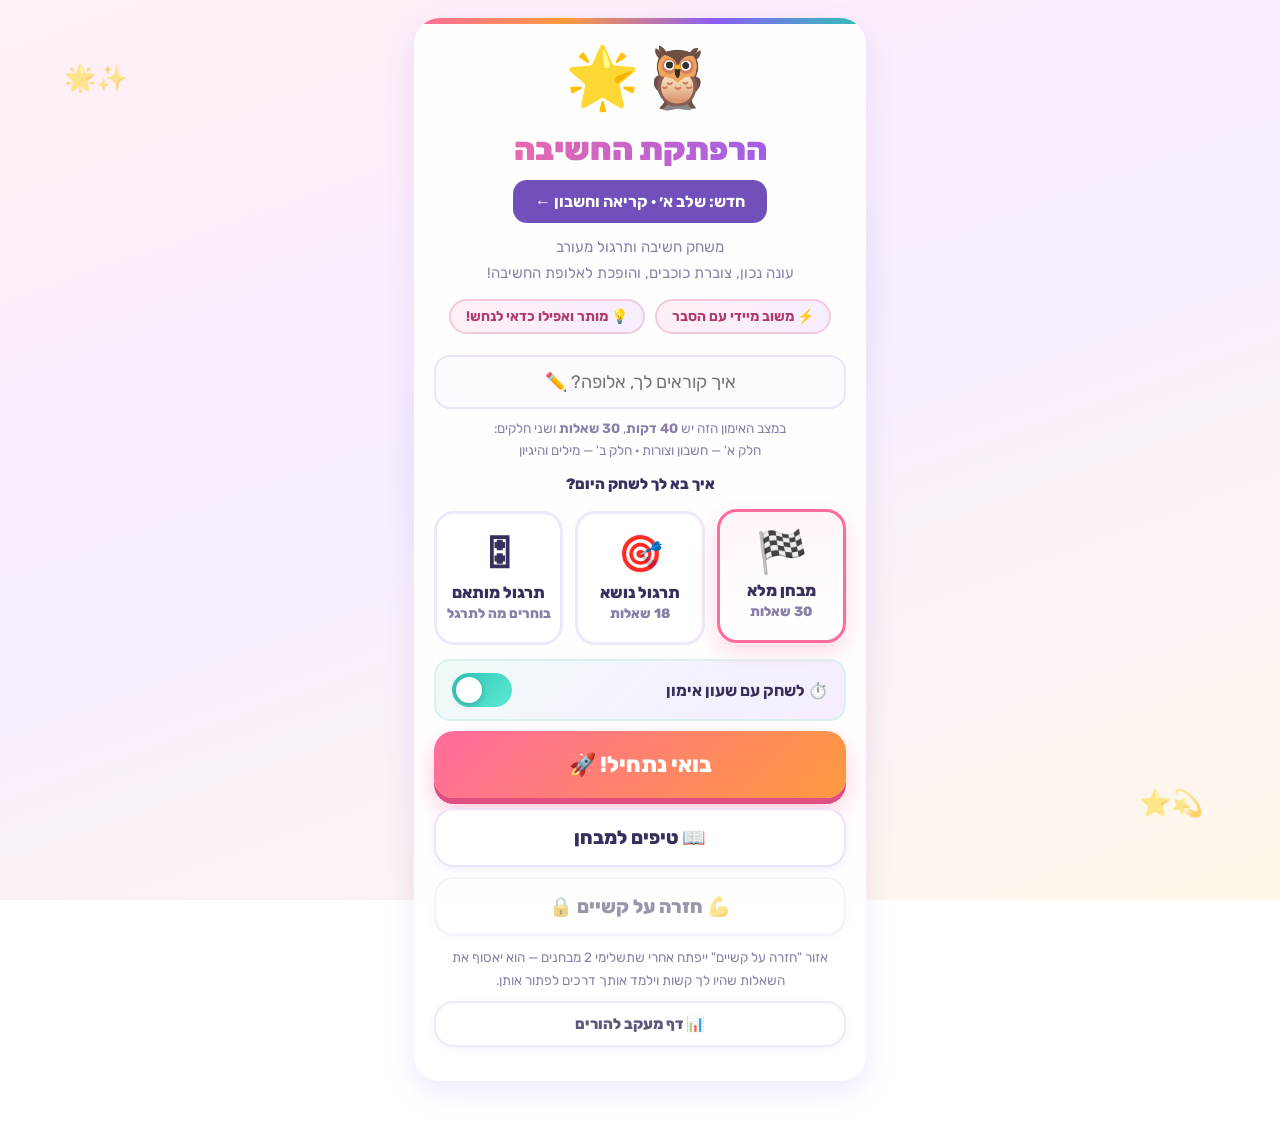
<file: index.html>
<!DOCTYPE html>
<html lang="he" dir="rtl">
<head>
<meta charset="UTF-8">
<meta name="viewport" content="width=device-width, initial-scale=1.0, maximum-scale=1.0, user-scalable=no">
<link rel="preconnect" href="https://fonts.googleapis.com">
<link rel="preconnect" href="https://fonts.gstatic.com" crossorigin>
<link href="https://fonts.googleapis.com/css2?family=Rubik:wght@400;600;700;800;900&display=swap" rel="stylesheet">
<title>הרפתקת החשיבה 🌟 תרגול למבחן המחוננים</title>
<style>
:root{
  --ink:#3A2E5C; --muted:#8B7FA8;
  --pink:#FF6B9D; --pink-d:#E14E82;
  --orange:#FF9A3D; --orange-d:#E57F1F;
  --purple:#8B5CF6; --purple-d:#6D3FD4;
  --teal:#2EC4B6; --teal-d:#1FA598;
  --green:#34C759; --green-d:#1F9D44;
  --red:#FF5C7A; --amber:#FFC93D;
  --radius:26px;
  --shadow:0 10px 30px rgba(139,92,246,.14);
}
*{box-sizing:border-box;-webkit-tap-highlight-color:transparent;}
html,body{margin:0;padding:0;}
body{
  font-family:'Rubik','Segoe UI',Arial,sans-serif; color:var(--ink);
  min-height:100vh; display:flex; justify-content:center;
  background:linear-gradient(160deg,#FFF0F5 0%,#F6EDFF 45%,#FFF8E9 100%);
  background-attachment:fixed; overflow-x:hidden;
}
body::before,body::after{
  position:fixed; z-index:0; pointer-events:none; opacity:.55;
  font-size:26px; animation:drift 9s ease-in-out infinite;
}
body::before{content:"\2728 \1F31F"; top:7%; left:5%;}
body::after{content:"\1F4AB \2B50"; bottom:9%; right:6%; animation-delay:-4.5s;}
@keyframes drift{0%,100%{transform:translateY(0) rotate(-8deg);}50%{transform:translateY(-18px) rotate(8deg);}}
.ltr{direction:ltr;unicode-bidi:isolate;display:inline-block;}
#app{width:100%;max-width:480px;min-height:100vh;padding:18px 14px 44px;position:relative;z-index:1;}
.screen{display:none;animation:fadeUp .3s ease;}
.screen.active{display:block;}
@keyframes fadeUp{from{opacity:0;transform:translateY(12px);}to{opacity:1;transform:none;}}
.card{background:rgba(255,255,255,.94);border-radius:var(--radius);box-shadow:var(--shadow);
  padding:24px 20px;margin-bottom:16px;position:relative;overflow:hidden;}
.card::before{content:"";position:absolute;top:0;right:0;left:0;height:6px;
  background:linear-gradient(90deg,var(--pink),var(--orange),var(--purple),var(--teal));}
.center{text-align:center;}
.mascot{font-size:60px;line-height:1.2;margin-bottom:8px;animation:floaty 3s ease-in-out infinite;display:inline-block;}
@keyframes floaty{0%,100%{transform:translateY(0);}50%{transform:translateY(-10px);}}
h1{font-size:32px;margin:8px 0 6px;font-weight:900;
  background:linear-gradient(90deg,var(--pink),var(--purple));-webkit-background-clip:text;background-clip:text;color:transparent;}
h2{font-size:23px;margin:6px 0 10px;color:var(--ink);font-weight:800;}
.sub{color:var(--muted);font-size:15px;line-height:1.7;}
.btn{display:block;width:100%;border:none;cursor:pointer;font-family:inherit;
  font-size:19px;font-weight:800;border-radius:20px;padding:16px 12px;margin:10px 0;
  transition:transform .1s ease,box-shadow .15s ease,filter .15s;}
.btn:active{transform:scale(.96);}
.btn-primary{background:linear-gradient(135deg,var(--pink),var(--orange));color:#fff;
  box-shadow:0 6px 0 var(--pink-d),0 12px 24px rgba(255,107,157,.35);}
.btn-primary:active{box-shadow:0 2px 0 var(--pink-d);transform:translateY(3px) scale(.98);}
.btn-navy{background:linear-gradient(135deg,#4C3A8C,#2E2358);color:#fff;box-shadow:0 6px 0 #241B45;}
.btn-teal{background:linear-gradient(135deg,#34D8C7,var(--teal));color:#fff;box-shadow:0 6px 0 var(--teal-d);}
.btn-ghost{background:#fff;color:var(--ink);border:2.5px solid #EDE4FB;box-shadow:0 3px 10px rgba(139,92,246,.08);}
.btn-big{font-size:22px;padding:20px 12px;}
.pill{display:inline-block;background:linear-gradient(135deg,#FFF0F5,#F6EDFF);border:2px solid #F5C9DC;color:#B23A6B;
  border-radius:999px;padding:7px 15px;font-size:14px;font-weight:700;margin:3px;}
.mode-row{display:flex;gap:12px;margin:14px 0;}
.mode-card{flex:1;background:#fff;border:3px solid #EFE7FB;border-radius:20px;padding:18px 8px;
  text-align:center;cursor:pointer;font-weight:800;font-size:16px;transition:all .18s;}
.mode-card .em{font-size:36px;display:block;margin-bottom:8px;transition:transform .18s;}
.mode-card.sel{border-color:var(--pink);background:linear-gradient(180deg,#FFF5F9,#fff);
  box-shadow:0 8px 22px rgba(255,107,157,.25);transform:translateY(-2px);}
.mode-card.sel .em{transform:scale(1.15);}
.inp{width:100%;font-family:inherit;font-size:18px;border-radius:16px;border:2.5px solid #EDE4FB;
  padding:14px;margin:8px 0;text-align:center;background:#FCFAFF;color:var(--ink);}
.inp:focus{outline:none;border-color:var(--pink);box-shadow:0 0 0 4px rgba(255,107,157,.15);}
.tgl-row{display:flex;align-items:center;justify-content:space-between;background:linear-gradient(135deg,#F0FAF9,#F6EDFF);
  border:2px solid #D9F2EE;border-radius:16px;padding:12px 16px;margin:10px 0;font-weight:700;}
.switch{position:relative;width:60px;height:34px;flex:none;}
.switch input{opacity:0;width:0;height:0;}
.slider{position:absolute;inset:0;background:#D8CDEB;border-radius:999px;transition:.2s;cursor:pointer;}
.slider:before{content:"";position:absolute;width:26px;height:26px;border-radius:50%;
  background:#fff;top:4px;right:4px;transition:.2s;box-shadow:0 2px 6px rgba(0,0,0,.2);}
.switch input:checked + .slider{background:linear-gradient(135deg,var(--teal),#5EEAD4);}
.switch input:checked + .slider:before{transform:translateX(-26px);}
.topic-grid{display:grid;grid-template-columns:1fr 1fr;gap:12px;}
.topic-card.off{opacity:.45;filter:grayscale(.7);}
.count-row{display:flex;gap:10px;margin:6px 0 4px;}
.count-btn{flex:1;padding:13px 4px;border:3px solid #EFE7FB;background:#fff;border-radius:16px;font-size:18px;font-weight:800;color:var(--navy);cursor:pointer;}
.count-btn.sel{border-color:var(--pink);background:linear-gradient(180deg,#FFF5F9,#fff);}
.topic-card{background:#fff;border:3px solid #EFE7FB;border-radius:20px;padding:20px 8px;
  text-align:center;cursor:pointer;transition:all .15s;}
.topic-card:active{transform:scale(.95);}
.topic-card .em{font-size:42px;filter:drop-shadow(0 4px 6px rgba(139,92,246,.25));}
.topic-card .t{font-weight:800;font-size:16px;margin:8px 0 4px;}
.topic-card .s{color:#F5A623;font-size:15px;letter-spacing:2px;}
.quiz-top{display:flex;align-items:center;gap:12px;margin-bottom:10px;}
.timer-wrap{position:relative;width:68px;height:68px;flex:none;filter:drop-shadow(0 4px 8px rgba(139,92,246,.2));}
.timer-wrap svg{transform:rotate(-90deg);}
.timer-num{position:absolute;inset:0;display:flex;align-items:center;justify-content:center;font-weight:800;font-size:15px;}
.qmeta{flex:1;}
.qcount{font-weight:800;font-size:16px;color:var(--ink);}
.qtag{display:inline-block;font-size:13px;font-weight:700;color:#0F766E;background:linear-gradient(135deg,#D9F7F3,#E9FBF8);
  border-radius:999px;padding:4px 13px;margin-top:5px;}
.bar{height:12px;background:#F1E8FA;border-radius:999px;overflow:hidden;margin:10px 0 16px;
  box-shadow:inset 0 2px 4px rgba(0,0,0,.06);}
.bar > div{height:100%;background:linear-gradient(90deg,var(--pink),var(--orange),var(--amber),var(--teal));
  border-radius:999px;transition:width .35s ease;}
.qtext{font-size:22px;font-weight:800;line-height:1.75;margin:8px 0 16px;color:var(--ink);}
.answers{display:grid;grid-template-columns:1fr 1fr;gap:12px;}
.ans{background:#fff;border:3px solid #EFE7FB;border-radius:20px;min-height:80px;
  font-family:inherit;font-size:18px;font-weight:700;color:var(--ink);cursor:pointer;
  padding:12px 8px;display:flex;align-items:center;justify-content:center;gap:8px;
  transition:transform .1s,border .15s,background .15s,box-shadow .15s;box-shadow:0 3px 10px rgba(139,92,246,.07);}
.ans:active{transform:scale(.95);}
.ans .ltr-badge{background:linear-gradient(135deg,var(--purple),#B388FF);color:#fff;font-weight:800;border-radius:12px;
  width:32px;height:32px;display:inline-flex;align-items:center;justify-content:center;flex:none;font-size:17px;}
.ans.correct{background:#E9FBEF;border-color:var(--green);box-shadow:0 0 0 4px rgba(52,199,89,.2);animation:pop .35s;}
.ans.wrong{background:#FFEDF1;border-color:var(--red);animation:shake .4s;}
.ans.reveal{background:#E9FBEF;border-color:var(--green);box-shadow:0 0 0 4px rgba(52,199,89,.2);}
.ans:disabled{cursor:default;}
.ans.dim{opacity:.5;}
@keyframes pop{0%{transform:scale(1);}40%{transform:scale(1.07) rotate(-1deg);}70%{transform:scale(.98);}100%{transform:scale(1);}}
@keyframes shake{20%,60%{transform:translateX(-7px);}40%,80%{transform:translateX(7px);}}
.quiz-tools{display:flex;gap:10px;margin-top:12px;}
.tool-btn{flex:1;border:2.5px dashed #E3B7CB;background:#FFF7FA;border-radius:16px;
  padding:13px 6px;font-family:inherit;font-size:15px;font-weight:800;color:#B23A6B;cursor:pointer;transition:transform .1s;}
.tool-btn:active{transform:scale(.95);}
.tool-btn.armed{background:#FFE8EE;border-color:#E91E63;color:#C2185B;}
#hint-box{display:none;background:linear-gradient(135deg,#FFF9E0,#FFF3C9);border:2px solid var(--amber);border-radius:16px;
  padding:13px 15px;margin-top:12px;font-size:15px;line-height:1.75;animation:fadeUp .25s;}
#hint-box b{color:#9A6B00;}
#feedback{display:none;border-radius:20px;padding:17px;margin-top:14px;animation:fadeUp .3s;}
#feedback.good{background:#E9FBEF;border:2.5px solid var(--green);box-shadow:0 6px 18px rgba(52,199,89,.18);}
#feedback.bad{background:#FFF6E8;border:2.5px solid var(--amber);box-shadow:0 6px 18px rgba(255,201,61,.2);}
#feedback .fb-title{font-size:20px;font-weight:800;margin-bottom:6px;}
#feedback.good .fb-title{color:#1F9D44;}
#feedback.bad .fb-title{color:#9A6B00;}
#feedback .fb-text{font-size:15.5px;line-height:1.75;}
.guess-line{text-align:center;color:var(--muted);font-size:14px;margin-top:12px;font-weight:600;}
.skip-item{display:flex;align-items:center;justify-content:space-between;background:#fff;
  border:2.5px solid #EFE7FB;border-radius:16px;padding:13px;margin:8px 0;font-weight:700;box-shadow:0 3px 10px rgba(139,92,246,.06);}
.stars{font-size:56px;letter-spacing:8px;margin:10px 0;}
.stars span{display:inline-block;animation:starpop .5s backwards;}
.stars span:nth-child(2){animation-delay:.15s;}
.stars span:nth-child(3){animation-delay:.3s;}
@keyframes starpop{from{transform:scale(0) rotate(-30deg);opacity:0;}to{transform:scale(1) rotate(0);opacity:1;}}
.stars .off{filter:grayscale(1);opacity:.3;animation:none;}
.score-big{font-size:46px;font-weight:900;
  background:linear-gradient(90deg,var(--pink),var(--purple));-webkit-background-clip:text;background-clip:text;color:transparent;}
.topic-row{display:flex;justify-content:space-between;align-items:center;background:#fff;border:2px solid #F1E8FA;
  border-radius:14px;padding:11px 15px;margin:7px 0;font-weight:700;font-size:15px;}
.strategy{background:linear-gradient(135deg,#F0FAF9,#F6EDFF);border:2px solid #C9EDE8;border-radius:16px;padding:13px 15px;
  margin:10px 0;font-size:15px;line-height:1.85;}
.strategy b{color:#0F766E;}
.locked{opacity:.5;}
.note{font-size:13.5px;color:var(--muted);line-height:1.65;}
.kbd-hint{font-size:13px;color:var(--muted);text-align:center;margin-top:6px;}
.confetti{position:fixed;width:10px;height:14px;z-index:9999;pointer-events:none;border-radius:3px;
  animation:confall 1.1s ease-in forwards;}
@keyframes confall{to{transform:translateY(46vh) rotate(720deg);opacity:0;}}
@media (max-width:360px){.qtext{font-size:19px;}.ans{font-size:16px;min-height:72px;}}
</style>
</head>
<body>
<div id="app">

  <!-- מסך פתיחה -->
  <div class="screen active" id="scr-welcome">
    <div class="card center">
      <div class="mascot">🦉🌟</div>
      <h1>הרפתקת החשיבה</h1>
      <p style="margin:12px 0"><a href="stage-a.html" style="display:inline-block;background:#7150bc;color:white;padding:12px 22px;border-radius:14px;font-weight:bold;text-decoration:none">חדש: שלב א׳ · קריאה וחשבון ←</a></p>
      <div class="sub">משחק חשיבה ותרגול מעורב<br>עונה נכון, צוברת כוכבים, והופכת לאלופת החשיבה!</div>
      <div style="margin:10px 0">
        <span class="pill">⚡ משוב מיידי עם הסבר</span>
        <span class="pill">💡 מותר ואפילו כדאי לנחש!</span>
      </div>
      <input class="inp" id="inp-name" placeholder="איך קוראים לך, אלופה? ✏️" maxlength="20">
      <div class="note center" style="margin-bottom:10px;">במצב האימון הזה יש <b>40 דקות</b>, <b>30 שאלות</b> ושני חלקים:<br>חלק א' — חשבון וצורות · חלק ב' — מילים והיגיון</div>
      <div class="sub" style="font-weight:800; color:var(--navy); margin-top:6px;">איך בא לך לשחק היום?</div>
      <div class="mode-row">
        <div class="mode-card sel" data-mode="full"><span class="em">🏁</span>מבחן מלא<br><span class="note">30 שאלות</span></div>
        <div class="mode-card" data-mode="topic"><span class="em">🎯</span>תרגול נושא<br><span class="note">18 שאלות</span></div>
        <div class="mode-card" data-mode="custom"><span class="em">🎛</span>תרגול מותאם<br><span class="note">בוחרים מה לתרגל</span></div>
      </div>
      <div class="tgl-row">
        <span>⏱️ לשחק עם שעון אימון</span>
        <label class="switch"><input type="checkbox" id="tgl-timer" checked><span class="slider"></span></label>
      </div>
      <button class="btn btn-primary btn-big" id="btn-start">בואי נתחיל! 🚀</button>
      <button class="btn btn-ghost" id="btn-guide">📖 טיפים למבחן</button>
      <button class="btn btn-ghost" id="btn-difficulties">💪 חזרה על קשיים <span id="diff-badge"></span></button>
      <div class="note" id="diff-note">אזור "חזרה על קשיים" ייפתח אחרי שתשלימי 2 מבחנים — הוא יאסוף את השאלות שהיו לך קשות וילמד אותך דרכים לפתור אותן.</div>
      <button class="btn btn-ghost" id="btn-parents" style="font-size:15px;padding:12px;opacity:.8">📊 דף מעקב להורים</button>
    </div>
  </div>

  <!-- בחירת נושא -->
  <div class="screen" id="scr-topics">
    <div class="card">
      <h2 class="center">🎯 בחרי נושא לתרגול</h2>
      <div class="topic-grid" id="topic-grid"></div>
      <button class="btn btn-ghost" id="btn-back-w1">↩ חזרה</button>
    </div>
  </div>

  <!-- תרגול מותאם אישית -->
  <div class="screen" id="scr-custom">
    <div class="card">
      <h2 class="center">🎛 תרגול בהתאמה אישית</h2>
      <div class="sub center">בחרי נושאים וכמה שאלות — ואנחנו נרכיב לך תרגול!</div>
      <div class="sub" style="font-weight:800;">אילו נושאים?</div>
      <div class="topic-grid" id="custom-topics"></div>
      <div class="sub" style="font-weight:800; margin-top:14px;">כמה שאלות?</div>
      <div class="count-row" id="custom-counts">
        <button class="count-btn" data-n="10">10</button>
        <button class="count-btn sel" data-n="15">15</button>
        <button class="count-btn" data-n="20">20</button>
        <button class="count-btn" data-n="30">30</button>
      </div>
      <div class="note center" id="custom-warn" style="display:none;color:#C2185B;font-weight:700;">בחרי לפחות נושא אחד ☝️</div>
      <button class="btn btn-primary btn-big" id="btn-custom-go">ממשיכים! 🚀</button>
      <button class="btn btn-ghost" id="btn-back-custom">↩ חזרה</button>
    </div>
  </div>

  <!-- מדריך -->
  <div class="screen" id="scr-guide">
    <div class="card">
      <h2 class="center">📖 טיפים של אלופות למבחן</h2>
      <div class="strategy"><b>1. קראי פעמיים 👀</b><br>בפעם הראשונה מבינים על מה השאלה, בפעם השנייה מסמנים בראש את הנתונים החשובים.</div>
      <div class="strategy"><b>2. פסלי תשובות ✂️</b><br>תשובה שנראית מוזרה או לא קשורה? פסלי אותה מיד — ככה הניחוש שלך הופך לחכם יותר.</div>
      <div class="strategy"><b>3. דילוג חכם ⏭️</b><br>שאלה קשה? לחצי "דלג" והמשיכי הלאה. בסוף תחזרי אליה בראש שקט — לפעמים התשובה צצה לבד אחר כך.</div>
      <div class="strategy"><b>4. אף פעם לא להשאיר ריק! ⭐</b><br>אין הורדת נקודות על טעות — אז תמיד, תמיד לנחש. ניחוש נכון שווה נקודה שלמה!</div>
      <div class="strategy"><b>5. נהלי את הזמן ⏱️</b><br>שימי לב לשעון. אם נשארו 5 דקות ויש 10 שאלות — זה הזמן לנחש מהר ולא להתעכב.</div>
      <button class="btn btn-navy" id="btn-back-w2">הבנתי, בואי נשחק! 🚀</button>
    </div>
  </div>

  <!-- מסך שאלה -->
  <div class="screen" id="scr-quiz">
    <div class="card">
      <div class="quiz-top">
        <div class="timer-wrap" id="timer-wrap">
          <svg width="64" height="64" viewBox="0 0 64 64">
            <circle cx="32" cy="32" r="26" fill="none" stroke="#F0E6D6" stroke-width="7"/>
            <circle id="timer-ring" cx="32" cy="32" r="26" fill="none" stroke="#2EC4B6" stroke-width="7"
              stroke-linecap="round" stroke-dasharray="163.3" stroke-dashoffset="0"/>
          </svg>
          <div class="timer-num ltr" id="timer-text">40:00</div>
        </div>
        <div class="qmeta">
          <div class="qcount" id="q-count">שאלה 1 מתוך 30</div>
          <div class="bar"><div id="q-bar-fill" style="width:0%"></div></div>
          <span class="qtag" id="q-topic">🔢 סדרות ומספרים</span>
        </div>
      </div>
      <div class="qtext" id="q-text"></div>
      <div class="answers" id="answers"></div>
      <div id="hint-box"></div>
      <div class="quiz-tools">
        <button class="tool-btn" id="btn-hint">💡 איך ניגשים?</button>
        <button class="tool-btn" id="btn-skip">⏭ דלגי וחזרי אחר כך</button>
        <button class="tool-btn" id="btn-quit">🏠 ראשי</button>
      </div>
      <div id="feedback">
        <div class="fb-title" id="fb-title"></div>
        <div class="fb-text" id="fb-text"></div>
        <button class="btn btn-navy" id="btn-next" style="margin-bottom:0">לשאלה הבאה ←</button>
      </div>
      <div class="guess-line" id="guess-line">לא בטוחה? נחשי! אולי תגלי שידעת 💫</div>
    </div>
  </div>

  <!-- מעבר בין חלקי המבחן -->
  <div class="screen" id="scr-half">
    <div class="card center">
      <div class="mascot">🎉</div>
      <h2>סיימת את חלק החשבון!</h2>
      <div class="sub">כל הכבוד! עכשיו עוברים לחלק ב' —<br>מילים, הבנת הנקרא והיגיון 💪<br><br>אלה הגדרות אימון בלבד, לא תיאור רשמי של הבחינה.</div>
      <button class="btn btn-primary btn-big" id="btn-half-go">ממשיכים לחלק ב'! 🚀</button>
    </div>
  </div>

  <!-- שאלות שדולגו -->
  <div class="screen" id="scr-skipped">
    <div class="card">
      <h2 class="center">⏭ שאלות שדילגת עליהן</h2>
      <div class="sub center">כל הכבוד שלא נתקעת! עכשיו חזרי אליהן בראש שקט.<br>זכרי: אסור להשאיר שאלה ריקה — נחשי!</div>
      <div id="skipped-list"></div>
      <button class="btn btn-primary btn-big" id="btn-to-summary">סיימתי לענות על הכל! 🏁</button>
      <div class="note center" id="skipped-note"></div>
    </div>
  </div>

  <!-- סיכום -->
  <div class="screen" id="scr-summary">
    <div class="card center">
      <div class="mascot" id="sum-mascot">🦉</div>
      <h2 id="sum-title">כל הכבוד!</h2>
      <div class="stars" id="sum-stars"></div>
      <div class="score-big"><span id="sum-score">0</span><span style="font-size:20px; color:var(--muted)"> / <span id="sum-total">30</span></span></div>
      <div class="sub" id="sum-msg"></div>
      <div id="sum-topics" style="text-align:right; margin-top:10px;"></div>
      <div class="sub" id="sum-time" style="margin-top:8px;"></div>
      <div style="margin-top:14px;">
        <button class="btn btn-primary" id="btn-again">🔁 לשחק שוב</button>
        <button class="btn btn-teal" id="btn-diff2">💪 חזרה על קשיים</button>
        <button class="btn btn-ghost" id="btn-topics2">🎯 נושא אחר</button>
        <button class="btn btn-ghost" id="btn-home">🏠 למסך הראשי</button>
      </div>
    </div>
  </div>

  <!-- חזרה על קשיים -->
  <div class="screen" id="scr-review">
    <div class="card">
      <h2 class="center">💪 חזרה על קשיים</h2>
      <div class="sub center" id="rev-sub">אספתי את השאלות שהיו לך הכי קשות. בואי נלמד דרך לנצח כל אחת מהן!</div>
      <div id="rev-body"></div>
      <button class="btn btn-ghost" id="btn-home2">🏠 למסך הראשי</button>
    </div>
  </div>

  <!-- דף הכנה -->
  <div class="screen" id="scr-prep">
    <div class="card">
      <div class="mascot">🎮</div>
      <h2 class="center">לפני שמתחילים — איך משחקים?</h2>
      <div class="sub center" id="prep-info"></div>
      <div class="strategy"><b>❓ עונים</b> על כל שאלה — לוחצים על אחת מ-4 התשובות.</div>
      <div class="strategy"><b>💡 לא בטוחה?</b> לוחצים "איך ניגשים?" — מקבלים טיפ שעוזר לחשוב, בלי התשובה.</div>
      <div class="strategy"><b>⏭ שאלה קשה?</b> לוחצים "דלגי" וממשיכים — חוזרים אליה בסוף.</div>
      <div class="strategy"><b>🤔 תמיד לנחש!</b> אף פעם לא משאירים שאלה ריקה — ניחוש חכם יכול להיות נכון.</div>
      <div class="strategy"><b>⭐ בסוף</b> מקבלים כוכבים ורואים איך היה בכל נושא.</div>
      <button class="btn btn-primary btn-big" id="btn-prep-go">הבנתי, בואי נשחק! 🚀</button>
      <button class="btn btn-ghost" id="btn-prep-back">↩ חזרה</button>
    </div>
  </div>

  <!-- דף מעקב להורים -->
  <div class="screen" id="scr-parents">
    <div class="card">
      <h2 class="center">📊 דף מעקב להורים</h2>
      <div class="sub center">כך הילדה מתקדמת — נשמר על האייפד הזה, גם אחרי סגירה:</div>
      <div class="topic-row"><span>🎯 תרגולים שהושלמו</span><span class="ltr" id="par-tests">0</span></div>
      <div class="topic-row"><span>📈 ציון ממוצע</span><span class="ltr" id="par-avg">—</span></div>
      <div class="topic-row"><span>🏆 ציון הכי טוב</span><span class="ltr" id="par-best">—</span></div>
      <div class="topic-row"><span>⏱️ סך זמן תרגול</span><span class="ltr" id="par-time">—</span></div>
      <div class="topic-row"><span>💪 שאלות קשות שנאספו</span><span class="ltr" id="par-diff">0</span></div>
      <h3>📚 דיוק לפי נושא</h3>
      <div id="par-topics"></div>
      <h3>🕘 היסטוריה</h3>
      <div id="par-history"></div>
      <button class="btn btn-ghost" id="btn-reset">🗑️ איפוס נתוני מעקב</button>
      <button class="btn btn-teal" id="btn-back-par">↩ חזרה</button>
    </div>
  </div>

</div>
<script>
"use strict";
/* ====== נתונים ====== */
const TOPICS = {
  numbers:{name:"סדרות ומספרים", icon:"🔢"},
  shapes:{name:"צורות ותבניות", icon:"🔷"},
  words:{name:"מילים והיגיון מילולי", icon:"💬"},
  logic:{name:"בעיות מילוליות ולוגיקה", icon:"🧩"}
};
const LETTERS=["א","ב","ג","ד"];
const PRAISE=["כל הכבוד! 🌟","מדהים! 🎉","אלופה! 💪","נכון מאוד! ✨","יש! 🎯"];
const COMFORT=["ניסיון יפה! בואי נראה איך חושבים על זה 💡","לא נורא בכלל! ככה לומדים 🌱","קרוב! בואי נבין ביחד 🤗"];
const QUESTIONS=[
/* ===== נושא 1: סדרות ומספרים ===== */
{id:"n1",topic:"numbers",q:'השלימי את הסדרה: <span class="ltr">2, 4, 6, 8, __</span>',options:["9","10","12","7"],correct:1,explain:"כל מספר גדול ב-2 מהקודם: 8+2=10.",hint:"בדקי מה הקפיצה בין כל שני מספרים סמוכים — היא נשארת קבועה."},
{id:"n2",topic:"numbers",q:'השלימי את הסדרה: <span class="ltr">5, 10, 15, __</span>',options:["18","16","20","25"],correct:2,explain:"קפיצות של 5: 15+5=20.",hint:"זו סדרת הקפיצות של 5 — כמו לספור על האצבעות בחמישיות."},
{id:"n3",topic:"numbers",q:'השלימי את הסדרה: <span class="ltr">1, 3, 5, 7, __</span>',options:["8","9","10","11"],correct:1,explain:"מספרים אי-זוגיים עולים: אחרי 7 בא 9.",hint:"שימי לב — כל המספרים בסדרה אי-זוגיים. מה האי-זוגי הבא אחרי 7?"},
{id:"n4",topic:"numbers",q:'השלימי את הסדרה: <span class="ltr">10, 20, 30, __</span>',options:["35","40","45","50"],correct:1,explain:"קפיצות של 10: 30+10=40.",hint:"איזו קפיצה יש בין 10 ל-20? המשיכי באותה קפיצה."},
{id:"n5",topic:"numbers",q:'השלימי את הסדרה: <span class="ltr">3, 6, 9, __</span>',options:["10","11","12","15"],correct:2,explain:"קפיצות של 3: 9+3=12.",hint:"חשבי: 3+3=6, 6+3=9… מה בא אחר כך?"},
{id:"n6",topic:"numbers",q:'השלימי את הסדרה היורדת: <span class="ltr">20, 18, 16, __</span>',options:["12","14","15","10"],correct:1,explain:"יורדים ב-2 בכל פעם: 16-2=14.",hint:"הסדרה יורדת — בדקי בכמה יורדים בכל צעד."},
{id:"n7",topic:"numbers",q:'השלימי את הסדרה: <span class="ltr">1, 2, 4, 8, __</span>',options:["10","12","14","16"],correct:3,explain:"כל מספר כפול 2 מהקודם: 8×2=16.",hint:"כאן הקפיצה לא קבועה — בדקי מה הקשר בין כל מספר לקודם לו. רמז: כפל."},
{id:"n8",topic:"numbers",q:'איזה מספר חסר? <span class="ltr">7 + __ = 12</span>',options:["4","5","6","19"],correct:1,explain:"7+5=12, אז חסר 5.",hint:"שאלי את עצמך: כמה צריך להוסיף ל-7 כדי להגיע ל-12? אפשר לספור קדימה מ-7."},
{id:"n9",topic:"numbers",q:'איזה מספר חסר? <span class="ltr">__ − 4 = 9</span>',options:["5","9","13","14"],correct:2,explain:"13−4=9, אז המספר החסר הוא 13.",hint:"הפכי את התרגיל: איזה מספר פחות 4 נותן 9? נסי לחבר: 9+4=?"},
{id:"n10",topic:"numbers",q:"איזה מספר הוא זוגי?",options:["3","7","12","9"],correct:2,explain:"12 מתחלק ב-2 בלי שארית — הוא זוגי.",hint:"מספר זוגי מסתיים ב-0, 2, 4, 6 או 8. בדקי את הספרה האחרונה."},
{id:"n11",topic:"numbers",q:"איזה מספר הוא אי-זוגי?",options:["4","8","11","20"],correct:2,explain:"11 מסתיים ב-1 — הוא אי-זוגי.",hint:"מספר אי-זוגי מסתיים ב-1, 3, 5, 7 או 9."},
{id:"n12",topic:"numbers",q:'השלימי את הסדרה: <span class="ltr">100, 90, 80, __</span>',options:["60","70","75","85"],correct:1,explain:"יורדים ב-10: 80−10=70.",hint:"זו סדרה יורדת בעשרות. המשיכי לרדת באותו קצב."},
{id:"n13",topic:"numbers",q:'כמה זה <span class="ltr">5 × 2</span>?',options:["7","10","12","15"],correct:1,explain:"5×2 זה 5+5=10.",hint:"כפל הוא חיבור חוזר: 5 ועוד 5."},
{id:"n14",topic:"numbers",q:"כמה זה חצי מ-14?",options:["6","7","8","12"],correct:1,explain:"14 לחלק ל-2 שווה 7.",hint:"חצי מ-14: איזה מספר ועוד עצמו נותן 14?"},
{id:"n15",topic:"numbers",q:'השלימי את הסדרה: <span class="ltr">4, 8, 12, __</span>',options:["14","15","16","20"],correct:2,explain:"קפיצות של 4: 12+4=16.",hint:"זו לוח הכפל של 4: 4, 8, 12… מה בא אחר כך?"},
{id:"n16",topic:"numbers",q:"איזה מספר גדול מ-47 אבל קטן מ-52?",options:["53","46","50","44"],correct:2,explain:"50 נמצא בין 47 ל-52.",hint:"פסלי תשובות: מה גדול מדי? מה קטן מדי? מה נשאר?"},
{id:"n17",topic:"numbers",q:'השלימי את הסדרה: <span class="ltr">9, 7, 5, __</span>',options:["4","3","2","6"],correct:1,explain:"יורדים ב-2: 5−2=3.",hint:"סדרה יורדת של אי-זוגיים. לכי אחורה בצעדים של 2."},
{id:"n18",topic:"numbers",q:'כמה זה <span class="ltr">3 + 3 + 3 + 3</span>?',options:["9","10","12","15"],correct:2,explain:"ארבע פעמים 3 זה 12.",hint:"ספרי כמה פעמים מופיע 3, ואז חשבי: 4 פעמים 3."},
/* ===== נושא 2: צורות ותבניות ===== */
{id:"s1",topic:"shapes",q:'מה בא אחר כך? <span class="ltr">🔺 🔵 🔺 🔵 🔺 __</span>',options:["🔵","🔺","⭐","🟢"],correct:0,explain:"הצורות מתחלפות: משולש, עיגול, משולש, עיגול… אחרי 🔺 בא 🔵.",hint:"חפשי תבנית חוזרת: מה בא אחרי כל 🔺?"},
{id:"s2",topic:"shapes",q:'מה בא אחר כך? <span class="ltr">⭐ ⭐ 🌙 ⭐ ⭐ 🌙 ⭐ __</span>',options:["⭐","🌙","🌈","☁️"],correct:0,explain:"התבנית היא שני כוכבים וירח, שחוזרת על עצמה.",hint:"חלקי לקבוצות קטנות זהות — איזו קבוצה חוזרת?"},
{id:"s3",topic:"shapes",q:'הביטי בשורה: <span class="ltr">🔴 🔴 🟥 🔴</span> איזו צורה שונה מהאחרות?',options:["🔴","🟥","🔵","🟢"],correct:1,explain:"שלוש צורות הן עיגולים ורק אחת היא ריבוע.",hint:"מה משותף לשלוש מהצורות? חפשי את זו שלא מתאימה."},
{id:"s4",topic:"shapes",q:'מה בא אחר כך? <span class="ltr">🟢🟢 🔴 🟢🟢 🔴 🟢🟢 __</span>',options:["🔴","🟢","🟡","🔵"],correct:0,explain:"התבנית: שני ירוקים ואדום אחד, שוב ושוב.",hint:"ספרי כמה ירוקים באים לפני כל אדום."},
{id:"s5",topic:"shapes",q:'כמה עיגולים כחולים יש כאן? <span class="ltr">🔵 🔴 🔵 🟢 🔵</span>',options:["2","3","4","5"],correct:1,explain:"יש שלושה עיגולים כחולים.",hint:"ספרי לאט, אחד אחד, רק את הכחולים — דלגי על הצבעים האחרים."},
{id:"s6",topic:"shapes",q:'מה בא אחר כך? <span class="ltr">⬛ ⬜ ⬛ ⬜ ⬛ __</span>',options:["⬜","⬛","🟫","🔶"],correct:0,explain:"ריבוע שחור ולבן מתחלפים — אחרי שחור בא לבן.",hint:"זו תבנית של שניים שמתחלפים. מה היה לפני כל לבן?"},
{id:"s7",topic:"shapes",q:'הביטי בשורה: <span class="ltr">🍎 🍎 🍎 🍐</span> איזה פרי שונה?',options:["🍎","🍐","🍇","🍊"],correct:1,explain:"שלושה תפוחים אדומים ואגס אחד ירוק.",hint:"שלושה דומים ואחד שונה — מה מייחד את השונה?"},
{id:"s8",topic:"shapes",q:'מה בא אחר כך? <span class="ltr">🔴 🟡 🟢 🔴 🟡 🟢 🔴 __</span>',options:["🟡","🔴","🟢","🔵"],correct:0,explain:"התבנית בת שלושה צבעים חוזרת: אדום, צהוב, ירוק.",hint:"מצאי את היחידה החוזרת — שלושה צבעים בסדר קבוע."},
{id:"s9",topic:"shapes",q:'החיות מסודרות מהקטנה לגדולה: <span class="ltr">🐭 🐱 🐶 __</span> מי באה אחרונה?',options:["🐜","🐴","🐥","🐢"],correct:1,explain:"הסוס גדול מהכלב, אז הוא האחרון בסדר עולה.",hint:"חשבי איזו חיה הכי גדולה מכולן — היא סוגרת את השורה."},
{id:"s10",topic:"shapes",q:'מה בא אחר כך? <span class="ltr">🌸 🌸 🌼 🌸 🌸 🌼 🌸 __</span>',options:["🌸","🌼","🌺","🌻"],correct:0,explain:"שני פרחים ורודים ואז צהוב — התבנית חוזרת.",hint:"אחרי כל 🌼 כמה 🌸 באים? המשיכי באותו קצב."},
{id:"s11",topic:"shapes",q:'הביטי בשורה: <span class="ltr">⬛ ⬛ 🟥 ⬛</span> איזו צורה שונה?',options:["⬛","🟥","⬜","🔶"],correct:1,explain:"שלושה ריבועים שחורים וריבוע אדום אחד.",hint:"הצבע שונה, הצורה זהה — חפשי את הצבע היוצא דופן."},
{id:"s12",topic:"shapes",q:'מה בא אחר כך? <span class="ltr">🔺🔺 🔵 🔺🔺 🔵 🔺 __</span>',options:["🔺","🔵","⭐","🟢"],correct:0,explain:"שני משולשים ואז עיגול — התבנית חוזרת.",hint:"ספרי כמה 🔺 באים לפני כל 🔵."},
{id:"s13",topic:"shapes",q:'מה בא אחר כך? <span class="ltr">🌞 🌞 🌜 🌞 🌞 __</span>',options:["🌜","🌞","⭐","☁️"],correct:0,explain:"שתי שמשות ואז ירח — התבנית חוזרת.",hint:"כמה 🌞 באות לפני כל 🌜?"},
{id:"s14",topic:"shapes",q:"בשורה היו 7 כוכבים, ו-2 נמחקו. כמה כוכבים נשארו?",options:["4","5","6","9"],correct:1,explain:"7 פחות 2 שווה 5.",hint:"הפכי לסיפור חשבון: 7−2=?"},
{id:"s15",topic:"shapes",q:'מה בא אחר כך? <span class="ltr">🔴 🔵 🟢 🔴 🔵 __</span>',options:["🟢","🔴","🔵","🟡"],correct:0,explain:"שלושה צבעים בסדר קבוע שחוזר על עצמו.",hint:"כתבי בראש את הסדר: אדום, כחול, ירוק, אדום, כחול…"},
{id:"s16",topic:"shapes",q:'הביטי בשורה: <span class="ltr">🐘 🐘 🐭 🐘</span> איזו חיה שונה בגודל?',options:["🐘","🐭","🦒","🐳"],correct:1,explain:"שלושה פילים גדולים ועכבר אחד קטן.",hint:"כאן ההבדל הוא בגודל, לא בצורה. מי הזעיר בחבורה?"},
{id:"s17",topic:"shapes",q:'מה בא אחר כך? <span class="ltr">🍎 🍏 🍎 🍏 🍎 __</span>',options:["🍏","🍎","🍐","🍊"],correct:0,explain:"תפוח אדום ותפוח ירוק מתחלפים.",hint:"שני צבעים מתחלפים אחד אחרי השני."},
{id:"s18",topic:"shapes",q:'מה בא אחר כך? <span class="ltr">🔷 🔷 🔶 🔷 🔷 🔶 🔷 __</span>',options:["🔷","🔶","🔻","⬛"],correct:0,explain:"שני מעוינים כחולים ואחד כתום — התבנית חוזרת.",hint:"מצאי כמה 🔷 באים לפני כל 🔶."},
/* ===== נושא 3: מילים והיגיון מילולי ===== */
{id:"w1",topic:"words",q:'איזו מילה נרדפת ל"שמח"?',options:["עצוב","עליז","עייף","כועס"],correct:1,explain:'"עליז" פירושו שמח.',hint:"מילה נרדפת = מילה עם אותו פירוש. איזו מילה מרגישה כמו שמח?"},
{id:"w2",topic:"words",q:'מה ההפך מהמילה "גדול"?',options:["רחב","קטן","גבוה","ארוך"],correct:1,explain:'ההפך מגדול הוא קטן.',hint:"חשבי על פיל ועכבר — הפיל גדול, העכבר…?"},
{id:"w3",topic:"words",q:"אבא : בן = אמא : ___",options:["בת","אח","סבא","דוד"],correct:0,explain:"כמו שאבא הוא ההורה של הבן, אמא היא ההורה של הבת.",hint:"השלימי את הזוג: אבא הולך עם בן, אז אמא הולכת עם…?"},
{id:"w4",topic:"words",q:"יום : לילה = אור : ___",options:["שמש","חושך","בוקר","נר"],correct:1,explain:"כמו שהלילה הוא ההפך מהיום, החושך הוא ההפך מהאור.",hint:"כאן הקשר הוא הפכים. מה ההפך מאור?"},
{id:"w5",topic:"words",q:"איזו מילה שונה מהאחרות? תפוח, בננה, גזר, ענבים",options:["תפוח","בננה","גזר","ענבים"],correct:2,explain:"הגזר הוא ירק, וכל השאר פירות.",hint:"שלוש מהמילים שייכות לאותה קבוצה. מה אוכלים כקינוח ומה בארוחה?"},
{id:"w6",topic:"words",q:"איזו מילה שונה מהאחרות? כלב, חתול, דג, מכונית",options:["כלב","חתול","דג","מכונית"],correct:3,explain:"המכונית אינה בעל חיים.",hint:"שלוש הן יצורים חיים. מי לא נושמת?"},
{id:"w7",topic:"words",q:"ציפור : קן = דבורה : ___",options:["פרח","כוורת","דבש","עץ"],correct:1,explain:"הקן הוא הבית של הציפור, והכוורת היא הבית של הדבורה.",hint:"הקשר הוא 'בית של'. איפה גרה הדבורה?"},
{id:"w8",topic:"words",q:"ספר : קריאה = עיפרון : ___",options:["כתיבה","שינה","אכילה","ריצה"],correct:0,explain:"בספר קוראים, ובעיפרון כותבים.",hint:"מה עושים עם כל אחד מהם? ספר → קוראים, עיפרון → …?"},
{id:"w9",topic:"words",q:'איזו מילה נרדפת ל"מהר"?',options:["לאט","במהירות","בזהירות","בשקט"],correct:1,explain:'"במהירות" פירושו מהר.',hint:"חפשי את המילה עם אותו שורש: מ-ה-ר."},
{id:"w10",topic:"words",q:'מה ההפך מהמילה "קר"?',options:["קריר","חם","נעים","רטוב"],correct:1,explain:'ההפך מקר הוא חם.',hint:"חשבי על חורף מול קיץ."},
{id:"w11",topic:"words",q:'קראי את הקטע ועני: "אנה זק אוהבת לקרוא ספרים. כל ערב לפני השינה היא קוראת פרק אחד. אתמול היא סיימה ספר בן שבעה פרקים."<br>כמה ערבים קראה אנה זק את הספר?',options:["5","6","7","8"],correct:2,explain:"הספר בן שבעה פרקים, ובכל ערב היא קראה פרק אחד — אז שבעה ערבים.",hint:"חפשי בקטע שני מספרים: כמה פרקים בספר, וכמה פרקים בכל ערב."},
{id:"w12",topic:"words",q:'קראי את הקטע ועני: "אנה זק אוהבת לקרוא ספרים. כל ערב לפני השינה היא קוראת פרק אחד. אתמול היא סיימה ספר בן שבעה פרקים."<br>לפי הקטע: מתי אנה זק קוראת ספרים?',options:["בבוקר","בצהריים","בערב לפני השינה","באמצע הלילה"],correct:2,explain:'כתוב במפורש: "כל ערב לפני השינה".',hint:"התשובה כתובה מילה במילה בקטע — חפשי מתי."},
{id:"w13",topic:"words",q:'קראי את הקטע ועני: "בגן החיות גרים אריה אחד, שני קופים ותוכי אחד. הקופים אוהבים לאכול בננות."<br>כמה חיות יש בגן בסך הכל?',options:["3","4","5","6"],correct:1,explain:"1 אריה + 2 קופים + 1 תוכי = 4 חיות.",hint:"ספרי כל חיה: אריה אחד, ועוד שניים, ועוד אחד…"},
{id:"w14",topic:"words",q:'קראי את הקטע ועני: "בגן החיות גרים אריה אחד, שני קופים ותוכי אחד. הקופים אוהבים לאכול בננות."<br>לפי הקטע: מה אוהבים הקופים לאכול?',options:["תפוחים","בננות","גזר","לחם"],correct:1,explain:'כתוב במפורש: "הקופים אוהבים לאכול בננות".',hint:"התשובה במשפט האחרון של הקטע."},
{id:"w15",topic:"words",q:"איזו מילה שונה מהאחרות? כיסא, שולחן, מיטה, תפוח",options:["כיסא","שולחן","מיטה","תפוח"],correct:3,explain:"התפוח הוא פרי, וכל השאר רהיטים.",hint:"שלוש מהמילים נמצאות בחדר. איפה לא יושבים ולא ישנים?"},
{id:"w16",topic:"words",q:"דג : מים = ציפור : ___",options:["קן","שמיים","עץ","אדמה"],correct:1,explain:"הדג חי במים, והציפור עפה בשמיים.",hint:"הקשר הוא 'איפה חי'. איפה חיה הציפור?"},
{id:"w17",topic:"words",q:'איזו מילה נרדפת ל"יפה"?',options:["מכוער","נאה","גדול","חזק"],correct:1,explain:'"נאה" פירושו יפה.',hint:"פסלי את ההפך (מכוער) ואת הלא-קשורות."},
{id:"w18",topic:"words",q:"רופא : חולים = מורה : ___",options:["תלמידים","ספרים","כיתה","לוח"],correct:0,explain:"הרופא מטפל בחולים, והמורה מלמדת תלמידים.",hint:"הקשר הוא 'במי מטפל'. במי מטפלת המורה?"},
/* ===== נושא 4: בעיות מילוליות ולוגיקה ===== */
{id:"l1",topic:"logic",q:"לנועה קירל היו 5 תפוחים. אמא נתנה לה עוד 3 תפוחים. כמה תפוחים יש לנועה קירל עכשיו?",options:["7","8","9","10"],correct:1,explain:"5+3=8.",hint:"'נתנה לה עוד' אומר שמחברים. 5+3=?"},
{id:"l2",topic:"logic",q:"בכיתה יש 12 ילדים. 4 ילדים יצאו לחצר. כמה ילדים נשארו בכיתה?",options:["7","8","9","16"],correct:1,explain:"12−4=8.",hint:"'יצאו' אומר שמחסרים. 12−4=?"},
{id:"l3",topic:"logic",q:"לסטטיק היו 10 גולות. הוא נתן 4 גולות לחבר. כמה גולות נשארו לו?",options:["4","5","6","14"],correct:2,explain:"10−4=6.",hint:"נתן = פחות. 10−4=?"},
{id:"l4",topic:"logic",q:"על עץ ישבו 6 ציפורים. עוד 2 ציפורים הצטרפו אליהן. כמה ציפורים על העץ עכשיו?",options:["4","6","8","12"],correct:2,explain:"6+2=8.",hint:"'הצטרפו' אומר שמחברים."},
{id:"l5",topic:"logic",q:"בקופסה היו 9 עוגיות. אכלו 3 עוגיות. כמה עוגיות נשארו בקופסה?",options:["3","6","9","12"],correct:1,explain:"9−3=6.",hint:"'אכלו' אומר שמחסרים."},
{id:"l6",topic:"logic",q:'אנה זק קנתה מחברת ב-7 שקלים ושילמה בשטר של 10 שקלים. כמה עודף היא קיבלה?',options:["2 שקלים","3 שקלים","4 שקלים","17 שקלים"],correct:1,explain:"10−7=3 שקלים עודף.",hint:"עודף = מה ששילמה פחות המחיר: 10−7."},
{id:"l7",topic:"logic",q:"אמא חילקה 12 סוכריות שווה בשווה בין 3 ילדים. כמה סוכריות קיבל כל ילד?",options:["3","4","5","6"],correct:1,explain:"12 לחלק ל-3 שווה 4.",hint:"'שווה בשווה' אומר לחלק. איזה מספר כפול 3 נותן 12?"},
{id:"l8",topic:"logic",q:"סטטיק בן 8, ואחותו בת 5. בכמה שנים סטטיק גדול מאחותו?",options:["2","3","4","13"],correct:1,explain:"8−5=3 שנים.",hint:"הפרש גילים = הגדול פחות הקטן."},
{id:"l9",topic:"logic",q:"אגם בוחבוט גבוהה מסטטיק, וסטטיק גבוה מאנה זק. מי הגבוהה ביותר?",options:["אגם בוחבוט","סטטיק","אנה זק","אי אפשר לדעת"],correct:0,explain:"אגם בוחבוט גבוהה מסטטיק שגבוה מאנה זק — אז אגם בוחבוט הכי גבוהה.",hint:"סדרי בראש מהגבוה לנמוך: מי מעל מי?"},
{id:"l10",topic:"logic",q:"אנה זק כבדה מסטטיק, וסטטיק כבד מאודיה. מי הקל ביותר?",options:["אנה זק","סטטיק","אודיה","אי אפשר לדעת"],correct:2,explain:"אודיה הכי קלה, כי סטטיק כבד ממנה ואנה זק כבדה מסטטיק.",hint:"סדרי מהכבד לקל — מי בתחתית הרשימה?"},
{id:"l11",topic:"logic",q:"אם היום יום שני, איזה יום יהיה מחר?",options:["ראשון","שלישי","רביעי","שני"],correct:1,explain:"אחרי שני בא שלישי.",hint:"שירי את ימי השבוע בראש: ראשון, שני…"},
{id:"l12",topic:"logic",q:"אם אתמול היה יום חמישי, איזה יום היום?",options:["רביעי","חמישי","שישי","שבת"],correct:2,explain:"היום שאחרי חמישי הוא שישי.",hint:"מה בא אחרי חמישי?"},
{id:"l13",topic:"logic",q:"בשקית יש 4 כדורים אדומים ו-3 כדורים כחולים. כמה כדורים יש בשקית בסך הכל?",options:["5","6","7","12"],correct:2,explain:"4+3=7.",hint:"'בסך הכל' אומר לחבר את שתי הקבוצות."},
{id:"l14",topic:"logic",q:'אודיה קמה ב-7:00 וההסעה מגיעה ב-7:30. כמה דקות יש לה להתארגן?',options:["20 דקות","25 דקות","30 דקות","60 דקות"],correct:2,explain:"מ-7:00 עד 7:30 עוברות 30 דקות.",hint:"חצי שעה = 30 דקות."},
{id:"l15",topic:"logic",q:"סבא בן 70 ואבא בן 40. בכמה שנים סבא מבוגר מאבא?",options:["20","30","40","110"],correct:1,explain:"70−40=30 שנים.",hint:"הפרש = הגדול פחות הקטן: 70−40."},
{id:"l16",topic:"logic",q:"בחנות יש 5 מדפים, ועל כל מדף 2 ספרים. כמה ספרים יש בחנות?",options:["7","8","10","12"],correct:2,explain:"5 פעמים 2 שווה 10.",hint:"5 מדפים × 2 ספרים. אפשר לחבר: 2+2+2+2+2."},
{id:"l17",topic:"logic",q:"כל הכלבים אוהבים לטייל. רקסי הוא כלב. מה נכון לומר?",options:["רקסי אוהב לטייל","רקסי לא אוהב לטייל","רקסי הוא חתול","אי אפשר לדעת"],correct:0,explain:"אם כל הכלבים אוהבים לטייל ורקסי כלב — גם הוא אוהב לטייל.",hint:"הכלל חל על כולם, ורקסי הוא אחד מה'כולם'."},
{id:"l18",topic:"logic",q:"כל הציפורים עפות. התוכי הוא ציפור. מה נכון לומר?",options:["התוכי עף","התוכי שוחה","התוכי לא זז","אי אפשר לדעת"],correct:0,explain:"הכלל חל על כל הציפורים, והתוכי הוא ציפור.",hint:"כמו בשאלה הקודמת — החוק הכללי חל גם עליו."},
/* ===== תוספת: עוד 22 שאלות מספרים ===== */
{id:"n19",topic:"numbers",q:'השלימי את הסדרה: <span class="ltr">10, 20, 30, 40, __</span>',options:["45","50","55","60"],correct:1,explain:"קפיצות של 10: 40+10=50.",hint:"בכמה קופצים בכל פעם?"},
{id:"n20",topic:"numbers",q:'השלימי את הסדרה היורדת: <span class="ltr">30, 25, 20, 15, __</span>',options:["5","10","12","15"],correct:1,explain:"מחסרים 5 בכל פעם: 15−5=10.",hint:"הסדרה יורדת — בכמה בכל צעד?"},
{id:"n21",topic:"numbers",q:'השלימי את הסדרה: <span class="ltr">2, 4, 8, 16, __</span>',options:["24","30","32","36"],correct:2,explain:"מכפילים ב-2: 16×2=32.",hint:"כאן לא מוסיפים — מכפילים."},
{id:"n22",topic:"numbers",q:'איזה מספר חסר? <span class="ltr">9, 18, 27, __, 45</span>',options:["32","34","36","38"],correct:2,explain:"קפיצות של 9: 27+9=36.",hint:"בדקי את המרחק בין 9 ל-18."},
{id:"n23",topic:"numbers",q:'השלימי את הסדרה: <span class="ltr">6, 12, 18, 24, __</span>',options:["28","30","32","36"],correct:1,explain:"קפיצות של 6: 24+6=30.",hint:"איזו קפיצה חוזרת?"},
{id:"n24",topic:"numbers",q:'איזה מספר חסר? <span class="ltr">40, 36, 32, __, 24</span>',options:["26","28","30","34"],correct:1,explain:"מחסרים 4: 32−4=28.",hint:"יורדים תמיד באותו מרחק."},
{id:"n25",topic:"numbers",q:'השלימי את הסדרה: <span class="ltr">1, 1, 2, 3, 5, 8, __</span>',options:["11","12","13","15"],correct:2,explain:"כל מספר הוא סכום שני הקודמים: 5+8=13.",hint:"חברי כל שני מספרים סמוכים — מה קיבלת?"},
{id:"n26",topic:"numbers",q:'כמה זה <span class="ltr">20 − 8</span>?',options:["10","11","12","13"],correct:2,explain:"20−8=12.",hint:"20 פחות 10 זה 10, אז פחות 8 זה 2 יותר."},
{id:"n27",topic:"numbers",q:'כמה זה <span class="ltr">5 × 4</span>?',options:["9","15","20","25"],correct:2,explain:"5×4=20.",hint:"5+5+5+5."},
{id:"n28",topic:"numbers",q:'כמה זה <span class="ltr">18 ÷ 3</span>?',options:["5","6","7","9"],correct:1,explain:"18 לחלק ל-3 שווה 6.",hint:"איזה מספר כפול 3 נותן 18?"},
{id:"n29",topic:"numbers",q:'השלימי את הסדרה: <span class="ltr">1, 3, 6, 10, __</span>',options:["13","14","15","16"],correct:2,explain:"הקפיצות גדלות: +2, +3, +4, +5. 10+5=15.",hint:"בדקי את הקפיצות — הן לא קבועות, הן גדלות."},
{id:"n30",topic:"numbers",q:'איזה מספר חסר? <span class="ltr">81, 72, 63, __, 45</span>',options:["52","54","56","58"],correct:1,explain:"מחסרים 9: 63−9=54.",hint:"81→72 זה פחות 9. המשיכי."},
{id:"n31",topic:"numbers",q:"איזה מספר מתחלק ב-5 בלי שארית?",options:["23","31","35","42"],correct:2,explain:"35 מתחלק ב-5.",hint:"מספרים שמתחלקים ב-5 מסתיימים ב-0 או ב-5."},
{id:"n32",topic:"numbers",q:'השלימי את הסדרה: <span class="ltr">7, 10, 13, 16, __</span>',options:["18","19","20","21"],correct:1,explain:"מוסיפים 3: 16+3=19.",hint:"7→10 זה +3…"},
{id:"n33",topic:"numbers",q:'השלימי את הסדרה: <span class="ltr">1, 4, 9, 16, __</span>',options:["20","23","25","30"],correct:2,explain:"1×1, 2×2, 3×3, 4×4 — הבא הוא 5×5=25.",hint:"כל מספר הוא מספר כפול עצמו."},
{id:"n34",topic:"numbers",q:'כמה זה <span class="ltr">14 + 9</span>?',options:["21","22","23","24"],correct:2,explain:"14+9=23.",hint:"14+10=24, אז 14+9 זה אחד פחות."},
{id:"n35",topic:"numbers",q:'כמה זה <span class="ltr">30 − 14</span>?',options:["14","15","16","17"],correct:2,explain:"30−14=16.",hint:"30 פחות 10 זה 20, ועוד פחות 4."},
{id:"n36",topic:"numbers",q:'השלימי את הסדרה: <span class="ltr">3, 9, 27, __</span>',options:["54","63","72","81"],correct:3,explain:"מכפילים ב-3: 27×3=81.",hint:"3→9 זה כפול 3. המשיכי להכפיל."},
{id:"n37",topic:"numbers",q:"איזה מספר הוא הגדול ביותר?",options:["89","98","88","90"],correct:1,explain:"98 הוא הגדול ביותר.",hint:"השווי את ספרת העשרות של כל מספר."},
{id:"n38",topic:"numbers",q:'השלימי את הסדרה: <span class="ltr">11, 22, 33, 44, __</span>',options:["45","50","55","60"],correct:2,explain:"קפיצות של 11: 44+11=55.",hint:"11→22 זה +11…"},
{id:"n39",topic:"numbers",q:'איזה מספר חסר? <span class="ltr">4, __, 16, 32, 64</span>',options:["6","8","10","12"],correct:1,explain:"מכפילים ב-2: 4×2=8.",hint:"לכי אחורה: 16 לחלק ל-2 זה…?"},
{id:"n40",topic:"numbers",q:'כמה זה <span class="ltr">7 × 7</span>?',options:["42","46","48","49"],correct:3,explain:"7×7=49.",hint:"7×6=42, ועוד 7."},
{id:"n41",topic:"numbers",q:'<span class="ltr">🌟 + 🌟 = 10</span><br>כמה שווה 🌟?',options:["4","5","6","10"],correct:1,explain:"5+5=10.",hint:"איזה מספר ועוד עצמו נותן 10?"},
{id:"n42",topic:"numbers",q:'<span class="ltr">3 × 🎈 = 12</span><br>כמה שווה 🎈?',options:["3","4","5","6"],correct:1,explain:"3×4=12.",hint:"איזה מספר כפול 3 נותן 12?"},
{id:"n43",topic:"numbers",q:'<span class="ltr">🍎 − 4 = 7</span><br>כמה שווה 🍎?',options:["3","7","11","12"],correct:2,explain:"11−4=7.",hint:"לכי אחורה: 7+4=?"},
{id:"n44",topic:"numbers",q:'<span class="ltr">2 × ⭐ = 10</span><br><span class="ltr">⭐ + 🌙 = 9</span><br>כמה שווה 🌙?',options:["3","4","5","6"],correct:1,explain:"⭐=5, ואז 5+🌙=9, לכן 🌙=4.",hint:"קודם מצאי את ⭐, ואז חשבי מה חסר."},
{id:"n45",topic:"numbers",q:"בשקית של 100 גרם יש 8 סוכריות. כמה סוכריות יש בשקית של 300 גרם?",options:["16","20","24","32"],correct:2,explain:"300 גרם זה פי 3 מ-100, אז גם הסוכריות פי 3: 8×3=24.",hint:"300 זה פי כמה מ-100?"},
/* ===== תוספת: עוד 22 שאלות צורות ===== */
{id:"s19",topic:"shapes",q:"מה בא אחר כך? 🟠 🟣 🟠 🟣 __",options:["🟠","🟣","🟢","🔴"],correct:0,explain:"כתום וסגול מתחלפים.",hint:"שתי צורות מתחלפות — מי הייתה לפני האחרונה?"},
{id:"s20",topic:"shapes",q:"מה בא אחר כך? 🔷 🔶 🔷 🔶 🔷 __",options:["🔷","🔶","⬛","⭕"],correct:1,explain:"מעוין כחול וכתום מתחלפים.",hint:"כמו תבנית אדום-כחול, רק בצורות אחרות."},
{id:"s21",topic:"shapes",q:"מה בא אחר כך? 🌞 🌞 🌜 🌞 🌞 🌜 __",options:["🌞","🌜","⭐","☁️"],correct:0,explain:"היחידה 🌞🌞🌜 חוזרת מההתחלה.",hint:"סמני היכן מתחילה כל יחידה חוזרת."},
{id:"s22",topic:"shapes",q:"כמה מלבנים יש כאן? ⬜⬜⬜",options:["2","3","4","5"],correct:1,explain:"שלושה מלבנים.",hint:"ספרי לאט, אחד אחד."},
{id:"s23",topic:"shapes",q:"מה בא אחר כך? ❤️ 💙 ❤️ 💙 ❤️ __",options:["❤️","💙","💚","💛"],correct:1,explain:"לב אדום וכחול מתחלפים.",hint:"שני צבעים מתחלפים."},
{id:"s24",topic:"shapes",q:"מה בא אחר כך? 🐘 🐘 🦁 🐘 🐘 🦁 __",options:["🐘","🦁","🐵","🦒"],correct:0,explain:"היחידה 🐘🐘🦁 חוזרת מההתחלה.",hint:"כמה פילים יש לפני כל אריה?"},
{id:"s25",topic:"shapes",q:"הביטי בשורה: 🍎 🍎 🍐 🍎 איזו צורה שונה מהאחרות?",options:["הראשונה","השנייה","השלישית","הרביעית"],correct:2,explain:"שלושה תפוחים ואגס אחד.",hint:"שלוש זהות ואחת שונה — איזו?"},
{id:"s26",topic:"shapes",q:"כמה צלעות יש למחומש?",options:["4","5","6","8"],correct:1,explain:"למחומש יש 5 צלעות.",hint:"'מחומש' נשמע כמו 'חמש'."},
{id:"s27",topic:"shapes",q:'מה בא אחר כך? <span class="ltr">⬛ ⭕ ⬛ ⭕ ⬛ __</span>',options:["⬛","⭕","🔺","⭐"],correct:1,explain:"ריבוע ועיגול מתחלפים.",hint:"אחרי ⬛ תמיד בא ⭕."},
{id:"s28",topic:"shapes",q:"מה בא אחר כך? 🍓 🍓 🫐 🍓 🍓 🫐 __",options:["🍓","🫐","🍇","🍒"],correct:0,explain:"היחידה 🍓🍓🫐 חוזרת מההתחלה.",hint:"מצאי את הקבוצה הקטנה שחוזרת."},
{id:"s29",topic:"shapes",q:"מה בא אחר כך? 🔼 🔽 🔽 🔼 🔽 🔽 __",options:["🔼","🔽","⏫","⏬"],correct:0,explain:"היחידה 🔼🔽🔽 חוזרת מההתחלה.",hint:"מה בא בתחילת כל יחידה חוזרת?"},
{id:"s30",topic:"shapes",q:"כמה משולשים וכמה ריבועים? 🔺⬜🔺⬜",options:["2 משולשים ו-2 ריבועים","3 משולשים וריבוע אחד","2 משולשים ו-3 ריבועים","4 משולשים"],correct:0,explain:"שני משולשים ושני ריבועים.",hint:"ספרי כל צורה בנפרד."},
{id:"s31",topic:"shapes",q:'מה בא אחר כך? <span class="ltr">🟢 🟢 🟢 🔵 🟢 🟢 🟢 🔵 __</span>',options:["🟢","🔵","🟡","🟠"],correct:0,explain:"היחידה 🟢🟢🟢🔵 חוזרת מההתחלה.",hint:"כמה ירוקים יש לפני כל כחול?"},
{id:"s32",topic:"shapes",q:"איזו חיה הכי קטנה? 🐘 🐭 🐱 🐶",options:["🐘","🐭","🐱","🐶"],correct:1,explain:"העכבר הכי קטן.",hint:"דמייני כל חיה — מי נכנסת לכיס?"},
{id:"s33",topic:"shapes",q:"מה בא אחר כך? 🌹 🌷 🌹 🌷 🌹 __",options:["🌹","🌷","🌻","🌺"],correct:1,explain:"שני פרחים מתחלפים.",hint:"אחרי 🌹 תמיד בא 🌷."},
{id:"s34",topic:"shapes",q:"הביטי בשורה: ⭐ ⭐ ⭐ 🌙 ⭐ איזו צורה שונה מהאחרות?",options:["הראשונה","השנייה","השלישית","הרביעית"],correct:3,explain:"ארבעה כוכבים וירח אחד.",hint:"איזו צורה לא כוכב?"},
{id:"s35",topic:"shapes",q:'מה בא אחרי כחול בקשת? <span class="ltr">🔴 🟠 🟡 🟢 🔵 __</span>',options:["🟣","⚫","⚪","🟤"],correct:0,explain:"צבעי הקשת: אדום, כתום, צהוב, ירוק, כחול, סגול.",hint:"שירי את צבעי הקשת בראש."},
{id:"s36",topic:"shapes",q:"כמה זוגות גרביים יש כאן? 🧦🧦 🧦🧦",options:["זוג אחד","2 זוגות","3 זוגות","4 זוגות"],correct:1,explain:"שני זוגות.",hint:"זוג = שניים ביחד."},
{id:"s37",topic:"shapes",q:"מה בא אחר כך? 🅰️ 🅱️ 🅰️ 🅱️ __",options:["🅰️","🅱️","🆎","🅾️"],correct:0,explain:"A ו-B מתחלפות.",hint:"שתי אותיות מתחלפות."},
{id:"s38",topic:"shapes",q:"כמה עוגיות יש כאן? 🍪🍪🍪",options:["2","3","4","5"],correct:1,explain:"שלוש עוגיות.",hint:"ספרי את העוגיות אחת אחת."},
{id:"s39",topic:"shapes",q:"מה בא אחר כך? ◀️ ▶️ ◀️ ▶️ ◀️ __",options:["◀️","▶️","🔼","🔽"],correct:1,explain:"חץ שמאלה וחץ ימינה מתחלפים.",hint:"לאן פונה החץ האחרון? הבא פונה הפוך."},
{id:"s40",topic:"shapes",q:"כמה עיגולים כחולים? 🔵🔵🔵🔵",options:["3","4","5","6"],correct:1,explain:"ארבעה עיגולים.",hint:"ספרי לאט."},
/* ===== תוספת: עוד 22 שאלות מילים ===== */
{id:"w19",topic:"words",q:'איזו מילה נרדפת ל"מהיר"?',options:["איטי","זריז","עייף","שקט"],correct:1,explain:'"זריז" פירושו מהיר.',hint:"מילה נרדפת = אותו פירוש."},
{id:"w20",topic:"words",q:'מה ההפך מהמילה "לילה"?',options:["חושך","ערב","יום","חצות"],correct:2,explain:'ההפך מלילה הוא יום.',hint:"מתי יש אור בחוץ?"},
{id:"w21",topic:"words",q:"חתול : מיאו = כלב : ___",options:["מיאו","האו","ציוץ","געייה"],correct:1,explain:"החתול עושה מיאו והכלב עושה האו.",hint:"איזה קול משמיע כלב?"},
{id:"w22",topic:"words",q:"איזו מילה שונה מהאחרות? עט, עיפרון, מחברת, כדור",options:["עט","עיפרון","מחברת","כדור"],correct:3,explain:"הכדור לא כלי כתיבה לבית הספר.",hint:"שלוש שייכות לבית הספר. מה עושים בהפסקה?"},
{id:"w23",topic:"words",q:"דבש : מתוק = לימון : ___",options:["מתוק","מלוח","חמוץ","חריף"],correct:2,explain:"הדבש מתוק והלימון חמוץ.",hint:"איזה טעם יש ללימון?"},
{id:"w24",topic:"words",q:'קראי את הקטע ועני: "נס וסטילה בנו מגדל מ-6 קוביות אדומות ו-4 קוביות כחולות."<br>כמה קוביות יש במגדל בסך הכל?',options:["8","9","10","12"],correct:2,explain:"6+4=10.",hint:"'בסך הכל' אומר לחבר."},
{id:"w25",topic:"words",q:'קראי את הקטע ועני: "נס וסטילה בנו מגדל מ-6 קוביות אדומות ו-4 קוביות כחולות."<br>לפי הקטע: כמה קוביות אדומות יש?',options:["4","5","6","10"],correct:2,explain:'כתוב במפורש: "6 קוביות אדומות".',hint:"התשובה כתובה בקטע — חפשי 'אדומות'."},
{id:"w26",topic:"words",q:'איזו מילה נרדפת ל"גדול"?',options:["קטן","ענק","צר","קצר"],correct:1,explain:'"ענק" פירושו גדול מאוד.',hint:"איזו מילה מרגישה כמו גדול?"},
{id:"w27",topic:"words",q:"סבתא : נכדה = סבא : ___",options:["נכד","בן","אח","אבא"],correct:0,explain:"כמו שסבתא היא של הנכדה, סבא הוא של הנכד.",hint:"השלימי את הזוג."},
{id:"w28",topic:"words",q:"איזו מילה שונה מהאחרות? שולחן, כיסא, ארון, חתול",options:["שולחן","כיסא","ארון","חתול"],correct:3,explain:"החתול הוא בעל חיים, וכל השאר רהיטים.",hint:"שלוש מהמילים נמצאות בחדר."},
{id:"w29",topic:"words",q:'מה ההפך מהמילה "שמח"?',options:["עליז","עצוב","נרגש","צוחק"],correct:1,explain:'ההפך משמח הוא עצוב.',hint:"כשלא שמחים — איך מרגישים?"},
{id:"w30",topic:"words",q:"יד : כפפה = רגל : ___",options:["כובע","נעל","צעיף","חולצה"],correct:1,explain:"על היד שמים כפפה, ועל הרגל שמים נעל.",hint:"מה לובשים על הרגל?"},
{id:"w31",topic:"words",q:'קראי את הקטע ועני: "בכיתה של נועה קירל יש 15 בנות ו-10 בנים."<br>כמה ילדים יש בכיתה בסך הכל?',options:["20","24","25","30"],correct:2,explain:"15+10=25.",hint:"חברי את שתי הקבוצות."},
{id:"w32",topic:"words",q:'קראי את הקטע ועני: "בכיתה של נועה קירל יש 15 בנות ו-10 בנים."<br>לפי הקטע: כמה בנים יש בכיתה?',options:["10","15","20","25"],correct:0,explain:'כתוב במפורש: "10 בנים".',hint:"חפשי בקטע את המילה 'בנים'."},
{id:"w33",topic:"words",q:'איזו מילה נרדפת ל"טוב"?',options:["רע","נפלא","קשה","עצוב"],correct:1,explain:'"נפלא" פירושו טוב מאוד.',hint:"פסלי את ההפך (רע) קודם."},
{id:"w34",topic:"words",q:"חורף : קר = קיץ : ___",options:["קר","חם","גשם","שלג"],correct:1,explain:"בחורף קר ובקיץ חם.",hint:"איך מרגישים בקיץ?"},
{id:"w35",topic:"words",q:"איזו מילה שונה מהאחרות? תפוז, לימון, אשכולית, תפוח אדמה",options:["תפוז","לימון","אשכולית","תפוח אדמה"],correct:3,explain:"תפוח האדמה הוא ירק, וכל השאר פירות הדר.",hint:"שלושה מהם סוחטים למיץ."},
{id:"w36",topic:"words",q:'מה ההפך מהמילה "ישן"?',options:["עתיק","חדש","שבור","מלוכלך"],correct:1,explain:'ההפך מישן הוא חדש.',hint:"מה קונים בחנות?"},
{id:"w37",topic:"words",q:"ציפור : כנפיים = דג : ___",options:["כנפיים","סנפירים","זנב","קשקשים"],correct:1,explain:"הציפור עפה עם כנפיים, והדג שוחה עם סנפירים.",hint:"במה הדג חותר במים?"},
{id:"w38",topic:"words",q:'קראי את הקטע ועני: "סטטיק קרא 3 ספרים בחופש. כל ספר היה בן 20 עמודים."<br>כמה עמודים קרא סטטיק בסך הכל?',options:["23","40","60","80"],correct:2,explain:"3×20=60.",hint:"3 ספרים, 20 עמודים בכל אחד."},
{id:"w39",topic:"words",q:'איזו מילה נרדפת ל"חכם"?',options:["טיפש","נבון","עצלן","שמח"],correct:1,explain:'"נבון" פירושו חכם.',hint:"פסלי את ההפך (טיפש) קודם."},
{id:"w40",topic:"words",q:"עץ : יער = פרח : ___",options:["עלה","גינה","שורש","ענף"],correct:1,explain:"הרבה עצים ביחד הם יער, והרבה פרחים ביחד הם גינה.",hint:"איפה גדלים הרבה פרחים ביחד?"},
{id:"w41",topic:"words",q:'השלימי את המשפט: "בחוץ יורד ___ חזק, לכן לקחנו ___."',options:["גשם / מטרייה","שמש / מטרייה","גשם / משקפי שמש","שלג / בגד ים"],correct:0,explain:"כשיורד גשם לוקחים מטרייה.",hint:"מה לוקחים כשיש גשם בחוץ?"},
{id:"w42",topic:"words",q:'השלימי את המשפט: "הספר היה ___, לכן אנה זק לא הצליחה ___ אותו מהידיים."',options:["משעמם / להניח","מרתק / להניח","מרתק / לזרוק","ישן / לקרוא"],correct:1,explain:"ספר מרתק לא מניחים מהידיים.",hint:"מתי אי אפשר להניח ספר מהידיים?"},
{id:"w43",topic:"words",q:'השלימי את המשפט: "נועה קירל שרה ___, ולכן הקהל ___ במחיאות כפיים."',options:["נפלא / פרץ","גרוע / פרץ","נפלא / נרדם","בשקט / פרץ"],correct:0,explain:"כשהשירה נפלאה הקהל פורץ במחיאות כפיים.",hint:"מתי קהל מוחא כפיים?"},
/* ===== תוספת: עוד 22 שאלות לוגיקה ===== */
{id:"l19",topic:"logic",q:"לאגם בוחבוט היו 7 מדבקות. היא קיבלה עוד 5 מדבקות. כמה מדבקות יש לה עכשיו?",options:["10","11","12","13"],correct:2,explain:"7+5=12.",hint:"'קיבלה עוד' אומר שמחברים."},
{id:"l20",topic:"logic",q:"היו 20 בלונים. 6 בלונים התפוצצו. כמה בלונים נשארו?",options:["12","13","14","16"],correct:2,explain:"20−6=14.",hint:"'התפוצצו' אומר שמחסרים."},
{id:"l21",topic:"logic",q:"4 חברים באו למסיבה. כל אחד קיבל 3 סוכריות. כמה סוכריות חולקו בסך הכל?",options:["7","10","12","14"],correct:2,explain:"4×3=12.",hint:"4 פעמים 3: 3+3+3+3."},
{id:"l22",topic:"logic",q:"אמא אפתה 24 עוגיות וחילקה שווה בשווה בין 6 ילדים. כמה קיבל כל ילד?",options:["3","4","5","6"],correct:1,explain:"24 לחלק ל-6 שווה 4.",hint:"איזה מספר כפול 6 נותן 24?"},
{id:"l23",topic:"logic",q:"אנה זק בת 7 ואחיה בן 10. בכמה שנים הוא גדול ממנה?",options:["2","3","4","17"],correct:1,explain:"10−7=3.",hint:"הגדול פחות הקטן."},
{id:"l24",topic:"logic",q:"אם היום יום רביעי, איזה יום יהיה מחרתיים?",options:["חמישי","שישי","שבת","ראשון"],correct:1,explain:"מחר חמישי, מחרתיים שישי.",hint:"מחר = חמישי. ויום אחריו?"},
{id:"l25",topic:"logic",q:"אם אתמול היה יום ראשון, איזה יום יהיה מחר?",options:["שני","שלישי","רביעי","חמישי"],correct:1,explain:"אתמול ראשון אז היום שני, ומחר שלישי.",hint:"קודם גלי איזה יום היום."},
{id:"l26",topic:"logic",q:"כל הציפורים בוקעות מביצים. התרנגולת היא ציפור. מה נכון לומר?",options:["התרנגולת בוקעת מביצה","התרנגולת לא בוקעת מביצה","התרנגולת היא דג","אי אפשר לדעת"],correct:0,explain:"הכלל חל על כל הציפורים.",hint:"החוק הכללי חל גם עליה."},
{id:"l27",topic:"logic",q:"בשקית יש 5 תפוחים אדומים ו-5 תפוחים ירוקים. כמה תפוחים יש בשקית?",options:["5","9","10","25"],correct:2,explain:"5+5=10.",hint:"'בסך הכל' = לחבר."},
{id:"l28",topic:"logic",q:"סטטיק קם ב-6:30 והאוטובוס מגיע ב-7:00. כמה דקות יש לו להתארגן?",options:["20 דקות","30 דקות","40 דקות","60 דקות"],correct:1,explain:"מ-6:30 עד 7:00 עוברות 30 דקות.",hint:"חצי שעה = 30 דקות."},
{id:"l29",topic:"logic",q:"אלה לי להב גבוהה מאנה זק, ואנה זק גבוהה מאודיה. מי הנמוכה ביותר?",options:["אלה לי להב","אנה זק","אודיה","אי אפשר לדעת"],correct:2,explain:"אודיה הכי נמוכה — אנה זק גבוהה ממנה ואלה לי להב גבוהה מאנה זק.",hint:"סדרי מהגבוהה לנמוכה — מי בסוף?"},
{id:"l30",topic:"logic",q:"יש 3 קופסאות. בכל קופסה 4 עפרונות. כמה עפרונות יש בסך הכל?",options:["7","9","12","16"],correct:2,explain:"3×4=12.",hint:"3 פעמים 4: 4+4+4."},
{id:"l31",topic:"logic",q:"ספר בן 50 עמודים. אגם בוחבוט קראה 20 עמודים. כמה עמודים נשארו לה?",options:["20","25","30","70"],correct:2,explain:"50−20=30.",hint:"'נשארו' אומר שמחסרים."},
{id:"l32",topic:"logic",q:"סטטיק קנה 2 מחברות. כל מחברת עולה 5 שקלים. כמה הוא שילם?",options:["7 שקלים","9 שקלים","10 שקלים","12 שקלים"],correct:2,explain:"2×5=10 שקלים.",hint:"פעמיים 5."},
{id:"l33",topic:"logic",q:"כל החתולים אוהבים חלב. מיצי היא חתולה. מה נכון לומר?",options:["מיצי אוהבת חלב","מיצי לא אוהבת חלב","מיצי היא כלבה","אי אפשר לדעת"],correct:0,explain:"הכלל חל על כל החתולים.",hint:"החוק הכללי חל גם עליה."},
{id:"l34",topic:"logic",q:"נועה קירל חסכה 15 שקלים והוציאה 6 שקלים. כמה שקלים נשארו לה?",options:["6","8","9","21"],correct:2,explain:"15−6=9.",hint:"'הוציאה' אומר שמחסרים."},
{id:"l35",topic:"logic",q:"בכיתה יש 9 בנים ו-11 בנות. כמה ילדים יש בכיתה?",options:["18","19","20","22"],correct:2,explain:"9+11=20.",hint:"חברי את שתי הקבוצות."},
{id:"l36",topic:"logic",q:"אנה זק בת 9. בת כמה תהיה בעוד 4 שנים?",options:["11","12","13","15"],correct:2,explain:"9+4=13.",hint:"'בעוד' אומר שמוסיפים."},
{id:"l37",topic:"logic",q:"2 אמהות ו-3 ילדים הלכו לפיקניק. כמה אנשים הלכו בסך הכל?",options:["4","5","6","7"],correct:1,explain:"2+3=5.",hint:"חברי את כולם."},
{id:"l38",topic:"logic",q:"אודיה אפתה 18 לחמניות ונתנה 9 לשכנה. כמה לחמניות נשארו לה?",options:["6","9","12","27"],correct:1,explain:"18−9=9.",hint:"'נתנה' אומר שמחסרים."},
{id:"l39",topic:"logic",q:"אם היום יום שישי, איזה יום היה לפני יומיים?",options:["שלישי","רביעי","חמישי","שבת"],correct:1,explain:"אתמול חמישי, לפני יומיים רביעי.",hint:"לכי אחורה: אתמול, ועוד יום אחורה."},
{id:"l40",topic:"logic",q:"כל הדגים שוחים. נמו הוא דג. מה נכון לומר?",options:["נמו שוחה","נמו עף","נמו לא זז","אי אפשר לדעת"],correct:0,explain:"הכלל חל על כל הדגים.",hint:"החוק הכללי חל גם עליו."},
{id:"l41",topic:"logic",q:"לחולצה אחת צריך 3 כפתורים. כמה כפתורים צריך ל-5 חולצות?",options:["8","12","15","18"],correct:2,explain:"5×3=15.",hint:"5 פעמים 3."},
{id:"l42",topic:"logic",q:"כל ילד קיבל 2 מדבקות. בסך הכל חולקו 14 מדבקות. לכמה ילדים חולקו מדבקות?",options:["5","6","7","8"],correct:2,explain:"14 לחלק ל-2 שווה 7.",hint:"איזה מספר כפול 2 נותן 14?"}];

/* ====== לוגיקת המשחק ====== */
const $=id=>document.getElementById(id);
const pick=a=>a[Math.floor(Math.random()*a.length)];
const shuffle=a=>{a=a.slice();for(let i=a.length-1;i>0;i--){const j=Math.floor(Math.random()*(i+1));[a[i],a[j]]=[a[j],a[i]];}return a;};
/* כל נתוני המשחק נשמרים ב-localStorage על המכשיר הזה — מתאפשר מעקב לאורך זמן */
const store={
  load(){try{return JSON.parse(localStorage.getItem("giftedQuizV1"))||{}}catch(e){return{}}},
  save(d){try{localStorage.setItem("giftedQuizV1",JSON.stringify(d))}catch(e){}}
};
let DB=Object.assign({tests:0,bank:[],stars:{},history:[],seen:{}},store.load());
const saveDB=()=>store.save(DB);
let S=null;
function show(id){document.querySelectorAll(".screen").forEach(s=>s.classList.remove("active"));$(id).classList.add("active");window.scrollTo(0,0);}
function addToBank(q,why){
  if(!DB.bank.find(b=>b.qid===q.id))DB.bank.push({qid:q.id,topic:q.topic,why});
  if(DB.bank.length>60)DB.bank=DB.bank.slice(-60);
}
/* --- מסך פתיחה --- */
document.querySelectorAll(".mode-card").forEach(c=>c.addEventListener("click",()=>{
  document.querySelectorAll(".mode-card").forEach(x=>x.classList.remove("sel"));c.classList.add("sel");
}));
function refreshDiffBtn(){
  const open=DB.tests>=2&&DB.bank.length>0;
  $("btn-difficulties").classList.toggle("locked",!open);
  $("diff-badge").textContent=open?`(${DB.bank.length})`:"🔒";
  $("diff-note").style.display=open?"none":"block";
}
let pendingCfg=null,pendingRet="scr-welcome";
function goPrep(cfg,ret){
  pendingCfg=cfg;pendingRet=ret||"scr-welcome";
  const n=cfg.mode==="full"?30:cfg.mode==="custom"?cfg.count:18;
  const mins=cfg.mode==="full"?40:cfg.mode==="custom"?({10:15,15:20,20:30,30:40}[cfg.count]||20):20;
  const label=cfg.mode==="full"?"מבחן מלא 🏁":cfg.mode==="custom"?("תרגול מותאם אישית 🎛 "+cfg.topics.map(t=>TOPICS[t].icon).join(" ")):("תרגול נושא: "+TOPICS[cfg.topic].icon+" "+TOPICS[cfg.topic].name);
  const timerOn=$("tgl-timer").checked;
  $("prep-info").innerHTML=`בחרת: <b>${label}</b><br>יש <b>${n} שאלות</b>${timerOn?` וטיימר של <b>${mins} דקות</b> ⏱️`:` — <b>בלי טיימר</b>, בקצב שלך 🙂`}<br>קראי איך משחקים — ואז יוצאים לדרך!`;
  show("scr-prep");
}
$("btn-prep-go").onclick=()=>{if(pendingCfg)startQuiz(pendingCfg);};
$("btn-prep-back").onclick=()=>show(pendingRet);
$("btn-start").onclick=()=>{
  const mode=document.querySelector(".mode-card.sel").dataset.mode;
  if(mode==="topic"){buildTopics();show("scr-topics");}
  else if(mode==="custom"){buildCustom();show("scr-custom");}
  else goPrep({mode:"full"});
};
let customSel=new Set(["numbers","shapes","words","logic"]),customN=15;
function buildCustom(){
  const g=$("custom-topics");g.innerHTML="";
  Object.keys(TOPICS).forEach(k=>{
    const d=document.createElement("div");d.className="topic-card"+(customSel.has(k)?"":" off");
    d.innerHTML=`<span class="em">${TOPICS[k].icon}</span><div class="t">${TOPICS[k].name}</div>`;
    d.onclick=()=>{customSel.has(k)?customSel.delete(k):customSel.add(k);buildCustom();};
    g.appendChild(d);
  });
  $("custom-warn").style.display="none";
}
document.querySelectorAll("#custom-counts .count-btn").forEach(b=>b.onclick=()=>{
  customN=+b.dataset.n;
  document.querySelectorAll("#custom-counts .count-btn").forEach(x=>x.classList.toggle("sel",x===b));
});
$("btn-custom-go").onclick=()=>{
  if(customSel.size===0){$("custom-warn").style.display="block";return;}
  goPrep({mode:"custom",topics:[...customSel],count:customN},"scr-custom");
};
$("btn-back-custom").onclick=()=>{show("scr-welcome");refreshDiffBtn();};
$("btn-guide").onclick=()=>show("scr-guide");
$("btn-difficulties").onclick=()=>{if(DB.tests>=2&&DB.bank.length>0)openReview();};
$("btn-back-w1").onclick=()=>{show("scr-welcome");refreshDiffBtn();};
$("btn-back-w2").onclick=()=>{show("scr-welcome");refreshDiffBtn();};
function buildTopics(){
  const g=$("topic-grid");g.innerHTML="";
  Object.keys(TOPICS).forEach(k=>{
    const st=DB.stars[k]||0;
    const d=document.createElement("div");d.className="topic-card";
    d.innerHTML=`<span class="em">${TOPICS[k].icon}</span><div class="t">${TOPICS[k].name}</div><div class="s">${"★".repeat(st)}${"☆".repeat(3-st)}</div>`;
    d.onclick=()=>goPrep({mode:"topic",topic:k},"scr-topics");
    g.appendChild(d);
  });
}
/* --- התחלת משחק --- */
function pickQuestions(pool,n){
  const un=shuffle(pool.filter(q=>!(DB.seen[q.id]>0)));
  const sn=shuffle(pool.filter(q=>DB.seen[q.id]>0));
  return un.concat(sn).slice(0,n);
}
function startQuiz(cfg){
  const name=($("inp-name").value||"").trim();
  let qs,timerMin,partBreak=0;
  if(cfg.mode==="review"){
    qs=cfg.list.map(e=>QUESTIONS.find(q=>q.id===e.qid)).filter(Boolean);
    qs=shuffle(qs);timerMin=0;
  }else if(cfg.mode==="full"){
    const p1=shuffle(pickQuestions(QUESTIONS.filter(q=>q.topic==="numbers"),8).concat(pickQuestions(QUESTIONS.filter(q=>q.topic==="shapes"),7)));
    const p2=shuffle(pickQuestions(QUESTIONS.filter(q=>q.topic==="words"),8).concat(pickQuestions(QUESTIONS.filter(q=>q.topic==="logic"),7)));
    qs=p1.concat(p2);partBreak=p1.length;timerMin=40;
  }else if(cfg.mode==="custom"){
    const ts=cfg.topics,per=Math.floor(cfg.count/ts.length);let rem=cfg.count%ts.length;
    qs=[];ts.forEach(t=>{const c=per+(rem>0?1:0);if(rem>0)rem--;qs=qs.concat(pickQuestions(QUESTIONS.filter(q=>q.topic===t),c));});
    qs=shuffle(qs);timerMin=({10:15,15:20,20:30,30:40}[cfg.count]||20);
  }else{
    qs=pickQuestions(QUESTIONS.filter(q=>q.topic===cfg.topic),18);timerMin=20;
  }
  if(!qs.length){alert("אין שאלות כרגע.");return;}
  const timerOn=$("tgl-timer").checked&&timerMin>0;
  S={name,cfg,qs,idx:0,correct:0,results:[],skipped:[],times:{},timeLeft:timerMin*60,timerTotal:timerMin*60,timerOn,partBreak,part2shown:false,
     timerId:null,review:cfg.mode==="review",done:false,t0:Date.now()};
  $("timer-wrap").style.display=timerOn?"block":"none";
  quitArm=false;clearTimeout(quitTimer);const qb=$("btn-quit");if(qb){qb.textContent="🏠 ראשי";qb.classList.remove("armed");}
  show("scr-quiz");renderQ();
  if(timerOn){updateTimerUI();S.timerId=setInterval(()=>{
    S.timeLeft--;
    if(S.timeLeft<=0){S.timeLeft=0;updateTimerUI();onTimeUp();return;}
    updateTimerUI();
  },1000);}
}
function updateTimerUI(){
  const m=Math.floor(S.timeLeft/60),s=S.timeLeft%60;
  $("timer-text").textContent=m+":"+String(s).padStart(2,"0");
  const total=S.timerTotal||((S.qs.length>20?40:20)*60),frac=Math.max(0,S.timeLeft/total),ring=$("timer-ring");
  ring.style.strokeDashoffset=(163.3*(1-frac)).toFixed(1);
  ring.style.stroke=frac>.5?"#2EC4B6":frac>.25?"#F5A623":"#E63946";
}
function onTimeUp(){
  if(S.timerId)clearInterval(S.timerId);
  for(let i=S.idx;i<S.qs.length;i++){const q=S.qs[i];S.results.push({qid:q.id,topic:q.topic,ok:false});addToBank(q,"time");}
  S.idx=S.qs.length;finishQuiz(true);
}
/* --- שאלה --- */
function renderQ(){
  const q=S.qs[S.idx];
  $("q-count").textContent=`שאלה ${S.idx+1} מתוך ${S.qs.length}`;
  $("q-bar-fill").style.width=(S.idx/S.qs.length*100)+"%";
  $("q-topic").textContent=`${TOPICS[q.topic].icon} ${TOPICS[q.topic].name}`;
  $("q-text").innerHTML=q.q;
  const box=$("answers");box.innerHTML="";
  /* סדר התשובות מעורבב פעם אחת לכל שאלה במבחן (ונשמר אם חוזרים אליה), כדי שלא יהיה "מיקום" שכדאי לנחש */
  S.order=S.order||{};
  const ord=S.order[q.id]=S.order[q.id]||shuffle([0,1,2,3]);
  ord.forEach((orig,pos)=>{
    const b=document.createElement("button");b.className="ans";b.dataset.orig=orig;
    b.innerHTML=`<span class="ltr-badge">${LETTERS[pos]}</span><span>${q.options[orig]}</span>`;
    b.onclick=()=>answer(orig,b);box.appendChild(b);
  });
  $("hint-box").style.display="none";
  const fb=$("feedback");fb.style.display="none";fb.className="";
  $("guess-line").style.display="block";
  S.qStart=Date.now();
}
function confettiBurst(el){
  try{
    const r=el.getBoundingClientRect(),cx=r.left+r.width/2,cy=r.top+r.height/2;
    const colors=["#FF6B9D","#FF9A3D","#8B5CF6","#2EC4B6","#FFC93D","#34C759"];
    for(let i=0;i<28;i++){
      const d=document.createElement("div");d.className="confetti";
      d.style.left=cx+"px";d.style.top=cy+"px";
      d.style.background=colors[i%colors.length];
      d.style.transform="translate("+((Math.random()-0.5)*170).toFixed(0)+"px,"+(-40-Math.random()*130).toFixed(0)+"px) rotate("+(Math.random()*360).toFixed(0)+"deg)";
      document.body.appendChild(d);
      setTimeout(()=>d.remove(),1250);
    }
  }catch(e){}
}
function answer(i,btn){
  if(!S||S.done)return;
  const q=S.qs[S.idx],dt=(Date.now()-S.qStart)/1000;
  S.times[q.topic]=(S.times[q.topic]||0)+dt;
  const btns=[...document.querySelectorAll("#answers .ans")];
  btns.forEach(b=>b.disabled=true);
  const ok=i===q.correct;
  const qi=S.results.findIndex(r=>r.qid===q.id);
  if(qi>=0){if(S.results[qi].ok)S.correct--;S.results.splice(qi,1);}
  S.results.push({qid:q.id,topic:q.topic,ok});
  if(ok){
    S.correct++;btn.classList.add("correct");confettiBurst(btn);
    btns.forEach(b=>{if(b!==btn)b.classList.add("dim");});
    if(S.review)DB.bank=DB.bank.filter(b=>b.qid!==q.id);
  }else{
    const right=btns.find(b=>Number(b.dataset.orig)===q.correct);
    btn.classList.add("wrong");right.classList.add("reveal");
    btns.forEach(b=>{if(b!==btn&&b!==right)b.classList.add("dim");});
    addToBank(q,"wrong");
  }
  if(dt>90)addToBank(q,"slow");
  saveDB();
  const fb=$("feedback");fb.classList.add(ok?"good":"bad");
  const greet=S.name?S.name+", ":"";
  $("fb-title").textContent=ok?greet+pick(PRAISE):pick(COMFORT);
  $("fb-text").innerHTML=(ok?"":"התשובה הנכונה מסומנת בירוק. ")+q.explain;
  fb.style.display="block";$("guess-line").style.display="none";
  $("btn-next").textContent=S.idx===S.qs.length-1?"לסיום 🏁":(S.partBreak&&S.idx===S.partBreak-1?"לחלק הבא 🎉":"לשאלה הבאה ←");
}
$("btn-next").onclick=()=>{
  if(S.fromSkipped){S.fromSkipped=false;
    if(S.skipped.length>0){renderSkipped();show("scr-skipped");}
    else finishQuiz(false);
    return;}
  if(S.partBreak&&!S.fromSkipped&&!S.part2shown&&S.idx===S.partBreak-1){S.part2shown=true;show("scr-half");return;}
  if(S.idx<S.qs.length-1){S.idx++;renderQ();}
  else if(S.skipped.length>0){renderSkipped();show("scr-skipped");}
  else finishQuiz(false);
};
$("btn-hint").onclick=()=>{
  const q=S.qs[S.idx],hb=$("hint-box");
  hb.innerHTML="<b>💡 איך ניגשים?</b><br>"+q.hint;
  hb.style.display="block";
};
let quitArm=false,quitTimer=null;
$("btn-quit").onclick=()=>{
  const b=$("btn-quit");
  if(!quitArm){
    quitArm=true;b.textContent="בטוחה? לחצי שוב 🏠";b.classList.add("armed");
    quitTimer=setTimeout(()=>{quitArm=false;b.textContent="🏠 ראשי";b.classList.remove("armed");},3000);
    return;
  }
  clearTimeout(quitTimer);quitArm=false;
  b.textContent="🏠 ראשי";b.classList.remove("armed");
  if(S&&S.timerId)clearInterval(S.timerId);
  show("scr-welcome");refreshDiffBtn();
};
$("btn-half-go").onclick=()=>{S.idx++;renderQ();show("scr-quiz");};
$("btn-skip").onclick=()=>{
  const q=S.qs[S.idx];
  if(!S.skipped.find(s=>s.qid===q.id))S.skipped.push({qid:q.id,q});
  addToBank(q,"skipped");saveDB();
  $("btn-next").onclick();
};
/* --- שאלות שדולגו --- */
function renderSkipped(){
  const list=$("skipped-list");list.innerHTML="";
  S.skipped.forEach((s,i)=>{
    const d=document.createElement("div");d.className="skip-item";
    const sp=document.createElement("span");sp.textContent=`${TOPICS[s.q.topic].icon} שאלה שדילגת (${i+1})`;
    const b=document.createElement("button");b.className="btn btn-teal";
    b.style.cssText="width:auto;margin:0;padding:10px 18px;font-size:15px;";
    b.textContent="עני עכשיו ✏️";
    b.onclick=()=>{S.idx=S.qs.findIndex(q=>q.id===s.qid);S.skipped=S.skipped.filter(x=>x.qid!==s.qid);S.fromSkipped=true;show("scr-quiz");renderQ();};
    d.appendChild(sp);d.appendChild(b);list.appendChild(d);
  });
  updateSkipNote();
}
function updateSkipNote(){
  $("skipped-note").textContent=S.skipped.length?`נשארו ${S.skipped.length} שאלות בלי מענה — חייבים לענות על כולן, גם בניחוש!`:"כל השאלות נענו! 🎉";
}
$("btn-to-summary").onclick=()=>{
  if(S.skipped.length>0){updateSkipNote();$("skipped-note").style.color="#E63946";$("skipped-note").style.fontWeight="800";return;}
  finishQuiz(false);
};
/* --- סיכום --- */
function finishQuiz(timeUp){
  if(S.timerId)clearInterval(S.timerId);
  S.done=true;
  const total=S.qs.length,ok=S.correct,pct=Math.round(ok/total*100);
  const stars=pct>=90?3:pct>=70?2:pct>=40?1:0;
  const per={};
  S.results.forEach(r=>{per[r.topic]=per[r.topic]||{ok:0,total:0};per[r.topic].total++;if(r.ok)per[r.topic].ok++;});
  Object.keys(per).forEach(k=>{
    const p=Math.round(per[k].ok/per[k].total*100),s=p>=90?3:p>=70?2:p>=40?1:0;
    DB.stars[k]=Math.max(DB.stars[k]||0,s);
  });
  if(!S.review&&S.cfg.mode==="full")DB.tests++;
  S.qs.forEach(q=>{DB.seen[q.id]=(DB.seen[q.id]||0)+1;});
  saveDB();
  $("sum-mascot").textContent=stars===3?"🦉🎉":stars===2?"🦉🌟":"🦉💪";
  $("sum-title").textContent=(S.name?S.name+", ":"")+(stars===3?"את אלופת החשיבה!":stars===2?"כל הכבוד גדול!":"ניסיון יפה, ממשיכים להתאמן!");
  $("sum-stars").innerHTML=[0,1,2].map(i=>`<span class="${i<stars?"":"off"}">⭐</span>`).join("");
  $("sum-score").textContent=ok;$("sum-total").textContent=total;
  $("sum-msg").textContent=timeUp?"נגמר הזמן — וזה בסדר! במבחן האמיתי חשוב לשים לב לשעון ולנחש מהר בסוף.":"ענית על כל השאלות, כולל אלו שדילגת עליהן — בדיוק כמו אלופה!";
  const box=$("sum-topics");box.innerHTML="";
  Object.keys(TOPICS).forEach(k=>{
    if(!per[k])return;
    const p=Math.round(per[k].ok/per[k].total*100);
    const d=document.createElement("div");d.className="topic-row";
    d.innerHTML=`<span>${TOPICS[k].icon} ${TOPICS[k].name}</span><span class="ltr">${per[k].ok}/${per[k].total} · ${p}%</span>`;
    box.appendChild(d);
  });
  const secs=Math.round((Date.now()-S.t0)/1000);
  $("sum-time").textContent=`⏱️ זמן כולל: ${Math.floor(secs/60)}:${String(secs%60).padStart(2,"0")} דקות`;
  DB.history.push({d:Date.now(),mode:S.review?"review":S.cfg.mode,topic:S.cfg.topic||null,topics:S.cfg.topics||null,total,ok,pct,secs,per});
  if(DB.history.length>60)DB.history=DB.history.slice(-60);
  saveDB();
  show("scr-summary");refreshDiffBtn();
}
$("btn-again").onclick=()=>startQuiz(S.cfg);
$("btn-diff2").onclick=()=>openReview();
$("btn-topics2").onclick=()=>{buildTopics();show("scr-topics");};
$("btn-home").onclick=()=>{show("scr-welcome");refreshDiffBtn();};
$("btn-home2").onclick=()=>{show("scr-welcome");refreshDiffBtn();};
/* --- חזרה על קשיים --- */
const STRATEGIES={
  numbers:{t:"🔢 דרך 3 הצעדים לסדרות",b:"<b>1.</b> בדקי את הקפיצה בין כל שני מספרים סמוכים.<br><b>2.</b> שאלי: הקפיצה קבועה? אם לא — אולי מכפילים או שהסדרה יורדת.<br><b>3.</b> המשיכי באותו חוק בדיוק."},
  shapes:{t:"🔷 דרך 3 הצעדים לתבניות",b:"<b>1.</b> חפשי מה חוזר על עצמו.<br><b>2.</b> סמני את היחידה הקטנה ביותר שחוזרת (למשל: שניים ואחד).<br><b>3.</b> המשיכי את היחידה הזו."},
  words:{t:"💬 דרך 3 הצעדים למילים",b:"<b>1.</b> זהי את הקשר: נרדף? הפך? שייכות לקבוצה?<br><b>2.</b> נסי כל תשובה בתוך המשפט.<br><b>3.</b> פסלי את מה שלא מתאים — מה שנשאר הוא התשובה."},
  logic:{t:"🧩 דרך 3 הצעדים לבעיות",b:"<b>1.</b> סמני בראש את המספרים והעובדות החשובות.<br><b>2.</b> תרגמי למילים פשוטות: מחברים או מחסרים?<br><b>3.</b> בדקי כל תשובה — האם היא הגיונית?"}
};
function openReview(){
  if(DB.tests<2){
    const bd=$("rev-body");bd.innerHTML=`<div class="card center"><div class="mascot">🔒</div><div class="sub">אזור החזרה על קשיים ייפתח אחרי שתשלימי 2 מבחנים.<br>כל שאלה קשה תיאסף לכאן אוטומטית! 🦉</div></div>`;
    show("scr-review");return;
  }
  const bank=DB.bank.slice(-24);
  const body=$("rev-body");body.innerHTML="";
  if(!bank.length){
    body.innerHTML=`<div class="card center"><div class="mascot">🎉</div><div class="sub">אין שאלות קשות כרגע — את פשוט אלופה! המשיכי לשחק וכל שאלה קשה תיאסף לכאן אוטומטית.</div></div>`;
    show("scr-review");return;
  }
  const byTopic={};
  bank.forEach(e=>{(byTopic[e.topic]=byTopic[e.topic]||[]).push(e);});
  Object.keys(byTopic).forEach(k=>{
    const s=document.createElement("div");s.className="strategy";
    s.innerHTML=`<b>${STRATEGIES[k].t}</b><br>${STRATEGIES[k].b}<br><span class="note">${byTopic[k].length} שאלות קשות בנושא הזה</span>`;
    body.appendChild(s);
  });
  const b=document.createElement("button");b.className="btn btn-primary btn-big";
  b.textContent=`בואי נתרגל את ה-${bank.length} הקשות! 💪`;
  b.onclick=()=>startQuiz({mode:"review",list:bank});
  body.appendChild(b);
  show("scr-review");
}
/* --- דף מעקב להורים --- */
function openParents(){
  const h=DB.history||[];
  $("par-tests").textContent=h.length;
  $("par-avg").textContent=h.length?Math.round(h.reduce((a,e)=>a+e.pct,0)/h.length)+"%":"—";
  $("par-best").textContent=h.length?Math.max(...h.map(e=>e.pct))+"%":"—";
  $("par-time").textContent=h.length?Math.round(h.reduce((a,e)=>a+e.secs,0)/60)+" דקות":"—";
  $("par-diff").textContent=(DB.bank||[]).length;
  const agg={};
  h.forEach(e=>{Object.keys(e.per||{}).forEach(k=>{agg[k]=agg[k]||{ok:0,total:0};agg[k].ok+=e.per[k].ok;agg[k].total+=e.per[k].total;});});
  const box=$("par-topics");box.innerHTML="";
  Object.keys(TOPICS).forEach(k=>{
    const a=agg[k],p=a?Math.round(a.ok/a.total*100):null;
    const st=DB.stars[k]||0;
    const d=document.createElement("div");d.className="topic-row";
    d.innerHTML=`<span>${TOPICS[k].icon} ${TOPICS[k].name} <span style="color:#F5A623">${"★".repeat(st)}${"☆".repeat(3-st)}</span></span><span class="ltr">${p===null?"—":p+"%"}</span>`;
    box.appendChild(d);
  });
  const list=$("par-history");list.innerHTML=h.length?"":"<div class='note'>עוד לא הושלם שום תרגול.</div>";
  h.slice(-10).reverse().forEach(e=>{
    const dt=new Date(e.d);
    const ds=dt.toLocaleDateString("he-IL",{day:"numeric",month:"numeric"})+" · "+dt.toLocaleTimeString("he-IL",{hour:"2-digit",minute:"2-digit"});
    const label=e.mode==="full"?"מבחן מלא":e.mode==="custom"?"תרגול מותאם 🎛":e.mode==="topic"?(TOPICS[e.topic]?TOPICS[e.topic].name:"נושא"):"חזרה על קשיים";
    const d=document.createElement("div");d.className="topic-row";
    d.innerHTML=`<span>${ds} · ${label}</span><span class="ltr">${e.ok}/${e.total} · ${e.pct}%</span>`;
    list.appendChild(d);
  });
  show("scr-parents");
}
$("btn-parents").onclick=openParents;
$("btn-back-par").onclick=()=>{show("scr-welcome");refreshDiffBtn();};
$("btn-reset").onclick=()=>{
  if(confirm("למחוק את כל נתוני המעקב? אי אפשר לבטל את זה.")){
    DB={tests:0,bank:[],stars:{},history:[],seen:{}};saveDB();openParents();refreshDiffBtn();
  }
};
/* --- התחלה --- */
refreshDiffBtn();
</script>
</body>
</html>
</file>
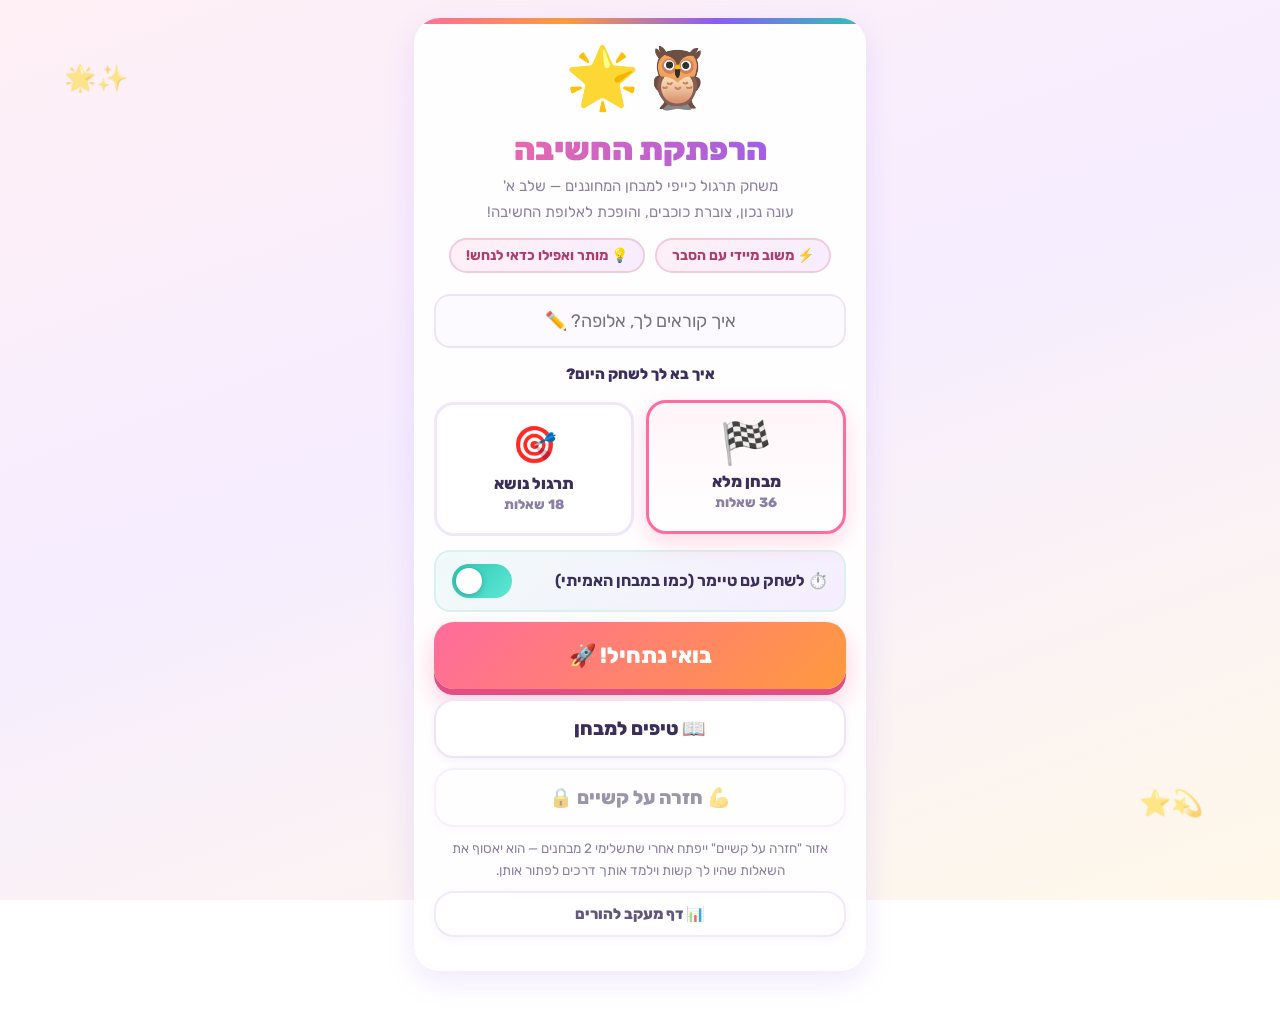
<file: index v1.html>
<!DOCTYPE html>
<html lang="he" dir="rtl">
<head>
<meta charset="UTF-8">
<meta name="viewport" content="width=device-width, initial-scale=1.0, maximum-scale=1.0, user-scalable=no">
<link rel="preconnect" href="https://fonts.googleapis.com">
<link rel="preconnect" href="https://fonts.gstatic.com" crossorigin>
<link href="https://fonts.googleapis.com/css2?family=Rubik:wght@400;600;700;800;900&display=swap" rel="stylesheet">
<title>הרפתקת החשיבה 🌟 תרגול למבחן המחוננים</title>
<style>
:root{
  --ink:#3A2E5C; --muted:#8B7FA8;
  --pink:#FF6B9D; --pink-d:#E14E82;
  --orange:#FF9A3D; --orange-d:#E57F1F;
  --purple:#8B5CF6; --purple-d:#6D3FD4;
  --teal:#2EC4B6; --teal-d:#1FA598;
  --green:#34C759; --green-d:#1F9D44;
  --red:#FF5C7A; --amber:#FFC93D;
  --radius:26px;
  --shadow:0 10px 30px rgba(139,92,246,.14);
}
*{box-sizing:border-box;-webkit-tap-highlight-color:transparent;}
html,body{margin:0;padding:0;}
body{
  font-family:'Rubik','Segoe UI',Arial,sans-serif; color:var(--ink);
  min-height:100vh; display:flex; justify-content:center;
  background:linear-gradient(160deg,#FFF0F5 0%,#F6EDFF 45%,#FFF8E9 100%);
  background-attachment:fixed; overflow-x:hidden;
}
body::before,body::after{
  position:fixed; z-index:0; pointer-events:none; opacity:.55;
  font-size:26px; animation:drift 9s ease-in-out infinite;
}
body::before{content:"\2728 \1F31F"; top:7%; left:5%;}
body::after{content:"\1F4AB \2B50"; bottom:9%; right:6%; animation-delay:-4.5s;}
@keyframes drift{0%,100%{transform:translateY(0) rotate(-8deg);}50%{transform:translateY(-18px) rotate(8deg);}}
.ltr{direction:ltr;unicode-bidi:isolate;display:inline-block;}
#app{width:100%;max-width:480px;min-height:100vh;padding:18px 14px 44px;position:relative;z-index:1;}
.screen{display:none;animation:fadeUp .3s ease;}
.screen.active{display:block;}
@keyframes fadeUp{from{opacity:0;transform:translateY(12px);}to{opacity:1;transform:none;}}
.card{background:rgba(255,255,255,.94);border-radius:var(--radius);box-shadow:var(--shadow);
  padding:24px 20px;margin-bottom:16px;position:relative;overflow:hidden;}
.card::before{content:"";position:absolute;top:0;right:0;left:0;height:6px;
  background:linear-gradient(90deg,var(--pink),var(--orange),var(--purple),var(--teal));}
.center{text-align:center;}
.mascot{font-size:60px;line-height:1.2;margin-bottom:8px;animation:floaty 3s ease-in-out infinite;display:inline-block;}
@keyframes floaty{0%,100%{transform:translateY(0);}50%{transform:translateY(-10px);}}
h1{font-size:32px;margin:8px 0 6px;font-weight:900;
  background:linear-gradient(90deg,var(--pink),var(--purple));-webkit-background-clip:text;background-clip:text;color:transparent;}
h2{font-size:23px;margin:6px 0 10px;color:var(--ink);font-weight:800;}
.sub{color:var(--muted);font-size:15px;line-height:1.7;}
.btn{display:block;width:100%;border:none;cursor:pointer;font-family:inherit;
  font-size:19px;font-weight:800;border-radius:20px;padding:16px 12px;margin:10px 0;
  transition:transform .1s ease,box-shadow .15s ease,filter .15s;}
.btn:active{transform:scale(.96);}
.btn-primary{background:linear-gradient(135deg,var(--pink),var(--orange));color:#fff;
  box-shadow:0 6px 0 var(--pink-d),0 12px 24px rgba(255,107,157,.35);}
.btn-primary:active{box-shadow:0 2px 0 var(--pink-d);transform:translateY(3px) scale(.98);}
.btn-navy{background:linear-gradient(135deg,#4C3A8C,#2E2358);color:#fff;box-shadow:0 6px 0 #241B45;}
.btn-teal{background:linear-gradient(135deg,#34D8C7,var(--teal));color:#fff;box-shadow:0 6px 0 var(--teal-d);}
.btn-ghost{background:#fff;color:var(--ink);border:2.5px solid #EDE4FB;box-shadow:0 3px 10px rgba(139,92,246,.08);}
.btn-big{font-size:22px;padding:20px 12px;}
.pill{display:inline-block;background:linear-gradient(135deg,#FFF0F5,#F6EDFF);border:2px solid #F5C9DC;color:#B23A6B;
  border-radius:999px;padding:7px 15px;font-size:14px;font-weight:700;margin:3px;}
.mode-row{display:flex;gap:12px;margin:14px 0;}
.mode-card{flex:1;background:#fff;border:3px solid #EFE7FB;border-radius:20px;padding:18px 8px;
  text-align:center;cursor:pointer;font-weight:800;font-size:16px;transition:all .18s;}
.mode-card .em{font-size:36px;display:block;margin-bottom:8px;transition:transform .18s;}
.mode-card.sel{border-color:var(--pink);background:linear-gradient(180deg,#FFF5F9,#fff);
  box-shadow:0 8px 22px rgba(255,107,157,.25);transform:translateY(-2px);}
.mode-card.sel .em{transform:scale(1.15);}
.inp{width:100%;font-family:inherit;font-size:18px;border-radius:16px;border:2.5px solid #EDE4FB;
  padding:14px;margin:8px 0;text-align:center;background:#FCFAFF;color:var(--ink);}
.inp:focus{outline:none;border-color:var(--pink);box-shadow:0 0 0 4px rgba(255,107,157,.15);}
.tgl-row{display:flex;align-items:center;justify-content:space-between;background:linear-gradient(135deg,#F0FAF9,#F6EDFF);
  border:2px solid #D9F2EE;border-radius:16px;padding:12px 16px;margin:10px 0;font-weight:700;}
.switch{position:relative;width:60px;height:34px;flex:none;}
.switch input{opacity:0;width:0;height:0;}
.slider{position:absolute;inset:0;background:#D8CDEB;border-radius:999px;transition:.2s;cursor:pointer;}
.slider:before{content:"";position:absolute;width:26px;height:26px;border-radius:50%;
  background:#fff;top:4px;right:4px;transition:.2s;box-shadow:0 2px 6px rgba(0,0,0,.2);}
.switch input:checked + .slider{background:linear-gradient(135deg,var(--teal),#5EEAD4);}
.switch input:checked + .slider:before{transform:translateX(-26px);}
.topic-grid{display:grid;grid-template-columns:1fr 1fr;gap:12px;}
.topic-card{background:#fff;border:3px solid #EFE7FB;border-radius:20px;padding:20px 8px;
  text-align:center;cursor:pointer;transition:all .15s;}
.topic-card:active{transform:scale(.95);}
.topic-card .em{font-size:42px;filter:drop-shadow(0 4px 6px rgba(139,92,246,.25));}
.topic-card .t{font-weight:800;font-size:16px;margin:8px 0 4px;}
.topic-card .s{color:#F5A623;font-size:15px;letter-spacing:2px;}
.quiz-top{display:flex;align-items:center;gap:12px;margin-bottom:10px;}
.timer-wrap{position:relative;width:68px;height:68px;flex:none;filter:drop-shadow(0 4px 8px rgba(139,92,246,.2));}
.timer-wrap svg{transform:rotate(-90deg);}
.timer-num{position:absolute;inset:0;display:flex;align-items:center;justify-content:center;font-weight:800;font-size:15px;}
.qmeta{flex:1;}
.qcount{font-weight:800;font-size:16px;color:var(--ink);}
.qtag{display:inline-block;font-size:13px;font-weight:700;color:#0F766E;background:linear-gradient(135deg,#D9F7F3,#E9FBF8);
  border-radius:999px;padding:4px 13px;margin-top:5px;}
.bar{height:12px;background:#F1E8FA;border-radius:999px;overflow:hidden;margin:10px 0 16px;
  box-shadow:inset 0 2px 4px rgba(0,0,0,.06);}
.bar > div{height:100%;background:linear-gradient(90deg,var(--pink),var(--orange),var(--amber),var(--teal));
  border-radius:999px;transition:width .35s ease;}
.qtext{font-size:22px;font-weight:800;line-height:1.75;margin:8px 0 16px;color:var(--ink);}
.answers{display:grid;grid-template-columns:1fr 1fr;gap:12px;}
.ans{background:#fff;border:3px solid #EFE7FB;border-radius:20px;min-height:80px;
  font-family:inherit;font-size:18px;font-weight:700;color:var(--ink);cursor:pointer;
  padding:12px 8px;display:flex;align-items:center;justify-content:center;gap:8px;
  transition:transform .1s,border .15s,background .15s,box-shadow .15s;box-shadow:0 3px 10px rgba(139,92,246,.07);}
.ans:active{transform:scale(.95);}
.ans .ltr-badge{background:linear-gradient(135deg,var(--purple),#B388FF);color:#fff;font-weight:800;border-radius:12px;
  width:32px;height:32px;display:inline-flex;align-items:center;justify-content:center;flex:none;font-size:17px;}
.ans.correct{background:#E9FBEF;border-color:var(--green);box-shadow:0 0 0 4px rgba(52,199,89,.2);animation:pop .35s;}
.ans.wrong{background:#FFEDF1;border-color:var(--red);animation:shake .4s;}
.ans.reveal{background:#E9FBEF;border-color:var(--green);box-shadow:0 0 0 4px rgba(52,199,89,.2);}
.ans:disabled{cursor:default;}
.ans.dim{opacity:.5;}
@keyframes pop{0%{transform:scale(1);}40%{transform:scale(1.07) rotate(-1deg);}70%{transform:scale(.98);}100%{transform:scale(1);}}
@keyframes shake{20%,60%{transform:translateX(-7px);}40%,80%{transform:translateX(7px);}}
.quiz-tools{display:flex;gap:10px;margin-top:12px;}
.tool-btn{flex:1;border:2.5px dashed #E3B7CB;background:#FFF7FA;border-radius:16px;
  padding:13px 6px;font-family:inherit;font-size:15px;font-weight:800;color:#B23A6B;cursor:pointer;transition:transform .1s;}
.tool-btn:active{transform:scale(.95);}
#hint-box{display:none;background:linear-gradient(135deg,#FFF9E0,#FFF3C9);border:2px solid var(--amber);border-radius:16px;
  padding:13px 15px;margin-top:12px;font-size:15px;line-height:1.75;animation:fadeUp .25s;}
#hint-box b{color:#9A6B00;}
#feedback{display:none;border-radius:20px;padding:17px;margin-top:14px;animation:fadeUp .3s;}
#feedback.good{background:#E9FBEF;border:2.5px solid var(--green);box-shadow:0 6px 18px rgba(52,199,89,.18);}
#feedback.bad{background:#FFF6E8;border:2.5px solid var(--amber);box-shadow:0 6px 18px rgba(255,201,61,.2);}
#feedback .fb-title{font-size:20px;font-weight:800;margin-bottom:6px;}
#feedback.good .fb-title{color:#1F9D44;}
#feedback.bad .fb-title{color:#9A6B00;}
#feedback .fb-text{font-size:15.5px;line-height:1.75;}
.guess-line{text-align:center;color:var(--muted);font-size:14px;margin-top:12px;font-weight:600;}
.skip-item{display:flex;align-items:center;justify-content:space-between;background:#fff;
  border:2.5px solid #EFE7FB;border-radius:16px;padding:13px;margin:8px 0;font-weight:700;box-shadow:0 3px 10px rgba(139,92,246,.06);}
.stars{font-size:56px;letter-spacing:8px;margin:10px 0;}
.stars span{display:inline-block;animation:starpop .5s backwards;}
.stars span:nth-child(2){animation-delay:.15s;}
.stars span:nth-child(3){animation-delay:.3s;}
@keyframes starpop{from{transform:scale(0) rotate(-30deg);opacity:0;}to{transform:scale(1) rotate(0);opacity:1;}}
.stars .off{filter:grayscale(1);opacity:.3;animation:none;}
.score-big{font-size:46px;font-weight:900;
  background:linear-gradient(90deg,var(--pink),var(--purple));-webkit-background-clip:text;background-clip:text;color:transparent;}
.topic-row{display:flex;justify-content:space-between;align-items:center;background:#fff;border:2px solid #F1E8FA;
  border-radius:14px;padding:11px 15px;margin:7px 0;font-weight:700;font-size:15px;}
.strategy{background:linear-gradient(135deg,#F0FAF9,#F6EDFF);border:2px solid #C9EDE8;border-radius:16px;padding:13px 15px;
  margin:10px 0;font-size:15px;line-height:1.85;}
.strategy b{color:#0F766E;}
.locked{opacity:.5;}
.note{font-size:13.5px;color:var(--muted);line-height:1.65;}
.kbd-hint{font-size:13px;color:var(--muted);text-align:center;margin-top:6px;}
.confetti{position:fixed;width:10px;height:14px;z-index:9999;pointer-events:none;border-radius:3px;
  animation:confall 1.1s ease-in forwards;}
@keyframes confall{to{transform:translateY(46vh) rotate(720deg);opacity:0;}}
@media (max-width:360px){.qtext{font-size:19px;}.ans{font-size:16px;min-height:72px;}}
</style>
</head>
<body>
<div id="app">

  <!-- מסך פתיחה -->
  <div class="screen active" id="scr-welcome">
    <div class="card center">
      <div class="mascot">🦉🌟</div>
      <h1>הרפתקת החשיבה</h1>
      <div class="sub">משחק תרגול כייפי למבחן המחוננים — שלב א'<br>עונה נכון, צוברת כוכבים, והופכת לאלופת החשיבה!</div>
      <div style="margin:10px 0">
        <span class="pill">⚡ משוב מיידי עם הסבר</span>
        <span class="pill">💡 מותר ואפילו כדאי לנחש!</span>
      </div>
      <input class="inp" id="inp-name" placeholder="איך קוראים לך, אלופה? ✏️" maxlength="20">
      <div class="sub" style="font-weight:800; color:var(--navy); margin-top:6px;">איך בא לך לשחק היום?</div>
      <div class="mode-row">
        <div class="mode-card sel" data-mode="full"><span class="em">🏁</span>מבחן מלא<br><span class="note">36 שאלות</span></div>
        <div class="mode-card" data-mode="topic"><span class="em">🎯</span>תרגול נושא<br><span class="note">18 שאלות</span></div>
      </div>
      <div class="tgl-row">
        <span>⏱️ לשחק עם טיימר (כמו במבחן האמיתי)</span>
        <label class="switch"><input type="checkbox" id="tgl-timer" checked><span class="slider"></span></label>
      </div>
      <button class="btn btn-primary btn-big" id="btn-start">בואי נתחיל! 🚀</button>
      <button class="btn btn-ghost" id="btn-guide">📖 טיפים למבחן</button>
      <button class="btn btn-ghost" id="btn-difficulties">💪 חזרה על קשיים <span id="diff-badge"></span></button>
      <div class="note" id="diff-note">אזור "חזרה על קשיים" ייפתח אחרי שתשלימי 2 מבחנים — הוא יאסוף את השאלות שהיו לך קשות וילמד אותך דרכים לפתור אותן.</div>
      <button class="btn btn-ghost" id="btn-parents" style="font-size:15px;padding:12px;opacity:.8">📊 דף מעקב להורים</button>
    </div>
  </div>

  <!-- בחירת נושא -->
  <div class="screen" id="scr-topics">
    <div class="card">
      <h2 class="center">🎯 בחרי נושא לתרגול</h2>
      <div class="topic-grid" id="topic-grid"></div>
      <button class="btn btn-ghost" id="btn-back-w1">↩ חזרה</button>
    </div>
  </div>

  <!-- מדריך -->
  <div class="screen" id="scr-guide">
    <div class="card">
      <h2 class="center">📖 טיפים של אלופות למבחן</h2>
      <div class="strategy"><b>1. קראי פעמיים 👀</b><br>בפעם הראשונה מבינים על מה השאלה, בפעם השנייה מסמנים בראש את הנתונים החשובים.</div>
      <div class="strategy"><b>2. פסלי תשובות ✂️</b><br>תשובה שנראית מוזרה או לא קשורה? פסלי אותה מיד — ככה הניחוש שלך הופך לחכם יותר.</div>
      <div class="strategy"><b>3. דילוג חכם ⏭️</b><br>שאלה קשה? לחצי "דלג" והמשיכי הלאה. בסוף תחזרי אליה בראש שקט — לפעמים התשובה צצה לבד אחר כך.</div>
      <div class="strategy"><b>4. אף פעם לא להשאיר ריק! ⭐</b><br>אין הורדת נקודות על טעות — אז תמיד, תמיד לנחש. ניחוש נכון שווה נקודה שלמה!</div>
      <div class="strategy"><b>5. נהלי את הזמן ⏱️</b><br>שימי לב לשעון. אם נשארו 5 דקות ויש 10 שאלות — זה הזמן לנחש מהר ולא להתעכב.</div>
      <button class="btn btn-navy" id="btn-back-w2">הבנתי, בואי נשחק! 🚀</button>
    </div>
  </div>

  <!-- מסך שאלה -->
  <div class="screen" id="scr-quiz">
    <div class="card">
      <div class="quiz-top">
        <div class="timer-wrap" id="timer-wrap">
          <svg width="64" height="64" viewBox="0 0 64 64">
            <circle cx="32" cy="32" r="26" fill="none" stroke="#F0E6D6" stroke-width="7"/>
            <circle id="timer-ring" cx="32" cy="32" r="26" fill="none" stroke="#2EC4B6" stroke-width="7"
              stroke-linecap="round" stroke-dasharray="163.3" stroke-dashoffset="0"/>
          </svg>
          <div class="timer-num ltr" id="timer-text">40:00</div>
        </div>
        <div class="qmeta">
          <div class="qcount" id="q-count">שאלה 1 מתוך 36</div>
          <div class="bar"><div id="q-bar-fill" style="width:0%"></div></div>
          <span class="qtag" id="q-topic">🔢 סדרות ומספרים</span>
        </div>
      </div>
      <div class="qtext" id="q-text"></div>
      <div class="answers" id="answers"></div>
      <div id="hint-box"></div>
      <div class="quiz-tools">
        <button class="tool-btn" id="btn-hint">💡 איך ניגשים?</button>
        <button class="tool-btn" id="btn-skip">⏭ דלגי וחזרי אחר כך</button>
      </div>
      <div id="feedback">
        <div class="fb-title" id="fb-title"></div>
        <div class="fb-text" id="fb-text"></div>
        <button class="btn btn-navy" id="btn-next" style="margin-bottom:0">לשאלה הבאה ←</button>
      </div>
      <div class="guess-line" id="guess-line">לא בטוחה? נחשי! אולי תגלי שידעת 💫</div>
    </div>
  </div>

  <!-- שאלות שדולגו -->
  <div class="screen" id="scr-skipped">
    <div class="card">
      <h2 class="center">⏭ שאלות שדילגת עליהן</h2>
      <div class="sub center">כל הכבוד שלא נתקעת! עכשיו חזרי אליהן בראש שקט.<br>זכרי: אסור להשאיר שאלה ריקה — נחשי!</div>
      <div id="skipped-list"></div>
      <button class="btn btn-primary btn-big" id="btn-to-summary">סיימתי לענות על הכל! 🏁</button>
      <div class="note center" id="skipped-note"></div>
    </div>
  </div>

  <!-- סיכום -->
  <div class="screen" id="scr-summary">
    <div class="card center">
      <div class="mascot" id="sum-mascot">🦉</div>
      <h2 id="sum-title">כל הכבוד!</h2>
      <div class="stars" id="sum-stars"></div>
      <div class="score-big"><span id="sum-score">0</span><span style="font-size:20px; color:var(--muted)"> / <span id="sum-total">36</span></span></div>
      <div class="sub" id="sum-msg"></div>
      <div id="sum-topics" style="text-align:right; margin-top:10px;"></div>
      <div class="sub" id="sum-time" style="margin-top:8px;"></div>
      <div style="margin-top:14px;">
        <button class="btn btn-primary" id="btn-again">🔁 לשחק שוב</button>
        <button class="btn btn-teal" id="btn-diff2">💪 חזרה על קשיים</button>
        <button class="btn btn-ghost" id="btn-topics2">🎯 נושא אחר</button>
        <button class="btn btn-ghost" id="btn-home">🏠 למסך הראשי</button>
      </div>
    </div>
  </div>

  <!-- חזרה על קשיים -->
  <div class="screen" id="scr-review">
    <div class="card">
      <h2 class="center">💪 חזרה על קשיים</h2>
      <div class="sub center" id="rev-sub">אספתי את השאלות שהיו לך הכי קשות. בואי נלמד דרך לנצח כל אחת מהן!</div>
      <div id="rev-body"></div>
      <button class="btn btn-ghost" id="btn-home2">🏠 למסך הראשי</button>
    </div>
  </div>

  <!-- דף הכנה -->
  <div class="screen" id="scr-prep">
    <div class="card">
      <div class="mascot">🎮</div>
      <h2 class="center">לפני שמתחילים — איך משחקים?</h2>
      <div class="sub center" id="prep-info"></div>
      <div class="strategy"><b>❓ עונים</b> על כל שאלה — לוחצים על אחת מ-4 התשובות.</div>
      <div class="strategy"><b>💡 לא בטוחה?</b> לוחצים "איך ניגשים?" — מקבלים טיפ שעוזר לחשוב, בלי התשובה.</div>
      <div class="strategy"><b>⏭ שאלה קשה?</b> לוחצים "דלגי" וממשיכים — חוזרים אליה בסוף.</div>
      <div class="strategy"><b>🤔 תמיד לנחש!</b> אף פעם לא משאירים שאלה ריקה — ניחוש חכם יכול להיות נכון.</div>
      <div class="strategy"><b>⭐ בסוף</b> מקבלים כוכבים ורואים איך היה בכל נושא.</div>
      <button class="btn btn-primary btn-big" id="btn-prep-go">הבנתי, בואי נשחק! 🚀</button>
      <button class="btn btn-ghost" id="btn-prep-back">↩ חזרה</button>
    </div>
  </div>

  <!-- דף מעקב להורים -->
  <div class="screen" id="scr-parents">
    <div class="card">
      <h2 class="center">📊 דף מעקב להורים</h2>
      <div class="sub center">כך הילדה מתקדמת — נשמר על האייפד הזה, גם אחרי סגירה:</div>
      <div class="topic-row"><span>🎯 תרגולים שהושלמו</span><span class="ltr" id="par-tests">0</span></div>
      <div class="topic-row"><span>📈 ציון ממוצע</span><span class="ltr" id="par-avg">—</span></div>
      <div class="topic-row"><span>🏆 ציון הכי טוב</span><span class="ltr" id="par-best">—</span></div>
      <div class="topic-row"><span>⏱️ סך זמן תרגול</span><span class="ltr" id="par-time">—</span></div>
      <div class="topic-row"><span>💪 שאלות קשות שנאספו</span><span class="ltr" id="par-diff">0</span></div>
      <h3>📚 דיוק לפי נושא</h3>
      <div id="par-topics"></div>
      <h3>🕘 היסטוריה</h3>
      <div id="par-history"></div>
      <button class="btn btn-ghost" id="btn-reset">🗑️ איפוס נתוני מעקב</button>
      <button class="btn btn-teal" id="btn-back-par">↩ חזרה</button>
    </div>
  </div>

</div>
<script>
"use strict";
/* ====== נתונים ====== */
const TOPICS = {
  numbers:{name:"סדרות ומספרים", icon:"🔢"},
  shapes:{name:"צורות ותבניות", icon:"🔷"},
  words:{name:"מילים והיגיון מילולי", icon:"💬"},
  logic:{name:"בעיות מילוליות ולוגיקה", icon:"🧩"}
};
const LETTERS=["א","ב","ג","ד"];
const PRAISE=["כל הכבוד! 🌟","מדהים! 🎉","אלופה! 💪","נכון מאוד! ✨","יש! 🎯"];
const COMFORT=["ניסיון יפה! בואי נראה איך חושבים על זה 💡","לא נורא בכלל! ככה לומדים 🌱","קרוב! בואי נבין ביחד 🤗"];
const QUESTIONS=[
/* ===== נושא 1: סדרות ומספרים ===== */
{id:"n1",topic:"numbers",q:'השלימי את הסדרה: <span class="ltr">2, 4, 6, 8, __</span>',options:["9","10","12","7"],correct:1,explain:"כל מספר גדול ב-2 מהקודם: 8+2=10.",hint:"בדקי מה הקפיצה בין כל שני מספרים סמוכים — היא נשארת קבועה."},
{id:"n2",topic:"numbers",q:'השלימי את הסדרה: <span class="ltr">5, 10, 15, __</span>',options:["18","16","20","25"],correct:2,explain:"קפיצות של 5: 15+5=20.",hint:"זו סדרת הקפיצות של 5 — כמו לספור על האצבעות בחמישיות."},
{id:"n3",topic:"numbers",q:'השלימי את הסדרה: <span class="ltr">1, 3, 5, 7, __</span>',options:["8","9","10","11"],correct:1,explain:"מספרים אי-זוגיים עולים: אחרי 7 בא 9.",hint:"שימי לב — כל המספרים בסדרה אי-זוגיים. מה האי-זוגי הבא אחרי 7?"},
{id:"n4",topic:"numbers",q:'השלימי את הסדרה: <span class="ltr">10, 20, 30, __</span>',options:["35","40","45","50"],correct:1,explain:"קפיצות של 10: 30+10=40.",hint:"איזו קפיצה יש בין 10 ל-20? המשיכי באותה קפיצה."},
{id:"n5",topic:"numbers",q:'השלימי את הסדרה: <span class="ltr">3, 6, 9, __</span>',options:["10","11","12","15"],correct:2,explain:"קפיצות של 3: 9+3=12.",hint:"חשבי: 3+3=6, 6+3=9… מה בא אחר כך?"},
{id:"n6",topic:"numbers",q:'השלימי את הסדרה היורדת: <span class="ltr">20, 18, 16, __</span>',options:["12","14","15","10"],correct:1,explain:"יורדים ב-2 בכל פעם: 16-2=14.",hint:"הסדרה יורדת — בדקי בכמה יורדים בכל צעד."},
{id:"n7",topic:"numbers",q:'השלימי את הסדרה: <span class="ltr">1, 2, 4, 8, __</span>',options:["10","12","14","16"],correct:3,explain:"כל מספר כפול 2 מהקודם: 8×2=16.",hint:"כאן הקפיצה לא קבועה — בדקי מה הקשר בין כל מספר לקודם לו. רמז: כפל."},
{id:"n8",topic:"numbers",q:'איזה מספר חסר? <span class="ltr">7 + __ = 12</span>',options:["4","5","6","19"],correct:1,explain:"7+5=12, אז חסר 5.",hint:"שאלי את עצמך: כמה צריך להוסיף ל-7 כדי להגיע ל-12? אפשר לספור קדימה מ-7."},
{id:"n9",topic:"numbers",q:'איזה מספר חסר? <span class="ltr">__ − 4 = 9</span>',options:["5","9","13","14"],correct:2,explain:"13−4=9, אז המספר החסר הוא 13.",hint:"הפכי את התרגיל: איזה מספר פחות 4 נותן 9? נסי לחבר: 9+4=?"},
{id:"n10",topic:"numbers",q:"איזה מספר הוא זוגי?",options:["3","7","12","9"],correct:2,explain:"12 מתחלק ב-2 בלי שארית — הוא זוגי.",hint:"מספר זוגי מסתיים ב-0, 2, 4, 6 או 8. בדקי את הספרה האחרונה."},
{id:"n11",topic:"numbers",q:"איזה מספר הוא אי-זוגי?",options:["4","8","11","20"],correct:2,explain:"11 מסתיים ב-1 — הוא אי-זוגי.",hint:"מספר אי-זוגי מסתיים ב-1, 3, 5, 7 או 9."},
{id:"n12",topic:"numbers",q:'השלימי את הסדרה: <span class="ltr">100, 90, 80, __</span>',options:["60","70","75","85"],correct:1,explain:"יורדים ב-10: 80−10=70.",hint:"זו סדרה יורדת בעשרות. המשיכי לרדת באותו קצב."},
{id:"n13",topic:"numbers",q:'כמה זה <span class="ltr">5 × 2</span>?',options:["7","10","12","15"],correct:1,explain:"5×2 זה 5+5=10.",hint:"כפל הוא חיבור חוזר: 5 ועוד 5."},
{id:"n14",topic:"numbers",q:"כמה זה חצי מ-14?",options:["6","7","8","12"],correct:1,explain:"14 לחלק ל-2 שווה 7.",hint:"חצי מ-14: איזה מספר ועוד עצמו נותן 14?"},
{id:"n15",topic:"numbers",q:'השלימי את הסדרה: <span class="ltr">4, 8, 12, __</span>',options:["14","15","16","20"],correct:2,explain:"קפיצות של 4: 12+4=16.",hint:"זו לוח הכפל של 4: 4, 8, 12… מה בא אחר כך?"},
{id:"n16",topic:"numbers",q:"איזה מספר גדול מ-47 אבל קטן מ-52?",options:["53","46","50","44"],correct:2,explain:"50 נמצא בין 47 ל-52.",hint:"פסלי תשובות: מה גדול מדי? מה קטן מדי? מה נשאר?"},
{id:"n17",topic:"numbers",q:'השלימי את הסדרה: <span class="ltr">9, 7, 5, __</span>',options:["4","3","2","6"],correct:1,explain:"יורדים ב-2: 5−2=3.",hint:"סדרה יורדת של אי-זוגיים. לכי אחורה בצעדים של 2."},
{id:"n18",topic:"numbers",q:'כמה זה <span class="ltr">3 + 3 + 3 + 3</span>?',options:["9","10","12","15"],correct:2,explain:"ארבע פעמים 3 זה 12.",hint:"ספרי כמה פעמים מופיע 3, ואז חשבי: 4 פעמים 3."},
/* ===== נושא 2: צורות ותבניות ===== */
{id:"s1",topic:"shapes",q:'מה בא אחר כך? <span class="ltr">🔺 🔵 🔺 🔵 🔺 __</span>',options:["🔵","🔺","⭐","🟢"],correct:0,explain:"הצורות מתחלפות: משולש, עיגול, משולש, עיגול… אחרי 🔺 בא 🔵.",hint:"חפשי תבנית חוזרת: מה בא אחרי כל 🔺?"},
{id:"s2",topic:"shapes",q:'מה בא אחר כך? <span class="ltr">⭐ ⭐ 🌙 ⭐ ⭐ 🌙 ⭐ __</span>',options:["⭐","🌙","🌈","☁️"],correct:0,explain:"התבנית היא שני כוכבים וירח, שחוזרת על עצמה.",hint:"חלקי לקבוצות קטנות זהות — איזו קבוצה חוזרת?"},
{id:"s3",topic:"shapes",q:'הביטי בשורה: <span class="ltr">🔴 🔴 🟥 🔴</span> איזו צורה שונה מהאחרות?',options:["🔴","🟥","🔵","🟢"],correct:1,explain:"שלוש צורות הן עיגולים ורק אחת היא ריבוע.",hint:"מה משותף לשלוש מהצורות? חפשי את זו שלא מתאימה."},
{id:"s4",topic:"shapes",q:'מה בא אחר כך? <span class="ltr">🟢🟢 🔴 🟢🟢 🔴 🟢🟢 __</span>',options:["🔴","🟢","🟡","🔵"],correct:0,explain:"התבנית: שני ירוקים ואדום אחד, שוב ושוב.",hint:"ספרי כמה ירוקים באים לפני כל אדום."},
{id:"s5",topic:"shapes",q:'כמה עיגולים כחולים יש כאן? <span class="ltr">🔵 🔴 🔵 🟢 🔵</span>',options:["2","3","4","5"],correct:1,explain:"יש שלושה עיגולים כחולים.",hint:"ספרי לאט, אחד אחד, רק את הכחולים — דלגי על הצבעים האחרים."},
{id:"s6",topic:"shapes",q:'מה בא אחר כך? <span class="ltr">⬛ ⬜ ⬛ ⬜ ⬛ __</span>',options:["⬜","⬛","🟫","🔶"],correct:0,explain:"ריבוע שחור ולבן מתחלפים — אחרי שחור בא לבן.",hint:"זו תבנית של שניים שמתחלפים. מה היה לפני כל לבן?"},
{id:"s7",topic:"shapes",q:'הביטי בשורה: <span class="ltr">🍎 🍎 🍎 🍐</span> איזה פרי שונה?',options:["🍎","🍐","🍇","🍊"],correct:1,explain:"שלושה תפוחים אדומים ואגס אחד ירוק.",hint:"שלושה דומים ואחד שונה — מה מייחד את השונה?"},
{id:"s8",topic:"shapes",q:'מה בא אחר כך? <span class="ltr">🔴 🟡 🟢 🔴 🟡 🟢 🔴 __</span>',options:["🟡","🔴","🟢","🔵"],correct:0,explain:"התבנית בת שלושה צבעים חוזרת: אדום, צהוב, ירוק.",hint:"מצאי את היחידה החוזרת — שלושה צבעים בסדר קבוע."},
{id:"s9",topic:"shapes",q:'החיות מסודרות מהקטנה לגדולה: <span class="ltr">🐭 🐱 🐶 __</span> מי באה אחרונה?',options:["🐜","🐴","🐥","🐢"],correct:1,explain:"הסוס גדול מהכלב, אז הוא האחרון בסדר עולה.",hint:"חשבי איזו חיה הכי גדולה מכולן — היא סוגרת את השורה."},
{id:"s10",topic:"shapes",q:'מה בא אחר כך? <span class="ltr">🌸 🌸 🌼 🌸 🌸 🌼 🌸 __</span>',options:["🌸","🌼","🌺","🌻"],correct:0,explain:"שני פרחים ורודים ואז צהוב — התבנית חוזרת.",hint:"אחרי כל 🌼 כמה 🌸 באים? המשיכי באותו קצב."},
{id:"s11",topic:"shapes",q:'הביטי בשורה: <span class="ltr">⬛ ⬛ 🟥 ⬛</span> איזו צורה שונה?',options:["⬛","🟥","⬜","🔶"],correct:1,explain:"שלושה ריבועים שחורים וריבוע אדום אחד.",hint:"הצבע שונה, הצורה זהה — חפשי את הצבע היוצא דופן."},
{id:"s12",topic:"shapes",q:'מה בא אחר כך? <span class="ltr">🔺🔺 🔵 🔺🔺 🔵 🔺 __</span>',options:["🔺","🔵","⭐","🟢"],correct:0,explain:"שני משולשים ואז עיגול — התבנית חוזרת.",hint:"ספרי כמה 🔺 באים לפני כל 🔵."},
{id:"s13",topic:"shapes",q:'מה בא אחר כך? <span class="ltr">🌞 🌞 🌜 🌞 🌞 __</span>',options:["🌜","🌞","⭐","☁️"],correct:0,explain:"שתי שמשות ואז ירח — התבנית חוזרת.",hint:"כמה 🌞 באות לפני כל 🌜?"},
{id:"s14",topic:"shapes",q:"בשורה היו 7 כוכבים, ו-2 נמחקו. כמה כוכבים נשארו?",options:["4","5","6","9"],correct:1,explain:"7 פחות 2 שווה 5.",hint:"הפכי לסיפור חשבון: 7−2=?"},
{id:"s15",topic:"shapes",q:'מה בא אחר כך? <span class="ltr">🔴 🔵 🟢 🔴 🔵 __</span>',options:["🟢","🔴","🔵","🟡"],correct:0,explain:"שלושה צבעים בסדר קבוע שחוזר על עצמו.",hint:"כתבי בראש את הסדר: אדום, כחול, ירוק, אדום, כחול…"},
{id:"s16",topic:"shapes",q:'הביטי בשורה: <span class="ltr">🐘 🐘 🐭 🐘</span> איזו חיה שונה בגודל?',options:["🐘","🐭","🦒","🐳"],correct:1,explain:"שלושה פילים גדולים ועכבר אחד קטן.",hint:"כאן ההבדל הוא בגודל, לא בצורה. מי הזעיר בחבורה?"},
{id:"s17",topic:"shapes",q:'מה בא אחר כך? <span class="ltr">🍎 🍏 🍎 🍏 🍎 __</span>',options:["🍏","🍎","🍐","🍊"],correct:0,explain:"תפוח אדום ותפוח ירוק מתחלפים.",hint:"שני צבעים מתחלפים אחד אחרי השני."},
{id:"s18",topic:"shapes",q:'מה בא אחר כך? <span class="ltr">🔷 🔷 🔶 🔷 🔷 🔶 🔷 __</span>',options:["🔷","🔶","🔻","⬛"],correct:0,explain:"שני מעוינים כחולים ואחד כתום — התבנית חוזרת.",hint:"מצאי כמה 🔷 באים לפני כל 🔶."},
/* ===== נושא 3: מילים והיגיון מילולי ===== */
{id:"w1",topic:"words",q:'איזו מילה נרדפת ל"שמח"?',options:["עצוב","עליז","עייף","כועס"],correct:1,explain:'"עליז" פירושו שמח.',hint:"מילה נרדפת = מילה עם אותו פירוש. איזו מילה מרגישה כמו שמח?"},
{id:"w2",topic:"words",q:'מה ההפך מהמילה "גדול"?',options:["רחב","קטן","גבוה","ארוך"],correct:1,explain:'ההפך מגדול הוא קטן.',hint:"חשבי על פיל ועכבר — הפיל גדול, העכבר…?"},
{id:"w3",topic:"words",q:"אבא : בן = אמא : ___",options:["בת","אח","סבא","דוד"],correct:0,explain:"כמו שאבא הוא ההורה של הבן, אמא היא ההורה של הבת.",hint:"השלימי את הזוג: אבא הולך עם בן, אז אמא הולכת עם…?"},
{id:"w4",topic:"words",q:"יום : לילה = אור : ___",options:["שמש","חושך","בוקר","נר"],correct:1,explain:"כמו שהלילה הוא ההפך מהיום, החושך הוא ההפך מהאור.",hint:"כאן הקשר הוא הפכים. מה ההפך מאור?"},
{id:"w5",topic:"words",q:"איזו מילה שונה מהאחרות? תפוח, בננה, גזר, ענבים",options:["תפוח","בננה","גזר","ענבים"],correct:2,explain:"הגזר הוא ירק, וכל השאר פירות.",hint:"שלוש מהמילים שייכות לאותה קבוצה. מה אוכלים כקינוח ומה בארוחה?"},
{id:"w6",topic:"words",q:"איזו מילה שונה מהאחרות? כלב, חתול, דג, מכונית",options:["כלב","חתול","דג","מכונית"],correct:3,explain:"המכונית אינה בעל חיים.",hint:"שלוש הן יצורים חיים. מי לא נושמת?"},
{id:"w7",topic:"words",q:"ציפור : קן = דבורה : ___",options:["פרח","כוורת","דבש","עץ"],correct:1,explain:"הקן הוא הבית של הציפור, והכוורת היא הבית של הדבורה.",hint:"הקשר הוא 'בית של'. איפה גרה הדבורה?"},
{id:"w8",topic:"words",q:"ספר : קריאה = עיפרון : ___",options:["כתיבה","שינה","אכילה","ריצה"],correct:0,explain:"בספר קוראים, ובעיפרון כותבים.",hint:"מה עושים עם כל אחד מהם? ספר → קוראים, עיפרון → …?"},
{id:"w9",topic:"words",q:'איזו מילה נרדפת ל"מהר"?',options:["לאט","במהירות","בזהירות","בשקט"],correct:1,explain:'"במהירות" פירושו מהר.',hint:"חפשי את המילה עם אותו שורש: מ-ה-ר."},
{id:"w10",topic:"words",q:'מה ההפך מהמילה "קר"?',options:["קריר","חם","נעים","רטוב"],correct:1,explain:'ההפך מקר הוא חם.',hint:"חשבי על חורף מול קיץ."},
{id:"w11",topic:"words",q:'קראי את הקטע ועני: "אנה זק אוהבת לקרוא ספרים. כל ערב לפני השינה היא קוראת פרק אחד. אתמול היא סיימה ספר בן שבעה פרקים."<br>כמה ערבים קראה אנה זק את הספר?',options:["5","6","7","8"],correct:2,explain:"הספר בן שבעה פרקים, ובכל ערב היא קראה פרק אחד — אז שבעה ערבים.",hint:"חפשי בקטע שני מספרים: כמה פרקים בספר, וכמה פרקים בכל ערב."},
{id:"w12",topic:"words",q:'קראי את הקטע ועני: "אנה זק אוהבת לקרוא ספרים. כל ערב לפני השינה היא קוראת פרק אחד. אתמול היא סיימה ספר בן שבעה פרקים."<br>לפי הקטע: מתי אנה זק קוראת ספרים?',options:["בבוקר","בצהריים","בערב לפני השינה","באמצע הלילה"],correct:2,explain:'כתוב במפורש: "כל ערב לפני השינה".',hint:"התשובה כתובה מילה במילה בקטע — חפשי מתי."},
{id:"w13",topic:"words",q:'קראי את הקטע ועני: "בגן החיות גרים אריה אחד, שני קופים ותוכי אחד. הקופים אוהבים לאכול בננות."<br>כמה חיות יש בגן בסך הכל?',options:["3","4","5","6"],correct:1,explain:"1 אריה + 2 קופים + 1 תוכי = 4 חיות.",hint:"ספרי כל חיה: אריה אחד, ועוד שניים, ועוד אחד…"},
{id:"w14",topic:"words",q:'קראי את הקטע ועני: "בגן החיות גרים אריה אחד, שני קופים ותוכי אחד. הקופים אוהבים לאכול בננות."<br>לפי הקטע: מה אוהבים הקופים לאכול?',options:["תפוחים","בננות","גזר","לחם"],correct:1,explain:'כתוב במפורש: "הקופים אוהבים לאכול בננות".',hint:"התשובה במשפט האחרון של הקטע."},
{id:"w15",topic:"words",q:"איזו מילה שונה מהאחרות? כיסא, שולחן, מיטה, תפוח",options:["כיסא","שולחן","מיטה","תפוח"],correct:3,explain:"התפוח הוא פרי, וכל השאר רהיטים.",hint:"שלוש מהמילים נמצאות בחדר. איפה לא יושבים ולא ישנים?"},
{id:"w16",topic:"words",q:"דג : מים = ציפור : ___",options:["קן","שמיים","עץ","אדמה"],correct:1,explain:"הדג חי במים, והציפור עפה בשמיים.",hint:"הקשר הוא 'איפה חי'. איפה חיה הציפור?"},
{id:"w17",topic:"words",q:'איזו מילה נרדפת ל"יפה"?',options:["מכוער","נאה","גדול","חזק"],correct:1,explain:'"נאה" פירושו יפה.',hint:"פסלי את ההפך (מכוער) ואת הלא-קשורות."},
{id:"w18",topic:"words",q:"רופא : חולים = מורה : ___",options:["תלמידים","ספרים","כיתה","לוח"],correct:0,explain:"הרופא מטפל בחולים, והמורה מלמדת תלמידים.",hint:"הקשר הוא 'במי מטפל'. במי מטפלת המורה?"},
/* ===== נושא 4: בעיות מילוליות ולוגיקה ===== */
{id:"l1",topic:"logic",q:"לנועה קירל היו 5 תפוחים. אמא נתנה לה עוד 3 תפוחים. כמה תפוחים יש לנועה קירל עכשיו?",options:["7","8","9","10"],correct:1,explain:"5+3=8.",hint:"'נתנה לה עוד' אומר שמחברים. 5+3=?"},
{id:"l2",topic:"logic",q:"בכיתה יש 12 ילדים. 4 ילדים יצאו לחצר. כמה ילדים נשארו בכיתה?",options:["7","8","9","16"],correct:1,explain:"12−4=8.",hint:"'יצאו' אומר שמחסרים. 12−4=?"},
{id:"l3",topic:"logic",q:"לסטטיק היו 10 גולות. הוא נתן 4 גולות לחבר. כמה גולות נשארו לו?",options:["4","5","6","14"],correct:2,explain:"10−4=6.",hint:"נתן = פחות. 10−4=?"},
{id:"l4",topic:"logic",q:"על עץ ישבו 6 ציפורים. עוד 2 ציפורים הצטרפו אליהן. כמה ציפורים על העץ עכשיו?",options:["4","6","8","12"],correct:2,explain:"6+2=8.",hint:"'הצטרפו' אומר שמחברים."},
{id:"l5",topic:"logic",q:"בקופסה היו 9 עוגיות. אכלו 3 עוגיות. כמה עוגיות נשארו בקופסה?",options:["3","6","9","12"],correct:1,explain:"9−3=6.",hint:"'אכלו' אומר שמחסרים."},
{id:"l6",topic:"logic",q:'אנה זק קנתה מחברת ב-7 שקלים ושילמה בשטר של 10 שקלים. כמה עודף היא קיבלה?',options:["2 שקלים","3 שקלים","4 שקלים","17 שקלים"],correct:1,explain:"10−7=3 שקלים עודף.",hint:"עודף = מה ששילמה פחות המחיר: 10−7."},
{id:"l7",topic:"logic",q:"אמא חילקה 12 סוכריות שווה בשווה בין 3 ילדים. כמה סוכריות קיבל כל ילד?",options:["3","4","5","6"],correct:1,explain:"12 לחלק ל-3 שווה 4.",hint:"'שווה בשווה' אומר לחלק. איזה מספר כפול 3 נותן 12?"},
{id:"l8",topic:"logic",q:"סטטיק בן 8, ואחותו בת 5. בכמה שנים סטטיק גדול מאחותו?",options:["2","3","4","13"],correct:1,explain:"8−5=3 שנים.",hint:"הפרש גילים = הגדול פחות הקטן."},
{id:"l9",topic:"logic",q:"דנה גבוהה מסטטיק, וסטטיק גבוה מאנה זק. מי הגבוהה ביותר?",options:["דנה","יוסי","נועה","אי אפשר לדעת"],correct:0,explain:"דנה גבוהה מיוסי שגבוה מנועה — אז דנה הכי גבוהה.",hint:"סדרי בראש מהגבוה לנמוך: מי מעל מי?"},
{id:"l10",topic:"logic",q:"אריה כבד מדוד, ודוד כבד מגיל. מי הקל ביותר?",options:["אריה","דוד","גיל","אי אפשר לדעת"],correct:2,explain:"גיל הכי קל, כי דוד כבד ממנו ואריה כבד מדוד.",hint:"סדרי מהכבד לקל — מי בתחתית הרשימה?"},
{id:"l11",topic:"logic",q:"אם היום יום שני, איזה יום יהיה מחר?",options:["ראשון","שלישי","רביעי","שני"],correct:1,explain:"אחרי שני בא שלישי.",hint:"שירי את ימי השבוע בראש: ראשון, שני…"},
{id:"l12",topic:"logic",q:"אם אתמול היה יום חמישי, איזה יום היום?",options:["רביעי","חמישי","שישי","שבת"],correct:2,explain:"היום שאחרי חמישי הוא שישי.",hint:"מה בא אחרי חמישי?"},
{id:"l13",topic:"logic",q:"בשקית יש 4 כדורים אדומים ו-3 כדורים כחולים. כמה כדורים יש בשקית בסך הכל?",options:["5","6","7","12"],correct:2,explain:"4+3=7.",hint:"'בסך הכל' אומר לחבר את שתי הקבוצות."},
{id:"l14",topic:"logic",q:'אודיה קמה ב-7:00 וההסעה מגיעה ב-7:30. כמה דקות יש לה להתארגן?',options:["20 דקות","25 דקות","30 דקות","60 דקות"],correct:2,explain:"מ-7:00 עד 7:30 עוברות 30 דקות.",hint:"חצי שעה = 30 דקות."},
{id:"l15",topic:"logic",q:"סבא בן 70 ואבא בן 40. בכמה שנים סבא מבוגר מאבא?",options:["20","30","40","110"],correct:1,explain:"70−40=30 שנים.",hint:"הפרש = הגדול פחות הקטן: 70−40."},
{id:"l16",topic:"logic",q:"בחנות יש 5 מדפים, ועל כל מדף 2 ספרים. כמה ספרים יש בחנות?",options:["7","8","10","12"],correct:2,explain:"5 פעמים 2 שווה 10.",hint:"5 מדפים × 2 ספרים. אפשר לחבר: 2+2+2+2+2."},
{id:"l17",topic:"logic",q:"כל הכלבים אוהבים לטייל. רקסי הוא כלב. מה נכון לומר?",options:["רקסי אוהב לטייל","רקסי לא אוהב לטייל","רקסי הוא חתול","אי אפשר לדעת"],correct:0,explain:"אם כל הכלבים אוהבים לטייל ורקסי כלב — גם הוא אוהב לטייל.",hint:"הכלל חל על כולם, ורקסי הוא אחד מה'כולם'."},
{id:"l18",topic:"logic",q:"כל הציפורים עפות. התוכי הוא ציפור. מה נכון לומר?",options:["התוכי עף","התוכי שוחה","התוכי לא זז","אי אפשר לדעת"],correct:0,explain:"הכלל חל על כל הציפורים, והתוכי הוא ציפור.",hint:"כמו בשאלה הקודמת — החוק הכללי חל גם עליו."},
/* ===== תוספת: עוד 22 שאלות מספרים ===== */
{id:"n19",topic:"numbers",q:'השלימי את הסדרה: <span class="ltr">10, 20, 30, 40, __</span>',options:["45","50","55","60"],correct:1,explain:"קפיצות של 10: 40+10=50.",hint:"בכמה קופצים בכל פעם?"},
{id:"n20",topic:"numbers",q:'השלימי את הסדרה היורדת: <span class="ltr">30, 25, 20, 15, __</span>',options:["5","10","12","15"],correct:1,explain:"מחסרים 5 בכל פעם: 15−5=10.",hint:"הסדרה יורדת — בכמה בכל צעד?"},
{id:"n21",topic:"numbers",q:'השלימי את הסדרה: <span class="ltr">2, 4, 8, 16, __</span>',options:["24","30","32","36"],correct:2,explain:"מכפילים ב-2: 16×2=32.",hint:"כאן לא מוסיפים — מכפילים."},
{id:"n22",topic:"numbers",q:'איזה מספר חסר? <span class="ltr">9, 18, 27, __, 45</span>',options:["32","34","36","38"],correct:2,explain:"קפיצות של 9: 27+9=36.",hint:"בדקי את המרחק בין 9 ל-18."},
{id:"n23",topic:"numbers",q:'השלימי את הסדרה: <span class="ltr">6, 12, 18, 24, __</span>',options:["28","30","32","36"],correct:1,explain:"קפיצות של 6: 24+6=30.",hint:"איזו קפיצה חוזרת?"},
{id:"n24",topic:"numbers",q:'איזה מספר חסר? <span class="ltr">40, 36, 32, __, 24</span>',options:["26","28","30","34"],correct:1,explain:"מחסרים 4: 32−4=28.",hint:"יורדים תמיד באותו מרחק."},
{id:"n25",topic:"numbers",q:'השלימי את הסדרה: <span class="ltr">1, 1, 2, 3, 5, 8, __</span>',options:["11","12","13","15"],correct:2,explain:"כל מספר הוא סכום שני הקודמים: 5+8=13.",hint:"חברי כל שני מספרים סמוכים — מה קיבלת?"},
{id:"n26",topic:"numbers",q:'כמה זה <span class="ltr">20 − 8</span>?',options:["10","11","12","13"],correct:2,explain:"20−8=12.",hint:"20 פחות 10 זה 10, אז פחות 8 זה 2 יותר."},
{id:"n27",topic:"numbers",q:'כמה זה <span class="ltr">5 × 4</span>?',options:["9","15","20","25"],correct:2,explain:"5×4=20.",hint:"5+5+5+5."},
{id:"n28",topic:"numbers",q:'כמה זה <span class="ltr">18 ÷ 3</span>?',options:["5","6","7","9"],correct:1,explain:"18 לחלק ל-3 שווה 6.",hint:"איזה מספר כפול 3 נותן 18?"},
{id:"n29",topic:"numbers",q:'השלימי את הסדרה: <span class="ltr">1, 3, 6, 10, __</span>',options:["13","14","15","16"],correct:2,explain:"הקפיצות גדלות: +2, +3, +4, +5. 10+5=15.",hint:"בדקי את הקפיצות — הן לא קבועות, הן גדלות."},
{id:"n30",topic:"numbers",q:'איזה מספר חסר? <span class="ltr">81, 72, 63, __, 45</span>',options:["52","54","56","58"],correct:1,explain:"מחסרים 9: 63−9=54.",hint:"81→72 זה פחות 9. המשיכי."},
{id:"n31",topic:"numbers",q:"איזה מספר מתחלק ב-5 בלי שארית?",options:["23","31","35","42"],correct:2,explain:"35 מתחלק ב-5.",hint:"מספרים שמתחלקים ב-5 מסתיימים ב-0 או ב-5."},
{id:"n32",topic:"numbers",q:'השלימי את הסדרה: <span class="ltr">7, 10, 13, 16, __</span>',options:["18","19","20","21"],correct:1,explain:"מוסיפים 3: 16+3=19.",hint:"7→10 זה +3…"},
{id:"n33",topic:"numbers",q:'השלימי את הסדרה: <span class="ltr">1, 4, 9, 16, __</span>',options:["20","23","25","30"],correct:2,explain:"1×1, 2×2, 3×3, 4×4 — הבא הוא 5×5=25.",hint:"כל מספר הוא מספר כפול עצמו."},
{id:"n34",topic:"numbers",q:'כמה זה <span class="ltr">14 + 9</span>?',options:["21","22","23","24"],correct:2,explain:"14+9=23.",hint:"14+10=24, אז 14+9 זה אחד פחות."},
{id:"n35",topic:"numbers",q:'כמה זה <span class="ltr">30 − 14</span>?',options:["14","15","16","17"],correct:2,explain:"30−14=16.",hint:"30 פחות 10 זה 20, ועוד פחות 4."},
{id:"n36",topic:"numbers",q:'השלימי את הסדרה: <span class="ltr">3, 9, 27, __</span>',options:["54","63","72","81"],correct:3,explain:"מכפילים ב-3: 27×3=81.",hint:"3→9 זה כפול 3. המשיכי להכפיל."},
{id:"n37",topic:"numbers",q:"איזה מספר הוא הגדול ביותר?",options:["89","98","88","90"],correct:1,explain:"98 הוא הגדול ביותר.",hint:"השווי את ספרת העשרות של כל מספר."},
{id:"n38",topic:"numbers",q:'השלימי את הסדרה: <span class="ltr">11, 22, 33, 44, __</span>',options:["45","50","55","60"],correct:2,explain:"קפיצות של 11: 44+11=55.",hint:"11→22 זה +11…"},
{id:"n39",topic:"numbers",q:'איזה מספר חסר? <span class="ltr">4, __, 16, 32, 64</span>',options:["6","8","10","12"],correct:1,explain:"מכפילים ב-2: 4×2=8.",hint:"לכי אחורה: 16 לחלק ל-2 זה…?"},
{id:"n40",topic:"numbers",q:'כמה זה <span class="ltr">7 × 7</span>?',options:["42","46","48","49"],correct:3,explain:"7×7=49.",hint:"7×6=42, ועוד 7."},
/* ===== תוספת: עוד 22 שאלות צורות ===== */
{id:"s19",topic:"shapes",q:"מה בא אחר כך? 🟠 🟣 🟠 🟣 __",options:["🟠","🟣","🟢","🔴"],correct:0,explain:"כתום וסגול מתחלפים.",hint:"שתי צורות מתחלפות — מי הייתה לפני האחרונה?"},
{id:"s20",topic:"shapes",q:"מה בא אחר כך? 🔷 🔶 🔷 🔶 🔷 __",options:["🔷","🔶","⬛","⭕"],correct:1,explain:"מעוין כחול וכתום מתחלפים.",hint:"כמו תבנית אדום-כחול, רק בצורות אחרות."},
{id:"s21",topic:"shapes",q:"מה בא אחר כך? 🌞 🌞 🌜 🌞 🌞 🌜 __",options:["🌞","🌜","⭐","☁️"],correct:0,explain:"היחידה 🌞🌞🌜 חוזרת מההתחלה.",hint:"סמני היכן מתחילה כל יחידה חוזרת."},
{id:"s22",topic:"shapes",q:"כמה מלבנים יש כאן? ⬜⬜⬜",options:["2","3","4","5"],correct:1,explain:"שלושה מלבנים.",hint:"ספרי לאט, אחד אחד."},
{id:"s23",topic:"shapes",q:"מה בא אחר כך? ❤️ 💙 ❤️ 💙 ❤️ __",options:["❤️","💙","💚","💛"],correct:1,explain:"לב אדום וכחול מתחלפים.",hint:"שני צבעים מתחלפים."},
{id:"s24",topic:"shapes",q:"מה בא אחר כך? 🐘 🐘 🦁 🐘 🐘 🦁 __",options:["🐘","🦁","🐵","🦒"],correct:0,explain:"היחידה 🐘🐘🦁 חוזרת מההתחלה.",hint:"כמה פילים יש לפני כל אריה?"},
{id:"s25",topic:"shapes",q:"הביטי בשורה: 🍎 🍎 🍐 🍎 איזו צורה שונה מהאחרות?",options:["הראשונה","השנייה","השלישית","הרביעית"],correct:2,explain:"שלושה תפוחים ואגס אחד.",hint:"שלוש זהות ואחת שונה — איזו?"},
{id:"s26",topic:"shapes",q:"כמה צלעות יש למחומש?",options:["4","5","6","8"],correct:1,explain:"למחומש יש 5 צלעות.",hint:"'מחומש' נשמע כמו 'חמש'."},
{id:"s27",topic:"shapes",q:"מה בא אחר כך? ⬛ ⭕ ⬛ ⭕ ⬛ __",options:["⬛","⭕","🔺","⭐"],correct:1,explain:"ריבוע ועיגול מתחלפים.",hint:"אחרי ⬛ תמיד בא ⭕."},
{id:"s28",topic:"shapes",q:"מה בא אחר כך? 🍓 🍓 🫐 🍓 🍓 🫐 __",options:["🍓","🫐","🍇","🍒"],correct:0,explain:"היחידה 🍓🍓🫐 חוזרת מההתחלה.",hint:"מצאי את הקבוצה הקטנה שחוזרת."},
{id:"s29",topic:"shapes",q:"מה בא אחר כך? 🔼 🔽 🔽 🔼 🔽 🔽 __",options:["🔼","🔽","⏫","⏬"],correct:0,explain:"היחידה 🔼🔽🔽 חוזרת מההתחלה.",hint:"מה בא בתחילת כל יחידה חוזרת?"},
{id:"s30",topic:"shapes",q:"כמה משולשים וכמה ריבועים? 🔺⬜🔺⬜",options:["2 משולשים ו-2 ריבועים","3 משולשים וריבוע אחד","2 משולשים ו-3 ריבועים","4 משולשים"],correct:0,explain:"שני משולשים ושני ריבועים.",hint:"ספרי כל צורה בנפרד."},
{id:"s31",topic:"shapes",q:"מה בא אחר כך? 🟢 🟢 🟢 🔵 🟢 🟢 🟢 🔵 __",options:["🟢","🔵","🟡","🟠"],correct:0,explain:"היחידה 🟢🟢🟢🔵 חוזרת מההתחלה.",hint:"כמה ירוקים יש לפני כל כחול?"},
{id:"s32",topic:"shapes",q:"איזו חיה הכי קטנה? 🐘 🐭 🐱 🐶",options:["🐘","🐭","🐱","🐶"],correct:1,explain:"העכבר הכי קטן.",hint:"דמייני כל חיה — מי נכנסת לכיס?"},
{id:"s33",topic:"shapes",q:"מה בא אחר כך? 🌹 🌷 🌹 🌷 🌹 __",options:["🌹","🌷","🌻","🌺"],correct:1,explain:"שני פרחים מתחלפים.",hint:"אחרי 🌹 תמיד בא 🌷."},
{id:"s34",topic:"shapes",q:"הביטי בשורה: ⭐ ⭐ ⭐ 🌙 ⭐ איזו צורה שונה מהאחרות?",options:["הראשונה","השנייה","השלישית","הרביעית"],correct:3,explain:"ארבעה כוכבים וירח אחד.",hint:"איזו צורה לא כוכב?"},
{id:"s35",topic:"shapes",q:"מה בא אחרי כחול בקשת? 🔴 🟠 🟡 🟢 🔵 __",options:["🟣","⚫","⚪","🟤"],correct:0,explain:"צבעי הקשת: אדום, כתום, צהוב, ירוק, כחול, סגול.",hint:"שירי את צבעי הקשת בראש."},
{id:"s36",topic:"shapes",q:"כמה זוגות גרביים יש כאן? 🧦🧦 🧦🧦",options:["זוג אחד","2 זוגות","3 זוגות","4 זוגות"],correct:1,explain:"שני זוגות.",hint:"זוג = שניים ביחד."},
{id:"s37",topic:"shapes",q:"מה בא אחר כך? 🅰️ 🅱️ 🅰️ 🅱️ __",options:["🅰️","🅱️","🆎","🅾️"],correct:0,explain:"A ו-B מתחלפות.",hint:"שתי אותיות מתחלפות."},
{id:"s38",topic:"shapes",q:"כמה עוגיות יש כאן? 🍪🍪🍪",options:["2","3","4","5"],correct:1,explain:"שלוש עוגיות.",hint:"ספרי את העוגיות אחת אחת."},
{id:"s39",topic:"shapes",q:"מה בא אחר כך? ◀️ ▶️ ◀️ ▶️ ◀️ __",options:["◀️","▶️","🔼","🔽"],correct:1,explain:"חץ שמאלה וחץ ימינה מתחלפים.",hint:"לאן פונה החץ האחרון? הבא פונה הפוך."},
{id:"s40",topic:"shapes",q:"כמה עיגולים כחולים? 🔵🔵🔵🔵",options:["3","4","5","6"],correct:1,explain:"ארבעה עיגולים.",hint:"ספרי לאט."},
/* ===== תוספת: עוד 22 שאלות מילים ===== */
{id:"w19",topic:"words",q:'איזו מילה נרדפת ל"מהיר"?',options:["איטי","זריז","עייף","שקט"],correct:1,explain:'"זריז" פירושו מהיר.',hint:"מילה נרדפת = אותו פירוש."},
{id:"w20",topic:"words",q:'מה ההפך מהמילה "לילה"?',options:["חושך","ערב","יום","חצות"],correct:2,explain:'ההפך מלילה הוא יום.',hint:"מתי יש אור בחוץ?"},
{id:"w21",topic:"words",q:"חתול : מיאו = כלב : ___",options:["מיאו","האו","ציוץ","געייה"],correct:1,explain:"החתול עושה מיאו והכלב עושה האו.",hint:"איזה קול משמיע כלב?"},
{id:"w22",topic:"words",q:"איזו מילה שונה מהאחרות? עט, עיפרון, מחברת, כדור",options:["עט","עיפרון","מחברת","כדור"],correct:3,explain:"הכדור לא כלי כתיבה לבית הספר.",hint:"שלוש שייכות לבית הספר. מה עושים בהפסקה?"},
{id:"w23",topic:"words",q:"דבש : מתוק = לימון : ___",options:["מתוק","מלוח","חמוץ","חריף"],correct:2,explain:"הדבש מתוק והלימון חמוץ.",hint:"איזה טעם יש ללימון?"},
{id:"w24",topic:"words",q:'קראי את הקטע ועני: "נס וסטילה בנו מגדל מ-6 קוביות אדומות ו-4 קוביות כחולות."<br>כמה קוביות יש במגדל בסך הכל?',options:["8","9","10","12"],correct:2,explain:"6+4=10.",hint:"'בסך הכל' אומר לחבר."},
{id:"w25",topic:"words",q:'קראי את הקטע ועני: "נס וסטילה בנו מגדל מ-6 קוביות אדומות ו-4 קוביות כחולות."<br>לפי הקטע: כמה קוביות אדומות יש?',options:["4","5","6","10"],correct:2,explain:'כתוב במפורש: "6 קוביות אדומות".',hint:"התשובה כתובה בקטע — חפשי 'אדומות'."},
{id:"w26",topic:"words",q:'איזו מילה נרדפת ל"גדול"?',options:["קטן","ענק","צר","קצר"],correct:1,explain:'"ענק" פירושו גדול מאוד.',hint:"איזו מילה מרגישה כמו גדול?"},
{id:"w27",topic:"words",q:"סבתא : נכדה = סבא : ___",options:["נכד","בן","אח","אבא"],correct:0,explain:"כמו שסבתא היא של הנכדה, סבא הוא של הנכד.",hint:"השלימי את הזוג."},
{id:"w28",topic:"words",q:"איזו מילה שונה מהאחרות? שולחן, כיסא, ארון, חתול",options:["שולחן","כיסא","ארון","חתול"],correct:3,explain:"החתול הוא בעל חיים, וכל השאר רהיטים.",hint:"שלוש מהמילים נמצאות בחדר."},
{id:"w29",topic:"words",q:'מה ההפך מהמילה "שמח"?',options:["עליז","עצוב","נרגש","צוחק"],correct:1,explain:'ההפך משמח הוא עצוב.',hint:"כשלא שמחים — איך מרגישים?"},
{id:"w30",topic:"words",q:"יד : כפפה = רגל : ___",options:["כובע","נעל","צעיף","חולצה"],correct:1,explain:"על היד שמים כפפה, ועל הרגל שמים נעל.",hint:"מה לובשים על הרגל?"},
{id:"w31",topic:"words",q:'קראי את הקטע ועני: "בכיתה של נועה קירל יש 15 בנות ו-10 בנים."<br>כמה ילדים יש בכיתה בסך הכל?',options:["20","24","25","30"],correct:2,explain:"15+10=25.",hint:"חברי את שתי הקבוצות."},
{id:"w32",topic:"words",q:'קראי את הקטע ועני: "בכיתה של נועה קירל יש 15 בנות ו-10 בנים."<br>לפי הקטע: כמה בנים יש בכיתה?',options:["10","15","20","25"],correct:0,explain:'כתוב במפורש: "10 בנים".',hint:"חפשי בקטע את המילה 'בנים'."},
{id:"w33",topic:"words",q:'איזו מילה נרדפת ל"טוב"?',options:["רע","נפלא","קשה","עצוב"],correct:1,explain:'"נפלא" פירושו טוב מאוד.',hint:"פסלי את ההפך (רע) קודם."},
{id:"w34",topic:"words",q:"חורף : קר = קיץ : ___",options:["קר","חם","גשם","שלג"],correct:1,explain:"בחורף קר ובקיץ חם.",hint:"איך מרגישים בקיץ?"},
{id:"w35",topic:"words",q:"איזו מילה שונה מהאחרות? תפוז, לימון, אשכולית, תפוח אדמה",options:["תפוז","לימון","אשכולית","תפוח אדמה"],correct:3,explain:"תפוח האדמה הוא ירק, וכל השאר פירות הדר.",hint:"שלושה מהם סוחטים למיץ."},
{id:"w36",topic:"words",q:'מה ההפך מהמילה "ישן"?',options:["עתיק","חדש","שבור","מלוכלך"],correct:1,explain:'ההפך מישן הוא חדש.',hint:"מה קונים בחנות?"},
{id:"w37",topic:"words",q:"ציפור : כנפיים = דג : ___",options:["כנפיים","סנפירים","זנב","קשקשים"],correct:1,explain:"הציפור עפה עם כנפיים, והדג שוחה עם סנפירים.",hint:"במה הדג חותר במים?"},
{id:"w38",topic:"words",q:'קראי את הקטע ועני: "סטטיק קרא 3 ספרים בחופש. כל ספר היה בן 20 עמודים."<br>כמה עמודים קרא סטטיק בסך הכל?',options:["23","40","60","80"],correct:2,explain:"3×20=60.",hint:"3 ספרים, 20 עמודים בכל אחד."},
{id:"w39",topic:"words",q:'איזו מילה נרדפת ל"חכם"?',options:["טיפש","נבון","עצלן","שמח"],correct:1,explain:'"נבון" פירושו חכם.',hint:"פסלי את ההפך (טיפש) קודם."},
{id:"w40",topic:"words",q:"עץ : יער = פרח : ___",options:["עלה","גינה","שורש","ענף"],correct:1,explain:"הרבה עצים ביחד הם יער, והרבה פרחים ביחד הם גינה.",hint:"איפה גדלים הרבה פרחים ביחד?"},
/* ===== תוספת: עוד 22 שאלות לוגיקה ===== */
{id:"l19",topic:"logic",q:"לאגם בוחבוט היו 7 מדבקות. היא קיבלה עוד 5 מדבקות. כמה מדבקות יש לה עכשיו?",options:["10","11","12","13"],correct:2,explain:"7+5=12.",hint:"'קיבלה עוד' אומר שמחברים."},
{id:"l20",topic:"logic",q:"היו 20 בלונים. 6 בלונים התפוצצו. כמה בלונים נשארו?",options:["12","13","14","16"],correct:2,explain:"20−6=14.",hint:"'התפוצצו' אומר שמחסרים."},
{id:"l21",topic:"logic",q:"4 חברים באו למסיבה. כל אחד קיבל 3 סוכריות. כמה סוכריות חולקו בסך הכל?",options:["7","10","12","14"],correct:2,explain:"4×3=12.",hint:"4 פעמים 3: 3+3+3+3."},
{id:"l22",topic:"logic",q:"אמא אפתה 24 עוגיות וחילקה שווה בשווה בין 6 ילדים. כמה קיבל כל ילד?",options:["3","4","5","6"],correct:1,explain:"24 לחלק ל-6 שווה 4.",hint:"איזה מספר כפול 6 נותן 24?"},
{id:"l23",topic:"logic",q:"אנה זק בת 7 ואחיה בן 10. בכמה שנים הוא גדול ממנה?",options:["2","3","4","17"],correct:1,explain:"10−7=3.",hint:"הגדול פחות הקטן."},
{id:"l24",topic:"logic",q:"אם היום יום רביעי, איזה יום יהיה מחרתיים?",options:["חמישי","שישי","שבת","ראשון"],correct:1,explain:"מחר חמישי, מחרתיים שישי.",hint:"מחר = חמישי. ויום אחריו?"},
{id:"l25",topic:"logic",q:"אם אתמול היה יום ראשון, איזה יום יהיה מחר?",options:["שני","שלישי","רביעי","חמישי"],correct:1,explain:"אתמול ראשון אז היום שני, ומחר שלישי.",hint:"קודם גלי איזה יום היום."},
{id:"l26",topic:"logic",q:"כל הציפורים בוקעות מביצים. התרנגולת היא ציפור. מה נכון לומר?",options:["התרנגולת בוקעת מביצה","התרנגולת לא בוקעת מביצה","התרנגולת היא דג","אי אפשר לדעת"],correct:0,explain:"הכלל חל על כל הציפורים.",hint:"החוק הכללי חל גם עליה."},
{id:"l27",topic:"logic",q:"בשקית יש 5 תפוחים אדומים ו-5 תפוחים ירוקים. כמה תפוחים יש בשקית?",options:["5","9","10","25"],correct:2,explain:"5+5=10.",hint:"'בסך הכל' = לחבר."},
{id:"l28",topic:"logic",q:"סטטיק קם ב-6:30 והאוטובוס מגיע ב-7:00. כמה דקות יש לו להתארגן?",options:["20 דקות","30 דקות","40 דקות","60 דקות"],correct:1,explain:"מ-6:30 עד 7:00 עוברות 30 דקות.",hint:"חצי שעה = 30 דקות."},
{id:"l29",topic:"logic",q:"אלה לי להב גבוהה מאנה זק, ואנה זק גבוהה מרוני. מי הנמוכה ביותר?",options:["מיכל","נועה","רוני","אי אפשר לדעת"],correct:2,explain:"רוני הכי נמוכה — נועה גבוהה ממנה ומיכל גבוהה מנועה.",hint:"סדרי מהגבוהה לנמוכה — מי בסוף?"},
{id:"l30",topic:"logic",q:"יש 3 קופסאות. בכל קופסה 4 עפרונות. כמה עפרונות יש בסך הכל?",options:["7","9","12","16"],correct:2,explain:"3×4=12.",hint:"3 פעמים 4: 4+4+4."},
{id:"l31",topic:"logic",q:"ספר בן 50 עמודים. אגם בוחבוט קראה 20 עמודים. כמה עמודים נשארו לה?",options:["20","25","30","70"],correct:2,explain:"50−20=30.",hint:"'נשארו' אומר שמחסרים."},
{id:"l32",topic:"logic",q:"סטטיק קנה 2 מחברות. כל מחברת עולה 5 שקלים. כמה הוא שילם?",options:["7 שקלים","9 שקלים","10 שקלים","12 שקלים"],correct:2,explain:"2×5=10 שקלים.",hint:"פעמיים 5."},
{id:"l33",topic:"logic",q:"כל החתולים אוהבים חלב. מיצי היא חתולה. מה נכון לומר?",options:["מיצי אוהבת חלב","מיצי לא אוהבת חלב","מיצי היא כלבה","אי אפשר לדעת"],correct:0,explain:"הכלל חל על כל החתולים.",hint:"החוק הכללי חל גם עליה."},
{id:"l34",topic:"logic",q:"נועה קירל חסכה 15 שקלים והוציאה 6 שקלים. כמה שקלים נשארו לה?",options:["6","8","9","21"],correct:2,explain:"15−6=9.",hint:"'הוציאה' אומר שמחסרים."},
{id:"l35",topic:"logic",q:"בכיתה יש 9 בנים ו-11 בנות. כמה ילדים יש בכיתה?",options:["18","19","20","22"],correct:2,explain:"9+11=20.",hint:"חברי את שתי הקבוצות."},
{id:"l36",topic:"logic",q:"אורי בן 9. בן כמה הוא יהיה בעוד 4 שנים?",options:["11","12","13","15"],correct:2,explain:"9+4=13.",hint:"'בעוד' אומר שמוסיפים."},
{id:"l37",topic:"logic",q:"2 אמהות ו-3 ילדים הלכו לפיקניק. כמה אנשים הלכו בסך הכל?",options:["4","5","6","7"],correct:1,explain:"2+3=5.",hint:"חברי את כולם."},
{id:"l38",topic:"logic",q:"אודיה אפתה 18 לחמניות ונתנה 9 לשכנה. כמה לחמניות נשארו לה?",options:["6","9","12","27"],correct:1,explain:"18−9=9.",hint:"'נתנה' אומר שמחסרים."},
{id:"l39",topic:"logic",q:"אם היום יום שישי, איזה יום היה לפני יומיים?",options:["שלישי","רביעי","חמישי","שבת"],correct:1,explain:"אתמול חמישי, לפני יומיים רביעי.",hint:"לכי אחורה: אתמול, ועוד יום אחורה."},
{id:"l40",topic:"logic",q:"כל הדגים שוחים. נמו הוא דג. מה נכון לומר?",options:["נמו שוחה","נמו עף","נמו לא זז","אי אפשר לדעת"],correct:0,explain:"הכלל חל על כל הדגים.",hint:"החוק הכללי חל גם עליו."}
];

/* ====== לוגיקת המשחק ====== */
const $=id=>document.getElementById(id);
const pick=a=>a[Math.floor(Math.random()*a.length)];
const shuffle=a=>{a=a.slice();for(let i=a.length-1;i>0;i--){const j=Math.floor(Math.random()*(i+1));[a[i],a[j]]=[a[j],a[i]];}return a;};
/* כל נתוני המשחק נשמרים ב-localStorage על המכשיר הזה — מתאפשר מעקב לאורך זמן */
const store={
  load(){try{return JSON.parse(localStorage.getItem("giftedQuizV1"))||{}}catch(e){return{}}},
  save(d){try{localStorage.setItem("giftedQuizV1",JSON.stringify(d))}catch(e){}}
};
let DB=Object.assign({tests:0,bank:[],stars:{},history:[],seen:{}},store.load());
const saveDB=()=>store.save(DB);
let S=null;
function show(id){document.querySelectorAll(".screen").forEach(s=>s.classList.remove("active"));$(id).classList.add("active");window.scrollTo(0,0);}
function addToBank(q,why){
  if(!DB.bank.find(b=>b.qid===q.id))DB.bank.push({qid:q.id,topic:q.topic,why});
  if(DB.bank.length>60)DB.bank=DB.bank.slice(-60);
}
/* --- מסך פתיחה --- */
document.querySelectorAll(".mode-card").forEach(c=>c.addEventListener("click",()=>{
  document.querySelectorAll(".mode-card").forEach(x=>x.classList.remove("sel"));c.classList.add("sel");
}));
function refreshDiffBtn(){
  const open=DB.tests>=2&&DB.bank.length>0;
  $("btn-difficulties").classList.toggle("locked",!open);
  $("diff-badge").textContent=open?`(${DB.bank.length})`:"🔒";
  $("diff-note").style.display=open?"none":"block";
}
let pendingCfg=null,pendingRet="scr-welcome";
function goPrep(cfg,ret){
  pendingCfg=cfg;pendingRet=ret||"scr-welcome";
  const n=cfg.mode==="full"?36:18;
  const mins=cfg.mode==="full"?40:20;
  const label=cfg.mode==="full"?"מבחן מלא 🏁":("תרגול נושא: "+TOPICS[cfg.topic].icon+" "+TOPICS[cfg.topic].name);
  const timerOn=$("tgl-timer").checked;
  $("prep-info").innerHTML=`בחרת: <b>${label}</b><br>יש <b>${n} שאלות</b>${timerOn?` וטיימר של <b>${mins} דקות</b> ⏱️`:` — <b>בלי טיימר</b>, בקצב שלך 🙂`}<br>קראי איך משחקים — ואז יוצאים לדרך!`;
  show("scr-prep");
}
$("btn-prep-go").onclick=()=>{if(pendingCfg)startQuiz(pendingCfg);};
$("btn-prep-back").onclick=()=>show(pendingRet);
$("btn-start").onclick=()=>{
  const mode=document.querySelector(".mode-card.sel").dataset.mode;
  if(mode==="topic"){buildTopics();show("scr-topics");}
  else goPrep({mode:"full"});
};
$("btn-guide").onclick=()=>show("scr-guide");
$("btn-difficulties").onclick=()=>{if(DB.tests>=2&&DB.bank.length>0)openReview();};
$("btn-back-w1").onclick=()=>{show("scr-welcome");refreshDiffBtn();};
$("btn-back-w2").onclick=()=>{show("scr-welcome");refreshDiffBtn();};
function buildTopics(){
  const g=$("topic-grid");g.innerHTML="";
  Object.keys(TOPICS).forEach(k=>{
    const st=DB.stars[k]||0;
    const d=document.createElement("div");d.className="topic-card";
    d.innerHTML=`<span class="em">${TOPICS[k].icon}</span><div class="t">${TOPICS[k].name}</div><div class="s">${"★".repeat(st)}${"☆".repeat(3-st)}</div>`;
    d.onclick=()=>goPrep({mode:"topic",topic:k},"scr-topics");
    g.appendChild(d);
  });
}
/* --- התחלת משחק --- */
function pickQuestions(pool,n){
  const un=shuffle(pool.filter(q=>!(DB.seen[q.id]>0)));
  const sn=shuffle(pool.filter(q=>DB.seen[q.id]>0));
  return un.concat(sn).slice(0,n);
}
function startQuiz(cfg){
  const name=($("inp-name").value||"").trim();
  let qs,timerMin;
  if(cfg.mode==="review"){
    qs=cfg.list.map(e=>QUESTIONS.find(q=>q.id===e.qid)).filter(Boolean);
    qs=shuffle(qs);timerMin=0;
  }else if(cfg.mode==="full"){
    qs=[];Object.keys(TOPICS).forEach(k=>{qs=qs.concat(pickQuestions(QUESTIONS.filter(q=>q.topic===k),9));});
    qs=shuffle(qs);timerMin=40;
  }else{
    qs=pickQuestions(QUESTIONS.filter(q=>q.topic===cfg.topic),18);timerMin=20;
  }
  if(!qs.length){alert("אין שאלות כרגע.");return;}
  const timerOn=$("tgl-timer").checked&&timerMin>0;
  S={name,cfg,qs,idx:0,correct:0,results:[],skipped:[],times:{},timeLeft:timerMin*60,timerOn,
     timerId:null,review:cfg.mode==="review",done:false,t0:Date.now()};
  $("timer-wrap").style.display=timerOn?"block":"none";
  show("scr-quiz");renderQ();
  if(timerOn){updateTimerUI();S.timerId=setInterval(()=>{
    S.timeLeft--;
    if(S.timeLeft<=0){S.timeLeft=0;updateTimerUI();onTimeUp();return;}
    updateTimerUI();
  },1000);}
}
function updateTimerUI(){
  const m=Math.floor(S.timeLeft/60),s=S.timeLeft%60;
  $("timer-text").textContent=m+":"+String(s).padStart(2,"0");
  const total=(S.qs.length>20?40:20)*60,frac=Math.max(0,S.timeLeft/total),ring=$("timer-ring");
  ring.style.strokeDashoffset=(163.3*(1-frac)).toFixed(1);
  ring.style.stroke=frac>.5?"#2EC4B6":frac>.25?"#F5A623":"#E63946";
}
function onTimeUp(){
  if(S.timerId)clearInterval(S.timerId);
  for(let i=S.idx;i<S.qs.length;i++){const q=S.qs[i];S.results.push({qid:q.id,topic:q.topic,ok:false});addToBank(q,"time");}
  S.idx=S.qs.length;finishQuiz(true);
}
/* --- שאלה --- */
function renderQ(){
  const q=S.qs[S.idx];
  $("q-count").textContent=`שאלה ${S.idx+1} מתוך ${S.qs.length}`;
  $("q-bar-fill").style.width=(S.idx/S.qs.length*100)+"%";
  $("q-topic").textContent=`${TOPICS[q.topic].icon} ${TOPICS[q.topic].name}`;
  $("q-text").innerHTML=q.q;
  const box=$("answers");box.innerHTML="";
  q.options.forEach((op,i)=>{
    const b=document.createElement("button");b.className="ans";
    b.innerHTML=`<span class="ltr-badge">${LETTERS[i]}</span><span>${op}</span>`;
    b.onclick=()=>answer(i,b);box.appendChild(b);
  });
  $("hint-box").style.display="none";
  const fb=$("feedback");fb.style.display="none";fb.className="";
  $("guess-line").style.display="block";
  S.qStart=Date.now();
}
function confettiBurst(el){
  try{
    const r=el.getBoundingClientRect(),cx=r.left+r.width/2,cy=r.top+r.height/2;
    const colors=["#FF6B9D","#FF9A3D","#8B5CF6","#2EC4B6","#FFC93D","#34C759"];
    for(let i=0;i<28;i++){
      const d=document.createElement("div");d.className="confetti";
      d.style.left=cx+"px";d.style.top=cy+"px";
      d.style.background=colors[i%colors.length];
      d.style.transform="translate("+((Math.random()-0.5)*170).toFixed(0)+"px,"+(-40-Math.random()*130).toFixed(0)+"px) rotate("+(Math.random()*360).toFixed(0)+"deg)";
      document.body.appendChild(d);
      setTimeout(()=>d.remove(),1250);
    }
  }catch(e){}
}
function answer(i,btn){
  if(!S||S.done)return;
  const q=S.qs[S.idx],dt=(Date.now()-S.qStart)/1000;
  S.times[q.topic]=(S.times[q.topic]||0)+dt;
  const btns=[...document.querySelectorAll("#answers .ans")];
  btns.forEach(b=>b.disabled=true);
  const ok=i===q.correct;
  const qi=S.results.findIndex(r=>r.qid===q.id);
  if(qi>=0){if(S.results[qi].ok)S.correct--;S.results.splice(qi,1);}
  S.results.push({qid:q.id,topic:q.topic,ok});
  if(ok){
    S.correct++;btn.classList.add("correct");confettiBurst(btn);
    btns.forEach((b,j)=>{if(j!==i)b.classList.add("dim");});
    if(S.review)DB.bank=DB.bank.filter(b=>b.qid!==q.id);
  }else{
    btn.classList.add("wrong");btns[q.correct].classList.add("reveal");
    btns.forEach((b,j)=>{if(j!==i&&j!==q.correct)b.classList.add("dim");});
    addToBank(q,"wrong");
  }
  if(dt>90)addToBank(q,"slow");
  saveDB();
  const fb=$("feedback");fb.classList.add(ok?"good":"bad");
  const greet=S.name?S.name+", ":"";
  $("fb-title").textContent=ok?greet+pick(PRAISE):pick(COMFORT);
  $("fb-text").innerHTML=(ok?"":"התשובה הנכונה מסומנת בירוק. ")+q.explain;
  fb.style.display="block";$("guess-line").style.display="none";
  $("btn-next").textContent=S.idx===S.qs.length-1?"לסיום 🏁":"לשאלה הבאה ←";
}
$("btn-next").onclick=()=>{
  if(S.fromSkipped){S.fromSkipped=false;
    if(S.skipped.length>0){renderSkipped();show("scr-skipped");}
    else finishQuiz(false);
    return;}
  if(S.idx<S.qs.length-1){S.idx++;renderQ();}
  else if(S.skipped.length>0){renderSkipped();show("scr-skipped");}
  else finishQuiz(false);
};
$("btn-hint").onclick=()=>{
  const q=S.qs[S.idx],hb=$("hint-box");
  hb.innerHTML="<b>💡 איך ניגשים?</b><br>"+q.hint;
  hb.style.display="block";
};
$("btn-skip").onclick=()=>{
  const q=S.qs[S.idx];
  if(!S.skipped.find(s=>s.qid===q.id))S.skipped.push({qid:q.id,q});
  addToBank(q,"skipped");saveDB();
  $("btn-next").onclick();
};
/* --- שאלות שדולגו --- */
function renderSkipped(){
  const list=$("skipped-list");list.innerHTML="";
  S.skipped.forEach((s,i)=>{
    const d=document.createElement("div");d.className="skip-item";
    const sp=document.createElement("span");sp.textContent=`${TOPICS[s.q.topic].icon} שאלה שדילגת (${i+1})`;
    const b=document.createElement("button");b.className="btn btn-teal";
    b.style.cssText="width:auto;margin:0;padding:10px 18px;font-size:15px;";
    b.textContent="עני עכשיו ✏️";
    b.onclick=()=>{S.idx=S.qs.findIndex(q=>q.id===s.qid);S.skipped=S.skipped.filter(x=>x.qid!==s.qid);S.fromSkipped=true;show("scr-quiz");renderQ();};
    d.appendChild(sp);d.appendChild(b);list.appendChild(d);
  });
  updateSkipNote();
}
function updateSkipNote(){
  $("skipped-note").textContent=S.skipped.length?`נשארו ${S.skipped.length} שאלות בלי מענה — חייבים לענות על כולן, גם בניחוש!`:"כל השאלות נענו! 🎉";
}
$("btn-to-summary").onclick=()=>{
  if(S.skipped.length>0){updateSkipNote();$("skipped-note").style.color="#E63946";$("skipped-note").style.fontWeight="800";return;}
  finishQuiz(false);
};
/* --- סיכום --- */
function finishQuiz(timeUp){
  if(S.timerId)clearInterval(S.timerId);
  S.done=true;
  const total=S.qs.length,ok=S.correct,pct=Math.round(ok/total*100);
  const stars=pct>=90?3:pct>=70?2:pct>=40?1:0;
  const per={};
  S.results.forEach(r=>{per[r.topic]=per[r.topic]||{ok:0,total:0};per[r.topic].total++;if(r.ok)per[r.topic].ok++;});
  Object.keys(per).forEach(k=>{
    const p=Math.round(per[k].ok/per[k].total*100),s=p>=90?3:p>=70?2:p>=40?1:0;
    DB.stars[k]=Math.max(DB.stars[k]||0,s);
  });
  if(!S.review)DB.tests++;
  S.qs.forEach(q=>{DB.seen[q.id]=(DB.seen[q.id]||0)+1;});
  saveDB();
  $("sum-mascot").textContent=stars===3?"🦉🎉":stars===2?"🦉🌟":"🦉💪";
  $("sum-title").textContent=(S.name?S.name+", ":"")+(stars===3?"את אלופת החשיבה!":stars===2?"כל הכבוד גדול!":"ניסיון יפה, ממשיכים להתאמן!");
  $("sum-stars").innerHTML=[0,1,2].map(i=>`<span class="${i<stars?"":"off"}">⭐</span>`).join("");
  $("sum-score").textContent=ok;$("sum-total").textContent=total;
  $("sum-msg").textContent=timeUp?"נגמר הזמן — וזה בסדר! במבחן האמיתי חשוב לשים לב לשעון ולנחש מהר בסוף.":"ענית על כל השאלות, כולל אלו שדילגת עליהן — בדיוק כמו אלופה!";
  const box=$("sum-topics");box.innerHTML="";
  Object.keys(TOPICS).forEach(k=>{
    if(!per[k])return;
    const p=Math.round(per[k].ok/per[k].total*100);
    const d=document.createElement("div");d.className="topic-row";
    d.innerHTML=`<span>${TOPICS[k].icon} ${TOPICS[k].name}</span><span class="ltr">${per[k].ok}/${per[k].total} · ${p}%</span>`;
    box.appendChild(d);
  });
  const secs=Math.round((Date.now()-S.t0)/1000);
  $("sum-time").textContent=`⏱️ זמן כולל: ${Math.floor(secs/60)}:${String(secs%60).padStart(2,"0")} דקות`;
  DB.history.push({d:Date.now(),mode:S.review?"review":S.cfg.mode,topic:S.cfg.topic||null,total,ok,pct,secs,per});
  if(DB.history.length>60)DB.history=DB.history.slice(-60);
  saveDB();
  show("scr-summary");refreshDiffBtn();
}
$("btn-again").onclick=()=>startQuiz(S.cfg);
$("btn-diff2").onclick=()=>openReview();
$("btn-topics2").onclick=()=>{buildTopics();show("scr-topics");};
$("btn-home").onclick=()=>{show("scr-welcome");refreshDiffBtn();};
$("btn-home2").onclick=()=>{show("scr-welcome");refreshDiffBtn();};
/* --- חזרה על קשיים --- */
const STRATEGIES={
  numbers:{t:"🔢 דרך 3 הצעדים לסדרות",b:"<b>1.</b> בדקי את הקפיצה בין כל שני מספרים סמוכים.<br><b>2.</b> שאלי: הקפיצה קבועה? אם לא — אולי מכפילים או שהסדרה יורדת.<br><b>3.</b> המשיכי באותו חוק בדיוק."},
  shapes:{t:"🔷 דרך 3 הצעדים לתבניות",b:"<b>1.</b> חפשי מה חוזר על עצמו.<br><b>2.</b> סמני את היחידה הקטנה ביותר שחוזרת (למשל: שניים ואחד).<br><b>3.</b> המשיכי את היחידה הזו."},
  words:{t:"💬 דרך 3 הצעדים למילים",b:"<b>1.</b> זהי את הקשר: נרדף? הפך? שייכות לקבוצה?<br><b>2.</b> נסי כל תשובה בתוך המשפט.<br><b>3.</b> פסלי את מה שלא מתאים — מה שנשאר הוא התשובה."},
  logic:{t:"🧩 דרך 3 הצעדים לבעיות",b:"<b>1.</b> סמני בראש את המספרים והעובדות החשובות.<br><b>2.</b> תרגמי למילים פשוטות: מחברים או מחסרים?<br><b>3.</b> בדקי כל תשובה — האם היא הגיונית?"}
};
function openReview(){
  if(DB.tests<2){
    const bd=$("rev-body");bd.innerHTML=`<div class="card center"><div class="mascot">🔒</div><div class="sub">אזור החזרה על קשיים ייפתח אחרי שתשלימי 2 מבחנים.<br>כל שאלה קשה תיאסף לכאן אוטומטית! 🦉</div></div>`;
    show("scr-review");return;
  }
  const bank=DB.bank.slice(-24);
  const body=$("rev-body");body.innerHTML="";
  if(!bank.length){
    body.innerHTML=`<div class="card center"><div class="mascot">🎉</div><div class="sub">אין שאלות קשות כרגע — את פשוט אלופה! המשיכי לשחק וכל שאלה קשה תיאסף לכאן אוטומטית.</div></div>`;
    show("scr-review");return;
  }
  const byTopic={};
  bank.forEach(e=>{(byTopic[e.topic]=byTopic[e.topic]||[]).push(e);});
  Object.keys(byTopic).forEach(k=>{
    const s=document.createElement("div");s.className="strategy";
    s.innerHTML=`<b>${STRATEGIES[k].t}</b><br>${STRATEGIES[k].b}<br><span class="note">${byTopic[k].length} שאלות קשות בנושא הזה</span>`;
    body.appendChild(s);
  });
  const b=document.createElement("button");b.className="btn btn-primary btn-big";
  b.textContent=`בואי נתרגל את ה-${bank.length} הקשות! 💪`;
  b.onclick=()=>startQuiz({mode:"review",list:bank});
  body.appendChild(b);
  show("scr-review");
}
/* --- דף מעקב להורים --- */
function openParents(){
  const h=DB.history||[];
  $("par-tests").textContent=h.length;
  $("par-avg").textContent=h.length?Math.round(h.reduce((a,e)=>a+e.pct,0)/h.length)+"%":"—";
  $("par-best").textContent=h.length?Math.max(...h.map(e=>e.pct))+"%":"—";
  $("par-time").textContent=h.length?Math.round(h.reduce((a,e)=>a+e.secs,0)/60)+" דקות":"—";
  $("par-diff").textContent=(DB.bank||[]).length;
  const agg={};
  h.forEach(e=>{Object.keys(e.per||{}).forEach(k=>{agg[k]=agg[k]||{ok:0,total:0};agg[k].ok+=e.per[k].ok;agg[k].total+=e.per[k].total;});});
  const box=$("par-topics");box.innerHTML="";
  Object.keys(TOPICS).forEach(k=>{
    const a=agg[k],p=a?Math.round(a.ok/a.total*100):null;
    const st=DB.stars[k]||0;
    const d=document.createElement("div");d.className="topic-row";
    d.innerHTML=`<span>${TOPICS[k].icon} ${TOPICS[k].name} <span style="color:#F5A623">${"★".repeat(st)}${"☆".repeat(3-st)}</span></span><span class="ltr">${p===null?"—":p+"%"}</span>`;
    box.appendChild(d);
  });
  const list=$("par-history");list.innerHTML=h.length?"":"<div class='note'>עוד לא הושלם שום תרגול.</div>";
  h.slice(-10).reverse().forEach(e=>{
    const dt=new Date(e.d);
    const ds=dt.toLocaleDateString("he-IL",{day:"numeric",month:"numeric"})+" · "+dt.toLocaleTimeString("he-IL",{hour:"2-digit",minute:"2-digit"});
    const label=e.mode==="full"?"מבחן מלא":e.mode==="topic"?(TOPICS[e.topic]?TOPICS[e.topic].name:"נושא"):"חזרה על קשיים";
    const d=document.createElement("div");d.className="topic-row";
    d.innerHTML=`<span>${ds} · ${label}</span><span class="ltr">${e.ok}/${e.total} · ${e.pct}%</span>`;
    list.appendChild(d);
  });
  show("scr-parents");
}
$("btn-parents").onclick=openParents;
$("btn-back-par").onclick=()=>{show("scr-welcome");refreshDiffBtn();};
$("btn-reset").onclick=()=>{
  if(confirm("למחוק את כל נתוני המעקב? אי אפשר לבטל את זה.")){
    DB={tests:0,bank:[],stars:{},history:[],seen:{}};saveDB();openParents();refreshDiffBtn();
  }
};
/* --- התחלה --- */
refreshDiffBtn();
</script>
</body>
</html>
</file>
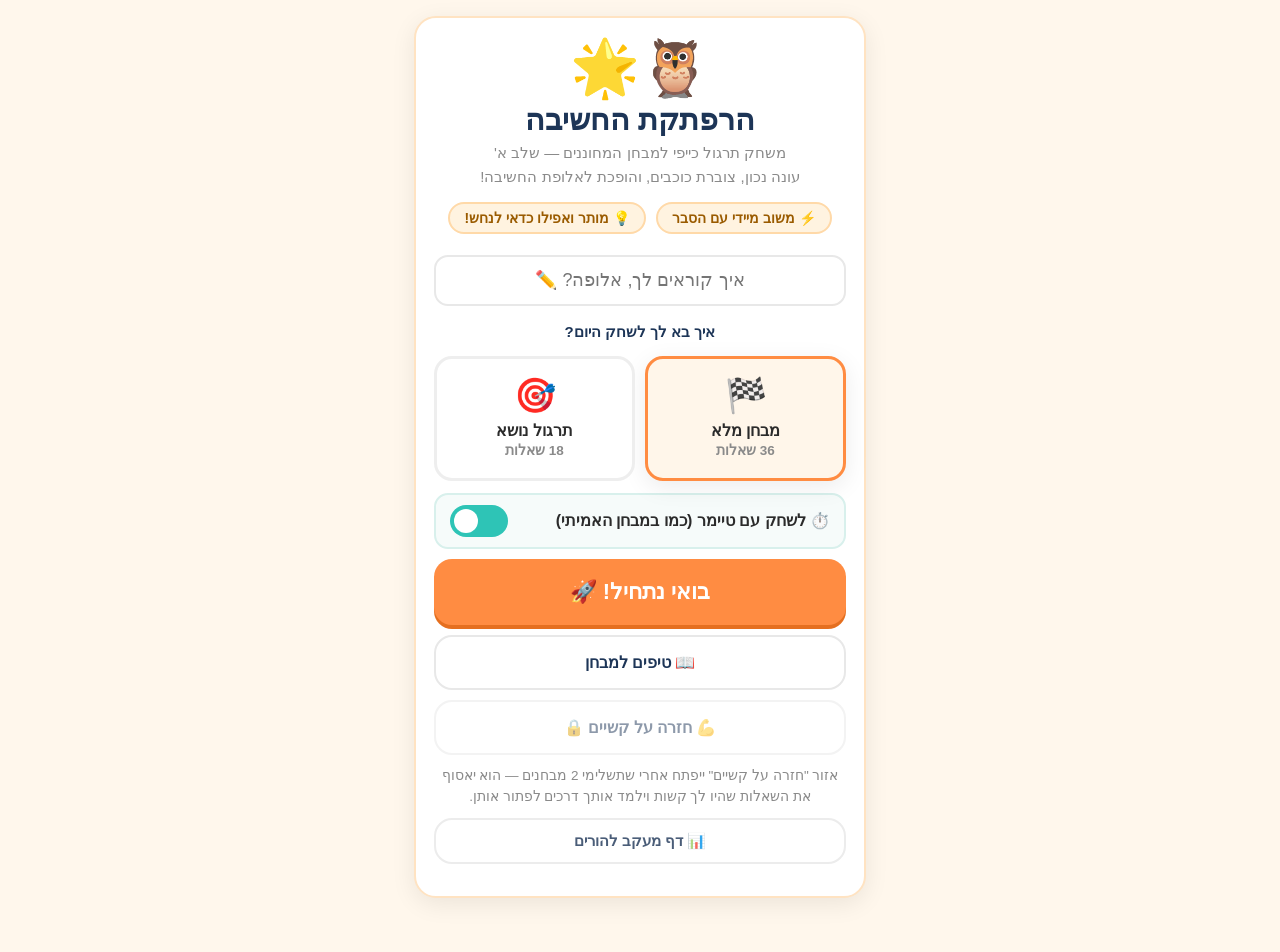
<file: index_old.html>
<!DOCTYPE html>
<html lang="he" dir="rtl">
<head>
<meta charset="UTF-8">
<meta name="viewport" content="width=device-width, initial-scale=1.0, maximum-scale=1.0, user-scalable=no">
<title>הרפתקת החשיבה 🌟 תרגול למבחן המחוננים</title>
<style>
:root{
  --bg:#FFF7EC; --card:#FFFFFF; --ink:#2B2B2B; --muted:#8A8A8A;
  --orange:#FF8C42; --orange-d:#E56F1F; --teal:#2EC4B6; --teal-d:#1FA598;
  --red:#E63946; --amber:#FFD166; --navy:#1D3557; --green:#38B000;
  --radius:22px; --shadow:0 6px 24px rgba(0,0,0,.08);
}
*{box-sizing:border-box; -webkit-tap-highlight-color:transparent;}
html,body{margin:0;padding:0;}
body{
  font-family:'Heebo','Segoe UI',Arial,sans-serif; background:var(--bg); color:var(--ink);
  min-height:100vh; display:flex; justify-content:center;
}
.ltr{direction:ltr; unicode-bidi:isolate; display:inline-block;}
#app{width:100%; max-width:480px; min-height:100vh; padding:16px 14px 40px; position:relative;}
.screen{display:none; animation:fadeIn .25s ease;}
.screen.active{display:block;}
@keyframes fadeIn{from{opacity:0; transform:translateY(8px);} to{opacity:1; transform:none;}}
.card{background:var(--card); border-radius:var(--radius); box-shadow:var(--shadow);
  border:2px solid #FFE3C2; padding:22px 18px; margin-bottom:14px;}
.center{text-align:center;}
.mascot{font-size:56px; line-height:1; margin-bottom:6px;}
h1{font-size:30px; margin:6px 0 4px; color:var(--navy);}
h2{font-size:22px; margin:4px 0 10px; color:var(--navy);}
.sub{color:var(--muted); font-size:15px; line-height:1.6;}
.btn{
  display:block; width:100%; border:none; cursor:pointer; font-family:inherit;
  font-size:19px; font-weight:800; border-radius:18px; padding:16px 12px; margin:10px 0;
  transition:transform .08s ease, box-shadow .08s ease;
}
.btn:active{transform:scale(.97);}
.btn-primary{background:var(--orange); color:#fff; box-shadow:0 4px 0 var(--orange-d);}
.btn-primary:active{box-shadow:none;}
.btn-navy{background:var(--navy); color:#fff; box-shadow:0 4px 0 #0F1F38;}
.btn-teal{background:var(--teal); color:#fff; box-shadow:0 4px 0 var(--teal-d);}
.btn-ghost{background:#fff; color:var(--navy); border:2px solid #E8E8E8; box-shadow:none; font-size:16px;}
.btn-big{font-size:22px; padding:20px 12px;}
.pill{display:inline-block; background:#FFF3E0; border:2px solid #FFD9A8; color:#9A5B00;
  border-radius:999px; padding:6px 14px; font-size:14px; font-weight:700; margin:3px;}
/* welcome */
.mode-row{display:flex; gap:10px; margin:12px 0;}
.mode-card{flex:1; background:#fff; border:3px solid #EEE; border-radius:18px; padding:16px 8px;
  text-align:center; cursor:pointer; font-weight:800; font-size:16px; transition:border .15s;}
.mode-card .em{font-size:34px; display:block; margin-bottom:6px;}
.mode-card.sel{border-color:var(--orange); background:#FFF6EA; box-shadow:var(--shadow);}
.inp{width:100%; font-family:inherit; font-size:18px; border-radius:14px; border:2px solid #E8E8E8;
  padding:13px; margin:8px 0; text-align:center;}
.tgl-row{display:flex; align-items:center; justify-content:space-between; background:#F6FBFA;
  border:2px solid #D8F0EC; border-radius:14px; padding:10px 14px; margin:10px 0; font-weight:700;}
.switch{position:relative; width:58px; height:32px; flex:none;}
.switch input{opacity:0; width:0; height:0;}
.slider{position:absolute; inset:0; background:#CCC; border-radius:999px; transition:.2s; cursor:pointer;}
.slider:before{content:""; position:absolute; width:24px; height:24px; border-radius:50%;
  background:#fff; top:4px; right:4px; transition:.2s;}
.switch input:checked + .slider{background:var(--teal);}
.switch input:checked + .slider:before{transform:translateX(-26px);}
/* topics */
.topic-grid{display:grid; grid-template-columns:1fr 1fr; gap:12px;}
.topic-card{background:#fff; border:3px solid #EEE; border-radius:18px; padding:18px 8px;
  text-align:center; cursor:pointer; transition:border .15s;}
.topic-card:active{transform:scale(.96);}
.topic-card .em{font-size:40px;}
.topic-card .t{font-weight:800; font-size:16px; margin:6px 0 2px;}
.topic-card .s{color:#F5A623; font-size:15px; letter-spacing:2px;}
/* quiz */
.quiz-top{display:flex; align-items:center; gap:10px; margin-bottom:10px;}
.timer-wrap{position:relative; width:64px; height:64px; flex:none;}
.timer-wrap svg{transform:rotate(-90deg);}
.timer-num{position:absolute; inset:0; display:flex; align-items:center; justify-content:center;
  font-weight:800; font-size:15px;}
.qmeta{flex:1;}
.qcount{font-weight:800; font-size:16px; color:var(--navy);}
.qtag{display:inline-block; font-size:13px; font-weight:700; color:#0F766E; background:#D9F7F3;
  border-radius:999px; padding:3px 12px; margin-top:4px;}
.bar{height:10px; background:#F0E6D6; border-radius:999px; overflow:hidden; margin:8px 0 14px;}
.bar > div{height:100%; background:linear-gradient(90deg,var(--teal),#7FE7DC); border-radius:999px;
  transition:width .3s ease;}
.qtext{font-size:21px; font-weight:800; line-height:1.7; margin:6px 0 14px; color:var(--ink);}
.answers{display:grid; grid-template-columns:1fr 1fr; gap:12px;}
.ans{background:#fff; border:3px solid #EFE3D0; border-radius:18px; min-height:76px;
  font-family:inherit; font-size:18px; font-weight:700; color:var(--ink); cursor:pointer;
  padding:12px 8px; display:flex; align-items:center; justify-content:center; gap:8px;
  transition:transform .08s, border .15s, background .15s;}
.ans:active{transform:scale(.96);}
.ans .ltr-badge{background:var(--navy); color:#fff; font-weight:800; border-radius:10px;
  width:30px; height:30px; display:inline-flex; align-items:center; justify-content:center; flex:none;}
.ans.correct{background:#E7F9E7; border-color:var(--green);}
.ans.wrong{background:#FDE7E9; border-color:var(--red);}
.ans.reveal{background:#E7F9E7; border-color:var(--green);}
.ans:disabled{cursor:default;}
.ans.dim{opacity:.55;}
.quiz-tools{display:flex; gap:10px; margin-top:12px;}
.tool-btn{flex:1; border:2px dashed #D9C9AE; background:#FFFBF2; border-radius:14px;
  padding:12px 6px; font-family:inherit; font-size:15px; font-weight:800; color:#9A5B00; cursor:pointer;}
.tool-btn:active{transform:scale(.96);}
#hint-box{display:none; background:#FFF8E1; border:2px solid var(--amber); border-radius:14px;
  padding:12px 14px; margin-top:10px; font-size:15px; line-height:1.7;}
#hint-box b{color:#9A5B00;}
#feedback{display:none; border-radius:18px; padding:16px; margin-top:14px; animation:fadeIn .25s;}
#feedback.good{background:#E7F9E7; border:2px solid var(--green);}
#feedback.bad{background:#FFF4E0; border:2px solid var(--amber);}
#feedback .fb-title{font-size:19px; font-weight:800; margin-bottom:6px;}
#feedback.good .fb-title{color:#1E7A1E;}
#feedback.bad .fb-title{color:#9A5B00;}
#feedback .fb-text{font-size:15.5px; line-height:1.7;}
.guess-line{text-align:center; color:var(--muted); font-style:italic; font-size:14px; margin-top:10px;}
/* skipped / summary / review */
.skip-item{display:flex; align-items:center; justify-content:space-between; background:#fff;
  border:2px solid #EFE3D0; border-radius:14px; padding:12px; margin:8px 0; font-weight:700;}
.stars{font-size:52px; letter-spacing:6px; margin:8px 0;}
.stars .off{filter:grayscale(1); opacity:.35;}
.score-big{font-size:44px; font-weight:800; color:var(--navy);}
.topic-row{display:flex; justify-content:space-between; background:#fff; border:2px solid #F0E6D6;
  border-radius:12px; padding:10px 14px; margin:6px 0; font-weight:700; font-size:15px;}
.strategy{background:#F0FAF9; border:2px solid #BDE8E2; border-radius:14px; padding:12px 14px;
  margin:10px 0; font-size:15px; line-height:1.8;}
.strategy b{color:#0F766E;}
.locked{opacity:.5;}
.note{font-size:13.5px; color:var(--muted); line-height:1.6;}
.kbd-hint{font-size:13px; color:var(--muted); text-align:center; margin-top:6px;}
@media (max-width:360px){ .qtext{font-size:19px;} .ans{font-size:16px; min-height:70px;} }
</style>
</head>
<body>
<div id="app">

  <!-- מסך פתיחה -->
  <div class="screen active" id="scr-welcome">
    <div class="card center">
      <div class="mascot">🦉🌟</div>
      <h1>הרפתקת החשיבה</h1>
      <div class="sub">משחק תרגול כייפי למבחן המחוננים — שלב א'<br>עונה נכון, צוברת כוכבים, והופכת לאלופת החשיבה!</div>
      <div style="margin:10px 0">
        <span class="pill">⚡ משוב מיידי עם הסבר</span>
        <span class="pill">💡 מותר ואפילו כדאי לנחש!</span>
      </div>
      <input class="inp" id="inp-name" placeholder="איך קוראים לך, אלופה? ✏️" maxlength="20">
      <div class="sub" style="font-weight:800; color:var(--navy); margin-top:6px;">איך בא לך לשחק היום?</div>
      <div class="mode-row">
        <div class="mode-card sel" data-mode="full"><span class="em">🏁</span>מבחן מלא<br><span class="note">36 שאלות</span></div>
        <div class="mode-card" data-mode="topic"><span class="em">🎯</span>תרגול נושא<br><span class="note">18 שאלות</span></div>
      </div>
      <div class="tgl-row">
        <span>⏱️ לשחק עם טיימר (כמו במבחן האמיתי)</span>
        <label class="switch"><input type="checkbox" id="tgl-timer" checked><span class="slider"></span></label>
      </div>
      <button class="btn btn-primary btn-big" id="btn-start">בואי נתחיל! 🚀</button>
      <button class="btn btn-ghost" id="btn-guide">📖 טיפים למבחן</button>
      <button class="btn btn-ghost" id="btn-difficulties">💪 חזרה על קשיים <span id="diff-badge"></span></button>
      <div class="note" id="diff-note">אזור "חזרה על קשיים" ייפתח אחרי שתשלימי 2 מבחנים — הוא יאסוף את השאלות שהיו לך קשות וילמד אותך דרכים לפתור אותן.</div>
      <button class="btn btn-ghost" id="btn-parents" style="font-size:15px;padding:12px;opacity:.8">📊 דף מעקב להורים</button>
    </div>
  </div>

  <!-- בחירת נושא -->
  <div class="screen" id="scr-topics">
    <div class="card">
      <h2 class="center">🎯 בחרי נושא לתרגול</h2>
      <div class="topic-grid" id="topic-grid"></div>
      <button class="btn btn-ghost" id="btn-back-w1">↩ חזרה</button>
    </div>
  </div>

  <!-- מדריך -->
  <div class="screen" id="scr-guide">
    <div class="card">
      <h2 class="center">📖 טיפים של אלופות למבחן</h2>
      <div class="strategy"><b>1. קראי פעמיים 👀</b><br>בפעם הראשונה מבינים על מה השאלה, בפעם השנייה מסמנים בראש את הנתונים החשובים.</div>
      <div class="strategy"><b>2. פסלי תשובות ✂️</b><br>תשובה שנראית מוזרה או לא קשורה? פסלי אותה מיד — ככה הניחוש שלך הופך לחכם יותר.</div>
      <div class="strategy"><b>3. דילוג חכם ⏭️</b><br>שאלה קשה? לחצי "דלג" והמשיכי הלאה. בסוף תחזרי אליה בראש שקט — לפעמים התשובה צצה לבד אחר כך.</div>
      <div class="strategy"><b>4. אף פעם לא להשאיר ריק! ⭐</b><br>אין הורדת נקודות על טעות — אז תמיד, תמיד לנחש. ניחוש נכון שווה נקודה שלמה!</div>
      <div class="strategy"><b>5. נהלי את הזמן ⏱️</b><br>שימי לב לשעון. אם נשארו 5 דקות ויש 10 שאלות — זה הזמן לנחש מהר ולא להתעכב.</div>
      <button class="btn btn-navy" id="btn-back-w2">הבנתי, בואי נשחק! 🚀</button>
    </div>
  </div>

  <!-- מסך שאלה -->
  <div class="screen" id="scr-quiz">
    <div class="card">
      <div class="quiz-top">
        <div class="timer-wrap" id="timer-wrap">
          <svg width="64" height="64" viewBox="0 0 64 64">
            <circle cx="32" cy="32" r="26" fill="none" stroke="#F0E6D6" stroke-width="7"/>
            <circle id="timer-ring" cx="32" cy="32" r="26" fill="none" stroke="#2EC4B6" stroke-width="7"
              stroke-linecap="round" stroke-dasharray="163.3" stroke-dashoffset="0"/>
          </svg>
          <div class="timer-num ltr" id="timer-text">40:00</div>
        </div>
        <div class="qmeta">
          <div class="qcount" id="q-count">שאלה 1 מתוך 36</div>
          <div class="bar"><div id="q-bar-fill" style="width:0%"></div></div>
          <span class="qtag" id="q-topic">🔢 סדרות ומספרים</span>
        </div>
      </div>
      <div class="qtext" id="q-text"></div>
      <div class="answers" id="answers"></div>
      <div id="hint-box"></div>
      <div class="quiz-tools">
        <button class="tool-btn" id="btn-hint">💡 איך ניגשים?</button>
        <button class="tool-btn" id="btn-skip">⏭ דלגי וחזרי אחר כך</button>
      </div>
      <div id="feedback">
        <div class="fb-title" id="fb-title"></div>
        <div class="fb-text" id="fb-text"></div>
        <button class="btn btn-navy" id="btn-next" style="margin-bottom:0">לשאלה הבאה ←</button>
      </div>
      <div class="guess-line" id="guess-line">לא בטוחה? נחשי! אולי תגלי שידעת 💫</div>
    </div>
  </div>

  <!-- שאלות שדולגו -->
  <div class="screen" id="scr-skipped">
    <div class="card">
      <h2 class="center">⏭ שאלות שדילגת עליהן</h2>
      <div class="sub center">כל הכבוד שלא נתקעת! עכשיו חזרי אליהן בראש שקט.<br>זכרי: אסור להשאיר שאלה ריקה — נחשי!</div>
      <div id="skipped-list"></div>
      <button class="btn btn-primary btn-big" id="btn-to-summary">סיימתי לענות על הכל! 🏁</button>
      <div class="note center" id="skipped-note"></div>
    </div>
  </div>

  <!-- סיכום -->
  <div class="screen" id="scr-summary">
    <div class="card center">
      <div class="mascot" id="sum-mascot">🦉</div>
      <h2 id="sum-title">כל הכבוד!</h2>
      <div class="stars" id="sum-stars"></div>
      <div class="score-big"><span id="sum-score">0</span><span style="font-size:20px; color:var(--muted)"> / <span id="sum-total">36</span></span></div>
      <div class="sub" id="sum-msg"></div>
      <div id="sum-topics" style="text-align:right; margin-top:10px;"></div>
      <div class="sub" id="sum-time" style="margin-top:8px;"></div>
      <div style="margin-top:14px;">
        <button class="btn btn-primary" id="btn-again">🔁 לשחק שוב</button>
        <button class="btn btn-teal" id="btn-diff2">💪 חזרה על קשיים</button>
        <button class="btn btn-ghost" id="btn-topics2">🎯 נושא אחר</button>
        <button class="btn btn-ghost" id="btn-home">🏠 למסך הראשי</button>
      </div>
    </div>
  </div>

  <!-- חזרה על קשיים -->
  <div class="screen" id="scr-review">
    <div class="card">
      <h2 class="center">💪 חזרה על קשיים</h2>
      <div class="sub center" id="rev-sub">אספתי את השאלות שהיו לך הכי קשות. בואי נלמד דרך לנצח כל אחת מהן!</div>
      <div id="rev-body"></div>
      <button class="btn btn-ghost" id="btn-home2">🏠 למסך הראשי</button>
    </div>
  </div>

  <!-- דף הכנה -->
  <div class="screen" id="scr-prep">
    <div class="card">
      <div class="mascot">🎮</div>
      <h2 class="center">לפני שמתחילים — איך משחקים?</h2>
      <div class="sub center" id="prep-info"></div>
      <div class="strategy"><b>❓ עונים</b> על כל שאלה — לוחצים על אחת מ-4 התשובות.</div>
      <div class="strategy"><b>💡 לא בטוחה?</b> לוחצים "איך ניגשים?" — מקבלים טיפ שעוזר לחשוב, בלי התשובה.</div>
      <div class="strategy"><b>⏭ שאלה קשה?</b> לוחצים "דלגי" וממשיכים — חוזרים אליה בסוף.</div>
      <div class="strategy"><b>🤔 תמיד לנחש!</b> אף פעם לא משאירים שאלה ריקה — ניחוש חכם יכול להיות נכון.</div>
      <div class="strategy"><b>⭐ בסוף</b> מקבלים כוכבים ורואים איך היה בכל נושא.</div>
      <button class="btn btn-primary btn-big" id="btn-prep-go">הבנתי, בואי נשחק! 🚀</button>
      <button class="btn btn-ghost" id="btn-prep-back">↩ חזרה</button>
    </div>
  </div>

  <!-- דף מעקב להורים -->
  <div class="screen" id="scr-parents">
    <div class="card">
      <h2 class="center">📊 דף מעקב להורים</h2>
      <div class="sub center">כך הילדה מתקדמת — נשמר על האייפד הזה, גם אחרי סגירה:</div>
      <div class="topic-row"><span>🎯 תרגולים שהושלמו</span><span class="ltr" id="par-tests">0</span></div>
      <div class="topic-row"><span>📈 ציון ממוצע</span><span class="ltr" id="par-avg">—</span></div>
      <div class="topic-row"><span>🏆 ציון הכי טוב</span><span class="ltr" id="par-best">—</span></div>
      <div class="topic-row"><span>⏱️ סך זמן תרגול</span><span class="ltr" id="par-time">—</span></div>
      <div class="topic-row"><span>💪 שאלות קשות שנאספו</span><span class="ltr" id="par-diff">0</span></div>
      <h3>📚 דיוק לפי נושא</h3>
      <div id="par-topics"></div>
      <h3>🕘 היסטוריה</h3>
      <div id="par-history"></div>
      <button class="btn btn-ghost" id="btn-reset">🗑️ איפוס נתוני מעקב</button>
      <button class="btn btn-teal" id="btn-back-par">↩ חזרה</button>
    </div>
  </div>

</div>
<script>
"use strict";
/* ====== נתונים ====== */
const TOPICS = {
  numbers:{name:"סדרות ומספרים", icon:"🔢"},
  shapes:{name:"צורות ותבניות", icon:"🔷"},
  words:{name:"מילים והיגיון מילולי", icon:"💬"},
  logic:{name:"בעיות מילוליות ולוגיקה", icon:"🧩"}
};
const LETTERS=["א","ב","ג","ד"];
const PRAISE=["כל הכבוד! 🌟","מדהים! 🎉","אלופה! 💪","נכון מאוד! ✨","יש! 🎯"];
const COMFORT=["ניסיון יפה! בואי נראה איך חושבים על זה 💡","לא נורא בכלל! ככה לומדים 🌱","קרוב! בואי נבין ביחד 🤗"];
const QUESTIONS=[
/* ===== נושא 1: סדרות ומספרים ===== */
{id:"n1",topic:"numbers",q:'השלימי את הסדרה: <span class="ltr">2, 4, 6, 8, __</span>',options:["9","10","12","7"],correct:1,explain:"כל מספר גדול ב-2 מהקודם: 8+2=10.",hint:"בדקי מה הקפיצה בין כל שני מספרים סמוכים — היא נשארת קבועה."},
{id:"n2",topic:"numbers",q:'השלימי את הסדרה: <span class="ltr">5, 10, 15, __</span>',options:["18","16","20","25"],correct:2,explain:"קפיצות של 5: 15+5=20.",hint:"זו סדרת הקפיצות של 5 — כמו לספור על האצבעות בחמישיות."},
{id:"n3",topic:"numbers",q:'השלימי את הסדרה: <span class="ltr">1, 3, 5, 7, __</span>',options:["8","9","10","11"],correct:1,explain:"מספרים אי-זוגיים עולים: אחרי 7 בא 9.",hint:"שימי לב — כל המספרים בסדרה אי-זוגיים. מה האי-זוגי הבא אחרי 7?"},
{id:"n4",topic:"numbers",q:'השלימי את הסדרה: <span class="ltr">10, 20, 30, __</span>',options:["35","40","45","50"],correct:1,explain:"קפיצות של 10: 30+10=40.",hint:"איזו קפיצה יש בין 10 ל-20? המשיכי באותה קפיצה."},
{id:"n5",topic:"numbers",q:'השלימי את הסדרה: <span class="ltr">3, 6, 9, __</span>',options:["10","11","12","15"],correct:2,explain:"קפיצות של 3: 9+3=12.",hint:"חשבי: 3+3=6, 6+3=9… מה בא אחר כך?"},
{id:"n6",topic:"numbers",q:'השלימי את הסדרה היורדת: <span class="ltr">20, 18, 16, __</span>',options:["12","14","15","10"],correct:1,explain:"יורדים ב-2 בכל פעם: 16-2=14.",hint:"הסדרה יורדת — בדקי בכמה יורדים בכל צעד."},
{id:"n7",topic:"numbers",q:'השלימי את הסדרה: <span class="ltr">1, 2, 4, 8, __</span>',options:["10","12","14","16"],correct:3,explain:"כל מספר כפול 2 מהקודם: 8×2=16.",hint:"כאן הקפיצה לא קבועה — בדקי מה הקשר בין כל מספר לקודם לו. רמז: כפל."},
{id:"n8",topic:"numbers",q:'איזה מספר חסר? <span class="ltr">7 + __ = 12</span>',options:["4","5","6","19"],correct:1,explain:"7+5=12, אז חסר 5.",hint:"שאלי את עצמך: כמה צריך להוסיף ל-7 כדי להגיע ל-12? אפשר לספור קדימה מ-7."},
{id:"n9",topic:"numbers",q:'איזה מספר חסר? <span class="ltr">__ − 4 = 9</span>',options:["5","9","13","14"],correct:2,explain:"13−4=9, אז המספר החסר הוא 13.",hint:"הפכי את התרגיל: איזה מספר פחות 4 נותן 9? נסי לחבר: 9+4=?"},
{id:"n10",topic:"numbers",q:"איזה מספר הוא זוגי?",options:["3","7","12","9"],correct:2,explain:"12 מתחלק ב-2 בלי שארית — הוא זוגי.",hint:"מספר זוגי מסתיים ב-0, 2, 4, 6 או 8. בדקי את הספרה האחרונה."},
{id:"n11",topic:"numbers",q:"איזה מספר הוא אי-זוגי?",options:["4","8","11","20"],correct:2,explain:"11 מסתיים ב-1 — הוא אי-זוגי.",hint:"מספר אי-זוגי מסתיים ב-1, 3, 5, 7 או 9."},
{id:"n12",topic:"numbers",q:'השלימי את הסדרה: <span class="ltr">100, 90, 80, __</span>',options:["60","70","75","85"],correct:1,explain:"יורדים ב-10: 80−10=70.",hint:"זו סדרה יורדת בעשרות. המשיכי לרדת באותו קצב."},
{id:"n13",topic:"numbers",q:'כמה זה <span class="ltr">5 × 2</span>?',options:["7","10","12","15"],correct:1,explain:"5×2 זה 5+5=10.",hint:"כפל הוא חיבור חוזר: 5 ועוד 5."},
{id:"n14",topic:"numbers",q:"כמה זה חצי מ-14?",options:["6","7","8","12"],correct:1,explain:"14 לחלק ל-2 שווה 7.",hint:"חצי מ-14: איזה מספר ועוד עצמו נותן 14?"},
{id:"n15",topic:"numbers",q:'השלימי את הסדרה: <span class="ltr">4, 8, 12, __</span>',options:["14","15","16","20"],correct:2,explain:"קפיצות של 4: 12+4=16.",hint:"זו לוח הכפל של 4: 4, 8, 12… מה בא אחר כך?"},
{id:"n16",topic:"numbers",q:"איזה מספר גדול מ-47 אבל קטן מ-52?",options:["53","46","50","44"],correct:2,explain:"50 נמצא בין 47 ל-52.",hint:"פסלי תשובות: מה גדול מדי? מה קטן מדי? מה נשאר?"},
{id:"n17",topic:"numbers",q:'השלימי את הסדרה: <span class="ltr">9, 7, 5, __</span>',options:["4","3","2","6"],correct:1,explain:"יורדים ב-2: 5−2=3.",hint:"סדרה יורדת של אי-זוגיים. לכי אחורה בצעדים של 2."},
{id:"n18",topic:"numbers",q:'כמה זה <span class="ltr">3 + 3 + 3 + 3</span>?',options:["9","10","12","15"],correct:2,explain:"ארבע פעמים 3 זה 12.",hint:"ספרי כמה פעמים מופיע 3, ואז חשבי: 4 פעמים 3."},
/* ===== נושא 2: צורות ותבניות ===== */
{id:"s1",topic:"shapes",q:'מה בא אחר כך? <span class="ltr">🔺 🔵 🔺 🔵 🔺 __</span>',options:["🔵","🔺","⭐","🟢"],correct:0,explain:"הצורות מתחלפות: משולש, עיגול, משולש, עיגול… אחרי 🔺 בא 🔵.",hint:"חפשי תבנית חוזרת: מה בא אחרי כל 🔺?"},
{id:"s2",topic:"shapes",q:'מה בא אחר כך? <span class="ltr">⭐ ⭐ 🌙 ⭐ ⭐ 🌙 ⭐ __</span>',options:["⭐","🌙","🌈","☁️"],correct:0,explain:"התבנית היא שני כוכבים וירח, שחוזרת על עצמה.",hint:"חלקי לקבוצות קטנות זהות — איזו קבוצה חוזרת?"},
{id:"s3",topic:"shapes",q:'הביטי בשורה: <span class="ltr">🔴 🔴 🟥 🔴</span> איזו צורה שונה מהאחרות?',options:["🔴","🟥","🔵","🟢"],correct:1,explain:"שלוש צורות הן עיגולים ורק אחת היא ריבוע.",hint:"מה משותף לשלוש מהצורות? חפשי את זו שלא מתאימה."},
{id:"s4",topic:"shapes",q:'מה בא אחר כך? <span class="ltr">🟢🟢 🔴 🟢🟢 🔴 🟢🟢 __</span>',options:["🔴","🟢","🟡","🔵"],correct:0,explain:"התבנית: שני ירוקים ואדום אחד, שוב ושוב.",hint:"ספרי כמה ירוקים באים לפני כל אדום."},
{id:"s5",topic:"shapes",q:'כמה עיגולים כחולים יש כאן? <span class="ltr">🔵 🔴 🔵 🟢 🔵</span>',options:["2","3","4","5"],correct:1,explain:"יש שלושה עיגולים כחולים.",hint:"ספרי לאט, אחד אחד, רק את הכחולים — דלגי על הצבעים האחרים."},
{id:"s6",topic:"shapes",q:'מה בא אחר כך? <span class="ltr">⬛ ⬜ ⬛ ⬜ ⬛ __</span>',options:["⬜","⬛","🟫","🔶"],correct:0,explain:"ריבוע שחור ולבן מתחלפים — אחרי שחור בא לבן.",hint:"זו תבנית של שניים שמתחלפים. מה היה לפני כל לבן?"},
{id:"s7",topic:"shapes",q:'הביטי בשורה: <span class="ltr">🍎 🍎 🍎 🍐</span> איזה פרי שונה?',options:["🍎","🍐","🍇","🍊"],correct:1,explain:"שלושה תפוחים אדומים ואגס אחד ירוק.",hint:"שלושה דומים ואחד שונה — מה מייחד את השונה?"},
{id:"s8",topic:"shapes",q:'מה בא אחר כך? <span class="ltr">🔴 🟡 🟢 🔴 🟡 🟢 🔴 __</span>',options:["🟡","🔴","🟢","🔵"],correct:0,explain:"התבנית בת שלושה צבעים חוזרת: אדום, צהוב, ירוק.",hint:"מצאי את היחידה החוזרת — שלושה צבעים בסדר קבוע."},
{id:"s9",topic:"shapes",q:'החיות מסודרות מהקטנה לגדולה: <span class="ltr">🐭 🐱 🐶 __</span> מי באה אחרונה?',options:["🐜","🐴","🐥","🐢"],correct:1,explain:"הסוס גדול מהכלב, אז הוא האחרון בסדר עולה.",hint:"חשבי איזו חיה הכי גדולה מכולן — היא סוגרת את השורה."},
{id:"s10",topic:"shapes",q:'מה בא אחר כך? <span class="ltr">🌸 🌸 🌼 🌸 🌸 🌼 🌸 __</span>',options:["🌸","🌼","🌺","🌻"],correct:0,explain:"שני פרחים ורודים ואז צהוב — התבנית חוזרת.",hint:"אחרי כל 🌼 כמה 🌸 באים? המשיכי באותו קצב."},
{id:"s11",topic:"shapes",q:'הביטי בשורה: <span class="ltr">⬛ ⬛ 🟥 ⬛</span> איזו צורה שונה?',options:["⬛","🟥","⬜","🔶"],correct:1,explain:"שלושה ריבועים שחורים וריבוע אדום אחד.",hint:"הצבע שונה, הצורה זהה — חפשי את הצבע היוצא דופן."},
{id:"s12",topic:"shapes",q:'מה בא אחר כך? <span class="ltr">🔺🔺 🔵 🔺🔺 🔵 🔺 __</span>',options:["🔺","🔵","⭐","🟢"],correct:0,explain:"שני משולשים ואז עיגול — התבנית חוזרת.",hint:"ספרי כמה 🔺 באים לפני כל 🔵."},
{id:"s13",topic:"shapes",q:'מה בא אחר כך? <span class="ltr">🌞 🌞 🌜 🌞 🌞 __</span>',options:["🌜","🌞","⭐","☁️"],correct:0,explain:"שתי שמשות ואז ירח — התבנית חוזרת.",hint:"כמה 🌞 באות לפני כל 🌜?"},
{id:"s14",topic:"shapes",q:"בשורה היו 7 כוכבים, ו-2 נמחקו. כמה כוכבים נשארו?",options:["4","5","6","9"],correct:1,explain:"7 פחות 2 שווה 5.",hint:"הפכי לסיפור חשבון: 7−2=?"},
{id:"s15",topic:"shapes",q:'מה בא אחר כך? <span class="ltr">🔴 🔵 🟢 🔴 🔵 __</span>',options:["🟢","🔴","🔵","🟡"],correct:0,explain:"שלושה צבעים בסדר קבוע שחוזר על עצמו.",hint:"כתבי בראש את הסדר: אדום, כחול, ירוק, אדום, כחול…"},
{id:"s16",topic:"shapes",q:'הביטי בשורה: <span class="ltr">🐘 🐘 🐭 🐘</span> איזו חיה שונה בגודל?',options:["🐘","🐭","🦒","🐳"],correct:1,explain:"שלושה פילים גדולים ועכבר אחד קטן.",hint:"כאן ההבדל הוא בגודל, לא בצורה. מי הזעיר בחבורה?"},
{id:"s17",topic:"shapes",q:'מה בא אחר כך? <span class="ltr">🍎 🍏 🍎 🍏 🍎 __</span>',options:["🍏","🍎","🍐","🍊"],correct:0,explain:"תפוח אדום ותפוח ירוק מתחלפים.",hint:"שני צבעים מתחלפים אחד אחרי השני."},
{id:"s18",topic:"shapes",q:'מה בא אחר כך? <span class="ltr">🔷 🔷 🔶 🔷 🔷 🔶 🔷 __</span>',options:["🔷","🔶","🔻","⬛"],correct:0,explain:"שני מעוינים כחולים ואחד כתום — התבנית חוזרת.",hint:"מצאי כמה 🔷 באים לפני כל 🔶."},
/* ===== נושא 3: מילים והיגיון מילולי ===== */
{id:"w1",topic:"words",q:'איזו מילה נרדפת ל"שמח"?',options:["עצוב","עליז","עייף","כועס"],correct:1,explain:'"עליז" פירושו שמח.',hint:"מילה נרדפת = מילה עם אותו פירוש. איזו מילה מרגישה כמו שמח?"},
{id:"w2",topic:"words",q:'מה ההפך מהמילה "גדול"?',options:["רחב","קטן","גבוה","ארוך"],correct:1,explain:'ההפך מגדול הוא קטן.',hint:"חשבי על פיל ועכבר — הפיל גדול, העכבר…?"},
{id:"w3",topic:"words",q:"אבא : בן = אמא : ___",options:["בת","אח","סבא","דוד"],correct:0,explain:"כמו שאבא הוא ההורה של הבן, אמא היא ההורה של הבת.",hint:"השלימי את הזוג: אבא הולך עם בן, אז אמא הולכת עם…?"},
{id:"w4",topic:"words",q:"יום : לילה = אור : ___",options:["שמש","חושך","בוקר","נר"],correct:1,explain:"כמו שהלילה הוא ההפך מהיום, החושך הוא ההפך מהאור.",hint:"כאן הקשר הוא הפכים. מה ההפך מאור?"},
{id:"w5",topic:"words",q:"איזו מילה שונה מהאחרות? תפוח, בננה, גזר, ענבים",options:["תפוח","בננה","גזר","ענבים"],correct:2,explain:"הגזר הוא ירק, וכל השאר פירות.",hint:"שלוש מהמילים שייכות לאותה קבוצה. מה אוכלים כקינוח ומה בארוחה?"},
{id:"w6",topic:"words",q:"איזו מילה שונה מהאחרות? כלב, חתול, דג, מכונית",options:["כלב","חתול","דג","מכונית"],correct:3,explain:"המכונית אינה בעל חיים.",hint:"שלוש הן יצורים חיים. מי לא נושמת?"},
{id:"w7",topic:"words",q:"ציפור : קן = דבורה : ___",options:["פרח","כוורת","דבש","עץ"],correct:1,explain:"הקן הוא הבית של הציפור, והכוורת היא הבית של הדבורה.",hint:"הקשר הוא 'בית של'. איפה גרה הדבורה?"},
{id:"w8",topic:"words",q:"ספר : קריאה = עיפרון : ___",options:["כתיבה","שינה","אכילה","ריצה"],correct:0,explain:"בספר קוראים, ובעיפרון כותבים.",hint:"מה עושים עם כל אחד מהם? ספר → קוראים, עיפרון → …?"},
{id:"w9",topic:"words",q:'איזו מילה נרדפת ל"מהר"?',options:["לאט","במהירות","בזהירות","בשקט"],correct:1,explain:'"במהירות" פירושו מהר.',hint:"חפשי את המילה עם אותו שורש: מ-ה-ר."},
{id:"w10",topic:"words",q:'מה ההפך מהמילה "קר"?',options:["קריר","חם","נעים","רטוב"],correct:1,explain:'ההפך מקר הוא חם.',hint:"חשבי על חורף מול קיץ."},
{id:"w11",topic:"words",q:'קראי את הקטע ועני: "נועה אוהבת לקרוא ספרים. כל ערב לפני השינה היא קוראת פרק אחד. אתמול היא סיימה ספר בן שבעה פרקים."<br>כמה ערבים קראה נועה את הספר?',options:["5","6","7","8"],correct:2,explain:"הספר בן שבעה פרקים, ובכל ערב היא קראה פרק אחד — אז שבעה ערבים.",hint:"חפשי בקטע שני מספרים: כמה פרקים בספר, וכמה פרקים בכל ערב."},
{id:"w12",topic:"words",q:'קראי את הקטע ועני: "נועה אוהבת לקרוא ספרים. כל ערב לפני השינה היא קוראת פרק אחד. אתמול היא סיימה ספר בן שבעה פרקים."<br>לפי הקטע: מתי נועה קוראת ספרים?',options:["בבוקר","בצהריים","בערב לפני השינה","באמצע הלילה"],correct:2,explain:'כתוב במפורש: "כל ערב לפני השינה".',hint:"התשובה כתובה מילה במילה בקטע — חפשי מתי."},
{id:"w13",topic:"words",q:'קראי את הקטע ועני: "בגן החיות גרים אריה אחד, שני קופים ותוכי אחד. הקופים אוהבים לאכול בננות."<br>כמה חיות יש בגן בסך הכל?',options:["3","4","5","6"],correct:1,explain:"1 אריה + 2 קופים + 1 תוכי = 4 חיות.",hint:"ספרי כל חיה: אריה אחד, ועוד שניים, ועוד אחד…"},
{id:"w14",topic:"words",q:'קראי את הקטע ועני: "בגן החיות גרים אריה אחד, שני קופים ותוכי אחד. הקופים אוהבים לאכול בננות."<br>לפי הקטע: מה אוהבים הקופים לאכול?',options:["תפוחים","בננות","גזר","לחם"],correct:1,explain:'כתוב במפורש: "הקופים אוהבים לאכול בננות".',hint:"התשובה במשפט האחרון של הקטע."},
{id:"w15",topic:"words",q:"איזו מילה שונה מהאחרות? כיסא, שולחן, מיטה, תפוח",options:["כיסא","שולחן","מיטה","תפוח"],correct:3,explain:"התפוח הוא פרי, וכל השאר רהיטים.",hint:"שלוש מהמילים נמצאות בחדר. איפה לא יושבים ולא ישנים?"},
{id:"w16",topic:"words",q:"דג : מים = ציפור : ___",options:["קן","שמיים","עץ","אדמה"],correct:1,explain:"הדג חי במים, והציפור עפה בשמיים.",hint:"הקשר הוא 'איפה חי'. איפה חיה הציפור?"},
{id:"w17",topic:"words",q:'איזו מילה נרדפת ל"יפה"?',options:["מכוער","נאה","גדול","חזק"],correct:1,explain:'"נאה" פירושו יפה.',hint:"פסלי את ההפך (מכוער) ואת הלא-קשורות."},
{id:"w18",topic:"words",q:"רופא : חולים = מורה : ___",options:["תלמידים","ספרים","כיתה","לוח"],correct:0,explain:"הרופא מטפל בחולים, והמורה מלמדת תלמידים.",hint:"הקשר הוא 'במי מטפל'. במי מטפלת המורה?"},
/* ===== נושא 4: בעיות מילוליות ולוגיקה ===== */
{id:"l1",topic:"logic",q:"לנועה היו 5 תפוחים. אמא נתנה לה עוד 3 תפוחים. כמה תפוחים יש לנועה עכשיו?",options:["7","8","9","10"],correct:1,explain:"5+3=8.",hint:"'נתנה לה עוד' אומר שמחברים. 5+3=?"},
{id:"l2",topic:"logic",q:"בכיתה יש 12 ילדים. 4 ילדים יצאו לחצר. כמה ילדים נשארו בכיתה?",options:["7","8","9","16"],correct:1,explain:"12−4=8.",hint:"'יצאו' אומר שמחסרים. 12−4=?"},
{id:"l3",topic:"logic",q:"לדני היו 10 גולות. הוא נתן 4 גולות לחבר. כמה גולות נשארו לו?",options:["4","5","6","14"],correct:2,explain:"10−4=6.",hint:"נתן = פחות. 10−4=?"},
{id:"l4",topic:"logic",q:"על עץ ישבו 6 ציפורים. עוד 2 ציפורים הצטרפו אליהן. כמה ציפורים על העץ עכשיו?",options:["4","6","8","12"],correct:2,explain:"6+2=8.",hint:"'הצטרפו' אומר שמחברים."},
{id:"l5",topic:"logic",q:"בקופסה היו 9 עוגיות. אכלו 3 עוגיות. כמה עוגיות נשארו בקופסה?",options:["3","6","9","12"],correct:1,explain:"9−3=6.",hint:"'אכלו' אומר שמחסרים."},
{id:"l6",topic:"logic",q:'נועה קנתה מחברת ב-7 שקלים ושילמה בשטר של 10 שקלים. כמה עודף היא קיבלה?',options:["2 שקלים","3 שקלים","4 שקלים","17 שקלים"],correct:1,explain:"10−7=3 שקלים עודף.",hint:"עודף = מה ששילמה פחות המחיר: 10−7."},
{id:"l7",topic:"logic",q:"אמא חילקה 12 סוכריות שווה בשווה בין 3 ילדים. כמה סוכריות קיבל כל ילד?",options:["3","4","5","6"],correct:1,explain:"12 לחלק ל-3 שווה 4.",hint:"'שווה בשווה' אומר לחלק. איזה מספר כפול 3 נותן 12?"},
{id:"l8",topic:"logic",q:"רון בן 8, ואחותו בת 5. בכמה שנים רון גדול מאחותו?",options:["2","3","4","13"],correct:1,explain:"8−5=3 שנים.",hint:"הפרש גילים = הגדול פחות הקטן."},
{id:"l9",topic:"logic",q:"דנה גבוהה מיוסי, ויוסי גבוה מנועה. מי הגבוהה ביותר?",options:["דנה","יוסי","נועה","אי אפשר לדעת"],correct:0,explain:"דנה גבוהה מיוסי שגבוה מנועה — אז דנה הכי גבוהה.",hint:"סדרי בראש מהגבוה לנמוך: מי מעל מי?"},
{id:"l10",topic:"logic",q:"אריה כבד מדוד, ודוד כבד מגיל. מי הקל ביותר?",options:["אריה","דוד","גיל","אי אפשר לדעת"],correct:2,explain:"גיל הכי קל, כי דוד כבד ממנו ואריה כבד מדוד.",hint:"סדרי מהכבד לקל — מי בתחתית הרשימה?"},
{id:"l11",topic:"logic",q:"אם היום יום שני, איזה יום יהיה מחר?",options:["ראשון","שלישי","רביעי","שני"],correct:1,explain:"אחרי שני בא שלישי.",hint:"שירי את ימי השבוע בראש: ראשון, שני…"},
{id:"l12",topic:"logic",q:"אם אתמול היה יום חמישי, איזה יום היום?",options:["רביעי","חמישי","שישי","שבת"],correct:2,explain:"היום שאחרי חמישי הוא שישי.",hint:"מה בא אחרי חמישי?"},
{id:"l13",topic:"logic",q:"בשקית יש 4 כדורים אדומים ו-3 כדורים כחולים. כמה כדורים יש בשקית בסך הכל?",options:["5","6","7","12"],correct:2,explain:"4+3=7.",hint:"'בסך הכל' אומר לחבר את שתי הקבוצות."},
{id:"l14",topic:"logic",q:'נועה קמה ב-7:00 וההסעה מגיעה ב-7:30. כמה דקות יש לה להתארגן?',options:["20 דקות","25 דקות","30 דקות","60 דקות"],correct:2,explain:"מ-7:00 עד 7:30 עוברות 30 דקות.",hint:"חצי שעה = 30 דקות."},
{id:"l15",topic:"logic",q:"סבא בן 70 ואבא בן 40. בכמה שנים סבא מבוגר מאבא?",options:["20","30","40","110"],correct:1,explain:"70−40=30 שנים.",hint:"הפרש = הגדול פחות הקטן: 70−40."},
{id:"l16",topic:"logic",q:"בחנות יש 5 מדפים, ועל כל מדף 2 ספרים. כמה ספרים יש בחנות?",options:["7","8","10","12"],correct:2,explain:"5 פעמים 2 שווה 10.",hint:"5 מדפים × 2 ספרים. אפשר לחבר: 2+2+2+2+2."},
{id:"l17",topic:"logic",q:"כל הכלבים אוהבים לטייל. רקסי הוא כלב. מה נכון לומר?",options:["רקסי אוהב לטייל","רקסי לא אוהב לטייל","רקסי הוא חתול","אי אפשר לדעת"],correct:0,explain:"אם כל הכלבים אוהבים לטייל ורקסי כלב — גם הוא אוהב לטייל.",hint:"הכלל חל על כולם, ורקסי הוא אחד מה'כולם'."},
{id:"l18",topic:"logic",q:"כל הציפורים עפות. התוכי הוא ציפור. מה נכון לומר?",options:["התוכי עף","התוכי שוחה","התוכי לא זז","אי אפשר לדעת"],correct:0,explain:"הכלל חל על כל הציפורים, והתוכי הוא ציפור.",hint:"כמו בשאלה הקודמת — החוק הכללי חל גם עליו."},
/* ===== תוספת: עוד 22 שאלות מספרים ===== */
{id:"n19",topic:"numbers",q:'השלימי את הסדרה: <span class="ltr">10, 20, 30, 40, __</span>',options:["45","50","55","60"],correct:1,explain:"קפיצות של 10: 40+10=50.",hint:"בכמה קופצים בכל פעם?"},
{id:"n20",topic:"numbers",q:'השלימי את הסדרה היורדת: <span class="ltr">30, 25, 20, 15, __</span>',options:["5","10","12","15"],correct:1,explain:"מחסרים 5 בכל פעם: 15−5=10.",hint:"הסדרה יורדת — בכמה בכל צעד?"},
{id:"n21",topic:"numbers",q:'השלימי את הסדרה: <span class="ltr">2, 4, 8, 16, __</span>',options:["24","30","32","36"],correct:2,explain:"מכפילים ב-2: 16×2=32.",hint:"כאן לא מוסיפים — מכפילים."},
{id:"n22",topic:"numbers",q:'איזה מספר חסר? <span class="ltr">9, 18, 27, __, 45</span>',options:["32","34","36","38"],correct:2,explain:"קפיצות של 9: 27+9=36.",hint:"בדקי את המרחק בין 9 ל-18."},
{id:"n23",topic:"numbers",q:'השלימי את הסדרה: <span class="ltr">6, 12, 18, 24, __</span>',options:["28","30","32","36"],correct:1,explain:"קפיצות של 6: 24+6=30.",hint:"איזו קפיצה חוזרת?"},
{id:"n24",topic:"numbers",q:'איזה מספר חסר? <span class="ltr">40, 36, 32, __, 24</span>',options:["26","28","30","34"],correct:1,explain:"מחסרים 4: 32−4=28.",hint:"יורדים תמיד באותו מרחק."},
{id:"n25",topic:"numbers",q:'השלימי את הסדרה: <span class="ltr">1, 1, 2, 3, 5, 8, __</span>',options:["11","12","13","15"],correct:2,explain:"כל מספר הוא סכום שני הקודמים: 5+8=13.",hint:"חברי כל שני מספרים סמוכים — מה קיבלת?"},
{id:"n26",topic:"numbers",q:'כמה זה <span class="ltr">20 − 8</span>?',options:["10","11","12","13"],correct:2,explain:"20−8=12.",hint:"20 פחות 10 זה 10, אז פחות 8 זה 2 יותר."},
{id:"n27",topic:"numbers",q:'כמה זה <span class="ltr">5 × 4</span>?',options:["9","15","20","25"],correct:2,explain:"5×4=20.",hint:"5+5+5+5."},
{id:"n28",topic:"numbers",q:'כמה זה <span class="ltr">18 ÷ 3</span>?',options:["5","6","7","9"],correct:1,explain:"18 לחלק ל-3 שווה 6.",hint:"איזה מספר כפול 3 נותן 18?"},
{id:"n29",topic:"numbers",q:'השלימי את הסדרה: <span class="ltr">1, 3, 6, 10, __</span>',options:["13","14","15","16"],correct:2,explain:"הקפיצות גדלות: +2, +3, +4, +5. 10+5=15.",hint:"בדקי את הקפיצות — הן לא קבועות, הן גדלות."},
{id:"n30",topic:"numbers",q:'איזה מספר חסר? <span class="ltr">81, 72, 63, __, 45</span>',options:["52","54","56","58"],correct:1,explain:"מחסרים 9: 63−9=54.",hint:"81→72 זה פחות 9. המשיכי."},
{id:"n31",topic:"numbers",q:"איזה מספר מתחלק ב-5 בלי שארית?",options:["23","31","35","42"],correct:2,explain:"35 מתחלק ב-5.",hint:"מספרים שמתחלקים ב-5 מסתיימים ב-0 או ב-5."},
{id:"n32",topic:"numbers",q:'השלימי את הסדרה: <span class="ltr">7, 10, 13, 16, __</span>',options:["18","19","20","21"],correct:1,explain:"מוסיפים 3: 16+3=19.",hint:"7→10 זה +3…"},
{id:"n33",topic:"numbers",q:'השלימי את הסדרה: <span class="ltr">1, 4, 9, 16, __</span>',options:["20","23","25","30"],correct:2,explain:"1×1, 2×2, 3×3, 4×4 — הבא הוא 5×5=25.",hint:"כל מספר הוא מספר כפול עצמו."},
{id:"n34",topic:"numbers",q:'כמה זה <span class="ltr">14 + 9</span>?',options:["21","22","23","24"],correct:2,explain:"14+9=23.",hint:"14+10=24, אז 14+9 זה אחד פחות."},
{id:"n35",topic:"numbers",q:'כמה זה <span class="ltr">30 − 14</span>?',options:["14","15","16","17"],correct:2,explain:"30−14=16.",hint:"30 פחות 10 זה 20, ועוד פחות 4."},
{id:"n36",topic:"numbers",q:'השלימי את הסדרה: <span class="ltr">3, 9, 27, __</span>',options:["54","63","72","81"],correct:3,explain:"מכפילים ב-3: 27×3=81.",hint:"3→9 זה כפול 3. המשיכי להכפיל."},
{id:"n37",topic:"numbers",q:"איזה מספר הוא הגדול ביותר?",options:["89","98","88","90"],correct:1,explain:"98 הוא הגדול ביותר.",hint:"השווי את ספרת העשרות של כל מספר."},
{id:"n38",topic:"numbers",q:'השלימי את הסדרה: <span class="ltr">11, 22, 33, 44, __</span>',options:["45","50","55","60"],correct:2,explain:"קפיצות של 11: 44+11=55.",hint:"11→22 זה +11…"},
{id:"n39",topic:"numbers",q:'איזה מספר חסר? <span class="ltr">4, __, 16, 32, 64</span>',options:["6","8","10","12"],correct:1,explain:"מכפילים ב-2: 4×2=8.",hint:"לכי אחורה: 16 לחלק ל-2 זה…?"},
{id:"n40",topic:"numbers",q:'כמה זה <span class="ltr">7 × 7</span>?',options:["42","46","48","49"],correct:3,explain:"7×7=49.",hint:"7×6=42, ועוד 7."},
/* ===== תוספת: עוד 22 שאלות צורות ===== */
{id:"s19",topic:"shapes",q:"מה בא אחר כך? 🟠 🟣 🟠 🟣 __",options:["🟠","🟣","🟢","🔴"],correct:0,explain:"כתום וסגול מתחלפים.",hint:"שתי צורות מתחלפות — מי הייתה לפני האחרונה?"},
{id:"s20",topic:"shapes",q:"מה בא אחר כך? 🔷 🔶 🔷 🔶 🔷 __",options:["🔷","🔶","⬛","⭕"],correct:1,explain:"מעוין כחול וכתום מתחלפים.",hint:"כמו תבנית אדום-כחול, רק בצורות אחרות."},
{id:"s21",topic:"shapes",q:"מה בא אחר כך? 🌞 🌞 🌜 🌞 🌞 🌜 __",options:["🌞","🌜","⭐","☁️"],correct:0,explain:"היחידה 🌞🌞🌜 חוזרת מההתחלה.",hint:"סמני היכן מתחילה כל יחידה חוזרת."},
{id:"s22",topic:"shapes",q:"כמה מלבנים יש כאן? ⬜⬜⬜",options:["2","3","4","5"],correct:1,explain:"שלושה מלבנים.",hint:"ספרי לאט, אחד אחד."},
{id:"s23",topic:"shapes",q:"מה בא אחר כך? ❤️ 💙 ❤️ 💙 ❤️ __",options:["❤️","💙","💚","💛"],correct:1,explain:"לב אדום וכחול מתחלפים.",hint:"שני צבעים מתחלפים."},
{id:"s24",topic:"shapes",q:"מה בא אחר כך? 🐘 🐘 🦁 🐘 🐘 🦁 __",options:["🐘","🦁","🐵","🦒"],correct:0,explain:"היחידה 🐘🐘🦁 חוזרת מההתחלה.",hint:"כמה פילים יש לפני כל אריה?"},
{id:"s25",topic:"shapes",q:"הביטי בשורה: 🍎 🍎 🍐 🍎 איזו צורה שונה מהאחרות?",options:["הראשונה","השנייה","השלישית","הרביעית"],correct:2,explain:"שלושה תפוחים ואגס אחד.",hint:"שלוש זהות ואחת שונה — איזו?"},
{id:"s26",topic:"shapes",q:"כמה צלעות יש למחומש?",options:["4","5","6","8"],correct:1,explain:"למחומש יש 5 צלעות.",hint:"'מחומש' נשמע כמו 'חמש'."},
{id:"s27",topic:"shapes",q:"מה בא אחר כך? ⬛ ⭕ ⬛ ⭕ ⬛ __",options:["⬛","⭕","🔺","⭐"],correct:1,explain:"ריבוע ועיגול מתחלפים.",hint:"אחרי ⬛ תמיד בא ⭕."},
{id:"s28",topic:"shapes",q:"מה בא אחר כך? 🍓 🍓 🫐 🍓 🍓 🫐 __",options:["🍓","🫐","🍇","🍒"],correct:0,explain:"היחידה 🍓🍓🫐 חוזרת מההתחלה.",hint:"מצאי את הקבוצה הקטנה שחוזרת."},
{id:"s29",topic:"shapes",q:"מה בא אחר כך? 🔼 🔽 🔽 🔼 🔽 🔽 __",options:["🔼","🔽","⏫","⏬"],correct:0,explain:"היחידה 🔼🔽🔽 חוזרת מההתחלה.",hint:"מה בא בתחילת כל יחידה חוזרת?"},
{id:"s30",topic:"shapes",q:"כמה משולשים וכמה ריבועים? 🔺⬜🔺⬜",options:["2 משולשים ו-2 ריבועים","3 משולשים וריבוע אחד","2 משולשים ו-3 ריבועים","4 משולשים"],correct:0,explain:"שני משולשים ושני ריבועים.",hint:"ספרי כל צורה בנפרד."},
{id:"s31",topic:"shapes",q:"מה בא אחר כך? 🟢 🟢 🟢 🔵 🟢 🟢 🟢 🔵 __",options:["🟢","🔵","🟡","🟠"],correct:0,explain:"היחידה 🟢🟢🟢🔵 חוזרת מההתחלה.",hint:"כמה ירוקים יש לפני כל כחול?"},
{id:"s32",topic:"shapes",q:"איזו חיה הכי קטנה? 🐘 🐭 🐱 🐶",options:["🐘","🐭","🐱","🐶"],correct:1,explain:"העכבר הכי קטן.",hint:"דמייני כל חיה — מי נכנסת לכיס?"},
{id:"s33",topic:"shapes",q:"מה בא אחר כך? 🌹 🌷 🌹 🌷 🌹 __",options:["🌹","🌷","🌻","🌺"],correct:1,explain:"שני פרחים מתחלפים.",hint:"אחרי 🌹 תמיד בא 🌷."},
{id:"s34",topic:"shapes",q:"הביטי בשורה: ⭐ ⭐ ⭐ 🌙 ⭐ איזו צורה שונה מהאחרות?",options:["הראשונה","השנייה","השלישית","הרביעית"],correct:3,explain:"ארבעה כוכבים וירח אחד.",hint:"איזו צורה לא כוכב?"},
{id:"s35",topic:"shapes",q:"מה בא אחרי כחול בקשת? 🔴 🟠 🟡 🟢 🔵 __",options:["🟣","⚫","⚪","🟤"],correct:0,explain:"צבעי הקשת: אדום, כתום, צהוב, ירוק, כחול, סגול.",hint:"שירי את צבעי הקשת בראש."},
{id:"s36",topic:"shapes",q:"כמה זוגות גרביים יש כאן? 🧦🧦 🧦🧦",options:["זוג אחד","2 זוגות","3 זוגות","4 זוגות"],correct:1,explain:"שני זוגות.",hint:"זוג = שניים ביחד."},
{id:"s37",topic:"shapes",q:"מה בא אחר כך? 🅰️ 🅱️ 🅰️ 🅱️ __",options:["🅰️","🅱️","🆎","🅾️"],correct:0,explain:"A ו-B מתחלפות.",hint:"שתי אותיות מתחלפות."},
{id:"s38",topic:"shapes",q:"כמה עוגיות יש כאן? 🍪🍪🍪",options:["2","3","4","5"],correct:1,explain:"שלוש עוגיות.",hint:"ספרי את העוגיות אחת אחת."},
{id:"s39",topic:"shapes",q:"מה בא אחר כך? ◀️ ▶️ ◀️ ▶️ ◀️ __",options:["◀️","▶️","🔼","🔽"],correct:1,explain:"חץ שמאלה וחץ ימינה מתחלפים.",hint:"לאן פונה החץ האחרון? הבא פונה הפוך."},
{id:"s40",topic:"shapes",q:"כמה עיגולים כחולים? 🔵🔵🔵🔵",options:["3","4","5","6"],correct:1,explain:"ארבעה עיגולים.",hint:"ספרי לאט."},
/* ===== תוספת: עוד 22 שאלות מילים ===== */
{id:"w19",topic:"words",q:'איזו מילה נרדפת ל"מהיר"?',options:["איטי","זריז","עייף","שקט"],correct:1,explain:'"זריז" פירושו מהיר.',hint:"מילה נרדפת = אותו פירוש."},
{id:"w20",topic:"words",q:'מה ההפך מהמילה "לילה"?',options:["חושך","ערב","יום","חצות"],correct:2,explain:'ההפך מלילה הוא יום.',hint:"מתי יש אור בחוץ?"},
{id:"w21",topic:"words",q:"חתול : מיאו = כלב : ___",options:["מיאו","האו","ציוץ","געייה"],correct:1,explain:"החתול עושה מיאו והכלב עושה האו.",hint:"איזה קול משמיע כלב?"},
{id:"w22",topic:"words",q:"איזו מילה שונה מהאחרות? עט, עיפרון, מחברת, כדור",options:["עט","עיפרון","מחברת","כדור"],correct:3,explain:"הכדור לא כלי כתיבה לבית הספר.",hint:"שלוש שייכות לבית הספר. מה עושים בהפסקה?"},
{id:"w23",topic:"words",q:"דבש : מתוק = לימון : ___",options:["מתוק","מלוח","חמוץ","חריף"],correct:2,explain:"הדבש מתוק והלימון חמוץ.",hint:"איזה טעם יש ללימון?"},
{id:"w24",topic:"words",q:'קראי את הקטע ועני: "אורי בנה מגדל מ-6 קוביות אדומות ו-4 קוביות כחולות."<br>כמה קוביות יש במגדל בסך הכל?',options:["8","9","10","12"],correct:2,explain:"6+4=10.",hint:"'בסך הכל' אומר לחבר."},
{id:"w25",topic:"words",q:'קראי את הקטע ועני: "אורי בנה מגדל מ-6 קוביות אדומות ו-4 קוביות כחולות."<br>לפי הקטע: כמה קוביות אדומות יש?',options:["4","5","6","10"],correct:2,explain:'כתוב במפורש: "6 קוביות אדומות".',hint:"התשובה כתובה בקטע — חפשי 'אדומות'."},
{id:"w26",topic:"words",q:'איזו מילה נרדפת ל"גדול"?',options:["קטן","ענק","צר","קצר"],correct:1,explain:'"ענק" פירושו גדול מאוד.',hint:"איזו מילה מרגישה כמו גדול?"},
{id:"w27",topic:"words",q:"סבתא : נכדה = סבא : ___",options:["נכד","בן","אח","אבא"],correct:0,explain:"כמו שסבתא היא של הנכדה, סבא הוא של הנכד.",hint:"השלימי את הזוג."},
{id:"w28",topic:"words",q:"איזו מילה שונה מהאחרות? שולחן, כיסא, ארון, חתול",options:["שולחן","כיסא","ארון","חתול"],correct:3,explain:"החתול הוא בעל חיים, וכל השאר רהיטים.",hint:"שלוש מהמילים נמצאות בחדר."},
{id:"w29",topic:"words",q:'מה ההפך מהמילה "שמח"?',options:["עליז","עצוב","נרגש","צוחק"],correct:1,explain:'ההפך משמח הוא עצוב.',hint:"כשלא שמחים — איך מרגישים?"},
{id:"w30",topic:"words",q:"יד : כפפה = רגל : ___",options:["כובע","נעל","צעיף","חולצה"],correct:1,explain:"על היד שמים כפפה, ועל הרגל שמים נעל.",hint:"מה לובשים על הרגל?"},
{id:"w31",topic:"words",q:'קראי את הקטע ועני: "בכיתה של נועה יש 15 בנות ו-10 בנים."<br>כמה ילדים יש בכיתה בסך הכל?',options:["20","24","25","30"],correct:2,explain:"15+10=25.",hint:"חברי את שתי הקבוצות."},
{id:"w32",topic:"words",q:'קראי את הקטע ועני: "בכיתה של נועה יש 15 בנות ו-10 בנים."<br>לפי הקטע: כמה בנים יש בכיתה?',options:["10","15","20","25"],correct:0,explain:'כתוב במפורש: "10 בנים".',hint:"חפשי בקטע את המילה 'בנים'."},
{id:"w33",topic:"words",q:'איזו מילה נרדפת ל"טוב"?',options:["רע","נפלא","קשה","עצוב"],correct:1,explain:'"נפלא" פירושו טוב מאוד.',hint:"פסלי את ההפך (רע) קודם."},
{id:"w34",topic:"words",q:"חורף : קר = קיץ : ___",options:["קר","חם","גשם","שלג"],correct:1,explain:"בחורף קר ובקיץ חם.",hint:"איך מרגישים בקיץ?"},
{id:"w35",topic:"words",q:"איזו מילה שונה מהאחרות? תפוז, לימון, אשכולית, תפוח אדמה",options:["תפוז","לימון","אשכולית","תפוח אדמה"],correct:3,explain:"תפוח האדמה הוא ירק, וכל השאר פירות הדר.",hint:"שלושה מהם סוחטים למיץ."},
{id:"w36",topic:"words",q:'מה ההפך מהמילה "ישן"?',options:["עתיק","חדש","שבור","מלוכלך"],correct:1,explain:'ההפך מישן הוא חדש.',hint:"מה קונים בחנות?"},
{id:"w37",topic:"words",q:"ציפור : כנפיים = דג : ___",options:["כנפיים","סנפירים","זנב","קשקשים"],correct:1,explain:"הציפור עפה עם כנפיים, והדג שוחה עם סנפירים.",hint:"במה הדג חותר במים?"},
{id:"w38",topic:"words",q:'קראי את הקטע ועני: "דני קרא 3 ספרים בחופש. כל ספר היה בן 20 עמודים."<br>כמה עמודים קרא דני בסך הכל?',options:["23","40","60","80"],correct:2,explain:"3×20=60.",hint:"3 ספרים, 20 עמודים בכל אחד."},
{id:"w39",topic:"words",q:'איזו מילה נרדפת ל"חכם"?',options:["טיפש","נבון","עצלן","שמח"],correct:1,explain:'"נבון" פירושו חכם.',hint:"פסלי את ההפך (טיפש) קודם."},
{id:"w40",topic:"words",q:"עץ : יער = פרח : ___",options:["עלה","גינה","שורש","ענף"],correct:1,explain:"הרבה עצים ביחד הם יער, והרבה פרחים ביחד הם גינה.",hint:"איפה גדלים הרבה פרחים ביחד?"},
/* ===== תוספת: עוד 22 שאלות לוגיקה ===== */
{id:"l19",topic:"logic",q:"ליעל היו 7 מדבקות. היא קיבלה עוד 5 מדבקות. כמה מדבקות יש לה עכשיו?",options:["10","11","12","13"],correct:2,explain:"7+5=12.",hint:"'קיבלה עוד' אומר שמחברים."},
{id:"l20",topic:"logic",q:"היו 20 בלונים. 6 בלונים התפוצצו. כמה בלונים נשארו?",options:["12","13","14","16"],correct:2,explain:"20−6=14.",hint:"'התפוצצו' אומר שמחסרים."},
{id:"l21",topic:"logic",q:"4 חברים באו למסיבה. כל אחד קיבל 3 סוכריות. כמה סוכריות חולקו בסך הכל?",options:["7","10","12","14"],correct:2,explain:"4×3=12.",hint:"4 פעמים 3: 3+3+3+3."},
{id:"l22",topic:"logic",q:"אמא אפתה 24 עוגיות וחילקה שווה בשווה בין 6 ילדים. כמה קיבל כל ילד?",options:["3","4","5","6"],correct:1,explain:"24 לחלק ל-6 שווה 4.",hint:"איזה מספר כפול 6 נותן 24?"},
{id:"l23",topic:"logic",q:"נועה בת 7 ואחיה בן 10. בכמה שנים הוא גדול ממנה?",options:["2","3","4","17"],correct:1,explain:"10−7=3.",hint:"הגדול פחות הקטן."},
{id:"l24",topic:"logic",q:"אם היום יום רביעי, איזה יום יהיה מחרתיים?",options:["חמישי","שישי","שבת","ראשון"],correct:1,explain:"מחר חמישי, מחרתיים שישי.",hint:"מחר = חמישי. ויום אחריו?"},
{id:"l25",topic:"logic",q:"אם אתמול היה יום ראשון, איזה יום יהיה מחר?",options:["שני","שלישי","רביעי","חמישי"],correct:1,explain:"אתמול ראשון אז היום שני, ומחר שלישי.",hint:"קודם גלי איזה יום היום."},
{id:"l26",topic:"logic",q:"כל הציפורים בוקעות מביצים. התרנגולת היא ציפור. מה נכון לומר?",options:["התרנגולת בוקעת מביצה","התרנגולת לא בוקעת מביצה","התרנגולת היא דג","אי אפשר לדעת"],correct:0,explain:"הכלל חל על כל הציפורים.",hint:"החוק הכללי חל גם עליה."},
{id:"l27",topic:"logic",q:"בשקית יש 5 תפוחים אדומים ו-5 תפוחים ירוקים. כמה תפוחים יש בשקית?",options:["5","9","10","25"],correct:2,explain:"5+5=10.",hint:"'בסך הכל' = לחבר."},
{id:"l28",topic:"logic",q:"דני קם ב-6:30 והאוטובוס מגיע ב-7:00. כמה דקות יש לו להתארגן?",options:["20 דקות","30 דקות","40 דקות","60 דקות"],correct:1,explain:"מ-6:30 עד 7:00 עוברות 30 דקות.",hint:"חצי שעה = 30 דקות."},
{id:"l29",topic:"logic",q:"מיכל גבוהה מנועה, ונועה גבוהה מרוני. מי הנמוכה ביותר?",options:["מיכל","נועה","רוני","אי אפשר לדעת"],correct:2,explain:"רוני הכי נמוכה — נועה גבוהה ממנה ומיכל גבוהה מנועה.",hint:"סדרי מהגבוהה לנמוכה — מי בסוף?"},
{id:"l30",topic:"logic",q:"יש 3 קופסאות. בכל קופסה 4 עפרונות. כמה עפרונות יש בסך הכל?",options:["7","9","12","16"],correct:2,explain:"3×4=12.",hint:"3 פעמים 4: 4+4+4."},
{id:"l31",topic:"logic",q:"ספר בן 50 עמודים. נועה קראה 20 עמודים. כמה עמודים נשארו לה?",options:["20","25","30","70"],correct:2,explain:"50−20=30.",hint:"'נשארו' אומר שמחסרים."},
{id:"l32",topic:"logic",q:"יוסי קנה 2 מחברות. כל מחברת עולה 5 שקלים. כמה הוא שילם?",options:["7 שקלים","9 שקלים","10 שקלים","12 שקלים"],correct:2,explain:"2×5=10 שקלים.",hint:"פעמיים 5."},
{id:"l33",topic:"logic",q:"כל החתולים אוהבים חלב. מיצי היא חתולה. מה נכון לומר?",options:["מיצי אוהבת חלב","מיצי לא אוהבת חלב","מיצי היא כלבה","אי אפשר לדעת"],correct:0,explain:"הכלל חל על כל החתולים.",hint:"החוק הכללי חל גם עליה."},
{id:"l34",topic:"logic",q:"נועה חסכה 15 שקלים והוציאה 6 שקלים. כמה שקלים נשארו לה?",options:["6","8","9","21"],correct:2,explain:"15−6=9.",hint:"'הוציאה' אומר שמחסרים."},
{id:"l35",topic:"logic",q:"בכיתה יש 9 בנים ו-11 בנות. כמה ילדים יש בכיתה?",options:["18","19","20","22"],correct:2,explain:"9+11=20.",hint:"חברי את שתי הקבוצות."},
{id:"l36",topic:"logic",q:"אורי בן 9. בן כמה הוא יהיה בעוד 4 שנים?",options:["11","12","13","15"],correct:2,explain:"9+4=13.",hint:"'בעוד' אומר שמוסיפים."},
{id:"l37",topic:"logic",q:"2 אמהות ו-3 ילדים הלכו לפיקניק. כמה אנשים הלכו בסך הכל?",options:["4","5","6","7"],correct:1,explain:"2+3=5.",hint:"חברי את כולם."},
{id:"l38",topic:"logic",q:"חנה אפתה 18 לחמניות ונתנה 9 לשכנה. כמה לחמניות נשארו לה?",options:["6","9","12","27"],correct:1,explain:"18−9=9.",hint:"'נתנה' אומר שמחסרים."},
{id:"l39",topic:"logic",q:"אם היום יום שישי, איזה יום היה לפני יומיים?",options:["שלישי","רביעי","חמישי","שבת"],correct:1,explain:"אתמול חמישי, לפני יומיים רביעי.",hint:"לכי אחורה: אתמול, ועוד יום אחורה."},
{id:"l40",topic:"logic",q:"כל הדגים שוחים. נמו הוא דג. מה נכון לומר?",options:["נמו שוחה","נמו עף","נמו לא זז","אי אפשר לדעת"],correct:0,explain:"הכלל חל על כל הדגים.",hint:"החוק הכללי חל גם עליו."}
];

/* ====== לוגיקת המשחק ====== */
const $=id=>document.getElementById(id);
const pick=a=>a[Math.floor(Math.random()*a.length)];
const shuffle=a=>{a=a.slice();for(let i=a.length-1;i>0;i--){const j=Math.floor(Math.random()*(i+1));[a[i],a[j]]=[a[j],a[i]];}return a;};
/* כל נתוני המשחק נשמרים ב-localStorage על המכשיר הזה — מתאפשר מעקב לאורך זמן */
const store={
  load(){try{return JSON.parse(localStorage.getItem("giftedQuizV1"))||{}}catch(e){return{}}},
  save(d){try{localStorage.setItem("giftedQuizV1",JSON.stringify(d))}catch(e){}}
};
let DB=Object.assign({tests:0,bank:[],stars:{},history:[],seen:{}},store.load());
const saveDB=()=>store.save(DB);
let S=null;
function show(id){document.querySelectorAll(".screen").forEach(s=>s.classList.remove("active"));$(id).classList.add("active");window.scrollTo(0,0);}
function addToBank(q,why){
  if(!DB.bank.find(b=>b.qid===q.id))DB.bank.push({qid:q.id,topic:q.topic,why});
  if(DB.bank.length>60)DB.bank=DB.bank.slice(-60);
}
/* --- מסך פתיחה --- */
document.querySelectorAll(".mode-card").forEach(c=>c.addEventListener("click",()=>{
  document.querySelectorAll(".mode-card").forEach(x=>x.classList.remove("sel"));c.classList.add("sel");
}));
function refreshDiffBtn(){
  const open=DB.tests>=2&&DB.bank.length>0;
  $("btn-difficulties").classList.toggle("locked",!open);
  $("diff-badge").textContent=open?`(${DB.bank.length})`:"🔒";
  $("diff-note").style.display=open?"none":"block";
}
let pendingCfg=null,pendingRet="scr-welcome";
function goPrep(cfg,ret){
  pendingCfg=cfg;pendingRet=ret||"scr-welcome";
  const n=cfg.mode==="full"?36:18;
  const mins=cfg.mode==="full"?40:20;
  const label=cfg.mode==="full"?"מבחן מלא 🏁":("תרגול נושא: "+TOPICS[cfg.topic].icon+" "+TOPICS[cfg.topic].name);
  $("prep-info").innerHTML=`בחרת: <b>${label}</b><br>יש <b>${n} שאלות</b> וטיימר של <b>${mins} דקות</b> ⏱️<br>קראי איך משחקים — ואז יוצאים לדרך!`;
  show("scr-prep");
}
$("btn-prep-go").onclick=()=>{if(pendingCfg)startQuiz(pendingCfg);};
$("btn-prep-back").onclick=()=>show(pendingRet);
$("btn-start").onclick=()=>{
  const mode=document.querySelector(".mode-card.sel").dataset.mode;
  if(mode==="topic"){buildTopics();show("scr-topics");}
  else goPrep({mode:"full"});
};
$("btn-guide").onclick=()=>show("scr-guide");
$("btn-difficulties").onclick=()=>{if(DB.tests>=2&&DB.bank.length>0)openReview();};
$("btn-back-w1").onclick=()=>{show("scr-welcome");refreshDiffBtn();};
$("btn-back-w2").onclick=()=>{show("scr-welcome");refreshDiffBtn();};
function buildTopics(){
  const g=$("topic-grid");g.innerHTML="";
  Object.keys(TOPICS).forEach(k=>{
    const st=DB.stars[k]||0;
    const d=document.createElement("div");d.className="topic-card";
    d.innerHTML=`<span class="em">${TOPICS[k].icon}</span><div class="t">${TOPICS[k].name}</div><div class="s">${"★".repeat(st)}${"☆".repeat(3-st)}</div>`;
    d.onclick=()=>goPrep({mode:"topic",topic:k},"scr-topics");
    g.appendChild(d);
  });
}
/* --- התחלת משחק --- */
function pickQuestions(pool,n){
  const un=shuffle(pool.filter(q=>!(DB.seen[q.id]>0)));
  const sn=shuffle(pool.filter(q=>DB.seen[q.id]>0));
  return un.concat(sn).slice(0,n);
}
function startQuiz(cfg){
  const name=($("inp-name").value||"").trim();
  let qs,timerMin;
  if(cfg.mode==="review"){
    qs=cfg.list.map(e=>QUESTIONS.find(q=>q.id===e.qid)).filter(Boolean);
    qs=shuffle(qs);timerMin=0;
  }else if(cfg.mode==="full"){
    qs=[];Object.keys(TOPICS).forEach(k=>{qs=qs.concat(pickQuestions(QUESTIONS.filter(q=>q.topic===k),9));});
    qs=shuffle(qs);timerMin=40;
  }else{
    qs=pickQuestions(QUESTIONS.filter(q=>q.topic===cfg.topic),18);timerMin=20;
  }
  if(!qs.length){alert("אין שאלות כרגע.");return;}
  const timerOn=$("tgl-timer").checked&&timerMin>0;
  S={name,cfg,qs,idx:0,correct:0,results:[],skipped:[],times:{},timeLeft:timerMin*60,timerOn,
     timerId:null,review:cfg.mode==="review",done:false,t0:Date.now()};
  $("timer-wrap").style.display=timerOn?"block":"none";
  show("scr-quiz");renderQ();
  if(timerOn){updateTimerUI();S.timerId=setInterval(()=>{
    S.timeLeft--;
    if(S.timeLeft<=0){S.timeLeft=0;updateTimerUI();onTimeUp();return;}
    updateTimerUI();
  },1000);}
}
function updateTimerUI(){
  const m=Math.floor(S.timeLeft/60),s=S.timeLeft%60;
  $("timer-text").textContent=m+":"+String(s).padStart(2,"0");
  const total=(S.qs.length>20?40:20)*60,frac=Math.max(0,S.timeLeft/total),ring=$("timer-ring");
  ring.style.strokeDashoffset=(163.3*(1-frac)).toFixed(1);
  ring.style.stroke=frac>.5?"#2EC4B6":frac>.25?"#F5A623":"#E63946";
}
function onTimeUp(){
  if(S.timerId)clearInterval(S.timerId);
  for(let i=S.idx;i<S.qs.length;i++){const q=S.qs[i];S.results.push({qid:q.id,topic:q.topic,ok:false});addToBank(q,"time");}
  S.idx=S.qs.length;finishQuiz(true);
}
/* --- שאלה --- */
function renderQ(){
  const q=S.qs[S.idx];
  $("q-count").textContent=`שאלה ${S.idx+1} מתוך ${S.qs.length}`;
  $("q-bar-fill").style.width=(S.idx/S.qs.length*100)+"%";
  $("q-topic").textContent=`${TOPICS[q.topic].icon} ${TOPICS[q.topic].name}`;
  $("q-text").innerHTML=q.q;
  const box=$("answers");box.innerHTML="";
  q.options.forEach((op,i)=>{
    const b=document.createElement("button");b.className="ans";
    b.innerHTML=`<span class="ltr-badge">${LETTERS[i]}</span><span>${op}</span>`;
    b.onclick=()=>answer(i,b);box.appendChild(b);
  });
  $("hint-box").style.display="none";
  const fb=$("feedback");fb.style.display="none";fb.className="";
  $("guess-line").style.display="block";
  S.qStart=Date.now();
}
function answer(i,btn){
  if(!S||S.done)return;
  const q=S.qs[S.idx],dt=(Date.now()-S.qStart)/1000;
  S.times[q.topic]=(S.times[q.topic]||0)+dt;
  const btns=[...document.querySelectorAll("#answers .ans")];
  btns.forEach(b=>b.disabled=true);
  const ok=i===q.correct;
  S.results.push({qid:q.id,topic:q.topic,ok});
  if(ok){
    S.correct++;btn.classList.add("correct");
    btns.forEach((b,j)=>{if(j!==i)b.classList.add("dim");});
    if(S.review)DB.bank=DB.bank.filter(b=>b.qid!==q.id);
  }else{
    btn.classList.add("wrong");btns[q.correct].classList.add("reveal");
    btns.forEach((b,j)=>{if(j!==i&&j!==q.correct)b.classList.add("dim");});
    addToBank(q,"wrong");
  }
  if(dt>90)addToBank(q,"slow");
  saveDB();
  const fb=$("feedback");fb.classList.add(ok?"good":"bad");
  const greet=S.name?S.name+", ":"";
  $("fb-title").textContent=ok?greet+pick(PRAISE):pick(COMFORT);
  $("fb-text").innerHTML=(ok?"":"התשובה הנכונה מסומנת בירוק. ")+q.explain;
  fb.style.display="block";$("guess-line").style.display="none";
  $("btn-next").textContent=S.idx===S.qs.length-1?"לסיום 🏁":"לשאלה הבאה ←";
}
$("btn-next").onclick=()=>{
  if(S.idx<S.qs.length-1){S.idx++;renderQ();}
  else if(S.skipped.length>0){renderSkipped();show("scr-skipped");}
  else finishQuiz(false);
};
$("btn-hint").onclick=()=>{
  const q=S.qs[S.idx],hb=$("hint-box");
  hb.innerHTML="<b>💡 איך ניגשים?</b><br>"+q.hint;
  hb.style.display="block";
};
$("btn-skip").onclick=()=>{
  const q=S.qs[S.idx];
  if(!S.skipped.find(s=>s.qid===q.id))S.skipped.push({qid:q.id,q});
  addToBank(q,"skipped");saveDB();
  $("btn-next").onclick();
};
/* --- שאלות שדולגו --- */
function renderSkipped(){
  const list=$("skipped-list");list.innerHTML="";
  S.skipped.forEach((s,i)=>{
    const d=document.createElement("div");d.className="skip-item";
    const sp=document.createElement("span");sp.textContent=`${TOPICS[s.q.topic].icon} שאלה שדילגת (${i+1})`;
    const b=document.createElement("button");b.className="btn btn-teal";
    b.style.cssText="width:auto;margin:0;padding:10px 18px;font-size:15px;";
    b.textContent="עני עכשיו ✏️";
    b.onclick=()=>{S.idx=S.qs.findIndex(q=>q.id===s.qid);S.skipped=S.skipped.filter(x=>x.qid!==s.qid);show("scr-quiz");renderQ();};
    d.appendChild(sp);d.appendChild(b);list.appendChild(d);
  });
  updateSkipNote();
}
function updateSkipNote(){
  $("skipped-note").textContent=S.skipped.length?`נשארו ${S.skipped.length} שאלות בלי מענה — חייבים לענות על כולן, גם בניחוש!`:"כל השאלות נענו! 🎉";
}
$("btn-to-summary").onclick=()=>{
  if(S.skipped.length>0){updateSkipNote();$("skipped-note").style.color="#E63946";$("skipped-note").style.fontWeight="800";return;}
  finishQuiz(false);
};
/* --- סיכום --- */
function finishQuiz(timeUp){
  if(S.timerId)clearInterval(S.timerId);
  S.done=true;
  const total=S.qs.length,ok=S.correct,pct=Math.round(ok/total*100);
  const stars=pct>=90?3:pct>=70?2:pct>=40?1:0;
  const per={};
  S.results.forEach(r=>{per[r.topic]=per[r.topic]||{ok:0,total:0};per[r.topic].total++;if(r.ok)per[r.topic].ok++;});
  Object.keys(per).forEach(k=>{
    const p=Math.round(per[k].ok/per[k].total*100),s=p>=90?3:p>=70?2:p>=40?1:0;
    DB.stars[k]=Math.max(DB.stars[k]||0,s);
  });
  if(!S.review)DB.tests++;
  S.qs.forEach(q=>{DB.seen[q.id]=(DB.seen[q.id]||0)+1;});
  saveDB();
  $("sum-mascot").textContent=stars===3?"🦉🎉":stars===2?"🦉🌟":"🦉💪";
  $("sum-title").textContent=(S.name?S.name+", ":"")+(stars===3?"את אלופת החשיבה!":stars===2?"כל הכבוד גדול!":"ניסיון יפה, ממשיכים להתאמן!");
  $("sum-stars").innerHTML=[0,1,2].map(i=>`<span class="${i<stars?"":"off"}">⭐</span>`).join("");
  $("sum-score").textContent=ok;$("sum-total").textContent=total;
  $("sum-msg").textContent=timeUp?"נגמר הזמן — וזה בסדר! במבחן האמיתי חשוב לשים לב לשעון ולנחש מהר בסוף.":"ענית על כל השאלות, כולל אלו שדילגת עליהן — בדיוק כמו אלופה!";
  const box=$("sum-topics");box.innerHTML="";
  Object.keys(TOPICS).forEach(k=>{
    if(!per[k])return;
    const p=Math.round(per[k].ok/per[k].total*100);
    const d=document.createElement("div");d.className="topic-row";
    d.innerHTML=`<span>${TOPICS[k].icon} ${TOPICS[k].name}</span><span class="ltr">${per[k].ok}/${per[k].total} · ${p}%</span>`;
    box.appendChild(d);
  });
  const secs=Math.round((Date.now()-S.t0)/1000);
  $("sum-time").textContent=`⏱️ זמן כולל: ${Math.floor(secs/60)}:${String(secs%60).padStart(2,"0")} דקות`;
  DB.history.push({d:Date.now(),mode:S.review?"review":S.cfg.mode,topic:S.cfg.topic||null,total,ok,pct,secs,per});
  if(DB.history.length>60)DB.history=DB.history.slice(-60);
  saveDB();
  show("scr-summary");refreshDiffBtn();
}
$("btn-again").onclick=()=>startQuiz(S.cfg);
$("btn-diff2").onclick=()=>openReview();
$("btn-topics2").onclick=()=>{buildTopics();show("scr-topics");};
$("btn-home").onclick=()=>{show("scr-welcome");refreshDiffBtn();};
$("btn-home2").onclick=()=>{show("scr-welcome");refreshDiffBtn();};
/* --- חזרה על קשיים --- */
const STRATEGIES={
  numbers:{t:"🔢 דרך 3 הצעדים לסדרות",b:"<b>1.</b> בדקי את הקפיצה בין כל שני מספרים סמוכים.<br><b>2.</b> שאלי: הקפיצה קבועה? אם לא — אולי מכפילים או שהסדרה יורדת.<br><b>3.</b> המשיכי באותו חוק בדיוק."},
  shapes:{t:"🔷 דרך 3 הצעדים לתבניות",b:"<b>1.</b> חפשי מה חוזר על עצמו.<br><b>2.</b> סמני את היחידה הקטנה ביותר שחוזרת (למשל: שניים ואחד).<br><b>3.</b> המשיכי את היחידה הזו."},
  words:{t:"💬 דרך 3 הצעדים למילים",b:"<b>1.</b> זהי את הקשר: נרדף? הפך? שייכות לקבוצה?<br><b>2.</b> נסי כל תשובה בתוך המשפט.<br><b>3.</b> פסלי את מה שלא מתאים — מה שנשאר הוא התשובה."},
  logic:{t:"🧩 דרך 3 הצעדים לבעיות",b:"<b>1.</b> סמני בראש את המספרים והעובדות החשובות.<br><b>2.</b> תרגמי למילים פשוטות: מחברים או מחסרים?<br><b>3.</b> בדקי כל תשובה — האם היא הגיונית?"}
};
function openReview(){
  const bank=DB.bank.slice(-24);
  const body=$("rev-body");body.innerHTML="";
  if(!bank.length){
    body.innerHTML=`<div class="card center"><div class="mascot">🎉</div><div class="sub">אין שאלות קשות כרגע — את פשוט אלופה! המשיכי לשחק וכל שאלה קשה תיאסף לכאן אוטומטית.</div></div>`;
    show("scr-review");return;
  }
  const byTopic={};
  bank.forEach(e=>{(byTopic[e.topic]=byTopic[e.topic]||[]).push(e);});
  Object.keys(byTopic).forEach(k=>{
    const s=document.createElement("div");s.className="strategy";
    s.innerHTML=`<b>${STRATEGIES[k].t}</b><br>${STRATEGIES[k].b}<br><span class="note">${byTopic[k].length} שאלות קשות בנושא הזה</span>`;
    body.appendChild(s);
  });
  const b=document.createElement("button");b.className="btn btn-primary btn-big";
  b.textContent=`בואי נתרגל את ה-${bank.length} הקשות! 💪`;
  b.onclick=()=>startQuiz({mode:"review",list:bank});
  body.appendChild(b);
  show("scr-review");
}
/* --- דף מעקב להורים --- */
function openParents(){
  const h=DB.history||[];
  $("par-tests").textContent=h.length;
  $("par-avg").textContent=h.length?Math.round(h.reduce((a,e)=>a+e.pct,0)/h.length)+"%":"—";
  $("par-best").textContent=h.length?Math.max(...h.map(e=>e.pct))+"%":"—";
  $("par-time").textContent=h.length?Math.round(h.reduce((a,e)=>a+e.secs,0)/60)+" דקות":"—";
  $("par-diff").textContent=(DB.bank||[]).length;
  const agg={};
  h.forEach(e=>{Object.keys(e.per||{}).forEach(k=>{agg[k]=agg[k]||{ok:0,total:0};agg[k].ok+=e.per[k].ok;agg[k].total+=e.per[k].total;});});
  const box=$("par-topics");box.innerHTML="";
  Object.keys(TOPICS).forEach(k=>{
    const a=agg[k],p=a?Math.round(a.ok/a.total*100):null;
    const st=DB.stars[k]||0;
    const d=document.createElement("div");d.className="topic-row";
    d.innerHTML=`<span>${TOPICS[k].icon} ${TOPICS[k].name} <span style="color:#F5A623">${"★".repeat(st)}${"☆".repeat(3-st)}</span></span><span class="ltr">${p===null?"—":p+"%"}</span>`;
    box.appendChild(d);
  });
  const list=$("par-history");list.innerHTML=h.length?"":"<div class='note'>עוד לא הושלם שום תרגול.</div>";
  h.slice(-10).reverse().forEach(e=>{
    const dt=new Date(e.d);
    const ds=dt.toLocaleDateString("he-IL",{day:"numeric",month:"numeric"})+" · "+dt.toLocaleTimeString("he-IL",{hour:"2-digit",minute:"2-digit"});
    const label=e.mode==="full"?"מבחן מלא":e.mode==="topic"?(TOPICS[e.topic]?TOPICS[e.topic].name:"נושא"):"חזרה על קשיים";
    const d=document.createElement("div");d.className="topic-row";
    d.innerHTML=`<span>${ds} · ${label}</span><span class="ltr">${e.ok}/${e.total} · ${e.pct}%</span>`;
    list.appendChild(d);
  });
  show("scr-parents");
}
$("btn-parents").onclick=openParents;
$("btn-back-par").onclick=()=>{show("scr-welcome");refreshDiffBtn();};
$("btn-reset").onclick=()=>{
  if(confirm("למחוק את כל נתוני המעקב? אי אפשר לבטל את זה.")){
    DB={tests:0,bank:[],stars:{},history:[],seen:{}};saveDB();openParents();refreshDiffBtn();
  }
};
/* --- התחלה --- */
refreshDiffBtn();
</script>
</body>
</html>
</file>
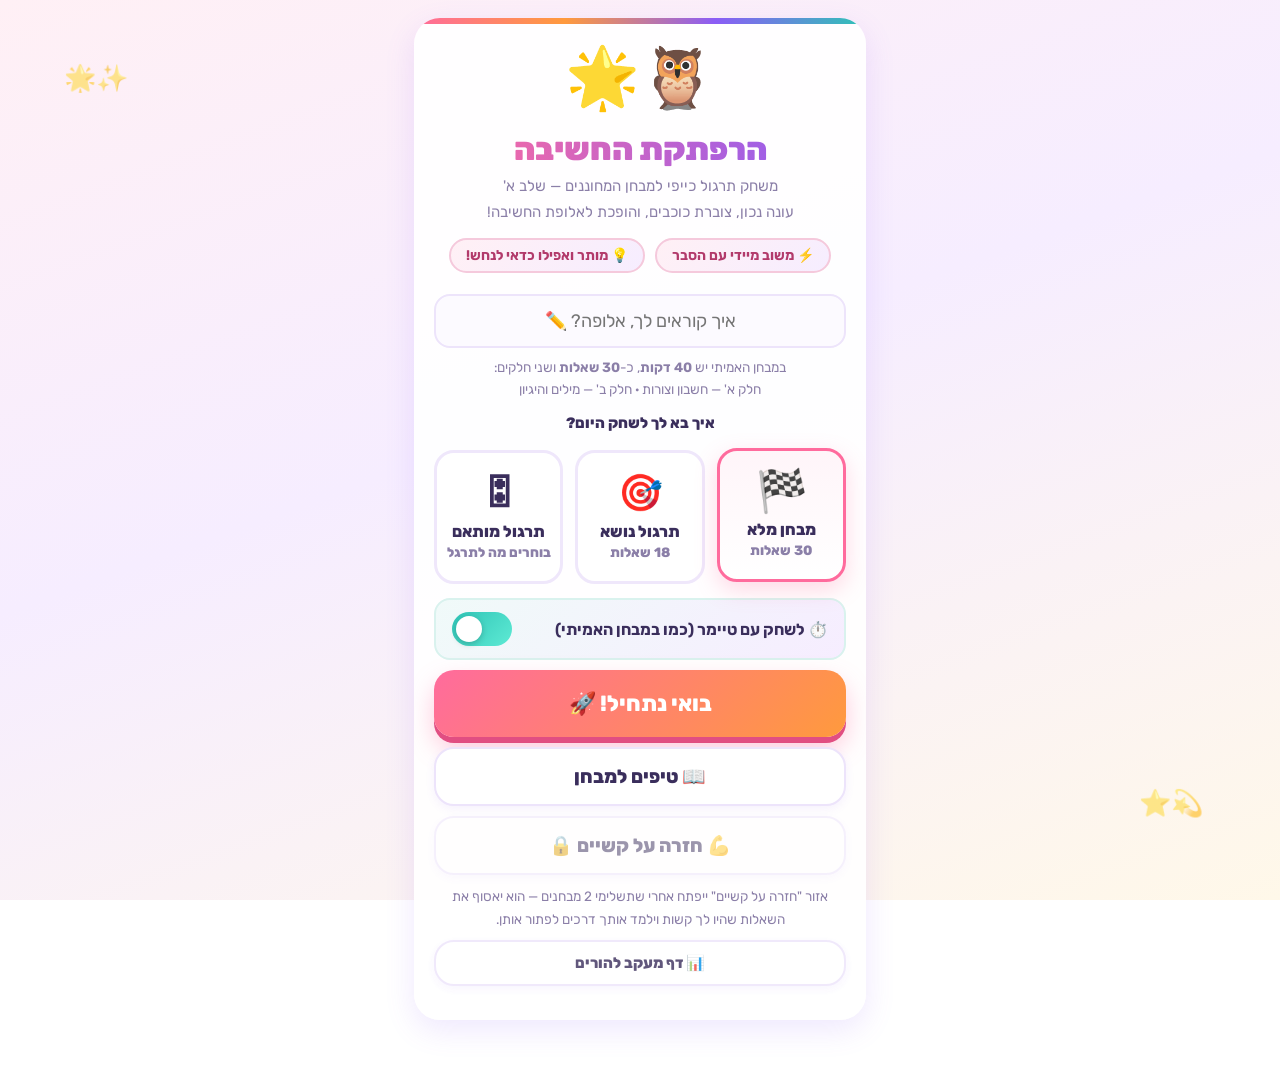
<file: indexv1.html>
<!DOCTYPE html>
<html lang="he" dir="rtl">
<head>
<meta charset="UTF-8">
<meta name="viewport" content="width=device-width, initial-scale=1.0, maximum-scale=1.0, user-scalable=no">
<link rel="preconnect" href="https://fonts.googleapis.com">
<link rel="preconnect" href="https://fonts.gstatic.com" crossorigin>
<link href="https://fonts.googleapis.com/css2?family=Rubik:wght@400;600;700;800;900&display=swap" rel="stylesheet">
<title>הרפתקת החשיבה 🌟 תרגול למבחן המחוננים</title>
<style>
:root{
  --ink:#3A2E5C; --muted:#8B7FA8;
  --pink:#FF6B9D; --pink-d:#E14E82;
  --orange:#FF9A3D; --orange-d:#E57F1F;
  --purple:#8B5CF6; --purple-d:#6D3FD4;
  --teal:#2EC4B6; --teal-d:#1FA598;
  --green:#34C759; --green-d:#1F9D44;
  --red:#FF5C7A; --amber:#FFC93D;
  --radius:26px;
  --shadow:0 10px 30px rgba(139,92,246,.14);
}
*{box-sizing:border-box;-webkit-tap-highlight-color:transparent;}
html,body{margin:0;padding:0;}
body{
  font-family:'Rubik','Segoe UI',Arial,sans-serif; color:var(--ink);
  min-height:100vh; display:flex; justify-content:center;
  background:linear-gradient(160deg,#FFF0F5 0%,#F6EDFF 45%,#FFF8E9 100%);
  background-attachment:fixed; overflow-x:hidden;
}
body::before,body::after{
  position:fixed; z-index:0; pointer-events:none; opacity:.55;
  font-size:26px; animation:drift 9s ease-in-out infinite;
}
body::before{content:"\2728 \1F31F"; top:7%; left:5%;}
body::after{content:"\1F4AB \2B50"; bottom:9%; right:6%; animation-delay:-4.5s;}
@keyframes drift{0%,100%{transform:translateY(0) rotate(-8deg);}50%{transform:translateY(-18px) rotate(8deg);}}
.ltr{direction:ltr;unicode-bidi:isolate;display:inline-block;}
#app{width:100%;max-width:480px;min-height:100vh;padding:18px 14px 44px;position:relative;z-index:1;}
.screen{display:none;animation:fadeUp .3s ease;}
.screen.active{display:block;}
@keyframes fadeUp{from{opacity:0;transform:translateY(12px);}to{opacity:1;transform:none;}}
.card{background:rgba(255,255,255,.94);border-radius:var(--radius);box-shadow:var(--shadow);
  padding:24px 20px;margin-bottom:16px;position:relative;overflow:hidden;}
.card::before{content:"";position:absolute;top:0;right:0;left:0;height:6px;
  background:linear-gradient(90deg,var(--pink),var(--orange),var(--purple),var(--teal));}
.center{text-align:center;}
.mascot{font-size:60px;line-height:1.2;margin-bottom:8px;animation:floaty 3s ease-in-out infinite;display:inline-block;}
@keyframes floaty{0%,100%{transform:translateY(0);}50%{transform:translateY(-10px);}}
h1{font-size:32px;margin:8px 0 6px;font-weight:900;
  background:linear-gradient(90deg,var(--pink),var(--purple));-webkit-background-clip:text;background-clip:text;color:transparent;}
h2{font-size:23px;margin:6px 0 10px;color:var(--ink);font-weight:800;}
.sub{color:var(--muted);font-size:15px;line-height:1.7;}
.btn{display:block;width:100%;border:none;cursor:pointer;font-family:inherit;
  font-size:19px;font-weight:800;border-radius:20px;padding:16px 12px;margin:10px 0;
  transition:transform .1s ease,box-shadow .15s ease,filter .15s;}
.btn:active{transform:scale(.96);}
.btn-primary{background:linear-gradient(135deg,var(--pink),var(--orange));color:#fff;
  box-shadow:0 6px 0 var(--pink-d),0 12px 24px rgba(255,107,157,.35);}
.btn-primary:active{box-shadow:0 2px 0 var(--pink-d);transform:translateY(3px) scale(.98);}
.btn-navy{background:linear-gradient(135deg,#4C3A8C,#2E2358);color:#fff;box-shadow:0 6px 0 #241B45;}
.btn-teal{background:linear-gradient(135deg,#34D8C7,var(--teal));color:#fff;box-shadow:0 6px 0 var(--teal-d);}
.btn-ghost{background:#fff;color:var(--ink);border:2.5px solid #EDE4FB;box-shadow:0 3px 10px rgba(139,92,246,.08);}
.btn-big{font-size:22px;padding:20px 12px;}
.pill{display:inline-block;background:linear-gradient(135deg,#FFF0F5,#F6EDFF);border:2px solid #F5C9DC;color:#B23A6B;
  border-radius:999px;padding:7px 15px;font-size:14px;font-weight:700;margin:3px;}
.mode-row{display:flex;gap:12px;margin:14px 0;}
.mode-card{flex:1;background:#fff;border:3px solid #EFE7FB;border-radius:20px;padding:18px 8px;
  text-align:center;cursor:pointer;font-weight:800;font-size:16px;transition:all .18s;}
.mode-card .em{font-size:36px;display:block;margin-bottom:8px;transition:transform .18s;}
.mode-card.sel{border-color:var(--pink);background:linear-gradient(180deg,#FFF5F9,#fff);
  box-shadow:0 8px 22px rgba(255,107,157,.25);transform:translateY(-2px);}
.mode-card.sel .em{transform:scale(1.15);}
.inp{width:100%;font-family:inherit;font-size:18px;border-radius:16px;border:2.5px solid #EDE4FB;
  padding:14px;margin:8px 0;text-align:center;background:#FCFAFF;color:var(--ink);}
.inp:focus{outline:none;border-color:var(--pink);box-shadow:0 0 0 4px rgba(255,107,157,.15);}
.tgl-row{display:flex;align-items:center;justify-content:space-between;background:linear-gradient(135deg,#F0FAF9,#F6EDFF);
  border:2px solid #D9F2EE;border-radius:16px;padding:12px 16px;margin:10px 0;font-weight:700;}
.switch{position:relative;width:60px;height:34px;flex:none;}
.switch input{opacity:0;width:0;height:0;}
.slider{position:absolute;inset:0;background:#D8CDEB;border-radius:999px;transition:.2s;cursor:pointer;}
.slider:before{content:"";position:absolute;width:26px;height:26px;border-radius:50%;
  background:#fff;top:4px;right:4px;transition:.2s;box-shadow:0 2px 6px rgba(0,0,0,.2);}
.switch input:checked + .slider{background:linear-gradient(135deg,var(--teal),#5EEAD4);}
.switch input:checked + .slider:before{transform:translateX(-26px);}
.topic-grid{display:grid;grid-template-columns:1fr 1fr;gap:12px;}
.topic-card.off{opacity:.45;filter:grayscale(.7);}
.count-row{display:flex;gap:10px;margin:6px 0 4px;}
.count-btn{flex:1;padding:13px 4px;border:3px solid #EFE7FB;background:#fff;border-radius:16px;font-size:18px;font-weight:800;color:var(--navy);cursor:pointer;}
.count-btn.sel{border-color:var(--pink);background:linear-gradient(180deg,#FFF5F9,#fff);}
.topic-card{background:#fff;border:3px solid #EFE7FB;border-radius:20px;padding:20px 8px;
  text-align:center;cursor:pointer;transition:all .15s;}
.topic-card:active{transform:scale(.95);}
.topic-card .em{font-size:42px;filter:drop-shadow(0 4px 6px rgba(139,92,246,.25));}
.topic-card .t{font-weight:800;font-size:16px;margin:8px 0 4px;}
.topic-card .s{color:#F5A623;font-size:15px;letter-spacing:2px;}
.quiz-top{display:flex;align-items:center;gap:12px;margin-bottom:10px;}
.timer-wrap{position:relative;width:68px;height:68px;flex:none;filter:drop-shadow(0 4px 8px rgba(139,92,246,.2));}
.timer-wrap svg{transform:rotate(-90deg);}
.timer-num{position:absolute;inset:0;display:flex;align-items:center;justify-content:center;font-weight:800;font-size:15px;}
.qmeta{flex:1;}
.qcount{font-weight:800;font-size:16px;color:var(--ink);}
.qtag{display:inline-block;font-size:13px;font-weight:700;color:#0F766E;background:linear-gradient(135deg,#D9F7F3,#E9FBF8);
  border-radius:999px;padding:4px 13px;margin-top:5px;}
.bar{height:12px;background:#F1E8FA;border-radius:999px;overflow:hidden;margin:10px 0 16px;
  box-shadow:inset 0 2px 4px rgba(0,0,0,.06);}
.bar > div{height:100%;background:linear-gradient(90deg,var(--pink),var(--orange),var(--amber),var(--teal));
  border-radius:999px;transition:width .35s ease;}
.qtext{font-size:22px;font-weight:800;line-height:1.75;margin:8px 0 16px;color:var(--ink);}
.answers{display:grid;grid-template-columns:1fr 1fr;gap:12px;}
.ans{background:#fff;border:3px solid #EFE7FB;border-radius:20px;min-height:80px;
  font-family:inherit;font-size:18px;font-weight:700;color:var(--ink);cursor:pointer;
  padding:12px 8px;display:flex;align-items:center;justify-content:center;gap:8px;
  transition:transform .1s,border .15s,background .15s,box-shadow .15s;box-shadow:0 3px 10px rgba(139,92,246,.07);}
.ans:active{transform:scale(.95);}
.ans .ltr-badge{background:linear-gradient(135deg,var(--purple),#B388FF);color:#fff;font-weight:800;border-radius:12px;
  width:32px;height:32px;display:inline-flex;align-items:center;justify-content:center;flex:none;font-size:17px;}
.ans.correct{background:#E9FBEF;border-color:var(--green);box-shadow:0 0 0 4px rgba(52,199,89,.2);animation:pop .35s;}
.ans.wrong{background:#FFEDF1;border-color:var(--red);animation:shake .4s;}
.ans.reveal{background:#E9FBEF;border-color:var(--green);box-shadow:0 0 0 4px rgba(52,199,89,.2);}
.ans:disabled{cursor:default;}
.ans.dim{opacity:.5;}
@keyframes pop{0%{transform:scale(1);}40%{transform:scale(1.07) rotate(-1deg);}70%{transform:scale(.98);}100%{transform:scale(1);}}
@keyframes shake{20%,60%{transform:translateX(-7px);}40%,80%{transform:translateX(7px);}}
.quiz-tools{display:flex;gap:10px;margin-top:12px;}
.tool-btn{flex:1;border:2.5px dashed #E3B7CB;background:#FFF7FA;border-radius:16px;
  padding:13px 6px;font-family:inherit;font-size:15px;font-weight:800;color:#B23A6B;cursor:pointer;transition:transform .1s;}
.tool-btn:active{transform:scale(.95);}
.tool-btn.armed{background:#FFE8EE;border-color:#E91E63;color:#C2185B;}
#hint-box{display:none;background:linear-gradient(135deg,#FFF9E0,#FFF3C9);border:2px solid var(--amber);border-radius:16px;
  padding:13px 15px;margin-top:12px;font-size:15px;line-height:1.75;animation:fadeUp .25s;}
#hint-box b{color:#9A6B00;}
#feedback{display:none;border-radius:20px;padding:17px;margin-top:14px;animation:fadeUp .3s;}
#feedback.good{background:#E9FBEF;border:2.5px solid var(--green);box-shadow:0 6px 18px rgba(52,199,89,.18);}
#feedback.bad{background:#FFF6E8;border:2.5px solid var(--amber);box-shadow:0 6px 18px rgba(255,201,61,.2);}
#feedback .fb-title{font-size:20px;font-weight:800;margin-bottom:6px;}
#feedback.good .fb-title{color:#1F9D44;}
#feedback.bad .fb-title{color:#9A6B00;}
#feedback .fb-text{font-size:15.5px;line-height:1.75;}
.guess-line{text-align:center;color:var(--muted);font-size:14px;margin-top:12px;font-weight:600;}
.skip-item{display:flex;align-items:center;justify-content:space-between;background:#fff;
  border:2.5px solid #EFE7FB;border-radius:16px;padding:13px;margin:8px 0;font-weight:700;box-shadow:0 3px 10px rgba(139,92,246,.06);}
.stars{font-size:56px;letter-spacing:8px;margin:10px 0;}
.stars span{display:inline-block;animation:starpop .5s backwards;}
.stars span:nth-child(2){animation-delay:.15s;}
.stars span:nth-child(3){animation-delay:.3s;}
@keyframes starpop{from{transform:scale(0) rotate(-30deg);opacity:0;}to{transform:scale(1) rotate(0);opacity:1;}}
.stars .off{filter:grayscale(1);opacity:.3;animation:none;}
.score-big{font-size:46px;font-weight:900;
  background:linear-gradient(90deg,var(--pink),var(--purple));-webkit-background-clip:text;background-clip:text;color:transparent;}
.topic-row{display:flex;justify-content:space-between;align-items:center;background:#fff;border:2px solid #F1E8FA;
  border-radius:14px;padding:11px 15px;margin:7px 0;font-weight:700;font-size:15px;}
.strategy{background:linear-gradient(135deg,#F0FAF9,#F6EDFF);border:2px solid #C9EDE8;border-radius:16px;padding:13px 15px;
  margin:10px 0;font-size:15px;line-height:1.85;}
.strategy b{color:#0F766E;}
.locked{opacity:.5;}
.note{font-size:13.5px;color:var(--muted);line-height:1.65;}
.kbd-hint{font-size:13px;color:var(--muted);text-align:center;margin-top:6px;}
.confetti{position:fixed;width:10px;height:14px;z-index:9999;pointer-events:none;border-radius:3px;
  animation:confall 1.1s ease-in forwards;}
@keyframes confall{to{transform:translateY(46vh) rotate(720deg);opacity:0;}}
@media (max-width:360px){.qtext{font-size:19px;}.ans{font-size:16px;min-height:72px;}}
</style>
</head>
<body>
<div id="app">

  <!-- מסך פתיחה -->
  <div class="screen active" id="scr-welcome">
    <div class="card center">
      <div class="mascot">🦉🌟</div>
      <h1>הרפתקת החשיבה</h1>
      <div class="sub">משחק תרגול כייפי למבחן המחוננים — שלב א'<br>עונה נכון, צוברת כוכבים, והופכת לאלופת החשיבה!</div>
      <div style="margin:10px 0">
        <span class="pill">⚡ משוב מיידי עם הסבר</span>
        <span class="pill">💡 מותר ואפילו כדאי לנחש!</span>
      </div>
      <input class="inp" id="inp-name" placeholder="איך קוראים לך, אלופה? ✏️" maxlength="20">
      <div class="note center" style="margin-bottom:10px;">במבחן האמיתי יש <b>40 דקות</b>, כ-<b>30 שאלות</b> ושני חלקים:<br>חלק א' — חשבון וצורות · חלק ב' — מילים והיגיון</div>
      <div class="sub" style="font-weight:800; color:var(--navy); margin-top:6px;">איך בא לך לשחק היום?</div>
      <div class="mode-row">
        <div class="mode-card sel" data-mode="full"><span class="em">🏁</span>מבחן מלא<br><span class="note">30 שאלות</span></div>
        <div class="mode-card" data-mode="topic"><span class="em">🎯</span>תרגול נושא<br><span class="note">18 שאלות</span></div>
        <div class="mode-card" data-mode="custom"><span class="em">🎛</span>תרגול מותאם<br><span class="note">בוחרים מה לתרגל</span></div>
      </div>
      <div class="tgl-row">
        <span>⏱️ לשחק עם טיימר (כמו במבחן האמיתי)</span>
        <label class="switch"><input type="checkbox" id="tgl-timer" checked><span class="slider"></span></label>
      </div>
      <button class="btn btn-primary btn-big" id="btn-start">בואי נתחיל! 🚀</button>
      <button class="btn btn-ghost" id="btn-guide">📖 טיפים למבחן</button>
      <button class="btn btn-ghost" id="btn-difficulties">💪 חזרה על קשיים <span id="diff-badge"></span></button>
      <div class="note" id="diff-note">אזור "חזרה על קשיים" ייפתח אחרי שתשלימי 2 מבחנים — הוא יאסוף את השאלות שהיו לך קשות וילמד אותך דרכים לפתור אותן.</div>
      <button class="btn btn-ghost" id="btn-parents" style="font-size:15px;padding:12px;opacity:.8">📊 דף מעקב להורים</button>
    </div>
  </div>

  <!-- בחירת נושא -->
  <div class="screen" id="scr-topics">
    <div class="card">
      <h2 class="center">🎯 בחרי נושא לתרגול</h2>
      <div class="topic-grid" id="topic-grid"></div>
      <button class="btn btn-ghost" id="btn-back-w1">↩ חזרה</button>
    </div>
  </div>

  <!-- תרגול מותאם אישית -->
  <div class="screen" id="scr-custom">
    <div class="card">
      <h2 class="center">🎛 תרגול בהתאמה אישית</h2>
      <div class="sub center">בחרי נושאים וכמה שאלות — ואנחנו נרכיב לך תרגול!</div>
      <div class="sub" style="font-weight:800;">אילו נושאים?</div>
      <div class="topic-grid" id="custom-topics"></div>
      <div class="sub" style="font-weight:800; margin-top:14px;">כמה שאלות?</div>
      <div class="count-row" id="custom-counts">
        <button class="count-btn" data-n="10">10</button>
        <button class="count-btn sel" data-n="15">15</button>
        <button class="count-btn" data-n="20">20</button>
        <button class="count-btn" data-n="30">30</button>
      </div>
      <div class="note center" id="custom-warn" style="display:none;color:#C2185B;font-weight:700;">בחרי לפחות נושא אחד ☝️</div>
      <button class="btn btn-primary btn-big" id="btn-custom-go">ממשיכים! 🚀</button>
      <button class="btn btn-ghost" id="btn-back-custom">↩ חזרה</button>
    </div>
  </div>

  <!-- מדריך -->
  <div class="screen" id="scr-guide">
    <div class="card">
      <h2 class="center">📖 טיפים של אלופות למבחן</h2>
      <div class="strategy"><b>1. קראי פעמיים 👀</b><br>בפעם הראשונה מבינים על מה השאלה, בפעם השנייה מסמנים בראש את הנתונים החשובים.</div>
      <div class="strategy"><b>2. פסלי תשובות ✂️</b><br>תשובה שנראית מוזרה או לא קשורה? פסלי אותה מיד — ככה הניחוש שלך הופך לחכם יותר.</div>
      <div class="strategy"><b>3. דילוג חכם ⏭️</b><br>שאלה קשה? לחצי "דלג" והמשיכי הלאה. בסוף תחזרי אליה בראש שקט — לפעמים התשובה צצה לבד אחר כך.</div>
      <div class="strategy"><b>4. אף פעם לא להשאיר ריק! ⭐</b><br>אין הורדת נקודות על טעות — אז תמיד, תמיד לנחש. ניחוש נכון שווה נקודה שלמה!</div>
      <div class="strategy"><b>5. נהלי את הזמן ⏱️</b><br>שימי לב לשעון. אם נשארו 5 דקות ויש 10 שאלות — זה הזמן לנחש מהר ולא להתעכב.</div>
      <button class="btn btn-navy" id="btn-back-w2">הבנתי, בואי נשחק! 🚀</button>
    </div>
  </div>

  <!-- מסך שאלה -->
  <div class="screen" id="scr-quiz">
    <div class="card">
      <div class="quiz-top">
        <div class="timer-wrap" id="timer-wrap">
          <svg width="64" height="64" viewBox="0 0 64 64">
            <circle cx="32" cy="32" r="26" fill="none" stroke="#F0E6D6" stroke-width="7"/>
            <circle id="timer-ring" cx="32" cy="32" r="26" fill="none" stroke="#2EC4B6" stroke-width="7"
              stroke-linecap="round" stroke-dasharray="163.3" stroke-dashoffset="0"/>
          </svg>
          <div class="timer-num ltr" id="timer-text">40:00</div>
        </div>
        <div class="qmeta">
          <div class="qcount" id="q-count">שאלה 1 מתוך 30</div>
          <div class="bar"><div id="q-bar-fill" style="width:0%"></div></div>
          <span class="qtag" id="q-topic">🔢 סדרות ומספרים</span>
        </div>
      </div>
      <div class="qtext" id="q-text"></div>
      <div class="answers" id="answers"></div>
      <div id="hint-box"></div>
      <div class="quiz-tools">
        <button class="tool-btn" id="btn-hint">💡 איך ניגשים?</button>
        <button class="tool-btn" id="btn-skip">⏭ דלגי וחזרי אחר כך</button>
        <button class="tool-btn" id="btn-quit">🏠 ראשי</button>
      </div>
      <div id="feedback">
        <div class="fb-title" id="fb-title"></div>
        <div class="fb-text" id="fb-text"></div>
        <button class="btn btn-navy" id="btn-next" style="margin-bottom:0">לשאלה הבאה ←</button>
      </div>
      <div class="guess-line" id="guess-line">לא בטוחה? נחשי! אולי תגלי שידעת 💫</div>
    </div>
  </div>

  <!-- מעבר בין חלקי המבחן -->
  <div class="screen" id="scr-half">
    <div class="card center">
      <div class="mascot">🎉</div>
      <h2>סיימת את חלק החשבון!</h2>
      <div class="sub">כל הכבוד! עכשיו עוברים לחלק ב' —<br>מילים, הבנת הנקרא והיגיון 💪<br><br>במבחן האמיתי לכל חלק יש 20 דקות.</div>
      <button class="btn btn-primary btn-big" id="btn-half-go">ממשיכים לחלק ב'! 🚀</button>
    </div>
  </div>

  <!-- שאלות שדולגו -->
  <div class="screen" id="scr-skipped">
    <div class="card">
      <h2 class="center">⏭ שאלות שדילגת עליהן</h2>
      <div class="sub center">כל הכבוד שלא נתקעת! עכשיו חזרי אליהן בראש שקט.<br>זכרי: אסור להשאיר שאלה ריקה — נחשי!</div>
      <div id="skipped-list"></div>
      <button class="btn btn-primary btn-big" id="btn-to-summary">סיימתי לענות על הכל! 🏁</button>
      <div class="note center" id="skipped-note"></div>
    </div>
  </div>

  <!-- סיכום -->
  <div class="screen" id="scr-summary">
    <div class="card center">
      <div class="mascot" id="sum-mascot">🦉</div>
      <h2 id="sum-title">כל הכבוד!</h2>
      <div class="stars" id="sum-stars"></div>
      <div class="score-big"><span id="sum-score">0</span><span style="font-size:20px; color:var(--muted)"> / <span id="sum-total">30</span></span></div>
      <div class="sub" id="sum-msg"></div>
      <div id="sum-topics" style="text-align:right; margin-top:10px;"></div>
      <div class="sub" id="sum-time" style="margin-top:8px;"></div>
      <div style="margin-top:14px;">
        <button class="btn btn-primary" id="btn-again">🔁 לשחק שוב</button>
        <button class="btn btn-teal" id="btn-diff2">💪 חזרה על קשיים</button>
        <button class="btn btn-ghost" id="btn-topics2">🎯 נושא אחר</button>
        <button class="btn btn-ghost" id="btn-home">🏠 למסך הראשי</button>
      </div>
    </div>
  </div>

  <!-- חזרה על קשיים -->
  <div class="screen" id="scr-review">
    <div class="card">
      <h2 class="center">💪 חזרה על קשיים</h2>
      <div class="sub center" id="rev-sub">אספתי את השאלות שהיו לך הכי קשות. בואי נלמד דרך לנצח כל אחת מהן!</div>
      <div id="rev-body"></div>
      <button class="btn btn-ghost" id="btn-home2">🏠 למסך הראשי</button>
    </div>
  </div>

  <!-- דף הכנה -->
  <div class="screen" id="scr-prep">
    <div class="card">
      <div class="mascot">🎮</div>
      <h2 class="center">לפני שמתחילים — איך משחקים?</h2>
      <div class="sub center" id="prep-info"></div>
      <div class="strategy"><b>❓ עונים</b> על כל שאלה — לוחצים על אחת מ-4 התשובות.</div>
      <div class="strategy"><b>💡 לא בטוחה?</b> לוחצים "איך ניגשים?" — מקבלים טיפ שעוזר לחשוב, בלי התשובה.</div>
      <div class="strategy"><b>⏭ שאלה קשה?</b> לוחצים "דלגי" וממשיכים — חוזרים אליה בסוף.</div>
      <div class="strategy"><b>🤔 תמיד לנחש!</b> אף פעם לא משאירים שאלה ריקה — ניחוש חכם יכול להיות נכון.</div>
      <div class="strategy"><b>⭐ בסוף</b> מקבלים כוכבים ורואים איך היה בכל נושא.</div>
      <button class="btn btn-primary btn-big" id="btn-prep-go">הבנתי, בואי נשחק! 🚀</button>
      <button class="btn btn-ghost" id="btn-prep-back">↩ חזרה</button>
    </div>
  </div>

  <!-- דף מעקב להורים -->
  <div class="screen" id="scr-parents">
    <div class="card">
      <h2 class="center">📊 דף מעקב להורים</h2>
      <div class="sub center">כך הילדה מתקדמת — נשמר על האייפד הזה, גם אחרי סגירה:</div>
      <div class="topic-row"><span>🎯 תרגולים שהושלמו</span><span class="ltr" id="par-tests">0</span></div>
      <div class="topic-row"><span>📈 ציון ממוצע</span><span class="ltr" id="par-avg">—</span></div>
      <div class="topic-row"><span>🏆 ציון הכי טוב</span><span class="ltr" id="par-best">—</span></div>
      <div class="topic-row"><span>⏱️ סך זמן תרגול</span><span class="ltr" id="par-time">—</span></div>
      <div class="topic-row"><span>💪 שאלות קשות שנאספו</span><span class="ltr" id="par-diff">0</span></div>
      <h3>📚 דיוק לפי נושא</h3>
      <div id="par-topics"></div>
      <h3>🕘 היסטוריה</h3>
      <div id="par-history"></div>
      <button class="btn btn-ghost" id="btn-reset">🗑️ איפוס נתוני מעקב</button>
      <button class="btn btn-teal" id="btn-back-par">↩ חזרה</button>
    </div>
  </div>

</div>
<script>
"use strict";
/* ====== נתונים ====== */
const TOPICS = {
  numbers:{name:"סדרות ומספרים", icon:"🔢"},
  shapes:{name:"צורות ותבניות", icon:"🔷"},
  words:{name:"מילים והיגיון מילולי", icon:"💬"},
  logic:{name:"בעיות מילוליות ולוגיקה", icon:"🧩"}
};
const LETTERS=["א","ב","ג","ד"];
const PRAISE=["כל הכבוד! 🌟","מדהים! 🎉","אלופה! 💪","נכון מאוד! ✨","יש! 🎯"];
const COMFORT=["ניסיון יפה! בואי נראה איך חושבים על זה 💡","לא נורא בכלל! ככה לומדים 🌱","קרוב! בואי נבין ביחד 🤗"];
const QUESTIONS=[
/* ===== נושא 1: סדרות ומספרים ===== */
{id:"n1",topic:"numbers",q:'השלימי את הסדרה: <span class="ltr">2, 4, 6, 8, __</span>',options:["9","10","12","7"],correct:1,explain:"כל מספר גדול ב-2 מהקודם: 8+2=10.",hint:"בדקי מה הקפיצה בין כל שני מספרים סמוכים — היא נשארת קבועה."},
{id:"n2",topic:"numbers",q:'השלימי את הסדרה: <span class="ltr">5, 10, 15, __</span>',options:["18","16","20","25"],correct:2,explain:"קפיצות של 5: 15+5=20.",hint:"זו סדרת הקפיצות של 5 — כמו לספור על האצבעות בחמישיות."},
{id:"n3",topic:"numbers",q:'השלימי את הסדרה: <span class="ltr">1, 3, 5, 7, __</span>',options:["8","9","10","11"],correct:1,explain:"מספרים אי-זוגיים עולים: אחרי 7 בא 9.",hint:"שימי לב — כל המספרים בסדרה אי-זוגיים. מה האי-זוגי הבא אחרי 7?"},
{id:"n4",topic:"numbers",q:'השלימי את הסדרה: <span class="ltr">10, 20, 30, __</span>',options:["35","40","45","50"],correct:1,explain:"קפיצות של 10: 30+10=40.",hint:"איזו קפיצה יש בין 10 ל-20? המשיכי באותה קפיצה."},
{id:"n5",topic:"numbers",q:'השלימי את הסדרה: <span class="ltr">3, 6, 9, __</span>',options:["10","11","12","15"],correct:2,explain:"קפיצות של 3: 9+3=12.",hint:"חשבי: 3+3=6, 6+3=9… מה בא אחר כך?"},
{id:"n6",topic:"numbers",q:'השלימי את הסדרה היורדת: <span class="ltr">20, 18, 16, __</span>',options:["12","14","15","10"],correct:1,explain:"יורדים ב-2 בכל פעם: 16-2=14.",hint:"הסדרה יורדת — בדקי בכמה יורדים בכל צעד."},
{id:"n7",topic:"numbers",q:'השלימי את הסדרה: <span class="ltr">1, 2, 4, 8, __</span>',options:["10","12","14","16"],correct:3,explain:"כל מספר כפול 2 מהקודם: 8×2=16.",hint:"כאן הקפיצה לא קבועה — בדקי מה הקשר בין כל מספר לקודם לו. רמז: כפל."},
{id:"n8",topic:"numbers",q:'איזה מספר חסר? <span class="ltr">7 + __ = 12</span>',options:["4","5","6","19"],correct:1,explain:"7+5=12, אז חסר 5.",hint:"שאלי את עצמך: כמה צריך להוסיף ל-7 כדי להגיע ל-12? אפשר לספור קדימה מ-7."},
{id:"n9",topic:"numbers",q:'איזה מספר חסר? <span class="ltr">__ − 4 = 9</span>',options:["5","9","13","14"],correct:2,explain:"13−4=9, אז המספר החסר הוא 13.",hint:"הפכי את התרגיל: איזה מספר פחות 4 נותן 9? נסי לחבר: 9+4=?"},
{id:"n10",topic:"numbers",q:"איזה מספר הוא זוגי?",options:["3","7","12","9"],correct:2,explain:"12 מתחלק ב-2 בלי שארית — הוא זוגי.",hint:"מספר זוגי מסתיים ב-0, 2, 4, 6 או 8. בדקי את הספרה האחרונה."},
{id:"n11",topic:"numbers",q:"איזה מספר הוא אי-זוגי?",options:["4","8","11","20"],correct:2,explain:"11 מסתיים ב-1 — הוא אי-זוגי.",hint:"מספר אי-זוגי מסתיים ב-1, 3, 5, 7 או 9."},
{id:"n12",topic:"numbers",q:'השלימי את הסדרה: <span class="ltr">100, 90, 80, __</span>',options:["60","70","75","85"],correct:1,explain:"יורדים ב-10: 80−10=70.",hint:"זו סדרה יורדת בעשרות. המשיכי לרדת באותו קצב."},
{id:"n13",topic:"numbers",q:'כמה זה <span class="ltr">5 × 2</span>?',options:["7","10","12","15"],correct:1,explain:"5×2 זה 5+5=10.",hint:"כפל הוא חיבור חוזר: 5 ועוד 5."},
{id:"n14",topic:"numbers",q:"כמה זה חצי מ-14?",options:["6","7","8","12"],correct:1,explain:"14 לחלק ל-2 שווה 7.",hint:"חצי מ-14: איזה מספר ועוד עצמו נותן 14?"},
{id:"n15",topic:"numbers",q:'השלימי את הסדרה: <span class="ltr">4, 8, 12, __</span>',options:["14","15","16","20"],correct:2,explain:"קפיצות של 4: 12+4=16.",hint:"זו לוח הכפל של 4: 4, 8, 12… מה בא אחר כך?"},
{id:"n16",topic:"numbers",q:"איזה מספר גדול מ-47 אבל קטן מ-52?",options:["53","46","50","44"],correct:2,explain:"50 נמצא בין 47 ל-52.",hint:"פסלי תשובות: מה גדול מדי? מה קטן מדי? מה נשאר?"},
{id:"n17",topic:"numbers",q:'השלימי את הסדרה: <span class="ltr">9, 7, 5, __</span>',options:["4","3","2","6"],correct:1,explain:"יורדים ב-2: 5−2=3.",hint:"סדרה יורדת של אי-זוגיים. לכי אחורה בצעדים של 2."},
{id:"n18",topic:"numbers",q:'כמה זה <span class="ltr">3 + 3 + 3 + 3</span>?',options:["9","10","12","15"],correct:2,explain:"ארבע פעמים 3 זה 12.",hint:"ספרי כמה פעמים מופיע 3, ואז חשבי: 4 פעמים 3."},
/* ===== נושא 2: צורות ותבניות ===== */
{id:"s1",topic:"shapes",q:'מה בא אחר כך? <span class="ltr">🔺 🔵 🔺 🔵 🔺 __</span>',options:["🔵","🔺","⭐","🟢"],correct:0,explain:"הצורות מתחלפות: משולש, עיגול, משולש, עיגול… אחרי 🔺 בא 🔵.",hint:"חפשי תבנית חוזרת: מה בא אחרי כל 🔺?"},
{id:"s2",topic:"shapes",q:'מה בא אחר כך? <span class="ltr">⭐ ⭐ 🌙 ⭐ ⭐ 🌙 ⭐ __</span>',options:["⭐","🌙","🌈","☁️"],correct:0,explain:"התבנית היא שני כוכבים וירח, שחוזרת על עצמה.",hint:"חלקי לקבוצות קטנות זהות — איזו קבוצה חוזרת?"},
{id:"s3",topic:"shapes",q:'הביטי בשורה: <span class="ltr">🔴 🔴 🟥 🔴</span> איזו צורה שונה מהאחרות?',options:["🔴","🟥","🔵","🟢"],correct:1,explain:"שלוש צורות הן עיגולים ורק אחת היא ריבוע.",hint:"מה משותף לשלוש מהצורות? חפשי את זו שלא מתאימה."},
{id:"s4",topic:"shapes",q:'מה בא אחר כך? <span class="ltr">🟢🟢 🔴 🟢🟢 🔴 🟢🟢 __</span>',options:["🔴","🟢","🟡","🔵"],correct:0,explain:"התבנית: שני ירוקים ואדום אחד, שוב ושוב.",hint:"ספרי כמה ירוקים באים לפני כל אדום."},
{id:"s5",topic:"shapes",q:'כמה עיגולים כחולים יש כאן? <span class="ltr">🔵 🔴 🔵 🟢 🔵</span>',options:["2","3","4","5"],correct:1,explain:"יש שלושה עיגולים כחולים.",hint:"ספרי לאט, אחד אחד, רק את הכחולים — דלגי על הצבעים האחרים."},
{id:"s6",topic:"shapes",q:'מה בא אחר כך? <span class="ltr">⬛ ⬜ ⬛ ⬜ ⬛ __</span>',options:["⬜","⬛","🟫","🔶"],correct:0,explain:"ריבוע שחור ולבן מתחלפים — אחרי שחור בא לבן.",hint:"זו תבנית של שניים שמתחלפים. מה היה לפני כל לבן?"},
{id:"s7",topic:"shapes",q:'הביטי בשורה: <span class="ltr">🍎 🍎 🍎 🍐</span> איזה פרי שונה?',options:["🍎","🍐","🍇","🍊"],correct:1,explain:"שלושה תפוחים אדומים ואגס אחד ירוק.",hint:"שלושה דומים ואחד שונה — מה מייחד את השונה?"},
{id:"s8",topic:"shapes",q:'מה בא אחר כך? <span class="ltr">🔴 🟡 🟢 🔴 🟡 🟢 🔴 __</span>',options:["🟡","🔴","🟢","🔵"],correct:0,explain:"התבנית בת שלושה צבעים חוזרת: אדום, צהוב, ירוק.",hint:"מצאי את היחידה החוזרת — שלושה צבעים בסדר קבוע."},
{id:"s9",topic:"shapes",q:'החיות מסודרות מהקטנה לגדולה: <span class="ltr">🐭 🐱 🐶 __</span> מי באה אחרונה?',options:["🐜","🐴","🐥","🐢"],correct:1,explain:"הסוס גדול מהכלב, אז הוא האחרון בסדר עולה.",hint:"חשבי איזו חיה הכי גדולה מכולן — היא סוגרת את השורה."},
{id:"s10",topic:"shapes",q:'מה בא אחר כך? <span class="ltr">🌸 🌸 🌼 🌸 🌸 🌼 🌸 __</span>',options:["🌸","🌼","🌺","🌻"],correct:0,explain:"שני פרחים ורודים ואז צהוב — התבנית חוזרת.",hint:"אחרי כל 🌼 כמה 🌸 באים? המשיכי באותו קצב."},
{id:"s11",topic:"shapes",q:'הביטי בשורה: <span class="ltr">⬛ ⬛ 🟥 ⬛</span> איזו צורה שונה?',options:["⬛","🟥","⬜","🔶"],correct:1,explain:"שלושה ריבועים שחורים וריבוע אדום אחד.",hint:"הצבע שונה, הצורה זהה — חפשי את הצבע היוצא דופן."},
{id:"s12",topic:"shapes",q:'מה בא אחר כך? <span class="ltr">🔺🔺 🔵 🔺🔺 🔵 🔺 __</span>',options:["🔺","🔵","⭐","🟢"],correct:0,explain:"שני משולשים ואז עיגול — התבנית חוזרת.",hint:"ספרי כמה 🔺 באים לפני כל 🔵."},
{id:"s13",topic:"shapes",q:'מה בא אחר כך? <span class="ltr">🌞 🌞 🌜 🌞 🌞 __</span>',options:["🌜","🌞","⭐","☁️"],correct:0,explain:"שתי שמשות ואז ירח — התבנית חוזרת.",hint:"כמה 🌞 באות לפני כל 🌜?"},
{id:"s14",topic:"shapes",q:"בשורה היו 7 כוכבים, ו-2 נמחקו. כמה כוכבים נשארו?",options:["4","5","6","9"],correct:1,explain:"7 פחות 2 שווה 5.",hint:"הפכי לסיפור חשבון: 7−2=?"},
{id:"s15",topic:"shapes",q:'מה בא אחר כך? <span class="ltr">🔴 🔵 🟢 🔴 🔵 __</span>',options:["🟢","🔴","🔵","🟡"],correct:0,explain:"שלושה צבעים בסדר קבוע שחוזר על עצמו.",hint:"כתבי בראש את הסדר: אדום, כחול, ירוק, אדום, כחול…"},
{id:"s16",topic:"shapes",q:'הביטי בשורה: <span class="ltr">🐘 🐘 🐭 🐘</span> איזו חיה שונה בגודל?',options:["🐘","🐭","🦒","🐳"],correct:1,explain:"שלושה פילים גדולים ועכבר אחד קטן.",hint:"כאן ההבדל הוא בגודל, לא בצורה. מי הזעיר בחבורה?"},
{id:"s17",topic:"shapes",q:'מה בא אחר כך? <span class="ltr">🍎 🍏 🍎 🍏 🍎 __</span>',options:["🍏","🍎","🍐","🍊"],correct:0,explain:"תפוח אדום ותפוח ירוק מתחלפים.",hint:"שני צבעים מתחלפים אחד אחרי השני."},
{id:"s18",topic:"shapes",q:'מה בא אחר כך? <span class="ltr">🔷 🔷 🔶 🔷 🔷 🔶 🔷 __</span>',options:["🔷","🔶","🔻","⬛"],correct:0,explain:"שני מעוינים כחולים ואחד כתום — התבנית חוזרת.",hint:"מצאי כמה 🔷 באים לפני כל 🔶."},
/* ===== נושא 3: מילים והיגיון מילולי ===== */
{id:"w1",topic:"words",q:'איזו מילה נרדפת ל"שמח"?',options:["עצוב","עליז","עייף","כועס"],correct:1,explain:'"עליז" פירושו שמח.',hint:"מילה נרדפת = מילה עם אותו פירוש. איזו מילה מרגישה כמו שמח?"},
{id:"w2",topic:"words",q:'מה ההפך מהמילה "גדול"?',options:["רחב","קטן","גבוה","ארוך"],correct:1,explain:'ההפך מגדול הוא קטן.',hint:"חשבי על פיל ועכבר — הפיל גדול, העכבר…?"},
{id:"w3",topic:"words",q:"אבא : בן = אמא : ___",options:["בת","אח","סבא","דוד"],correct:0,explain:"כמו שאבא הוא ההורה של הבן, אמא היא ההורה של הבת.",hint:"השלימי את הזוג: אבא הולך עם בן, אז אמא הולכת עם…?"},
{id:"w4",topic:"words",q:"יום : לילה = אור : ___",options:["שמש","חושך","בוקר","נר"],correct:1,explain:"כמו שהלילה הוא ההפך מהיום, החושך הוא ההפך מהאור.",hint:"כאן הקשר הוא הפכים. מה ההפך מאור?"},
{id:"w5",topic:"words",q:"איזו מילה שונה מהאחרות? תפוח, בננה, גזר, ענבים",options:["תפוח","בננה","גזר","ענבים"],correct:2,explain:"הגזר הוא ירק, וכל השאר פירות.",hint:"שלוש מהמילים שייכות לאותה קבוצה. מה אוכלים כקינוח ומה בארוחה?"},
{id:"w6",topic:"words",q:"איזו מילה שונה מהאחרות? כלב, חתול, דג, מכונית",options:["כלב","חתול","דג","מכונית"],correct:3,explain:"המכונית אינה בעל חיים.",hint:"שלוש הן יצורים חיים. מי לא נושמת?"},
{id:"w7",topic:"words",q:"ציפור : קן = דבורה : ___",options:["פרח","כוורת","דבש","עץ"],correct:1,explain:"הקן הוא הבית של הציפור, והכוורת היא הבית של הדבורה.",hint:"הקשר הוא 'בית של'. איפה גרה הדבורה?"},
{id:"w8",topic:"words",q:"ספר : קריאה = עיפרון : ___",options:["כתיבה","שינה","אכילה","ריצה"],correct:0,explain:"בספר קוראים, ובעיפרון כותבים.",hint:"מה עושים עם כל אחד מהם? ספר → קוראים, עיפרון → …?"},
{id:"w9",topic:"words",q:'איזו מילה נרדפת ל"מהר"?',options:["לאט","במהירות","בזהירות","בשקט"],correct:1,explain:'"במהירות" פירושו מהר.',hint:"חפשי את המילה עם אותו שורש: מ-ה-ר."},
{id:"w10",topic:"words",q:'מה ההפך מהמילה "קר"?',options:["קריר","חם","נעים","רטוב"],correct:1,explain:'ההפך מקר הוא חם.',hint:"חשבי על חורף מול קיץ."},
{id:"w11",topic:"words",q:'קראי את הקטע ועני: "אנה זק אוהבת לקרוא ספרים. כל ערב לפני השינה היא קוראת פרק אחד. אתמול היא סיימה ספר בן שבעה פרקים."<br>כמה ערבים קראה אנה זק את הספר?',options:["5","6","7","8"],correct:2,explain:"הספר בן שבעה פרקים, ובכל ערב היא קראה פרק אחד — אז שבעה ערבים.",hint:"חפשי בקטע שני מספרים: כמה פרקים בספר, וכמה פרקים בכל ערב."},
{id:"w12",topic:"words",q:'קראי את הקטע ועני: "אנה זק אוהבת לקרוא ספרים. כל ערב לפני השינה היא קוראת פרק אחד. אתמול היא סיימה ספר בן שבעה פרקים."<br>לפי הקטע: מתי אנה זק קוראת ספרים?',options:["בבוקר","בצהריים","בערב לפני השינה","באמצע הלילה"],correct:2,explain:'כתוב במפורש: "כל ערב לפני השינה".',hint:"התשובה כתובה מילה במילה בקטע — חפשי מתי."},
{id:"w13",topic:"words",q:'קראי את הקטע ועני: "בגן החיות גרים אריה אחד, שני קופים ותוכי אחד. הקופים אוהבים לאכול בננות."<br>כמה חיות יש בגן בסך הכל?',options:["3","4","5","6"],correct:1,explain:"1 אריה + 2 קופים + 1 תוכי = 4 חיות.",hint:"ספרי כל חיה: אריה אחד, ועוד שניים, ועוד אחד…"},
{id:"w14",topic:"words",q:'קראי את הקטע ועני: "בגן החיות גרים אריה אחד, שני קופים ותוכי אחד. הקופים אוהבים לאכול בננות."<br>לפי הקטע: מה אוהבים הקופים לאכול?',options:["תפוחים","בננות","גזר","לחם"],correct:1,explain:'כתוב במפורש: "הקופים אוהבים לאכול בננות".',hint:"התשובה במשפט האחרון של הקטע."},
{id:"w15",topic:"words",q:"איזו מילה שונה מהאחרות? כיסא, שולחן, מיטה, תפוח",options:["כיסא","שולחן","מיטה","תפוח"],correct:3,explain:"התפוח הוא פרי, וכל השאר רהיטים.",hint:"שלוש מהמילים נמצאות בחדר. איפה לא יושבים ולא ישנים?"},
{id:"w16",topic:"words",q:"דג : מים = ציפור : ___",options:["קן","שמיים","עץ","אדמה"],correct:1,explain:"הדג חי במים, והציפור עפה בשמיים.",hint:"הקשר הוא 'איפה חי'. איפה חיה הציפור?"},
{id:"w17",topic:"words",q:'איזו מילה נרדפת ל"יפה"?',options:["מכוער","נאה","גדול","חזק"],correct:1,explain:'"נאה" פירושו יפה.',hint:"פסלי את ההפך (מכוער) ואת הלא-קשורות."},
{id:"w18",topic:"words",q:"רופא : חולים = מורה : ___",options:["תלמידים","ספרים","כיתה","לוח"],correct:0,explain:"הרופא מטפל בחולים, והמורה מלמדת תלמידים.",hint:"הקשר הוא 'במי מטפל'. במי מטפלת המורה?"},
/* ===== נושא 4: בעיות מילוליות ולוגיקה ===== */
{id:"l1",topic:"logic",q:"לנועה קירל היו 5 תפוחים. אמא נתנה לה עוד 3 תפוחים. כמה תפוחים יש לנועה קירל עכשיו?",options:["7","8","9","10"],correct:1,explain:"5+3=8.",hint:"'נתנה לה עוד' אומר שמחברים. 5+3=?"},
{id:"l2",topic:"logic",q:"בכיתה יש 12 ילדים. 4 ילדים יצאו לחצר. כמה ילדים נשארו בכיתה?",options:["7","8","9","16"],correct:1,explain:"12−4=8.",hint:"'יצאו' אומר שמחסרים. 12−4=?"},
{id:"l3",topic:"logic",q:"לסטטיק היו 10 גולות. הוא נתן 4 גולות לחבר. כמה גולות נשארו לו?",options:["4","5","6","14"],correct:2,explain:"10−4=6.",hint:"נתן = פחות. 10−4=?"},
{id:"l4",topic:"logic",q:"על עץ ישבו 6 ציפורים. עוד 2 ציפורים הצטרפו אליהן. כמה ציפורים על העץ עכשיו?",options:["4","6","8","12"],correct:2,explain:"6+2=8.",hint:"'הצטרפו' אומר שמחברים."},
{id:"l5",topic:"logic",q:"בקופסה היו 9 עוגיות. אכלו 3 עוגיות. כמה עוגיות נשארו בקופסה?",options:["3","6","9","12"],correct:1,explain:"9−3=6.",hint:"'אכלו' אומר שמחסרים."},
{id:"l6",topic:"logic",q:'אנה זק קנתה מחברת ב-7 שקלים ושילמה בשטר של 10 שקלים. כמה עודף היא קיבלה?',options:["2 שקלים","3 שקלים","4 שקלים","17 שקלים"],correct:1,explain:"10−7=3 שקלים עודף.",hint:"עודף = מה ששילמה פחות המחיר: 10−7."},
{id:"l7",topic:"logic",q:"אמא חילקה 12 סוכריות שווה בשווה בין 3 ילדים. כמה סוכריות קיבל כל ילד?",options:["3","4","5","6"],correct:1,explain:"12 לחלק ל-3 שווה 4.",hint:"'שווה בשווה' אומר לחלק. איזה מספר כפול 3 נותן 12?"},
{id:"l8",topic:"logic",q:"סטטיק בן 8, ואחותו בת 5. בכמה שנים סטטיק גדול מאחותו?",options:["2","3","4","13"],correct:1,explain:"8−5=3 שנים.",hint:"הפרש גילים = הגדול פחות הקטן."},
{id:"l9",topic:"logic",q:"אגם בוחבוט גבוהה מסטטיק, וסטטיק גבוה מאנה זק. מי הגבוהה ביותר?",options:["אגם בוחבוט","סטטיק","אנה זק","אי אפשר לדעת"],correct:0,explain:"אגם בוחבוט גבוהה מסטטיק שגבוה מאנה זק — אז אגם בוחבוט הכי גבוהה.",hint:"סדרי בראש מהגבוה לנמוך: מי מעל מי?"},
{id:"l10",topic:"logic",q:"אנה זק כבדה מסטטיק, וסטטיק כבד מאודיה. מי הקל ביותר?",options:["אנה זק","סטטיק","אודיה","אי אפשר לדעת"],correct:2,explain:"אודיה הכי קלה, כי סטטיק כבד ממנה ואנה זק כבדה מסטטיק.",hint:"סדרי מהכבד לקל — מי בתחתית הרשימה?"},
{id:"l11",topic:"logic",q:"אם היום יום שני, איזה יום יהיה מחר?",options:["ראשון","שלישי","רביעי","שני"],correct:1,explain:"אחרי שני בא שלישי.",hint:"שירי את ימי השבוע בראש: ראשון, שני…"},
{id:"l12",topic:"logic",q:"אם אתמול היה יום חמישי, איזה יום היום?",options:["רביעי","חמישי","שישי","שבת"],correct:2,explain:"היום שאחרי חמישי הוא שישי.",hint:"מה בא אחרי חמישי?"},
{id:"l13",topic:"logic",q:"בשקית יש 4 כדורים אדומים ו-3 כדורים כחולים. כמה כדורים יש בשקית בסך הכל?",options:["5","6","7","12"],correct:2,explain:"4+3=7.",hint:"'בסך הכל' אומר לחבר את שתי הקבוצות."},
{id:"l14",topic:"logic",q:'אודיה קמה ב-7:00 וההסעה מגיעה ב-7:30. כמה דקות יש לה להתארגן?',options:["20 דקות","25 דקות","30 דקות","60 דקות"],correct:2,explain:"מ-7:00 עד 7:30 עוברות 30 דקות.",hint:"חצי שעה = 30 דקות."},
{id:"l15",topic:"logic",q:"סבא בן 70 ואבא בן 40. בכמה שנים סבא מבוגר מאבא?",options:["20","30","40","110"],correct:1,explain:"70−40=30 שנים.",hint:"הפרש = הגדול פחות הקטן: 70−40."},
{id:"l16",topic:"logic",q:"בחנות יש 5 מדפים, ועל כל מדף 2 ספרים. כמה ספרים יש בחנות?",options:["7","8","10","12"],correct:2,explain:"5 פעמים 2 שווה 10.",hint:"5 מדפים × 2 ספרים. אפשר לחבר: 2+2+2+2+2."},
{id:"l17",topic:"logic",q:"כל הכלבים אוהבים לטייל. רקסי הוא כלב. מה נכון לומר?",options:["רקסי אוהב לטייל","רקסי לא אוהב לטייל","רקסי הוא חתול","אי אפשר לדעת"],correct:0,explain:"אם כל הכלבים אוהבים לטייל ורקסי כלב — גם הוא אוהב לטייל.",hint:"הכלל חל על כולם, ורקסי הוא אחד מה'כולם'."},
{id:"l18",topic:"logic",q:"כל הציפורים עפות. התוכי הוא ציפור. מה נכון לומר?",options:["התוכי עף","התוכי שוחה","התוכי לא זז","אי אפשר לדעת"],correct:0,explain:"הכלל חל על כל הציפורים, והתוכי הוא ציפור.",hint:"כמו בשאלה הקודמת — החוק הכללי חל גם עליו."},
/* ===== תוספת: עוד 22 שאלות מספרים ===== */
{id:"n19",topic:"numbers",q:'השלימי את הסדרה: <span class="ltr">10, 20, 30, 40, __</span>',options:["45","50","55","60"],correct:1,explain:"קפיצות של 10: 40+10=50.",hint:"בכמה קופצים בכל פעם?"},
{id:"n20",topic:"numbers",q:'השלימי את הסדרה היורדת: <span class="ltr">30, 25, 20, 15, __</span>',options:["5","10","12","15"],correct:1,explain:"מחסרים 5 בכל פעם: 15−5=10.",hint:"הסדרה יורדת — בכמה בכל צעד?"},
{id:"n21",topic:"numbers",q:'השלימי את הסדרה: <span class="ltr">2, 4, 8, 16, __</span>',options:["24","30","32","36"],correct:2,explain:"מכפילים ב-2: 16×2=32.",hint:"כאן לא מוסיפים — מכפילים."},
{id:"n22",topic:"numbers",q:'איזה מספר חסר? <span class="ltr">9, 18, 27, __, 45</span>',options:["32","34","36","38"],correct:2,explain:"קפיצות של 9: 27+9=36.",hint:"בדקי את המרחק בין 9 ל-18."},
{id:"n23",topic:"numbers",q:'השלימי את הסדרה: <span class="ltr">6, 12, 18, 24, __</span>',options:["28","30","32","36"],correct:1,explain:"קפיצות של 6: 24+6=30.",hint:"איזו קפיצה חוזרת?"},
{id:"n24",topic:"numbers",q:'איזה מספר חסר? <span class="ltr">40, 36, 32, __, 24</span>',options:["26","28","30","34"],correct:1,explain:"מחסרים 4: 32−4=28.",hint:"יורדים תמיד באותו מרחק."},
{id:"n25",topic:"numbers",q:'השלימי את הסדרה: <span class="ltr">1, 1, 2, 3, 5, 8, __</span>',options:["11","12","13","15"],correct:2,explain:"כל מספר הוא סכום שני הקודמים: 5+8=13.",hint:"חברי כל שני מספרים סמוכים — מה קיבלת?"},
{id:"n26",topic:"numbers",q:'כמה זה <span class="ltr">20 − 8</span>?',options:["10","11","12","13"],correct:2,explain:"20−8=12.",hint:"20 פחות 10 זה 10, אז פחות 8 זה 2 יותר."},
{id:"n27",topic:"numbers",q:'כמה זה <span class="ltr">5 × 4</span>?',options:["9","15","20","25"],correct:2,explain:"5×4=20.",hint:"5+5+5+5."},
{id:"n28",topic:"numbers",q:'כמה זה <span class="ltr">18 ÷ 3</span>?',options:["5","6","7","9"],correct:1,explain:"18 לחלק ל-3 שווה 6.",hint:"איזה מספר כפול 3 נותן 18?"},
{id:"n29",topic:"numbers",q:'השלימי את הסדרה: <span class="ltr">1, 3, 6, 10, __</span>',options:["13","14","15","16"],correct:2,explain:"הקפיצות גדלות: +2, +3, +4, +5. 10+5=15.",hint:"בדקי את הקפיצות — הן לא קבועות, הן גדלות."},
{id:"n30",topic:"numbers",q:'איזה מספר חסר? <span class="ltr">81, 72, 63, __, 45</span>',options:["52","54","56","58"],correct:1,explain:"מחסרים 9: 63−9=54.",hint:"81→72 זה פחות 9. המשיכי."},
{id:"n31",topic:"numbers",q:"איזה מספר מתחלק ב-5 בלי שארית?",options:["23","31","35","42"],correct:2,explain:"35 מתחלק ב-5.",hint:"מספרים שמתחלקים ב-5 מסתיימים ב-0 או ב-5."},
{id:"n32",topic:"numbers",q:'השלימי את הסדרה: <span class="ltr">7, 10, 13, 16, __</span>',options:["18","19","20","21"],correct:1,explain:"מוסיפים 3: 16+3=19.",hint:"7→10 זה +3…"},
{id:"n33",topic:"numbers",q:'השלימי את הסדרה: <span class="ltr">1, 4, 9, 16, __</span>',options:["20","23","25","30"],correct:2,explain:"1×1, 2×2, 3×3, 4×4 — הבא הוא 5×5=25.",hint:"כל מספר הוא מספר כפול עצמו."},
{id:"n34",topic:"numbers",q:'כמה זה <span class="ltr">14 + 9</span>?',options:["21","22","23","24"],correct:2,explain:"14+9=23.",hint:"14+10=24, אז 14+9 זה אחד פחות."},
{id:"n35",topic:"numbers",q:'כמה זה <span class="ltr">30 − 14</span>?',options:["14","15","16","17"],correct:2,explain:"30−14=16.",hint:"30 פחות 10 זה 20, ועוד פחות 4."},
{id:"n36",topic:"numbers",q:'השלימי את הסדרה: <span class="ltr">3, 9, 27, __</span>',options:["54","63","72","81"],correct:3,explain:"מכפילים ב-3: 27×3=81.",hint:"3→9 זה כפול 3. המשיכי להכפיל."},
{id:"n37",topic:"numbers",q:"איזה מספר הוא הגדול ביותר?",options:["89","98","88","90"],correct:1,explain:"98 הוא הגדול ביותר.",hint:"השווי את ספרת העשרות של כל מספר."},
{id:"n38",topic:"numbers",q:'השלימי את הסדרה: <span class="ltr">11, 22, 33, 44, __</span>',options:["45","50","55","60"],correct:2,explain:"קפיצות של 11: 44+11=55.",hint:"11→22 זה +11…"},
{id:"n39",topic:"numbers",q:'איזה מספר חסר? <span class="ltr">4, __, 16, 32, 64</span>',options:["6","8","10","12"],correct:1,explain:"מכפילים ב-2: 4×2=8.",hint:"לכי אחורה: 16 לחלק ל-2 זה…?"},
{id:"n40",topic:"numbers",q:'כמה זה <span class="ltr">7 × 7</span>?',options:["42","46","48","49"],correct:3,explain:"7×7=49.",hint:"7×6=42, ועוד 7."},
{id:"n41",topic:"numbers",q:'<span class="ltr">🌟 + 🌟 = 10</span><br>כמה שווה 🌟?',options:["4","5","6","10"],correct:1,explain:"5+5=10.",hint:"איזה מספר ועוד עצמו נותן 10?"},
{id:"n42",topic:"numbers",q:'<span class="ltr">3 × 🎈 = 12</span><br>כמה שווה 🎈?',options:["3","4","5","6"],correct:1,explain:"3×4=12.",hint:"איזה מספר כפול 3 נותן 12?"},
{id:"n43",topic:"numbers",q:'<span class="ltr">🍎 − 4 = 7</span><br>כמה שווה 🍎?',options:["3","7","11","12"],correct:2,explain:"11−4=7.",hint:"לכי אחורה: 7+4=?"},
{id:"n44",topic:"numbers",q:'<span class="ltr">2 × ⭐ = 10</span><br><span class="ltr">⭐ + 🌙 = 9</span><br>כמה שווה 🌙?',options:["3","4","5","6"],correct:1,explain:"⭐=5, ואז 5+🌙=9, לכן 🌙=4.",hint:"קודם מצאי את ⭐, ואז חשבי מה חסר."},
{id:"n45",topic:"numbers",q:"בשקית של 100 גרם יש 8 סוכריות. כמה סוכריות יש בשקית של 300 גרם?",options:["16","20","24","32"],correct:2,explain:"300 גרם זה פי 3 מ-100, אז גם הסוכריות פי 3: 8×3=24.",hint:"300 זה פי כמה מ-100?"},
/* ===== תוספת: עוד 22 שאלות צורות ===== */
{id:"s19",topic:"shapes",q:"מה בא אחר כך? 🟠 🟣 🟠 🟣 __",options:["🟠","🟣","🟢","🔴"],correct:0,explain:"כתום וסגול מתחלפים.",hint:"שתי צורות מתחלפות — מי הייתה לפני האחרונה?"},
{id:"s20",topic:"shapes",q:"מה בא אחר כך? 🔷 🔶 🔷 🔶 🔷 __",options:["🔷","🔶","⬛","⭕"],correct:1,explain:"מעוין כחול וכתום מתחלפים.",hint:"כמו תבנית אדום-כחול, רק בצורות אחרות."},
{id:"s21",topic:"shapes",q:"מה בא אחר כך? 🌞 🌞 🌜 🌞 🌞 🌜 __",options:["🌞","🌜","⭐","☁️"],correct:0,explain:"היחידה 🌞🌞🌜 חוזרת מההתחלה.",hint:"סמני היכן מתחילה כל יחידה חוזרת."},
{id:"s22",topic:"shapes",q:"כמה מלבנים יש כאן? ⬜⬜⬜",options:["2","3","4","5"],correct:1,explain:"שלושה מלבנים.",hint:"ספרי לאט, אחד אחד."},
{id:"s23",topic:"shapes",q:"מה בא אחר כך? ❤️ 💙 ❤️ 💙 ❤️ __",options:["❤️","💙","💚","💛"],correct:1,explain:"לב אדום וכחול מתחלפים.",hint:"שני צבעים מתחלפים."},
{id:"s24",topic:"shapes",q:"מה בא אחר כך? 🐘 🐘 🦁 🐘 🐘 🦁 __",options:["🐘","🦁","🐵","🦒"],correct:0,explain:"היחידה 🐘🐘🦁 חוזרת מההתחלה.",hint:"כמה פילים יש לפני כל אריה?"},
{id:"s25",topic:"shapes",q:"הביטי בשורה: 🍎 🍎 🍐 🍎 איזו צורה שונה מהאחרות?",options:["הראשונה","השנייה","השלישית","הרביעית"],correct:2,explain:"שלושה תפוחים ואגס אחד.",hint:"שלוש זהות ואחת שונה — איזו?"},
{id:"s26",topic:"shapes",q:"כמה צלעות יש למחומש?",options:["4","5","6","8"],correct:1,explain:"למחומש יש 5 צלעות.",hint:"'מחומש' נשמע כמו 'חמש'."},
{id:"s27",topic:"shapes",q:'מה בא אחר כך? <span class="ltr">⬛ ⭕ ⬛ ⭕ ⬛ __</span>',options:["⬛","⭕","🔺","⭐"],correct:1,explain:"ריבוע ועיגול מתחלפים.",hint:"אחרי ⬛ תמיד בא ⭕."},
{id:"s28",topic:"shapes",q:"מה בא אחר כך? 🍓 🍓 🫐 🍓 🍓 🫐 __",options:["🍓","🫐","🍇","🍒"],correct:0,explain:"היחידה 🍓🍓🫐 חוזרת מההתחלה.",hint:"מצאי את הקבוצה הקטנה שחוזרת."},
{id:"s29",topic:"shapes",q:"מה בא אחר כך? 🔼 🔽 🔽 🔼 🔽 🔽 __",options:["🔼","🔽","⏫","⏬"],correct:0,explain:"היחידה 🔼🔽🔽 חוזרת מההתחלה.",hint:"מה בא בתחילת כל יחידה חוזרת?"},
{id:"s30",topic:"shapes",q:"כמה משולשים וכמה ריבועים? 🔺⬜🔺⬜",options:["2 משולשים ו-2 ריבועים","3 משולשים וריבוע אחד","2 משולשים ו-3 ריבועים","4 משולשים"],correct:0,explain:"שני משולשים ושני ריבועים.",hint:"ספרי כל צורה בנפרד."},
{id:"s31",topic:"shapes",q:'מה בא אחר כך? <span class="ltr">🟢 🟢 🟢 🔵 🟢 🟢 🟢 🔵 __</span>',options:["🟢","🔵","🟡","🟠"],correct:0,explain:"היחידה 🟢🟢🟢🔵 חוזרת מההתחלה.",hint:"כמה ירוקים יש לפני כל כחול?"},
{id:"s32",topic:"shapes",q:"איזו חיה הכי קטנה? 🐘 🐭 🐱 🐶",options:["🐘","🐭","🐱","🐶"],correct:1,explain:"העכבר הכי קטן.",hint:"דמייני כל חיה — מי נכנסת לכיס?"},
{id:"s33",topic:"shapes",q:"מה בא אחר כך? 🌹 🌷 🌹 🌷 🌹 __",options:["🌹","🌷","🌻","🌺"],correct:1,explain:"שני פרחים מתחלפים.",hint:"אחרי 🌹 תמיד בא 🌷."},
{id:"s34",topic:"shapes",q:"הביטי בשורה: ⭐ ⭐ ⭐ 🌙 ⭐ איזו צורה שונה מהאחרות?",options:["הראשונה","השנייה","השלישית","הרביעית"],correct:3,explain:"ארבעה כוכבים וירח אחד.",hint:"איזו צורה לא כוכב?"},
{id:"s35",topic:"shapes",q:'מה בא אחרי כחול בקשת? <span class="ltr">🔴 🟠 🟡 🟢 🔵 __</span>',options:["🟣","⚫","⚪","🟤"],correct:0,explain:"צבעי הקשת: אדום, כתום, צהוב, ירוק, כחול, סגול.",hint:"שירי את צבעי הקשת בראש."},
{id:"s36",topic:"shapes",q:"כמה זוגות גרביים יש כאן? 🧦🧦 🧦🧦",options:["זוג אחד","2 זוגות","3 זוגות","4 זוגות"],correct:1,explain:"שני זוגות.",hint:"זוג = שניים ביחד."},
{id:"s37",topic:"shapes",q:"מה בא אחר כך? 🅰️ 🅱️ 🅰️ 🅱️ __",options:["🅰️","🅱️","🆎","🅾️"],correct:0,explain:"A ו-B מתחלפות.",hint:"שתי אותיות מתחלפות."},
{id:"s38",topic:"shapes",q:"כמה עוגיות יש כאן? 🍪🍪🍪",options:["2","3","4","5"],correct:1,explain:"שלוש עוגיות.",hint:"ספרי את העוגיות אחת אחת."},
{id:"s39",topic:"shapes",q:"מה בא אחר כך? ◀️ ▶️ ◀️ ▶️ ◀️ __",options:["◀️","▶️","🔼","🔽"],correct:1,explain:"חץ שמאלה וחץ ימינה מתחלפים.",hint:"לאן פונה החץ האחרון? הבא פונה הפוך."},
{id:"s40",topic:"shapes",q:"כמה עיגולים כחולים? 🔵🔵🔵🔵",options:["3","4","5","6"],correct:1,explain:"ארבעה עיגולים.",hint:"ספרי לאט."},
/* ===== תוספת: עוד 22 שאלות מילים ===== */
{id:"w19",topic:"words",q:'איזו מילה נרדפת ל"מהיר"?',options:["איטי","זריז","עייף","שקט"],correct:1,explain:'"זריז" פירושו מהיר.',hint:"מילה נרדפת = אותו פירוש."},
{id:"w20",topic:"words",q:'מה ההפך מהמילה "לילה"?',options:["חושך","ערב","יום","חצות"],correct:2,explain:'ההפך מלילה הוא יום.',hint:"מתי יש אור בחוץ?"},
{id:"w21",topic:"words",q:"חתול : מיאו = כלב : ___",options:["מיאו","האו","ציוץ","געייה"],correct:1,explain:"החתול עושה מיאו והכלב עושה האו.",hint:"איזה קול משמיע כלב?"},
{id:"w22",topic:"words",q:"איזו מילה שונה מהאחרות? עט, עיפרון, מחברת, כדור",options:["עט","עיפרון","מחברת","כדור"],correct:3,explain:"הכדור לא כלי כתיבה לבית הספר.",hint:"שלוש שייכות לבית הספר. מה עושים בהפסקה?"},
{id:"w23",topic:"words",q:"דבש : מתוק = לימון : ___",options:["מתוק","מלוח","חמוץ","חריף"],correct:2,explain:"הדבש מתוק והלימון חמוץ.",hint:"איזה טעם יש ללימון?"},
{id:"w24",topic:"words",q:'קראי את הקטע ועני: "נס וסטילה בנו מגדל מ-6 קוביות אדומות ו-4 קוביות כחולות."<br>כמה קוביות יש במגדל בסך הכל?',options:["8","9","10","12"],correct:2,explain:"6+4=10.",hint:"'בסך הכל' אומר לחבר."},
{id:"w25",topic:"words",q:'קראי את הקטע ועני: "נס וסטילה בנו מגדל מ-6 קוביות אדומות ו-4 קוביות כחולות."<br>לפי הקטע: כמה קוביות אדומות יש?',options:["4","5","6","10"],correct:2,explain:'כתוב במפורש: "6 קוביות אדומות".',hint:"התשובה כתובה בקטע — חפשי 'אדומות'."},
{id:"w26",topic:"words",q:'איזו מילה נרדפת ל"גדול"?',options:["קטן","ענק","צר","קצר"],correct:1,explain:'"ענק" פירושו גדול מאוד.',hint:"איזו מילה מרגישה כמו גדול?"},
{id:"w27",topic:"words",q:"סבתא : נכדה = סבא : ___",options:["נכד","בן","אח","אבא"],correct:0,explain:"כמו שסבתא היא של הנכדה, סבא הוא של הנכד.",hint:"השלימי את הזוג."},
{id:"w28",topic:"words",q:"איזו מילה שונה מהאחרות? שולחן, כיסא, ארון, חתול",options:["שולחן","כיסא","ארון","חתול"],correct:3,explain:"החתול הוא בעל חיים, וכל השאר רהיטים.",hint:"שלוש מהמילים נמצאות בחדר."},
{id:"w29",topic:"words",q:'מה ההפך מהמילה "שמח"?',options:["עליז","עצוב","נרגש","צוחק"],correct:1,explain:'ההפך משמח הוא עצוב.',hint:"כשלא שמחים — איך מרגישים?"},
{id:"w30",topic:"words",q:"יד : כפפה = רגל : ___",options:["כובע","נעל","צעיף","חולצה"],correct:1,explain:"על היד שמים כפפה, ועל הרגל שמים נעל.",hint:"מה לובשים על הרגל?"},
{id:"w31",topic:"words",q:'קראי את הקטע ועני: "בכיתה של נועה קירל יש 15 בנות ו-10 בנים."<br>כמה ילדים יש בכיתה בסך הכל?',options:["20","24","25","30"],correct:2,explain:"15+10=25.",hint:"חברי את שתי הקבוצות."},
{id:"w32",topic:"words",q:'קראי את הקטע ועני: "בכיתה של נועה קירל יש 15 בנות ו-10 בנים."<br>לפי הקטע: כמה בנים יש בכיתה?',options:["10","15","20","25"],correct:0,explain:'כתוב במפורש: "10 בנים".',hint:"חפשי בקטע את המילה 'בנים'."},
{id:"w33",topic:"words",q:'איזו מילה נרדפת ל"טוב"?',options:["רע","נפלא","קשה","עצוב"],correct:1,explain:'"נפלא" פירושו טוב מאוד.',hint:"פסלי את ההפך (רע) קודם."},
{id:"w34",topic:"words",q:"חורף : קר = קיץ : ___",options:["קר","חם","גשם","שלג"],correct:1,explain:"בחורף קר ובקיץ חם.",hint:"איך מרגישים בקיץ?"},
{id:"w35",topic:"words",q:"איזו מילה שונה מהאחרות? תפוז, לימון, אשכולית, תפוח אדמה",options:["תפוז","לימון","אשכולית","תפוח אדמה"],correct:3,explain:"תפוח האדמה הוא ירק, וכל השאר פירות הדר.",hint:"שלושה מהם סוחטים למיץ."},
{id:"w36",topic:"words",q:'מה ההפך מהמילה "ישן"?',options:["עתיק","חדש","שבור","מלוכלך"],correct:1,explain:'ההפך מישן הוא חדש.',hint:"מה קונים בחנות?"},
{id:"w37",topic:"words",q:"ציפור : כנפיים = דג : ___",options:["כנפיים","סנפירים","זנב","קשקשים"],correct:1,explain:"הציפור עפה עם כנפיים, והדג שוחה עם סנפירים.",hint:"במה הדג חותר במים?"},
{id:"w38",topic:"words",q:'קראי את הקטע ועני: "סטטיק קרא 3 ספרים בחופש. כל ספר היה בן 20 עמודים."<br>כמה עמודים קרא סטטיק בסך הכל?',options:["23","40","60","80"],correct:2,explain:"3×20=60.",hint:"3 ספרים, 20 עמודים בכל אחד."},
{id:"w39",topic:"words",q:'איזו מילה נרדפת ל"חכם"?',options:["טיפש","נבון","עצלן","שמח"],correct:1,explain:'"נבון" פירושו חכם.',hint:"פסלי את ההפך (טיפש) קודם."},
{id:"w40",topic:"words",q:"עץ : יער = פרח : ___",options:["עלה","גינה","שורש","ענף"],correct:1,explain:"הרבה עצים ביחד הם יער, והרבה פרחים ביחד הם גינה.",hint:"איפה גדלים הרבה פרחים ביחד?"},
{id:"w41",topic:"words",q:'השלימי את המשפט: "בחוץ יורד ___ חזק, לכן לקחנו ___."',options:["גשם / מטרייה","שמש / מטרייה","גשם / משקפי שמש","שלג / בגד ים"],correct:0,explain:"כשיורד גשם לוקחים מטרייה.",hint:"מה לוקחים כשיש גשם בחוץ?"},
{id:"w42",topic:"words",q:'השלימי את המשפט: "הספר היה ___, לכן אנה זק לא הצליחה ___ אותו מהידיים."',options:["משעמם / להניח","מרתק / להניח","מרתק / לזרוק","ישן / לקרוא"],correct:1,explain:"ספר מרתק לא מניחים מהידיים.",hint:"מתי אי אפשר להניח ספר מהידיים?"},
{id:"w43",topic:"words",q:'השלימי את המשפט: "נועה קירל שרה ___, ולכן הקהל ___ במחיאות כפיים."',options:["נפלא / פרץ","גרוע / פרץ","נפלא / נרדם","בשקט / פרץ"],correct:0,explain:"כשהשירה נפלאה הקהל פורץ במחיאות כפיים.",hint:"מתי קהל מוחא כפיים?"},
/* ===== תוספת: עוד 22 שאלות לוגיקה ===== */
{id:"l19",topic:"logic",q:"לאגם בוחבוט היו 7 מדבקות. היא קיבלה עוד 5 מדבקות. כמה מדבקות יש לה עכשיו?",options:["10","11","12","13"],correct:2,explain:"7+5=12.",hint:"'קיבלה עוד' אומר שמחברים."},
{id:"l20",topic:"logic",q:"היו 20 בלונים. 6 בלונים התפוצצו. כמה בלונים נשארו?",options:["12","13","14","16"],correct:2,explain:"20−6=14.",hint:"'התפוצצו' אומר שמחסרים."},
{id:"l21",topic:"logic",q:"4 חברים באו למסיבה. כל אחד קיבל 3 סוכריות. כמה סוכריות חולקו בסך הכל?",options:["7","10","12","14"],correct:2,explain:"4×3=12.",hint:"4 פעמים 3: 3+3+3+3."},
{id:"l22",topic:"logic",q:"אמא אפתה 24 עוגיות וחילקה שווה בשווה בין 6 ילדים. כמה קיבל כל ילד?",options:["3","4","5","6"],correct:1,explain:"24 לחלק ל-6 שווה 4.",hint:"איזה מספר כפול 6 נותן 24?"},
{id:"l23",topic:"logic",q:"אנה זק בת 7 ואחיה בן 10. בכמה שנים הוא גדול ממנה?",options:["2","3","4","17"],correct:1,explain:"10−7=3.",hint:"הגדול פחות הקטן."},
{id:"l24",topic:"logic",q:"אם היום יום רביעי, איזה יום יהיה מחרתיים?",options:["חמישי","שישי","שבת","ראשון"],correct:1,explain:"מחר חמישי, מחרתיים שישי.",hint:"מחר = חמישי. ויום אחריו?"},
{id:"l25",topic:"logic",q:"אם אתמול היה יום ראשון, איזה יום יהיה מחר?",options:["שני","שלישי","רביעי","חמישי"],correct:1,explain:"אתמול ראשון אז היום שני, ומחר שלישי.",hint:"קודם גלי איזה יום היום."},
{id:"l26",topic:"logic",q:"כל הציפורים בוקעות מביצים. התרנגולת היא ציפור. מה נכון לומר?",options:["התרנגולת בוקעת מביצה","התרנגולת לא בוקעת מביצה","התרנגולת היא דג","אי אפשר לדעת"],correct:0,explain:"הכלל חל על כל הציפורים.",hint:"החוק הכללי חל גם עליה."},
{id:"l27",topic:"logic",q:"בשקית יש 5 תפוחים אדומים ו-5 תפוחים ירוקים. כמה תפוחים יש בשקית?",options:["5","9","10","25"],correct:2,explain:"5+5=10.",hint:"'בסך הכל' = לחבר."},
{id:"l28",topic:"logic",q:"סטטיק קם ב-6:30 והאוטובוס מגיע ב-7:00. כמה דקות יש לו להתארגן?",options:["20 דקות","30 דקות","40 דקות","60 דקות"],correct:1,explain:"מ-6:30 עד 7:00 עוברות 30 דקות.",hint:"חצי שעה = 30 דקות."},
{id:"l29",topic:"logic",q:"אלה לי להב גבוהה מאנה זק, ואנה זק גבוהה מאודיה. מי הנמוכה ביותר?",options:["אלה לי להב","אנה זק","אודיה","אי אפשר לדעת"],correct:2,explain:"אודיה הכי נמוכה — אנה זק גבוהה ממנה ואלה לי להב גבוהה מאנה זק.",hint:"סדרי מהגבוהה לנמוכה — מי בסוף?"},
{id:"l30",topic:"logic",q:"יש 3 קופסאות. בכל קופסה 4 עפרונות. כמה עפרונות יש בסך הכל?",options:["7","9","12","16"],correct:2,explain:"3×4=12.",hint:"3 פעמים 4: 4+4+4."},
{id:"l31",topic:"logic",q:"ספר בן 50 עמודים. אגם בוחבוט קראה 20 עמודים. כמה עמודים נשארו לה?",options:["20","25","30","70"],correct:2,explain:"50−20=30.",hint:"'נשארו' אומר שמחסרים."},
{id:"l32",topic:"logic",q:"סטטיק קנה 2 מחברות. כל מחברת עולה 5 שקלים. כמה הוא שילם?",options:["7 שקלים","9 שקלים","10 שקלים","12 שקלים"],correct:2,explain:"2×5=10 שקלים.",hint:"פעמיים 5."},
{id:"l33",topic:"logic",q:"כל החתולים אוהבים חלב. מיצי היא חתולה. מה נכון לומר?",options:["מיצי אוהבת חלב","מיצי לא אוהבת חלב","מיצי היא כלבה","אי אפשר לדעת"],correct:0,explain:"הכלל חל על כל החתולים.",hint:"החוק הכללי חל גם עליה."},
{id:"l34",topic:"logic",q:"נועה קירל חסכה 15 שקלים והוציאה 6 שקלים. כמה שקלים נשארו לה?",options:["6","8","9","21"],correct:2,explain:"15−6=9.",hint:"'הוציאה' אומר שמחסרים."},
{id:"l35",topic:"logic",q:"בכיתה יש 9 בנים ו-11 בנות. כמה ילדים יש בכיתה?",options:["18","19","20","22"],correct:2,explain:"9+11=20.",hint:"חברי את שתי הקבוצות."},
{id:"l36",topic:"logic",q:"אנה זק בת 9. בת כמה תהיה בעוד 4 שנים?",options:["11","12","13","15"],correct:2,explain:"9+4=13.",hint:"'בעוד' אומר שמוסיפים."},
{id:"l37",topic:"logic",q:"2 אמהות ו-3 ילדים הלכו לפיקניק. כמה אנשים הלכו בסך הכל?",options:["4","5","6","7"],correct:1,explain:"2+3=5.",hint:"חברי את כולם."},
{id:"l38",topic:"logic",q:"אודיה אפתה 18 לחמניות ונתנה 9 לשכנה. כמה לחמניות נשארו לה?",options:["6","9","12","27"],correct:1,explain:"18−9=9.",hint:"'נתנה' אומר שמחסרים."},
{id:"l39",topic:"logic",q:"אם היום יום שישי, איזה יום היה לפני יומיים?",options:["שלישי","רביעי","חמישי","שבת"],correct:1,explain:"אתמול חמישי, לפני יומיים רביעי.",hint:"לכי אחורה: אתמול, ועוד יום אחורה."},
{id:"l40",topic:"logic",q:"כל הדגים שוחים. נמו הוא דג. מה נכון לומר?",options:["נמו שוחה","נמו עף","נמו לא זז","אי אפשר לדעת"],correct:0,explain:"הכלל חל על כל הדגים.",hint:"החוק הכללי חל גם עליו."},
{id:"l41",topic:"logic",q:"לחולצה אחת צריך 3 כפתורים. כמה כפתורים צריך ל-5 חולצות?",options:["8","12","15","18"],correct:2,explain:"5×3=15.",hint:"5 פעמים 3."},
{id:"l42",topic:"logic",q:"כל ילד קיבל 2 מדבקות. בסך הכל חולקו 14 מדבקות. לכמה ילדים חולקו מדבקות?",options:["5","6","7","8"],correct:2,explain:"14 לחלק ל-2 שווה 7.",hint:"איזה מספר כפול 2 נותן 14?"}];

/* ====== לוגיקת המשחק ====== */
const $=id=>document.getElementById(id);
const pick=a=>a[Math.floor(Math.random()*a.length)];
const shuffle=a=>{a=a.slice();for(let i=a.length-1;i>0;i--){const j=Math.floor(Math.random()*(i+1));[a[i],a[j]]=[a[j],a[i]];}return a;};
/* כל נתוני המשחק נשמרים ב-localStorage על המכשיר הזה — מתאפשר מעקב לאורך זמן */
const store={
  load(){try{return JSON.parse(localStorage.getItem("giftedQuizV1"))||{}}catch(e){return{}}},
  save(d){try{localStorage.setItem("giftedQuizV1",JSON.stringify(d))}catch(e){}}
};
let DB=Object.assign({tests:0,bank:[],stars:{},history:[],seen:{}},store.load());
const saveDB=()=>store.save(DB);
let S=null;
function show(id){document.querySelectorAll(".screen").forEach(s=>s.classList.remove("active"));$(id).classList.add("active");window.scrollTo(0,0);}
function addToBank(q,why){
  if(!DB.bank.find(b=>b.qid===q.id))DB.bank.push({qid:q.id,topic:q.topic,why});
  if(DB.bank.length>60)DB.bank=DB.bank.slice(-60);
}
/* --- מסך פתיחה --- */
document.querySelectorAll(".mode-card").forEach(c=>c.addEventListener("click",()=>{
  document.querySelectorAll(".mode-card").forEach(x=>x.classList.remove("sel"));c.classList.add("sel");
}));
function refreshDiffBtn(){
  const open=DB.tests>=2&&DB.bank.length>0;
  $("btn-difficulties").classList.toggle("locked",!open);
  $("diff-badge").textContent=open?`(${DB.bank.length})`:"🔒";
  $("diff-note").style.display=open?"none":"block";
}
let pendingCfg=null,pendingRet="scr-welcome";
function goPrep(cfg,ret){
  pendingCfg=cfg;pendingRet=ret||"scr-welcome";
  const n=cfg.mode==="full"?30:cfg.mode==="custom"?cfg.count:18;
  const mins=cfg.mode==="full"?40:cfg.mode==="custom"?({10:15,15:20,20:30,30:40}[cfg.count]||20):20;
  const label=cfg.mode==="full"?"מבחן מלא 🏁":cfg.mode==="custom"?("תרגול מותאם אישית 🎛 "+cfg.topics.map(t=>TOPICS[t].icon).join(" ")):("תרגול נושא: "+TOPICS[cfg.topic].icon+" "+TOPICS[cfg.topic].name);
  const timerOn=$("tgl-timer").checked;
  $("prep-info").innerHTML=`בחרת: <b>${label}</b><br>יש <b>${n} שאלות</b>${timerOn?` וטיימר של <b>${mins} דקות</b> ⏱️`:` — <b>בלי טיימר</b>, בקצב שלך 🙂`}<br>קראי איך משחקים — ואז יוצאים לדרך!`;
  show("scr-prep");
}
$("btn-prep-go").onclick=()=>{if(pendingCfg)startQuiz(pendingCfg);};
$("btn-prep-back").onclick=()=>show(pendingRet);
$("btn-start").onclick=()=>{
  const mode=document.querySelector(".mode-card.sel").dataset.mode;
  if(mode==="topic"){buildTopics();show("scr-topics");}
  else if(mode==="custom"){buildCustom();show("scr-custom");}
  else goPrep({mode:"full"});
};
let customSel=new Set(["numbers","shapes","words","logic"]),customN=15;
function buildCustom(){
  const g=$("custom-topics");g.innerHTML="";
  Object.keys(TOPICS).forEach(k=>{
    const d=document.createElement("div");d.className="topic-card"+(customSel.has(k)?"":" off");
    d.innerHTML=`<span class="em">${TOPICS[k].icon}</span><div class="t">${TOPICS[k].name}</div>`;
    d.onclick=()=>{customSel.has(k)?customSel.delete(k):customSel.add(k);buildCustom();};
    g.appendChild(d);
  });
  $("custom-warn").style.display="none";
}
document.querySelectorAll("#custom-counts .count-btn").forEach(b=>b.onclick=()=>{
  customN=+b.dataset.n;
  document.querySelectorAll("#custom-counts .count-btn").forEach(x=>x.classList.toggle("sel",x===b));
});
$("btn-custom-go").onclick=()=>{
  if(customSel.size===0){$("custom-warn").style.display="block";return;}
  goPrep({mode:"custom",topics:[...customSel],count:customN},"scr-custom");
};
$("btn-back-custom").onclick=()=>{show("scr-welcome");refreshDiffBtn();};
$("btn-guide").onclick=()=>show("scr-guide");
$("btn-difficulties").onclick=()=>{if(DB.tests>=2&&DB.bank.length>0)openReview();};
$("btn-back-w1").onclick=()=>{show("scr-welcome");refreshDiffBtn();};
$("btn-back-w2").onclick=()=>{show("scr-welcome");refreshDiffBtn();};
function buildTopics(){
  const g=$("topic-grid");g.innerHTML="";
  Object.keys(TOPICS).forEach(k=>{
    const st=DB.stars[k]||0;
    const d=document.createElement("div");d.className="topic-card";
    d.innerHTML=`<span class="em">${TOPICS[k].icon}</span><div class="t">${TOPICS[k].name}</div><div class="s">${"★".repeat(st)}${"☆".repeat(3-st)}</div>`;
    d.onclick=()=>goPrep({mode:"topic",topic:k},"scr-topics");
    g.appendChild(d);
  });
}
/* --- התחלת משחק --- */
function pickQuestions(pool,n){
  const un=shuffle(pool.filter(q=>!(DB.seen[q.id]>0)));
  const sn=shuffle(pool.filter(q=>DB.seen[q.id]>0));
  return un.concat(sn).slice(0,n);
}
function startQuiz(cfg){
  const name=($("inp-name").value||"").trim();
  let qs,timerMin,partBreak=0;
  if(cfg.mode==="review"){
    qs=cfg.list.map(e=>QUESTIONS.find(q=>q.id===e.qid)).filter(Boolean);
    qs=shuffle(qs);timerMin=0;
  }else if(cfg.mode==="full"){
    const p1=shuffle(pickQuestions(QUESTIONS.filter(q=>q.topic==="numbers"),8).concat(pickQuestions(QUESTIONS.filter(q=>q.topic==="shapes"),7)));
    const p2=shuffle(pickQuestions(QUESTIONS.filter(q=>q.topic==="words"),8).concat(pickQuestions(QUESTIONS.filter(q=>q.topic==="logic"),7)));
    qs=p1.concat(p2);partBreak=p1.length;timerMin=40;
  }else if(cfg.mode==="custom"){
    const ts=cfg.topics,per=Math.floor(cfg.count/ts.length);let rem=cfg.count%ts.length;
    qs=[];ts.forEach(t=>{const c=per+(rem>0?1:0);if(rem>0)rem--;qs=qs.concat(pickQuestions(QUESTIONS.filter(q=>q.topic===t),c));});
    qs=shuffle(qs);timerMin=({10:15,15:20,20:30,30:40}[cfg.count]||20);
  }else{
    qs=pickQuestions(QUESTIONS.filter(q=>q.topic===cfg.topic),18);timerMin=20;
  }
  if(!qs.length){alert("אין שאלות כרגע.");return;}
  const timerOn=$("tgl-timer").checked&&timerMin>0;
  S={name,cfg,qs,idx:0,correct:0,results:[],skipped:[],times:{},timeLeft:timerMin*60,timerTotal:timerMin*60,timerOn,partBreak,part2shown:false,
     timerId:null,review:cfg.mode==="review",done:false,t0:Date.now()};
  $("timer-wrap").style.display=timerOn?"block":"none";
  quitArm=false;clearTimeout(quitTimer);const qb=$("btn-quit");if(qb){qb.textContent="🏠 ראשי";qb.classList.remove("armed");}
  show("scr-quiz");renderQ();
  if(timerOn){updateTimerUI();S.timerId=setInterval(()=>{
    S.timeLeft--;
    if(S.timeLeft<=0){S.timeLeft=0;updateTimerUI();onTimeUp();return;}
    updateTimerUI();
  },1000);}
}
function updateTimerUI(){
  const m=Math.floor(S.timeLeft/60),s=S.timeLeft%60;
  $("timer-text").textContent=m+":"+String(s).padStart(2,"0");
  const total=S.timerTotal||((S.qs.length>20?40:20)*60),frac=Math.max(0,S.timeLeft/total),ring=$("timer-ring");
  ring.style.strokeDashoffset=(163.3*(1-frac)).toFixed(1);
  ring.style.stroke=frac>.5?"#2EC4B6":frac>.25?"#F5A623":"#E63946";
}
function onTimeUp(){
  if(S.timerId)clearInterval(S.timerId);
  for(let i=S.idx;i<S.qs.length;i++){const q=S.qs[i];S.results.push({qid:q.id,topic:q.topic,ok:false});addToBank(q,"time");}
  S.idx=S.qs.length;finishQuiz(true);
}
/* --- שאלה --- */
function renderQ(){
  const q=S.qs[S.idx];
  $("q-count").textContent=`שאלה ${S.idx+1} מתוך ${S.qs.length}`;
  $("q-bar-fill").style.width=(S.idx/S.qs.length*100)+"%";
  $("q-topic").textContent=`${TOPICS[q.topic].icon} ${TOPICS[q.topic].name}`;
  $("q-text").innerHTML=q.q;
  const box=$("answers");box.innerHTML="";
  q.options.forEach((op,i)=>{
    const b=document.createElement("button");b.className="ans";
    b.innerHTML=`<span class="ltr-badge">${LETTERS[i]}</span><span>${op}</span>`;
    b.onclick=()=>answer(i,b);box.appendChild(b);
  });
  $("hint-box").style.display="none";
  const fb=$("feedback");fb.style.display="none";fb.className="";
  $("guess-line").style.display="block";
  S.qStart=Date.now();
}
function confettiBurst(el){
  try{
    const r=el.getBoundingClientRect(),cx=r.left+r.width/2,cy=r.top+r.height/2;
    const colors=["#FF6B9D","#FF9A3D","#8B5CF6","#2EC4B6","#FFC93D","#34C759"];
    for(let i=0;i<28;i++){
      const d=document.createElement("div");d.className="confetti";
      d.style.left=cx+"px";d.style.top=cy+"px";
      d.style.background=colors[i%colors.length];
      d.style.transform="translate("+((Math.random()-0.5)*170).toFixed(0)+"px,"+(-40-Math.random()*130).toFixed(0)+"px) rotate("+(Math.random()*360).toFixed(0)+"deg)";
      document.body.appendChild(d);
      setTimeout(()=>d.remove(),1250);
    }
  }catch(e){}
}
function answer(i,btn){
  if(!S||S.done)return;
  const q=S.qs[S.idx],dt=(Date.now()-S.qStart)/1000;
  S.times[q.topic]=(S.times[q.topic]||0)+dt;
  const btns=[...document.querySelectorAll("#answers .ans")];
  btns.forEach(b=>b.disabled=true);
  const ok=i===q.correct;
  const qi=S.results.findIndex(r=>r.qid===q.id);
  if(qi>=0){if(S.results[qi].ok)S.correct--;S.results.splice(qi,1);}
  S.results.push({qid:q.id,topic:q.topic,ok});
  if(ok){
    S.correct++;btn.classList.add("correct");confettiBurst(btn);
    btns.forEach((b,j)=>{if(j!==i)b.classList.add("dim");});
    if(S.review)DB.bank=DB.bank.filter(b=>b.qid!==q.id);
  }else{
    btn.classList.add("wrong");btns[q.correct].classList.add("reveal");
    btns.forEach((b,j)=>{if(j!==i&&j!==q.correct)b.classList.add("dim");});
    addToBank(q,"wrong");
  }
  if(dt>90)addToBank(q,"slow");
  saveDB();
  const fb=$("feedback");fb.classList.add(ok?"good":"bad");
  const greet=S.name?S.name+", ":"";
  $("fb-title").textContent=ok?greet+pick(PRAISE):pick(COMFORT);
  $("fb-text").innerHTML=(ok?"":"התשובה הנכונה מסומנת בירוק. ")+q.explain;
  fb.style.display="block";$("guess-line").style.display="none";
  $("btn-next").textContent=S.idx===S.qs.length-1?"לסיום 🏁":(S.partBreak&&S.idx===S.partBreak-1?"לחלק הבא 🎉":"לשאלה הבאה ←");
}
$("btn-next").onclick=()=>{
  if(S.fromSkipped){S.fromSkipped=false;
    if(S.skipped.length>0){renderSkipped();show("scr-skipped");}
    else finishQuiz(false);
    return;}
  if(S.partBreak&&!S.fromSkipped&&!S.part2shown&&S.idx===S.partBreak-1){S.part2shown=true;show("scr-half");return;}
  if(S.idx<S.qs.length-1){S.idx++;renderQ();}
  else if(S.skipped.length>0){renderSkipped();show("scr-skipped");}
  else finishQuiz(false);
};
$("btn-hint").onclick=()=>{
  const q=S.qs[S.idx],hb=$("hint-box");
  hb.innerHTML="<b>💡 איך ניגשים?</b><br>"+q.hint;
  hb.style.display="block";
};
let quitArm=false,quitTimer=null;
$("btn-quit").onclick=()=>{
  const b=$("btn-quit");
  if(!quitArm){
    quitArm=true;b.textContent="בטוחה? לחצי שוב 🏠";b.classList.add("armed");
    quitTimer=setTimeout(()=>{quitArm=false;b.textContent="🏠 ראשי";b.classList.remove("armed");},3000);
    return;
  }
  clearTimeout(quitTimer);quitArm=false;
  b.textContent="🏠 ראשי";b.classList.remove("armed");
  if(S&&S.timerId)clearInterval(S.timerId);
  show("scr-welcome");refreshDiffBtn();
};
$("btn-half-go").onclick=()=>{S.idx++;renderQ();show("scr-quiz");};
$("btn-skip").onclick=()=>{
  const q=S.qs[S.idx];
  if(!S.skipped.find(s=>s.qid===q.id))S.skipped.push({qid:q.id,q});
  addToBank(q,"skipped");saveDB();
  $("btn-next").onclick();
};
/* --- שאלות שדולגו --- */
function renderSkipped(){
  const list=$("skipped-list");list.innerHTML="";
  S.skipped.forEach((s,i)=>{
    const d=document.createElement("div");d.className="skip-item";
    const sp=document.createElement("span");sp.textContent=`${TOPICS[s.q.topic].icon} שאלה שדילגת (${i+1})`;
    const b=document.createElement("button");b.className="btn btn-teal";
    b.style.cssText="width:auto;margin:0;padding:10px 18px;font-size:15px;";
    b.textContent="עני עכשיו ✏️";
    b.onclick=()=>{S.idx=S.qs.findIndex(q=>q.id===s.qid);S.skipped=S.skipped.filter(x=>x.qid!==s.qid);S.fromSkipped=true;show("scr-quiz");renderQ();};
    d.appendChild(sp);d.appendChild(b);list.appendChild(d);
  });
  updateSkipNote();
}
function updateSkipNote(){
  $("skipped-note").textContent=S.skipped.length?`נשארו ${S.skipped.length} שאלות בלי מענה — חייבים לענות על כולן, גם בניחוש!`:"כל השאלות נענו! 🎉";
}
$("btn-to-summary").onclick=()=>{
  if(S.skipped.length>0){updateSkipNote();$("skipped-note").style.color="#E63946";$("skipped-note").style.fontWeight="800";return;}
  finishQuiz(false);
};
/* --- סיכום --- */
function finishQuiz(timeUp){
  if(S.timerId)clearInterval(S.timerId);
  S.done=true;
  const total=S.qs.length,ok=S.correct,pct=Math.round(ok/total*100);
  const stars=pct>=90?3:pct>=70?2:pct>=40?1:0;
  const per={};
  S.results.forEach(r=>{per[r.topic]=per[r.topic]||{ok:0,total:0};per[r.topic].total++;if(r.ok)per[r.topic].ok++;});
  Object.keys(per).forEach(k=>{
    const p=Math.round(per[k].ok/per[k].total*100),s=p>=90?3:p>=70?2:p>=40?1:0;
    DB.stars[k]=Math.max(DB.stars[k]||0,s);
  });
  if(!S.review&&S.cfg.mode==="full")DB.tests++;
  S.qs.forEach(q=>{DB.seen[q.id]=(DB.seen[q.id]||0)+1;});
  saveDB();
  $("sum-mascot").textContent=stars===3?"🦉🎉":stars===2?"🦉🌟":"🦉💪";
  $("sum-title").textContent=(S.name?S.name+", ":"")+(stars===3?"את אלופת החשיבה!":stars===2?"כל הכבוד גדול!":"ניסיון יפה, ממשיכים להתאמן!");
  $("sum-stars").innerHTML=[0,1,2].map(i=>`<span class="${i<stars?"":"off"}">⭐</span>`).join("");
  $("sum-score").textContent=ok;$("sum-total").textContent=total;
  $("sum-msg").textContent=timeUp?"נגמר הזמן — וזה בסדר! במבחן האמיתי חשוב לשים לב לשעון ולנחש מהר בסוף.":"ענית על כל השאלות, כולל אלו שדילגת עליהן — בדיוק כמו אלופה!";
  const box=$("sum-topics");box.innerHTML="";
  Object.keys(TOPICS).forEach(k=>{
    if(!per[k])return;
    const p=Math.round(per[k].ok/per[k].total*100);
    const d=document.createElement("div");d.className="topic-row";
    d.innerHTML=`<span>${TOPICS[k].icon} ${TOPICS[k].name}</span><span class="ltr">${per[k].ok}/${per[k].total} · ${p}%</span>`;
    box.appendChild(d);
  });
  const secs=Math.round((Date.now()-S.t0)/1000);
  $("sum-time").textContent=`⏱️ זמן כולל: ${Math.floor(secs/60)}:${String(secs%60).padStart(2,"0")} דקות`;
  DB.history.push({d:Date.now(),mode:S.review?"review":S.cfg.mode,topic:S.cfg.topic||null,topics:S.cfg.topics||null,total,ok,pct,secs,per});
  if(DB.history.length>60)DB.history=DB.history.slice(-60);
  saveDB();
  show("scr-summary");refreshDiffBtn();
}
$("btn-again").onclick=()=>startQuiz(S.cfg);
$("btn-diff2").onclick=()=>openReview();
$("btn-topics2").onclick=()=>{buildTopics();show("scr-topics");};
$("btn-home").onclick=()=>{show("scr-welcome");refreshDiffBtn();};
$("btn-home2").onclick=()=>{show("scr-welcome");refreshDiffBtn();};
/* --- חזרה על קשיים --- */
const STRATEGIES={
  numbers:{t:"🔢 דרך 3 הצעדים לסדרות",b:"<b>1.</b> בדקי את הקפיצה בין כל שני מספרים סמוכים.<br><b>2.</b> שאלי: הקפיצה קבועה? אם לא — אולי מכפילים או שהסדרה יורדת.<br><b>3.</b> המשיכי באותו חוק בדיוק."},
  shapes:{t:"🔷 דרך 3 הצעדים לתבניות",b:"<b>1.</b> חפשי מה חוזר על עצמו.<br><b>2.</b> סמני את היחידה הקטנה ביותר שחוזרת (למשל: שניים ואחד).<br><b>3.</b> המשיכי את היחידה הזו."},
  words:{t:"💬 דרך 3 הצעדים למילים",b:"<b>1.</b> זהי את הקשר: נרדף? הפך? שייכות לקבוצה?<br><b>2.</b> נסי כל תשובה בתוך המשפט.<br><b>3.</b> פסלי את מה שלא מתאים — מה שנשאר הוא התשובה."},
  logic:{t:"🧩 דרך 3 הצעדים לבעיות",b:"<b>1.</b> סמני בראש את המספרים והעובדות החשובות.<br><b>2.</b> תרגמי למילים פשוטות: מחברים או מחסרים?<br><b>3.</b> בדקי כל תשובה — האם היא הגיונית?"}
};
function openReview(){
  if(DB.tests<2){
    const bd=$("rev-body");bd.innerHTML=`<div class="card center"><div class="mascot">🔒</div><div class="sub">אזור החזרה על קשיים ייפתח אחרי שתשלימי 2 מבחנים.<br>כל שאלה קשה תיאסף לכאן אוטומטית! 🦉</div></div>`;
    show("scr-review");return;
  }
  const bank=DB.bank.slice(-24);
  const body=$("rev-body");body.innerHTML="";
  if(!bank.length){
    body.innerHTML=`<div class="card center"><div class="mascot">🎉</div><div class="sub">אין שאלות קשות כרגע — את פשוט אלופה! המשיכי לשחק וכל שאלה קשה תיאסף לכאן אוטומטית.</div></div>`;
    show("scr-review");return;
  }
  const byTopic={};
  bank.forEach(e=>{(byTopic[e.topic]=byTopic[e.topic]||[]).push(e);});
  Object.keys(byTopic).forEach(k=>{
    const s=document.createElement("div");s.className="strategy";
    s.innerHTML=`<b>${STRATEGIES[k].t}</b><br>${STRATEGIES[k].b}<br><span class="note">${byTopic[k].length} שאלות קשות בנושא הזה</span>`;
    body.appendChild(s);
  });
  const b=document.createElement("button");b.className="btn btn-primary btn-big";
  b.textContent=`בואי נתרגל את ה-${bank.length} הקשות! 💪`;
  b.onclick=()=>startQuiz({mode:"review",list:bank});
  body.appendChild(b);
  show("scr-review");
}
/* --- דף מעקב להורים --- */
function openParents(){
  const h=DB.history||[];
  $("par-tests").textContent=h.length;
  $("par-avg").textContent=h.length?Math.round(h.reduce((a,e)=>a+e.pct,0)/h.length)+"%":"—";
  $("par-best").textContent=h.length?Math.max(...h.map(e=>e.pct))+"%":"—";
  $("par-time").textContent=h.length?Math.round(h.reduce((a,e)=>a+e.secs,0)/60)+" דקות":"—";
  $("par-diff").textContent=(DB.bank||[]).length;
  const agg={};
  h.forEach(e=>{Object.keys(e.per||{}).forEach(k=>{agg[k]=agg[k]||{ok:0,total:0};agg[k].ok+=e.per[k].ok;agg[k].total+=e.per[k].total;});});
  const box=$("par-topics");box.innerHTML="";
  Object.keys(TOPICS).forEach(k=>{
    const a=agg[k],p=a?Math.round(a.ok/a.total*100):null;
    const st=DB.stars[k]||0;
    const d=document.createElement("div");d.className="topic-row";
    d.innerHTML=`<span>${TOPICS[k].icon} ${TOPICS[k].name} <span style="color:#F5A623">${"★".repeat(st)}${"☆".repeat(3-st)}</span></span><span class="ltr">${p===null?"—":p+"%"}</span>`;
    box.appendChild(d);
  });
  const list=$("par-history");list.innerHTML=h.length?"":"<div class='note'>עוד לא הושלם שום תרגול.</div>";
  h.slice(-10).reverse().forEach(e=>{
    const dt=new Date(e.d);
    const ds=dt.toLocaleDateString("he-IL",{day:"numeric",month:"numeric"})+" · "+dt.toLocaleTimeString("he-IL",{hour:"2-digit",minute:"2-digit"});
    const label=e.mode==="full"?"מבחן מלא":e.mode==="custom"?"תרגול מותאם 🎛":e.mode==="topic"?(TOPICS[e.topic]?TOPICS[e.topic].name:"נושא"):"חזרה על קשיים";
    const d=document.createElement("div");d.className="topic-row";
    d.innerHTML=`<span>${ds} · ${label}</span><span class="ltr">${e.ok}/${e.total} · ${e.pct}%</span>`;
    list.appendChild(d);
  });
  show("scr-parents");
}
$("btn-parents").onclick=openParents;
$("btn-back-par").onclick=()=>{show("scr-welcome");refreshDiffBtn();};
$("btn-reset").onclick=()=>{
  if(confirm("למחוק את כל נתוני המעקב? אי אפשר לבטל את זה.")){
    DB={tests:0,bank:[],stars:{},history:[],seen:{}};saveDB();openParents();refreshDiffBtn();
  }
};
/* --- התחלה --- */
refreshDiffBtn();
</script>
</body>
</html>
</file>
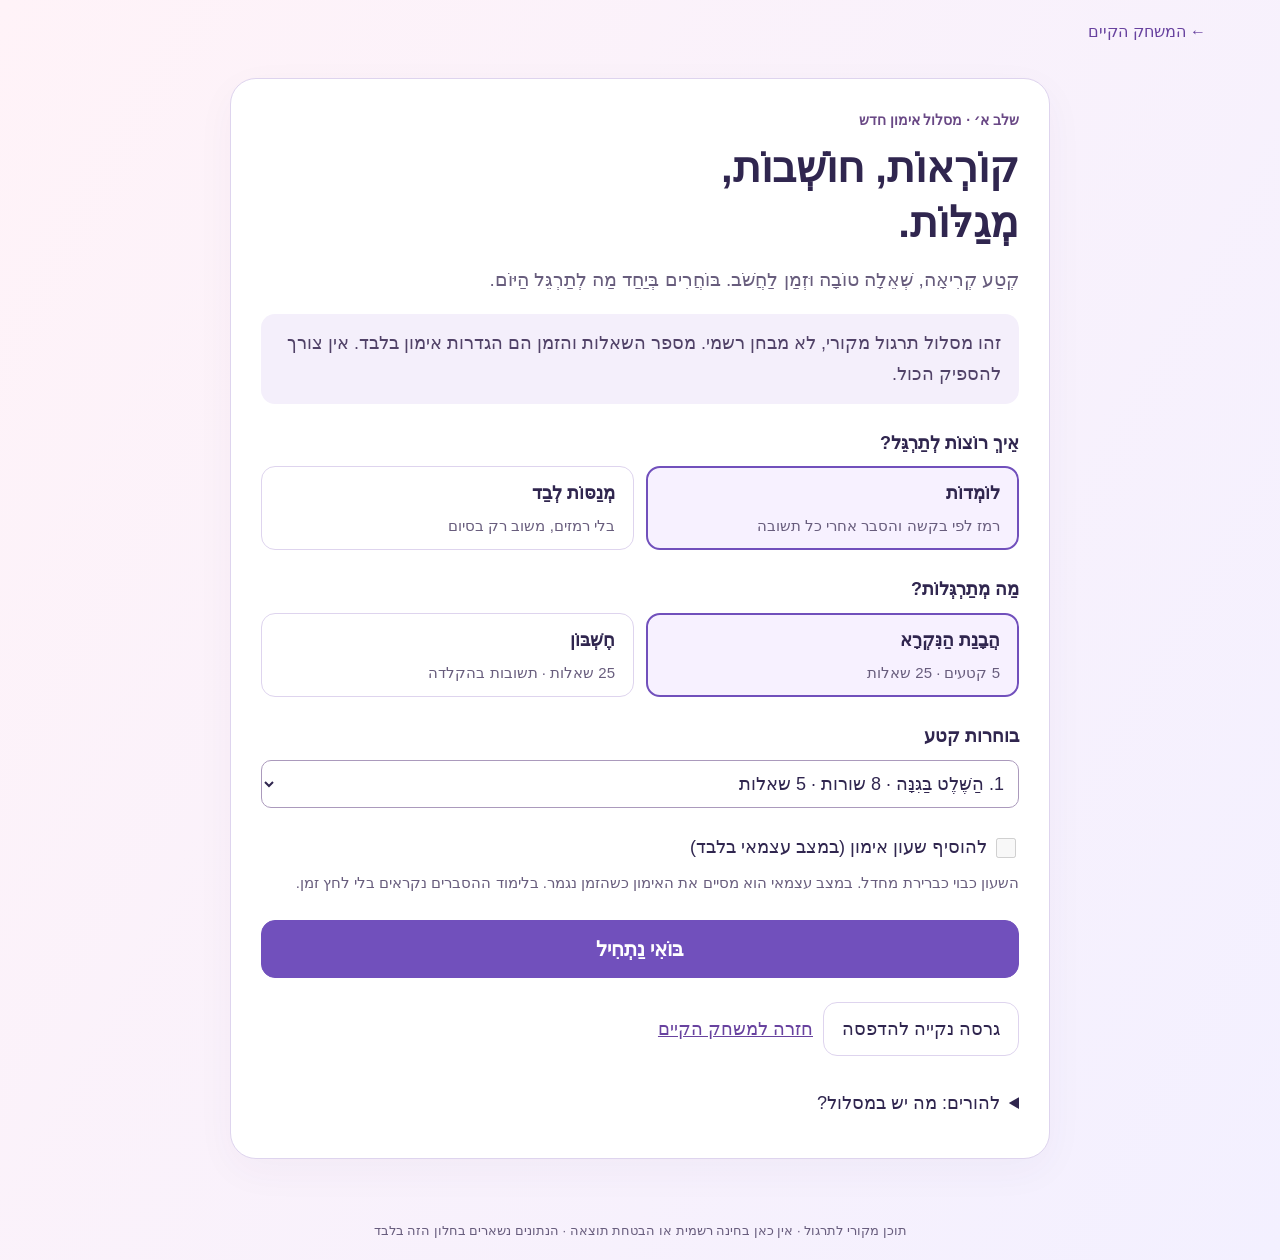
<file: stage-a.html>
<!doctype html><html lang="he" dir="rtl"><head><meta charset="utf-8"><meta name="viewport" content="width=device-width,initial-scale=1"><meta name="robots" content="noindex,nofollow"><title>שלב א׳ | קוראות, חושבות, מגלות</title><link rel="stylesheet" href="stage-a.css"></head><body><header class="top"><a href="index.html">← המשחק הקיים</a></header><main id="app"></main><footer>תוכן מקורי לתרגול · אין כאן בחינה רשמית או הבטחת תוצאה · הנתונים נשארים בחלון הזה בלבד</footer><script src="stage-a-data.js"></script><script src="stage-a-math.js"></script><script src="stage-a.js"></script></body></html>
</file>
<file: stage-a.css>
:root{--ink:#30264f;--muted:#685d7d;--purple:#7150bc;--pink:#e44384;--line:#ded4ee;--paper:#fff;--soft:#f4effb;--green:#186a50}*{box-sizing:border-box}body{margin:0;color:var(--ink);font:18px/1.7 Arial,'Noto Sans Hebrew',sans-serif;background:linear-gradient(120deg,#fff3f8,#f3f0ff);min-height:100vh}button,input,select{font:inherit}button,a,input,select{touch-action:manipulation}button{cursor:pointer;border:1px solid var(--line);background:white;color:var(--ink);border-radius:14px;padding:11px 18px;min-height:48px}button:hover{border-color:var(--purple);background:#f9f5ff}button:disabled{opacity:.5;cursor:default}button:focus-visible,a:focus-visible,input:focus-visible,select:focus-visible,summary:focus-visible{outline:3px solid #9269cf;outline-offset:3px}a{color:#68429f}.top,footer{max-width:1180px;margin:auto;padding:18px 24px;display:flex;justify-content:space-between;gap:12px;align-items:center}.top a{text-decoration:none;font-size:16px}.badge,.eyebrow{font-size:14px;color:#694885;font-weight:bold}.badge{background:#fff;padding:4px 12px;border:1px solid var(--line);border-radius:20px}main{max-width:1180px;margin:0 auto;padding:0 24px 28px}.intro{max-width:820px;margin:15px auto;background:var(--paper);border:1px solid var(--line);border-radius:26px;padding:30px;box-shadow:0 12px 40px #54336f0a}h1{font-size:clamp(28px,5vw,42px);line-height:1.3;margin:8px 0 14px}h2{line-height:1.4;font-size:25px;margin:10px 0 18px}h3{font-size:21px}p{margin:8px 0 16px}.lead{color:var(--muted);font-size:19px}.callout{background:var(--soft);border-radius:14px;padding:14px 18px;margin:18px 0;color:#514268}.group{margin:24px 0}label.label,.label{font-weight:bold;display:block;margin-bottom:8px}.choices{display:grid;grid-template-columns:1fr 1fr;gap:12px}.choice{text-align:right;display:flex;flex-direction:column;gap:4px}.choice small{font-size:15px;color:var(--muted);font-weight:normal}.choice[aria-pressed=true]{border:2px solid var(--purple);background:#f7f1ff;padding:10px 17px}.fields{display:grid;grid-template-columns:1fr 1fr;gap:18px}select,input[type=number]{border:1px solid #ab9abc;border-radius:10px;padding:10px;background:#fff;color:var(--ink);max-width:100%;min-height:48px}select{width:100%}.primary{background:var(--purple);color:white;border-color:var(--purple);font-weight:bold}.primary:hover{background:#5f3ca3;color:white}.start{width:100%;font-size:20px}.subtle{font-size:15px;color:var(--muted)}.actions{display:flex;gap:10px;flex-wrap:wrap;align-items:center}.tools{display:flex;justify-content:space-between;align-items:center;gap:12px;margin:8px 0 16px;flex-wrap:wrap}.meter{flex:1;min-width:180px}.meter progress{width:100%;height:9px;accent-color:var(--purple);display:block}.layout{display:grid;grid-template-columns:minmax(0,1.08fr) minmax(0,1fr);gap:22px;align-items:start}.layout.math{grid-template-columns:minmax(0,750px);justify-content:center}.card{background:#fff;border:1px solid var(--line);border-radius:22px;padding:24px;min-width:0}.reading-card{position:sticky;top:12px;max-height:calc(100vh - 28px);overflow:auto}.reading-lines{list-style:none;margin:0;padding:0;counter-reset:line}.reading-lines li{display:grid;grid-template-columns:24px minmax(0,1fr);gap:10px;padding:5px 0;line-height:1.9}.reading-lines .ln{font-size:12px;color:#8a7e9e;text-align:center;padding-top:5px;font-variant-numeric:tabular-nums}.reading-lines .lt{font-size:21px}.qtext{font-size:23px;line-height:1.8;margin:12px 0 20px}.options{display:grid;gap:10px}.option{display:flex;text-align:right;gap:12px;align-items:flex-start;line-height:1.8;padding:12px 14px}.option .letter{flex:none;background:#f0e9fb;border-radius:9px;min-width:28px;text-align:center;font-size:16px}.option[aria-pressed=true]{border:2px solid var(--purple);background:#f7f1ff;padding:11px 13px}.expr{direction:ltr;unicode-bidi:isolate;white-space:pre-line;font-size:28px;font-weight:bold;text-align:center;background:var(--soft);padding:18px 8px;border-radius:12px;margin:14px 0;line-height:1.8;font-family:Arial,'DejaVu Sans',sans-serif}.answerfield{width:190px;text-align:center;font-size:26px;direction:ltr}.nav{display:flex;justify-content:space-between;gap:10px;margin-top:22px;flex-wrap:wrap}.hint{background:#fff8e4;border-radius:12px;padding:14px;margin-top:12px}.feedback{border-radius:12px;padding:16px;margin-top:18px;line-height:1.8}.feedback.good{background:#eaf7ef;color:#17563e}.feedback.bad{background:#fff1f4;color:#7f2b47}.error{color:#a02e42;font-weight:bold;margin:8px 0}.qmap{display:flex;gap:7px;flex-wrap:wrap;margin:18px 0}.qmap button{min-width:42px;min-height:42px;padding:4px 9px;border-radius:10px;font-size:15px}.qmap .answered{background:#ede4fa}.qmap .current{outline:2px solid var(--purple)}.timing{font-variant-numeric:tabular-nums;color:#6a496e;white-space:nowrap}.confirm{padding:18px;background:#fff5da;border:1px solid #d7b965;border-radius:14px;margin-top:20px}.review-item{border-top:1px solid var(--line);padding:20px 0;break-inside:avoid}.result-grid{display:grid;grid-template-columns:1fr 1fr;gap:14px}.result-grid>div{padding:18px;border-radius:14px;background:var(--soft)}.result-grid strong{font-size:30px;display:block}details summary{cursor:pointer;min-height:48px;padding:8px 0}.printsheet{background:white;padding:25px;max-width:1000px;margin:auto}.print-q{border-top:1px solid #ccc;padding:16px 0;break-inside:avoid}.print-q ol{list-style-type:hebrew}.print-pass{break-before:page}.printsheet>p+.print-pass{break-before:auto}.printsheet .reading-lines{max-width:800px}.printline{display:block;margin:18px 0;letter-spacing:3px}footer{justify-content:center;color:var(--muted);font-size:13px;text-align:center}input[type=checkbox]{width:20px;height:20px;vertical-align:middle;accent-color:var(--purple)}.empty{border:1px dashed var(--line);padding:20px;border-radius:12px}.print-title{font-size:26px}.sr-status{min-height:1px}.sectioncount{font-size:14px;margin:8px 0;color:var(--muted)}@media(max-width:760px){body{font-size:17px}.top{padding:14px 16px;align-items:flex-start}.badge{font-size:11px}.top a{font-size:14px}main{padding:0 12px 20px}.intro{padding:23px 18px;margin-top:4px;border-radius:20px}.layout{grid-template-columns:1fr;gap:15px}.reading-card{position:static;max-height:36vh;overflow:auto;box-shadow:0 6px 15px #35204b12}.card{padding:19px 16px}.reading-lines .lt{font-size:20px}.reading-lines li{gap:7px;grid-template-columns:20px 1fr}.fields{grid-template-columns:1fr}.qtext{font-size:22px}.choice{font-size:17px}.choices{gap:8px}.choice small{font-size:13px}.nav button{padding:10px 12px}.result-grid{gap:8px}.result-grid>div{padding:12px}.expr{font-size:25px}.printsheet{padding:14px}.tools{padding:0 5px}.actions button{font-size:16px}.qmap{gap:6px}}@media print{@page{size:A4;margin:17mm}body{background:#fff!important;color:#000;font-size:13pt}.top,footer,.no-print{display:none!important}main{padding:0;max-width:none}.printsheet{padding:0;max-width:none}.printsheet h1{font-size:24pt}.printsheet h2{font-size:19pt}.printsheet .reading-lines .lt{font-size:14pt}.printsheet .reading-lines li{line-height:1.55;padding:2px 0}.print-q{font-size:13pt}.print-q .expr{font-size:18pt;background:#fff;border:1px solid #888;padding:8px}.print-q ol{line-height:1.8}.print-pass:not(:first-of-type){break-before:page}.reading-lines li{break-inside:avoid}.printsheet p{orphans:3;widows:3}}
</file>
